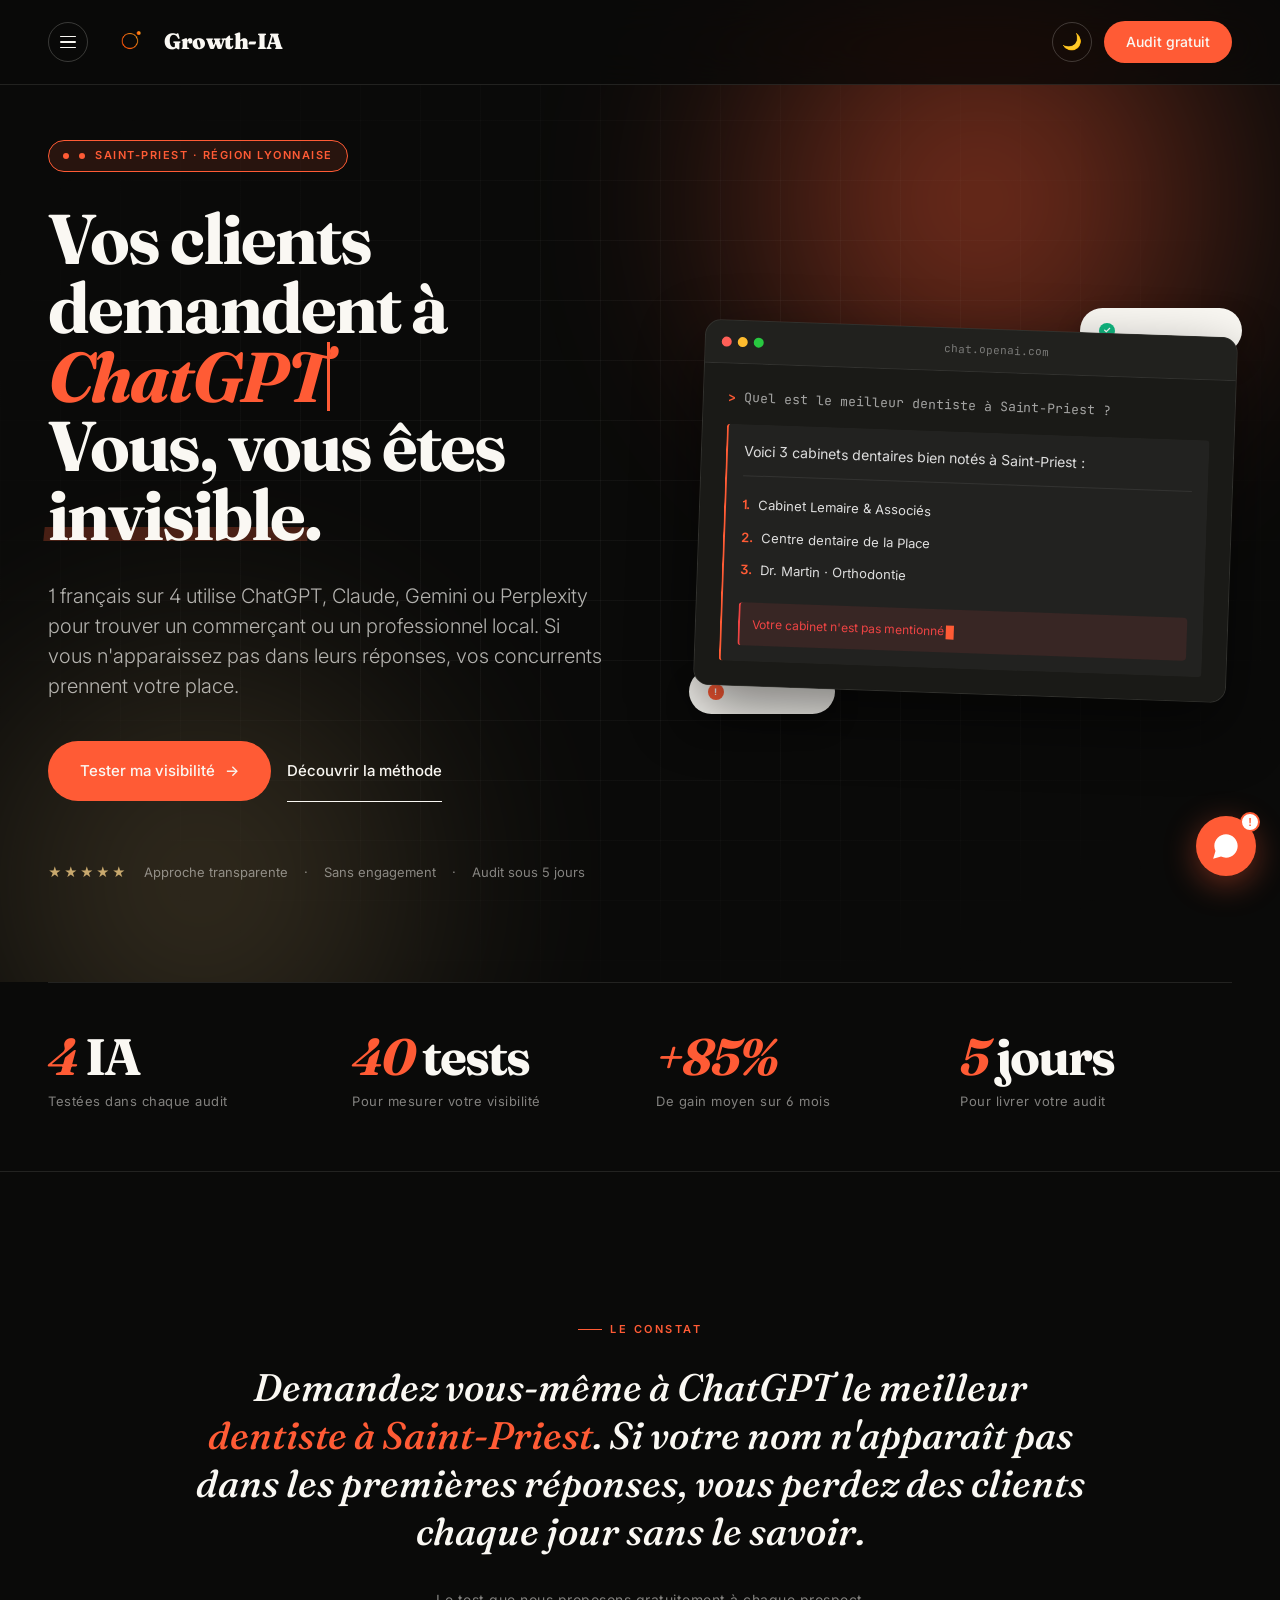
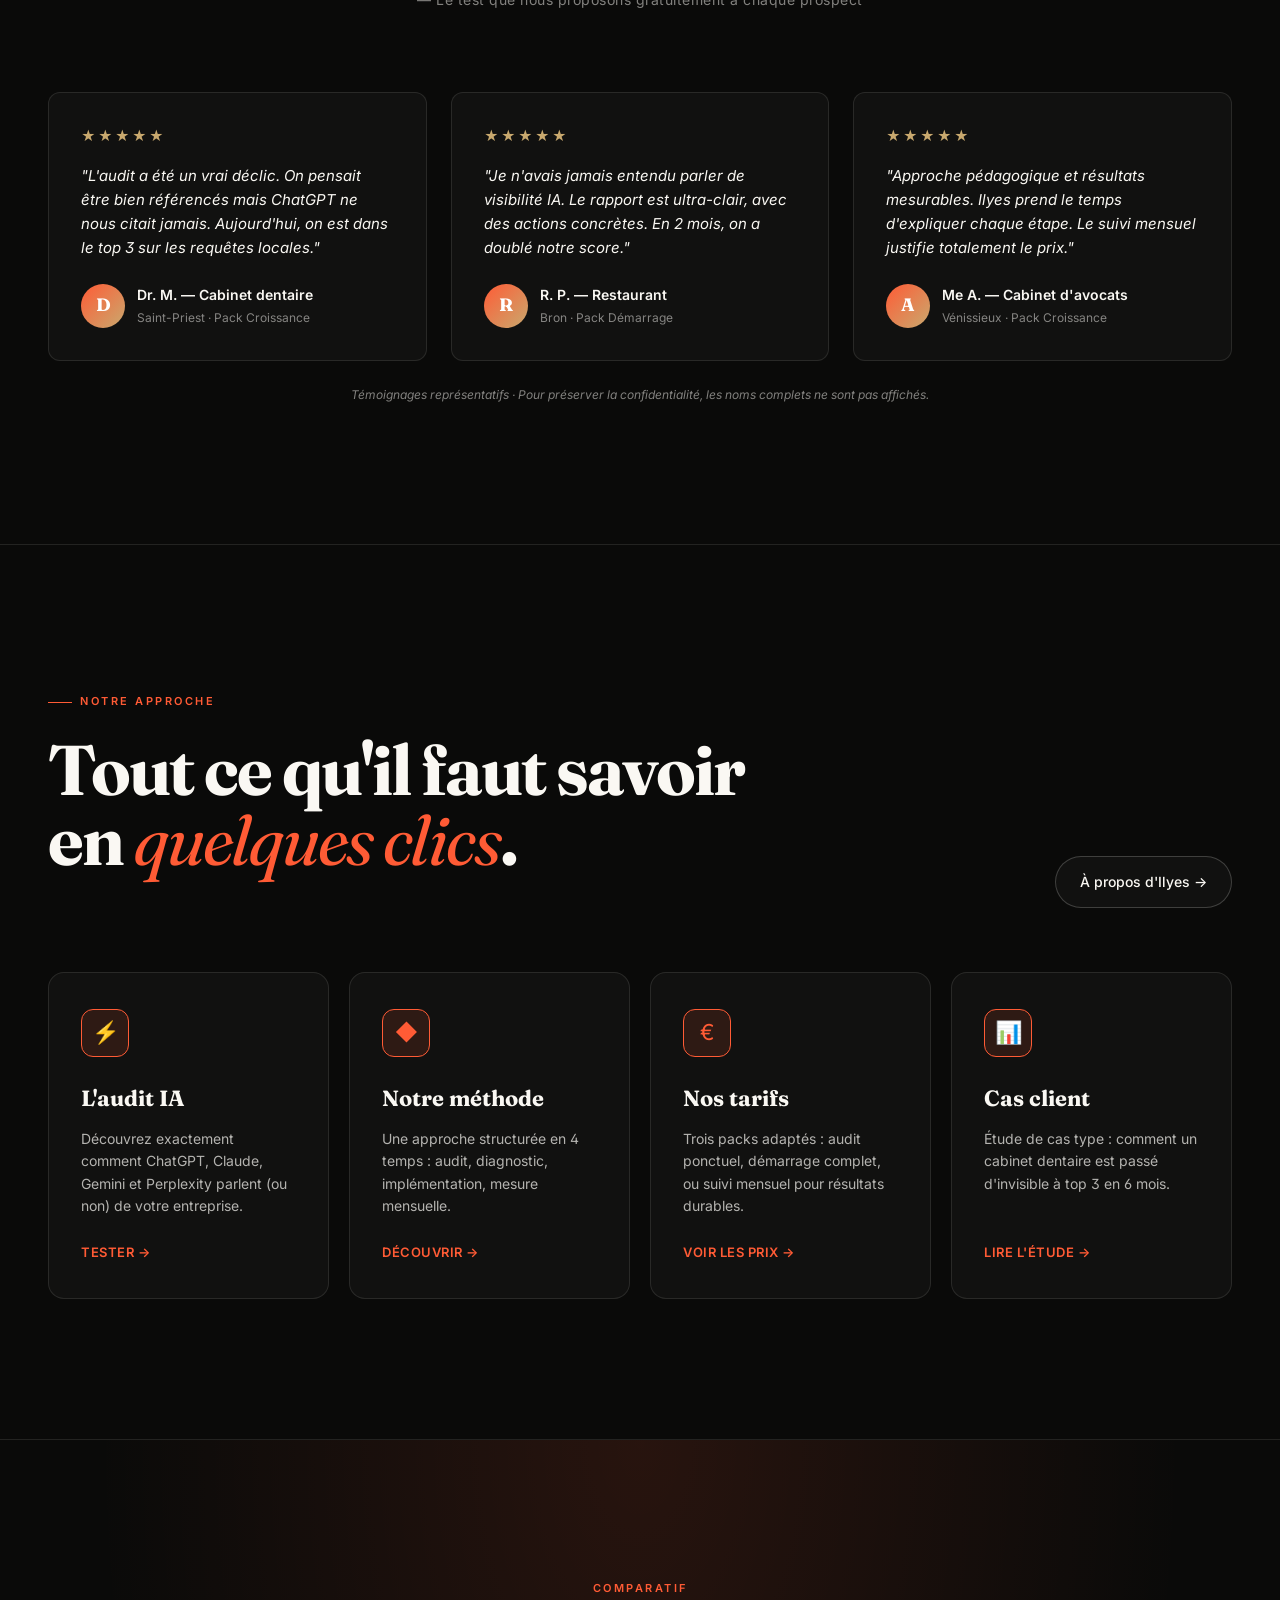
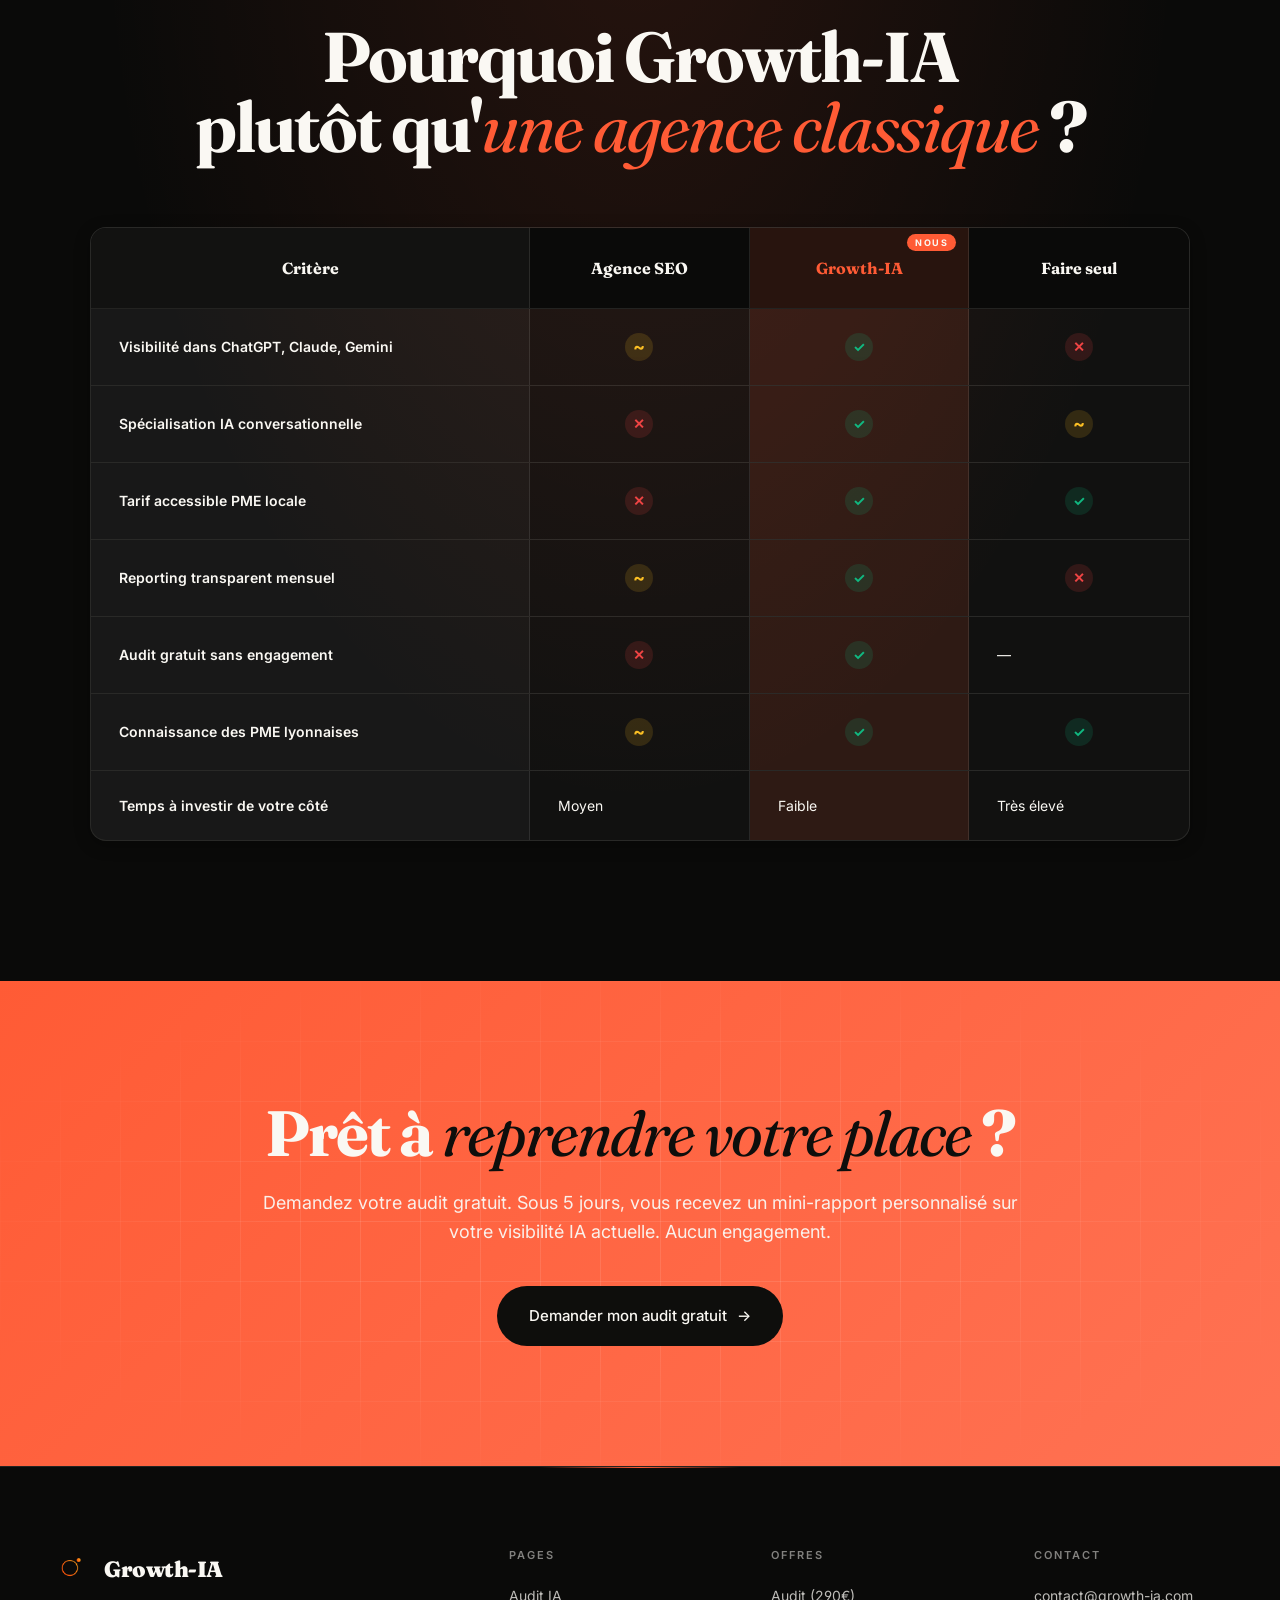
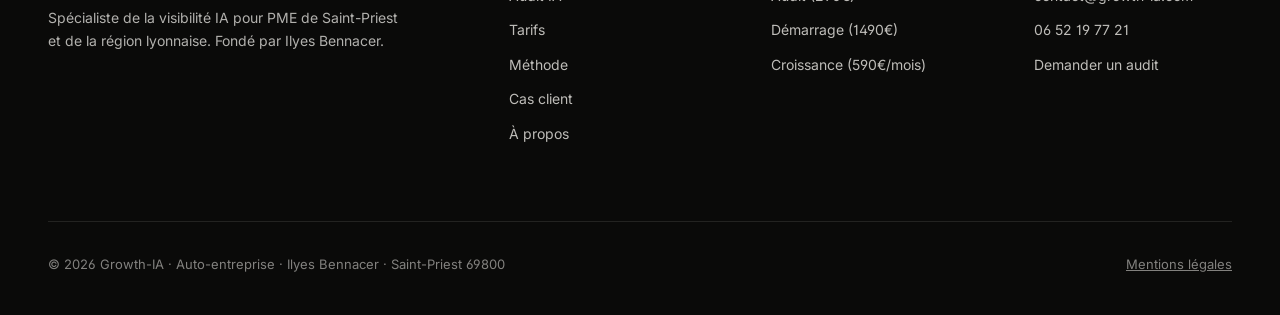
<file: index.html>
<!DOCTYPE html>
<html lang="fr">
<head>
<meta charset="UTF-8">
<meta name="viewport" content="width=device-width, initial-scale=1.0">
<title>Growth-IA — Visibilité IA pour PME à Saint-Priest et région lyonnaise</title>

<meta property="og:type" content="website">
<meta property="og:url" content="https://growth-ia.com/">
<meta property="og:title" content="Growth-IA — Visibilité IA pour PME à Saint-Priest et région lyonnaise">
<meta property="og:description" content="Audit et optimisation de votre visibilité dans ChatGPT, Claude, Gemini et Perplexity. Pour les PME de Saint-Priest.">
<meta property="og:image" content="https://growth-ia.com/assets/og-image.jpg">
<meta property="og:image:width" content="1200">
<meta property="og:image:height" content="630">
<meta property="og:site_name" content="Growth-IA">
<meta property="og:locale" content="fr_FR">

<meta name="twitter:card" content="summary_large_image">
<meta name="twitter:title" content="Growth-IA — Visibilité IA pour PME à Saint-Priest et région lyonnaise">
<meta name="twitter:description" content="Audit et optimisation de votre visibilité dans ChatGPT, Claude, Gemini et Perplexity. Pour les PME de Saint-Priest.">
<meta name="twitter:image" content="https://growth-ia.com/assets/og-image.jpg">

<meta name="description" content="Audit et optimisation de votre visibilité dans ChatGPT, Claude, Gemini et Perplexity. Pour les PME de Saint-Priest et de la région lyonnaise.">

<link rel="icon" type="image/png" sizes="32x32" href="assets/favicon.png">
<link rel="icon" type="image/png" sizes="16x16" href="assets/favicon.png">
<link rel="apple-touch-icon" sizes="180x180" href="assets/favicon.png">

<script type="application/ld+json">
{
  "@context": "https://schema.org",
  "@type": "ProfessionalService",
  "name": "Growth-IA",
  "description": "Spécialiste de la visibilité IA pour PME. Audit et optimisation de votre présence dans ChatGPT, Claude, Gemini et Perplexity.",
  "founder": {
    "@type": "Person",
    "name": "Ilyes Bennacer"
  },
  "address": {
    "@type": "PostalAddress",
    "streetAddress": "Rue des Pives",
    "addressLocality": "Saint-Priest",
    "postalCode": "69800",
    "addressCountry": "FR"
  },
  "areaServed": ["Saint-Priest", "Lyon", "Bron", "Vénissieux", "Mions", "Chassieu"],
  "telephone": "+33652197721",
  "email": "contact@growth-ia.com",
  "priceRange": "€€",
  "url": "https://growth-ia.com"
}
</script>

<link rel="preconnect" href="https://fonts.googleapis.com">
<link rel="preconnect" href="https://fonts.gstatic.com" crossorigin>
<link href="https://fonts.googleapis.com/css2?family=Fraunces:opsz,wght@9..144,400;9..144,500;9..144,700;9..144,900&family=Inter:wght@300;400;500;600&family=JetBrains+Mono:wght@400;500&display=swap" rel="stylesheet">
<link rel="stylesheet" href="styles.css">

<style>
/* HERO V4 — IMMERSIF */
.hero {
  min-height: 100vh;
  padding: 140px 48px 100px;
  position: relative;
  display: flex;
  align-items: center;
  background: var(--bg);
  overflow: hidden;
}
.hero-bg-grid {
  position: absolute;
  inset: 0;
  background-image: 
    linear-gradient(var(--grid) 1px, transparent 1px),
    linear-gradient(90deg, var(--grid) 1px, transparent 1px);
  background-size: 60px 60px;
  pointer-events: none;
  mask-image: radial-gradient(ellipse at center, black 30%, transparent 80%);
}
.hero-bg-orb {
  position: absolute;
  width: 800px;
  height: 800px;
  border-radius: 50%;
  pointer-events: none;
  filter: blur(80px);
  opacity: 0.5;
}
.hero-bg-orb-1 {
  top: -200px;
  right: -100px;
  background: radial-gradient(circle, var(--accent), transparent 60%);
  animation: orbFloat1 20s ease-in-out infinite;
}
.hero-bg-orb-2 {
  bottom: -300px;
  left: -200px;
  background: radial-gradient(circle, var(--gold), transparent 60%);
  opacity: 0.25;
  animation: orbFloat2 25s ease-in-out infinite;
}
@keyframes orbFloat1 {
  0%, 100% { transform: translate(0, 0) scale(1); }
  50% { transform: translate(-40px, 40px) scale(1.1); }
}
@keyframes orbFloat2 {
  0%, 100% { transform: translate(0, 0) scale(1); }
  50% { transform: translate(60px, -40px) scale(0.9); }
}

.hero-content {
  max-width: 1440px;
  margin: 0 auto;
  width: 100%;
  position: relative;
  z-index: 1;
  display: grid;
  grid-template-columns: 1.1fr 1fr;
  gap: 64px;
  align-items: center;
}

.hero-left { position: relative; }

.eyebrow {
  display: inline-flex;
  align-items: center;
  gap: 10px;
  padding: 6px 14px;
  background: var(--accent-soft);
  border: 1px solid var(--accent);
  color: var(--accent);
  border-radius: 100px;
  font-size: 11px;
  font-weight: 600;
  letter-spacing: 1.5px;
  text-transform: uppercase;
  margin-bottom: 32px;
}
.eyebrow::before {
  content: '';
  width: 6px; height: 6px;
  background: var(--accent);
  border-radius: 50%;
  animation: pulse 2s infinite;
}
.eyebrow .live-dot {
  display: inline-block;
  width: 6px; height: 6px;
  background: var(--accent);
  border-radius: 50%;
}

h1.hero-title {
  font-family: 'Fraunces', serif;
  font-size: clamp(40px, 5.5vw, 72px);
  font-weight: 700;
  line-height: 0.98;
  letter-spacing: -2px;
  margin-bottom: 32px;
  color: var(--ink);
}
h1.hero-title em {
  font-style: italic;
  color: var(--accent);
  font-weight: 400;
}
h1.hero-title .underline {
  position: relative;
  display: inline-block;
}
h1.hero-title .underline::after {
  content: '';
  position: absolute;
  bottom: 8px; left: -4px; right: -4px;
  height: 14px;
  background: var(--accent);
  opacity: 0.25;
  z-index: -1;
  transform: skewX(-6deg);
}
.typewriter {
  color: var(--accent);
  font-style: italic;
  border-right: 3px solid var(--accent);
  animation: blink 0.8s step-end infinite;
  display: inline-block;
}
@keyframes blink { 50% { border-color: transparent; } }

.hero-subtitle {
  font-size: 20px;
  line-height: 1.5;
  max-width: 560px;
  color: var(--ink-soft);
  margin-bottom: 40px;
  font-weight: 300;
}

.hero-ctas {
  display: flex;
  gap: 16px;
  flex-wrap: wrap;
  align-items: center;
  margin-bottom: 60px;
}

.hero-trust {
  display: flex;
  align-items: center;
  gap: 16px;
  font-size: 13px;
  color: var(--ink-mute);
  flex-wrap: wrap;
}
.hero-trust .stars { color: var(--gold); letter-spacing: 2px; }
.hero-trust .divider { color: var(--ink-mute); }

/* HERO RIGHT — MOCKUP CHATGPT */
.hero-right {
  position: relative;
}
.chatgpt-mockup {
  background: #1a1a17;
  border: 1px solid var(--border);
  border-radius: 16px;
  padding: 0;
  box-shadow: 0 24px 60px rgba(0,0,0,0.5);
  overflow: hidden;
  transform: rotate(2deg);
  transition: transform 0.4s;
}
.chatgpt-mockup:hover { transform: rotate(0deg) scale(1.02); }

.chatgpt-header {
  padding: 12px 16px;
  background: rgba(255,255,255,0.03);
  border-bottom: 1px solid rgba(255,255,255,0.08);
  display: flex;
  align-items: center;
  gap: 8px;
}
.chatgpt-header-dots { display: flex; gap: 6px; }
.chatgpt-header-dots span {
  width: 10px; height: 10px;
  border-radius: 50%;
  background: rgba(255,255,255,0.2);
}
.chatgpt-header-dots span:first-child { background: #ff5f57; }
.chatgpt-header-dots span:nth-child(2) { background: #febc2e; }
.chatgpt-header-dots span:nth-child(3) { background: #28c840; }
.chatgpt-header-title {
  flex: 1;
  text-align: center;
  font-size: 11px;
  color: rgba(255,255,255,0.4);
  font-family: 'JetBrains Mono', monospace;
}

.chatgpt-body {
  padding: 24px;
  background: #1a1a17;
  color: rgba(255,255,255,0.95);
}

.chatgpt-question {
  font-family: 'JetBrains Mono', monospace;
  font-size: 13px;
  color: rgba(255,255,255,0.6);
  margin-bottom: 16px;
  display: flex;
  gap: 8px;
}
.chatgpt-question::before {
  content: '>';
  color: var(--accent);
  font-weight: bold;
}

.chatgpt-answer {
  background: rgba(255,255,255,0.04);
  border-left: 2px solid var(--accent);
  padding: 16px;
  border-radius: 4px;
  font-size: 14px;
  line-height: 1.6;
  color: rgba(255,255,255,0.85);
}
.chatgpt-answer-typing {
  display: inline-block;
  width: 8px;
  height: 14px;
  background: var(--accent);
  vertical-align: middle;
  margin-left: 2px;
  animation: blink 0.8s step-end infinite;
}
.chatgpt-recommendations {
  margin-top: 12px;
  padding-top: 12px;
  border-top: 1px solid rgba(255,255,255,0.08);
}
.chatgpt-rec-item {
  padding: 6px 0;
  font-size: 13px;
  display: flex;
  gap: 8px;
}
.chatgpt-rec-item .num { color: var(--accent); font-weight: 600; }
.chatgpt-rec-item.highlighted {
  background: var(--accent-soft);
  margin: 0 -8px;
  padding: 8px;
  border-radius: 4px;
  border-left: 2px solid var(--accent);
}
.chatgpt-rec-item.highlighted::after {
  content: '← VOUS';
  font-size: 9px;
  letter-spacing: 1px;
  color: var(--accent);
  font-weight: 700;
  margin-left: auto;
  align-self: center;
}

/* Floating tag */
.float-tag {
  position: absolute;
  background: var(--ink);
  color: var(--paper);
  padding: 12px 18px;
  border-radius: 100px;
  font-size: 12px;
  font-weight: 500;
  display: flex;
  align-items: center;
  gap: 8px;
  box-shadow: 0 12px 24px rgba(0,0,0,0.3);
  border: 1px solid var(--border-strong);
  animation: floatTag 4s ease-in-out infinite;
}
.float-tag-1 {
  top: -20px;
  right: -10px;
  animation-delay: 0s;
}
.float-tag-2 {
  bottom: -20px;
  left: -10px;
  animation-delay: 1s;
}
@keyframes floatTag {
  0%, 100% { transform: translateY(0); }
  50% { transform: translateY(-8px); }
}
.float-tag .icon {
  width: 16px;
  height: 16px;
  background: var(--green);
  border-radius: 50%;
  display: flex;
  align-items: center;
  justify-content: center;
  color: white;
  font-size: 9px;
  font-weight: bold;
}
.float-tag .icon.warn { background: var(--accent); }

/* HERO STATS */
.hero-stats {
  display: grid;
  grid-template-columns: repeat(4, 1fr);
  gap: 32px;
  padding-top: 48px;
  border-top: 1px solid var(--border);
  position: relative;
  z-index: 1;
  max-width: 1280px;
  margin: 0 auto;
}
.stat .num {
  font-family: 'Fraunces', serif;
  font-size: clamp(36px, 4vw, 56px);
  font-weight: 700;
  letter-spacing: -2px;
  line-height: 1;
}
.stat .num em { color: var(--accent); font-style: italic; }
.stat .lbl {
  font-size: 13px;
  color: var(--ink-mute);
  margin-top: 8px;
  letter-spacing: 0.5px;
}

/* SECTION SOCIAL PROOF */
.proof-section {
  padding: 140px 48px;
  background: var(--bg);
  position: relative;
  border-top: 1px solid var(--border);
}
.proof-content { max-width: 1200px; margin: 0 auto; }

.proof-quote {
  text-align: center;
  margin-bottom: 80px;
}
.proof-quote blockquote {
  font-family: 'Fraunces', serif;
  font-size: clamp(28px, 3vw, 44px);
  line-height: 1.25;
  font-style: italic;
  font-weight: 500;
  max-width: 900px;
  margin: 0 auto 32px;
  color: var(--ink);
}
.proof-quote blockquote em { color: var(--accent); }
.proof-quote cite {
  font-style: normal;
  font-size: 14px;
  color: var(--ink-mute);
  letter-spacing: 0.5px;
}

.testimonials-grid {
  display: grid;
  grid-template-columns: repeat(auto-fit, minmax(320px, 1fr));
  gap: 24px;
  margin-top: 64px;
}
.testimonial {
  background: var(--bg-card);
  border: 1px solid var(--border);
  border-radius: 12px;
  padding: 32px;
  transition: all 0.4s;
  position: relative;
}
.testimonial:hover {
  border-color: var(--accent);
  transform: translateY(-4px);
  box-shadow: var(--shadow-card);
}
.testimonial-stars {
  color: var(--gold);
  font-size: 14px;
  letter-spacing: 2px;
  margin-bottom: 16px;
}
.testimonial-text {
  font-size: 15px;
  line-height: 1.6;
  color: var(--ink);
  margin-bottom: 24px;
  font-style: italic;
}
.testimonial-author {
  display: flex;
  align-items: center;
  gap: 12px;
}
.testimonial-avatar {
  width: 44px;
  height: 44px;
  border-radius: 50%;
  background: linear-gradient(135deg, var(--accent), var(--gold));
  display: flex;
  align-items: center;
  justify-content: center;
  color: white;
  font-family: 'Fraunces', serif;
  font-weight: 700;
  font-size: 18px;
}
.testimonial-author-info .name {
  font-weight: 600;
  font-size: 14px;
  color: var(--ink);
}
.testimonial-author-info .role {
  font-size: 12px;
  color: var(--ink-mute);
  margin-top: 2px;
}
.testimonial-disclaimer {
  text-align: center;
  margin-top: 24px;
  font-size: 12px;
  color: var(--ink-mute);
  font-style: italic;
}

/* SECTION OFFRES (4 cartes) */
.offers-section {
  padding: 140px 48px;
  background: var(--bg);
  border-top: 1px solid var(--border);
}
.offers-content { max-width: 1280px; margin: 0 auto; }
.offers-header {
  display: flex;
  justify-content: space-between;
  align-items: end;
  margin-bottom: 64px;
  flex-wrap: wrap;
  gap: 24px;
}
.offers-header-text { flex: 1; min-width: 300px; }
.offers-header-cta { font-size: 14px; }

.cards-grid {
  display: grid;
  grid-template-columns: repeat(auto-fit, minmax(260px, 1fr));
  gap: 20px;
}
.preview-card {
  background: var(--bg-card);
  border: 1px solid var(--border);
  border-radius: 16px;
  padding: 36px 32px;
  transition: all 0.4s cubic-bezier(0.4,0,0.2,1);
  text-decoration: none;
  color: var(--ink);
  display: flex;
  flex-direction: column;
  position: relative;
  overflow: hidden;
}
.preview-card::before {
  content: '';
  position: absolute;
  top: 0; left: 0;
  width: 100%; height: 3px;
  background: var(--accent);
  transform: scaleX(0);
  transform-origin: left;
  transition: transform 0.5s;
}
.preview-card:hover::before { transform: scaleX(1); }
.preview-card:hover {
  transform: translateY(-6px);
  border-color: var(--accent);
  box-shadow: var(--shadow-card);
  background: color-mix(in srgb, var(--bg-card) 80%, var(--accent) 5%);
}
.preview-card-icon {
  width: 48px;
  height: 48px;
  border-radius: 12px;
  background: var(--accent-soft);
  display: flex;
  align-items: center;
  justify-content: center;
  margin-bottom: 24px;
  color: var(--accent);
  font-size: 22px;
  border: 1px solid var(--accent);
}
.preview-card h3 {
  font-family: 'Fraunces', serif;
  font-size: 22px;
  margin-bottom: 12px;
  font-weight: 700;
  color: var(--ink);
}
.preview-card p {
  color: var(--ink-soft);
  font-size: 14px;
  line-height: 1.6;
  margin-bottom: 24px;
  flex: 1;
}
.preview-card-link {
  font-size: 13px;
  font-weight: 600;
  color: var(--accent);
  letter-spacing: 0.5px;
  text-transform: uppercase;
  display: inline-flex;
  align-items: center;
  gap: 8px;
  transition: gap 0.3s;
}
.preview-card:hover .preview-card-link { gap: 14px; }

/* SECTION COMPARATIF */
.compare-section {
  padding: 140px 48px;
  background: var(--bg);
  border-top: 1px solid var(--border);
  position: relative;
}
.compare-section::before {
  content: '';
  position: absolute;
  inset: 0;
  background: radial-gradient(ellipse at top, var(--accent-soft), transparent 60%);
  pointer-events: none;
}
.compare-content { max-width: 1100px; margin: 0 auto; position: relative; }

.compare-table {
  background: var(--bg-card);
  border: 1px solid var(--border);
  border-radius: 16px;
  overflow: hidden;
  margin-top: 64px;
  box-shadow: var(--shadow-card);
}
.compare-row {
  display: grid;
  grid-template-columns: 2fr 1fr 1fr 1fr;
  border-bottom: 1px solid var(--border);
}
.compare-row:last-child { border-bottom: none; }
.compare-row.header {
  background: var(--bg);
}
.compare-cell {
  padding: 24px 28px;
  font-size: 14px;
  line-height: 1.5;
  border-right: 1px solid var(--border);
  display: flex;
  align-items: center;
}
.compare-cell:last-child { border-right: none; }
.compare-cell.label {
  font-weight: 600;
  color: var(--ink);
  background: var(--bg-card);
}
.compare-row.header .compare-cell {
  font-family: 'Fraunces', serif;
  font-size: 16px;
  font-weight: 700;
  text-align: center;
  justify-content: center;
  padding: 28px 24px;
  color: var(--ink);
}
.compare-row.header .compare-cell.featured {
  background: var(--accent-soft);
  color: var(--accent);
  position: relative;
}
.compare-row.header .compare-cell.featured::after {
  content: 'NOUS';
  position: absolute;
  top: 6px;
  right: 12px;
  background: var(--accent);
  color: var(--paper);
  font-size: 9px;
  letter-spacing: 1.5px;
  padding: 2px 8px;
  border-radius: 100px;
  font-family: 'Inter', sans-serif;
  font-weight: 700;
}
.compare-cell.featured {
  background: var(--accent-soft);
}
.compare-icon {
  display: inline-flex;
  align-items: center;
  justify-content: center;
  width: 28px;
  height: 28px;
  border-radius: 50%;
  font-weight: bold;
  margin-right: auto;
  margin-left: auto;
}
.compare-icon.yes {
  background: rgba(16,185,129,0.15);
  color: #10b981;
}
.compare-icon.no {
  background: rgba(239,68,68,0.15);
  color: #ef4444;
}
.compare-icon.partial {
  background: rgba(251,191,36,0.15);
  color: #fbbf24;
  font-size: 18px;
}

/* CTA FINAL */
.cta-final {
  background: linear-gradient(135deg, var(--accent), #ff7253);
  padding: 120px 48px;
  text-align: center;
  position: relative;
  overflow: hidden;
}
.cta-final::before {
  content: '';
  position: absolute;
  inset: 0;
  background-image: 
    linear-gradient(rgba(255,255,255,0.1) 1px, transparent 1px),
    linear-gradient(90deg, rgba(255,255,255,0.1) 1px, transparent 1px);
  background-size: 60px 60px;
  pointer-events: none;
  mask-image: radial-gradient(ellipse at center, black 30%, transparent 80%);
}
.cta-final-content { position: relative; z-index: 1; max-width: 800px; margin: 0 auto; }
.cta-final h2 {
  color: #faf8f3;
  margin-bottom: 24px;
  font-size: clamp(40px, 5vw, 64px);
}
.cta-final h2 em { color: #0e0e0c; font-style: italic; }
.cta-final p {
  font-size: 18px;
  color: rgba(250,248,243,0.95);
  margin-bottom: 40px;
}
.cta-final .btn-primary {
  background: #0e0e0c;
  color: #faf8f3;
}
.cta-final .btn-primary:hover {
  background: #2a2a25;
  box-shadow: 0 16px 40px rgba(0,0,0,0.3);
}

/* RESPONSIVE */
@media (max-width: 1024px) {
  .hero-content { grid-template-columns: 1fr; gap: 60px; }
  .hero-right { order: -1; max-width: 480px; }
  .hero-stats { grid-template-columns: repeat(2, 1fr); gap: 32px; }
}
@media (max-width: 768px) {
  .hero { padding: 120px 20px 60px; }
  .hero-stats { padding-top: 32px; margin-top: 48px; }
  .stat .num { font-size: 36px; }
  .proof-section, .offers-section, .compare-section, .cta-final { padding-left: 20px; padding-right: 20px; }
  .proof-section, .offers-section, .compare-section { padding-top: 80px; padding-bottom: 80px; }
  .cta-final { padding-top: 80px; padding-bottom: 80px; }
  .compare-row { grid-template-columns: 1.5fr 1fr 1fr 1fr; }
  .compare-cell { padding: 16px 12px; font-size: 12px; }
  .compare-cell.label { font-size: 13px; }
}
</style>
</head>
<body>

<div class="scroll-progress" id="scrollProgress"></div>

<!-- NAVIGATION -->
<nav id="nav">
  <div class="nav-left">
    <button class="menu-toggle" aria-label="Ouvrir le menu">
      <span class="menu-toggle-icon"><span></span><span></span><span></span></span>
    </button>
    <a href="/" class="logo"><img src="assets/logo-symbole.png" alt="Growth-IA" class="logo-img"><span class="logo-text">Growth-IA</span></a>
  </div>
  <div class="nav-actions">
    <button class="theme-toggle" id="themeToggle" aria-label="Changer de thème">
      <span class="icon-moon">🌙</span>
      <span class="icon-sun">☀️</span>
    </button>
    <a href="/contact" class="cta-nav">Audit gratuit</a>
  </div>
</nav>

<div class="nav-overlay" id="navOverlay"></div>

<aside class="nav-panel" id="navPanel">
  <ul class="nav-links">
    <li><a href="/" class="active">Accueil</a></li>
    <li><a href="/audit">Audit IA</a></li>
    <li><a href="/tarifs">Tarifs</a></li>
    <li><a href="/methode">Méthode</a></li>
    <li><a href="/cas-client">Cas client</a></li>
    <li><a href="/blog">Blog</a></li>
    <li><a href="/apropos">À propos</a></li>
    <li><a href="/contact">Contact</a></li>
  </ul>
  <div class="nav-panel-footer">
    <div class="nav-panel-footer-label">Contact direct</div>
    <div class="nav-panel-footer-contact">
      <a href="mailto:contact@growth-ia.com">contact@growth-ia.com</a>
      <a href="tel:0652197721">06 52 19 77 21</a>
      <a href="https://growth-ia.com">growth-ia.com</a>
    </div>
  </div>
</aside>

<!-- HERO -->
<section class="hero">
  <div class="hero-bg-orb hero-bg-orb-1"></div>
  <div class="hero-bg-orb hero-bg-orb-2"></div>
  <div class="hero-bg-grid"></div>
  
  <div class="hero-content">
    <div class="hero-left">
      <div class="eyebrow fade-in">
        <span class="live-dot"></span>
        Saint-Priest · Région lyonnaise
      </div>
      
      <h1 class="hero-title fade-in">
        Vos clients<br>
        demandent à <span class="typewriter" id="typewriter">ChatGPT</span><br>
        Vous, vous êtes<br>
        <span class="underline">invisible</span>.
      </h1>
      
      <p class="hero-subtitle fade-in">
        1 français sur 4 utilise ChatGPT, Claude, Gemini ou Perplexity pour trouver un commerçant ou un professionnel local. Si vous n'apparaissez pas dans leurs réponses, vos concurrents prennent votre place.
      </p>
      
      <div class="hero-ctas fade-in">
        <a href="/audit" class="btn-primary">
          Tester ma visibilité
          <span>→</span>
        </a>
        <a href="/methode" class="btn-secondary">Découvrir la méthode</a>
      </div>
      
      <div class="hero-trust fade-in">
        <span class="stars">★★★★★</span>
        <span>Approche transparente</span>
        <span class="divider">·</span>
        <span>Sans engagement</span>
        <span class="divider">·</span>
        <span>Audit sous 5 jours</span>
      </div>
    </div>
    
    <div class="hero-right fade-in">
      <div class="float-tag float-tag-1">
        <span class="icon">✓</span>
        Cité par ChatGPT
      </div>
      <div class="float-tag float-tag-2">
        <span class="icon warn">!</span>
        Vous : invisible
      </div>
      
      <div class="chatgpt-mockup">
        <div class="chatgpt-header">
          <div class="chatgpt-header-dots">
            <span></span><span></span><span></span>
          </div>
          <div class="chatgpt-header-title">chat.openai.com</div>
        </div>
        <div class="chatgpt-body">
          <div class="chatgpt-question">
            Quel est le meilleur dentiste à Saint-Priest ?
          </div>
          <div class="chatgpt-answer">
            Voici 3 cabinets dentaires bien notés à Saint-Priest :
            <div class="chatgpt-recommendations">
              <div class="chatgpt-rec-item"><span class="num">1.</span><span>Cabinet Lemaire & Associés</span></div>
              <div class="chatgpt-rec-item"><span class="num">2.</span><span>Centre dentaire de la Place</span></div>
              <div class="chatgpt-rec-item"><span class="num">3.</span><span>Dr. Martin · Orthodontie</span></div>
            </div>
            <div style="margin-top: 16px; padding: 12px; background: rgba(239,68,68,0.1); border-left: 2px solid #ef4444; border-radius: 4px; font-size: 12px; color: #ef4444;">
              Votre cabinet n'est pas mentionné<span class="chatgpt-answer-typing"></span>
            </div>
          </div>
        </div>
      </div>
    </div>
  </div>
</section>

<!-- HERO STATS BAR -->
<section style="background: var(--bg); padding: 0 48px 60px;">
  <div class="hero-stats">
    <div class="stat fade-in">
      <div class="num"><em>4</em> IA</div>
      <div class="lbl">Testées dans chaque audit</div>
    </div>
    <div class="stat fade-in">
      <div class="num"><em>40</em> tests</div>
      <div class="lbl">Pour mesurer votre visibilité</div>
    </div>
    <div class="stat fade-in">
      <div class="num"><em>+85%</em></div>
      <div class="lbl">De gain moyen sur 6 mois</div>
    </div>
    <div class="stat fade-in">
      <div class="num"><em>5</em> jours</div>
      <div class="lbl">Pour livrer votre audit</div>
    </div>
  </div>
</section>

<!-- SECTION SOCIAL PROOF -->
<section class="proof-section">
  <div class="proof-content">
    <div class="proof-quote">
      <div class="section-label fade-in">Le constat</div>
      <blockquote class="fade-in">
        Demandez vous-même à ChatGPT le meilleur <em>dentiste à Saint-Priest</em>. Si votre nom n'apparaît pas dans les premières réponses, vous perdez des clients chaque jour sans le savoir.
      </blockquote>
      <cite class="fade-in">— Le test que nous proposons gratuitement à chaque prospect</cite>
    </div>
    
    <div class="testimonials-grid">
      <div class="testimonial fade-in">
        <div class="testimonial-stars">★★★★★</div>
        <p class="testimonial-text">
          "L'audit a été un vrai déclic. On pensait être bien référencés mais ChatGPT ne nous citait jamais. Aujourd'hui, on est dans le top 3 sur les requêtes locales."
        </p>
        <div class="testimonial-author">
          <div class="testimonial-avatar">D</div>
          <div class="testimonial-author-info">
            <div class="name">Dr. M. — Cabinet dentaire</div>
            <div class="role">Saint-Priest · Pack Croissance</div>
          </div>
        </div>
      </div>
      <div class="testimonial fade-in">
        <div class="testimonial-stars">★★★★★</div>
        <p class="testimonial-text">
          "Je n'avais jamais entendu parler de visibilité IA. Le rapport est ultra-clair, avec des actions concrètes. En 2 mois, on a doublé notre score."
        </p>
        <div class="testimonial-author">
          <div class="testimonial-avatar">R</div>
          <div class="testimonial-author-info">
            <div class="name">R. P. — Restaurant</div>
            <div class="role">Bron · Pack Démarrage</div>
          </div>
        </div>
      </div>
      <div class="testimonial fade-in">
        <div class="testimonial-stars">★★★★★</div>
        <p class="testimonial-text">
          "Approche pédagogique et résultats mesurables. Ilyes prend le temps d'expliquer chaque étape. Le suivi mensuel justifie totalement le prix."
        </p>
        <div class="testimonial-author">
          <div class="testimonial-avatar">A</div>
          <div class="testimonial-author-info">
            <div class="name">Me A. — Cabinet d'avocats</div>
            <div class="role">Vénissieux · Pack Croissance</div>
          </div>
        </div>
      </div>
    </div>
    <p class="testimonial-disclaimer">Témoignages représentatifs · Pour préserver la confidentialité, les noms complets ne sont pas affichés.</p>
  </div>
</section>

<!-- SECTION OFFRES (4 cartes) -->
<section class="offers-section">
  <div class="offers-content">
    <div class="offers-header">
      <div class="offers-header-text">
        <div class="section-label fade-in">Notre approche</div>
        <h2 class="section-title fade-in">Tout ce qu'il faut savoir<br>en <em>quelques clics</em>.</h2>
      </div>
      <a href="/apropos" class="btn-ghost offers-header-cta">
        À propos d'Ilyes →
      </a>
    </div>
    
    <div class="cards-grid">
      <a href="/audit" class="preview-card fade-in">
        <div class="preview-card-icon">⚡</div>
        <h3>L'audit IA</h3>
        <p>Découvrez exactement comment ChatGPT, Claude, Gemini et Perplexity parlent (ou non) de votre entreprise.</p>
        <span class="preview-card-link">Tester →</span>
      </a>
      
      <a href="/methode" class="preview-card fade-in">
        <div class="preview-card-icon">◆</div>
        <h3>Notre méthode</h3>
        <p>Une approche structurée en 4 temps : audit, diagnostic, implémentation, mesure mensuelle.</p>
        <span class="preview-card-link">Découvrir →</span>
      </a>
      
      <a href="/tarifs" class="preview-card fade-in">
        <div class="preview-card-icon">€</div>
        <h3>Nos tarifs</h3>
        <p>Trois packs adaptés : audit ponctuel, démarrage complet, ou suivi mensuel pour résultats durables.</p>
        <span class="preview-card-link">Voir les prix →</span>
      </a>
      
      <a href="/cas-client" class="preview-card fade-in">
        <div class="preview-card-icon">📊</div>
        <h3>Cas client</h3>
        <p>Étude de cas type : comment un cabinet dentaire est passé d'invisible à top 3 en 6 mois.</p>
        <span class="preview-card-link">Lire l'étude →</span>
      </a>
    </div>
  </div>
</section>

<!-- SECTION COMPARATIF -->
<section class="compare-section">
  <div class="compare-content">
    <div class="section-label fade-in" style="text-align: center; display: block; text-align: center;">Comparatif</div>
    <h2 class="section-title fade-in" style="text-align: center;">Pourquoi Growth-IA<br>plutôt qu'<em>une agence classique</em> ?</h2>
    
    <div class="compare-table fade-in">
      <div class="compare-row header">
        <div class="compare-cell label">Critère</div>
        <div class="compare-cell">Agence SEO</div>
        <div class="compare-cell featured">Growth-IA</div>
        <div class="compare-cell">Faire seul</div>
      </div>
      <div class="compare-row">
        <div class="compare-cell label">Visibilité dans ChatGPT, Claude, Gemini</div>
        <div class="compare-cell"><span class="compare-icon partial">~</span></div>
        <div class="compare-cell featured"><span class="compare-icon yes">✓</span></div>
        <div class="compare-cell"><span class="compare-icon no">✕</span></div>
      </div>
      <div class="compare-row">
        <div class="compare-cell label">Spécialisation IA conversationnelle</div>
        <div class="compare-cell"><span class="compare-icon no">✕</span></div>
        <div class="compare-cell featured"><span class="compare-icon yes">✓</span></div>
        <div class="compare-cell"><span class="compare-icon partial">~</span></div>
      </div>
      <div class="compare-row">
        <div class="compare-cell label">Tarif accessible PME locale</div>
        <div class="compare-cell"><span class="compare-icon no">✕</span></div>
        <div class="compare-cell featured"><span class="compare-icon yes">✓</span></div>
        <div class="compare-cell"><span class="compare-icon yes">✓</span></div>
      </div>
      <div class="compare-row">
        <div class="compare-cell label">Reporting transparent mensuel</div>
        <div class="compare-cell"><span class="compare-icon partial">~</span></div>
        <div class="compare-cell featured"><span class="compare-icon yes">✓</span></div>
        <div class="compare-cell"><span class="compare-icon no">✕</span></div>
      </div>
      <div class="compare-row">
        <div class="compare-cell label">Audit gratuit sans engagement</div>
        <div class="compare-cell"><span class="compare-icon no">✕</span></div>
        <div class="compare-cell featured"><span class="compare-icon yes">✓</span></div>
        <div class="compare-cell">—</div>
      </div>
      <div class="compare-row">
        <div class="compare-cell label">Connaissance des PME lyonnaises</div>
        <div class="compare-cell"><span class="compare-icon partial">~</span></div>
        <div class="compare-cell featured"><span class="compare-icon yes">✓</span></div>
        <div class="compare-cell"><span class="compare-icon yes">✓</span></div>
      </div>
      <div class="compare-row">
        <div class="compare-cell label">Temps à investir de votre côté</div>
        <div class="compare-cell">Moyen</div>
        <div class="compare-cell featured">Faible</div>
        <div class="compare-cell">Très élevé</div>
      </div>
    </div>
  </div>
</section>

<!-- CTA FINAL -->
<section class="cta-final">
  <div class="cta-final-content">
    <h2 class="section-title">Prêt à <em>reprendre votre place</em> ?</h2>
    <p>Demandez votre audit gratuit. Sous 5 jours, vous recevez un mini-rapport personnalisé sur votre visibilité IA actuelle. Aucun engagement.</p>
    <a href="/contact" class="btn-primary">
      Demander mon audit gratuit
      <span>→</span>
    </a>
  </div>
</section>

<!-- FOOTER -->
<footer>
  <div class="footer-content">
    <div>
      <a href="/" class="logo" style="margin-bottom: 16px;"><img src="assets/logo-symbole.png" alt="Growth-IA" class="logo-img"><span class="logo-text">Growth-IA</span></a>
      <p class="footer-brand">
        Spécialiste de la visibilité IA pour PME de Saint-Priest et de la région lyonnaise. Fondé par Ilyes Bennacer.
      </p>
    </div>
    <div class="footer-col">
      <h4>Pages</h4>
      <a href="/audit">Audit IA</a>
      <a href="/tarifs">Tarifs</a>
      <a href="/methode">Méthode</a>
      <a href="/cas-client">Cas client</a>
      <a href="/apropos">À propos</a>
    </div>
    <div class="footer-col">
      <h4>Offres</h4>
      <a href="/tarifs#audit">Audit (290€)</a>
      <a href="/tarifs#demarrage">Démarrage (1490€)</a>
      <a href="/tarifs#croissance">Croissance (590€/mois)</a>
    </div>
    <div class="footer-col">
      <h4>Contact</h4>
      <a href="mailto:contact@growth-ia.com">contact@growth-ia.com</a>
      <a href="tel:0652197721">06 52 19 77 21</a>
      <a href="/contact">Demander un audit</a>
    </div>
  </div>
  <div class="footer-bottom">
    <span>© 2026 Growth-IA · Auto-entreprise · Ilyes Bennacer · Saint-Priest 69800</span>
    <span><a href="/mentions" style="color: inherit;">Mentions légales</a></span>
  </div>
</footer>

<!-- CHATBOT -->
<button class="chat-bubble-trigger" id="chatTrigger" aria-label="Ouvrir le chat">
  <svg viewBox="0 0 24 24" xmlns="http://www.w3.org/2000/svg">
    <path d="M12 2C6.48 2 2 6.48 2 12c0 1.54.36 3 .97 4.29L1 23l6.71-1.97C9 21.64 10.46 22 12 22h.01c5.52 0 10-4.48 10-10S17.52 2 12 2z"/>
  </svg>
  <span class="chat-badge" id="chatBadge">!</span>
</button>

<div class="chat-window" id="chatWindow">
  <div class="chat-header">
    <div class="chat-avatar-bot">G</div>
    <div class="chat-header-info">
      <div class="name">Assistant Growth-IA</div>
      <div class="status">En ligne · Réponse instantanée</div>
    </div>
  </div>
  <div class="chat-messages" id="chatMessages"></div>
  <div class="chat-typing" id="chatTyping"><span></span><span></span><span></span></div>
  <div class="chat-suggestions" id="chatSuggestions" style="display: none;"></div>
  <div class="chat-input-wrap">
    <input type="text" class="chat-input" id="chatInput" placeholder="Posez votre question..." autocomplete="off">
    <button class="chat-send" id="chatSend" aria-label="Envoyer">→</button>
  </div>
</div>

<script src="script.js"></script>
<script>
// Effet machine à écrire
const aiNames = ['ChatGPT', 'Claude', 'Gemini', 'Perplexity'];
const typewriter = document.getElementById('typewriter');
let twIndex = 0, charIndex = 0, isDeleting = false;

function typewriterEffect() {
  if (!typewriter) return;
  const current = aiNames[twIndex];
  if (!isDeleting) {
    typewriter.textContent = current.substring(0, charIndex + 1);
    charIndex++;
    if (charIndex === current.length) {
      isDeleting = true;
      setTimeout(typewriterEffect, 2000);
      return;
    }
    setTimeout(typewriterEffect, 100);
  } else {
    typewriter.textContent = current.substring(0, charIndex - 1);
    charIndex--;
    if (charIndex === 0) {
      isDeleting = false;
      twIndex = (twIndex + 1) % aiNames.length;
    }
    setTimeout(typewriterEffect, 50);
  }
}
setTimeout(typewriterEffect, 1500);
</script>

</body>
</html>
</file>
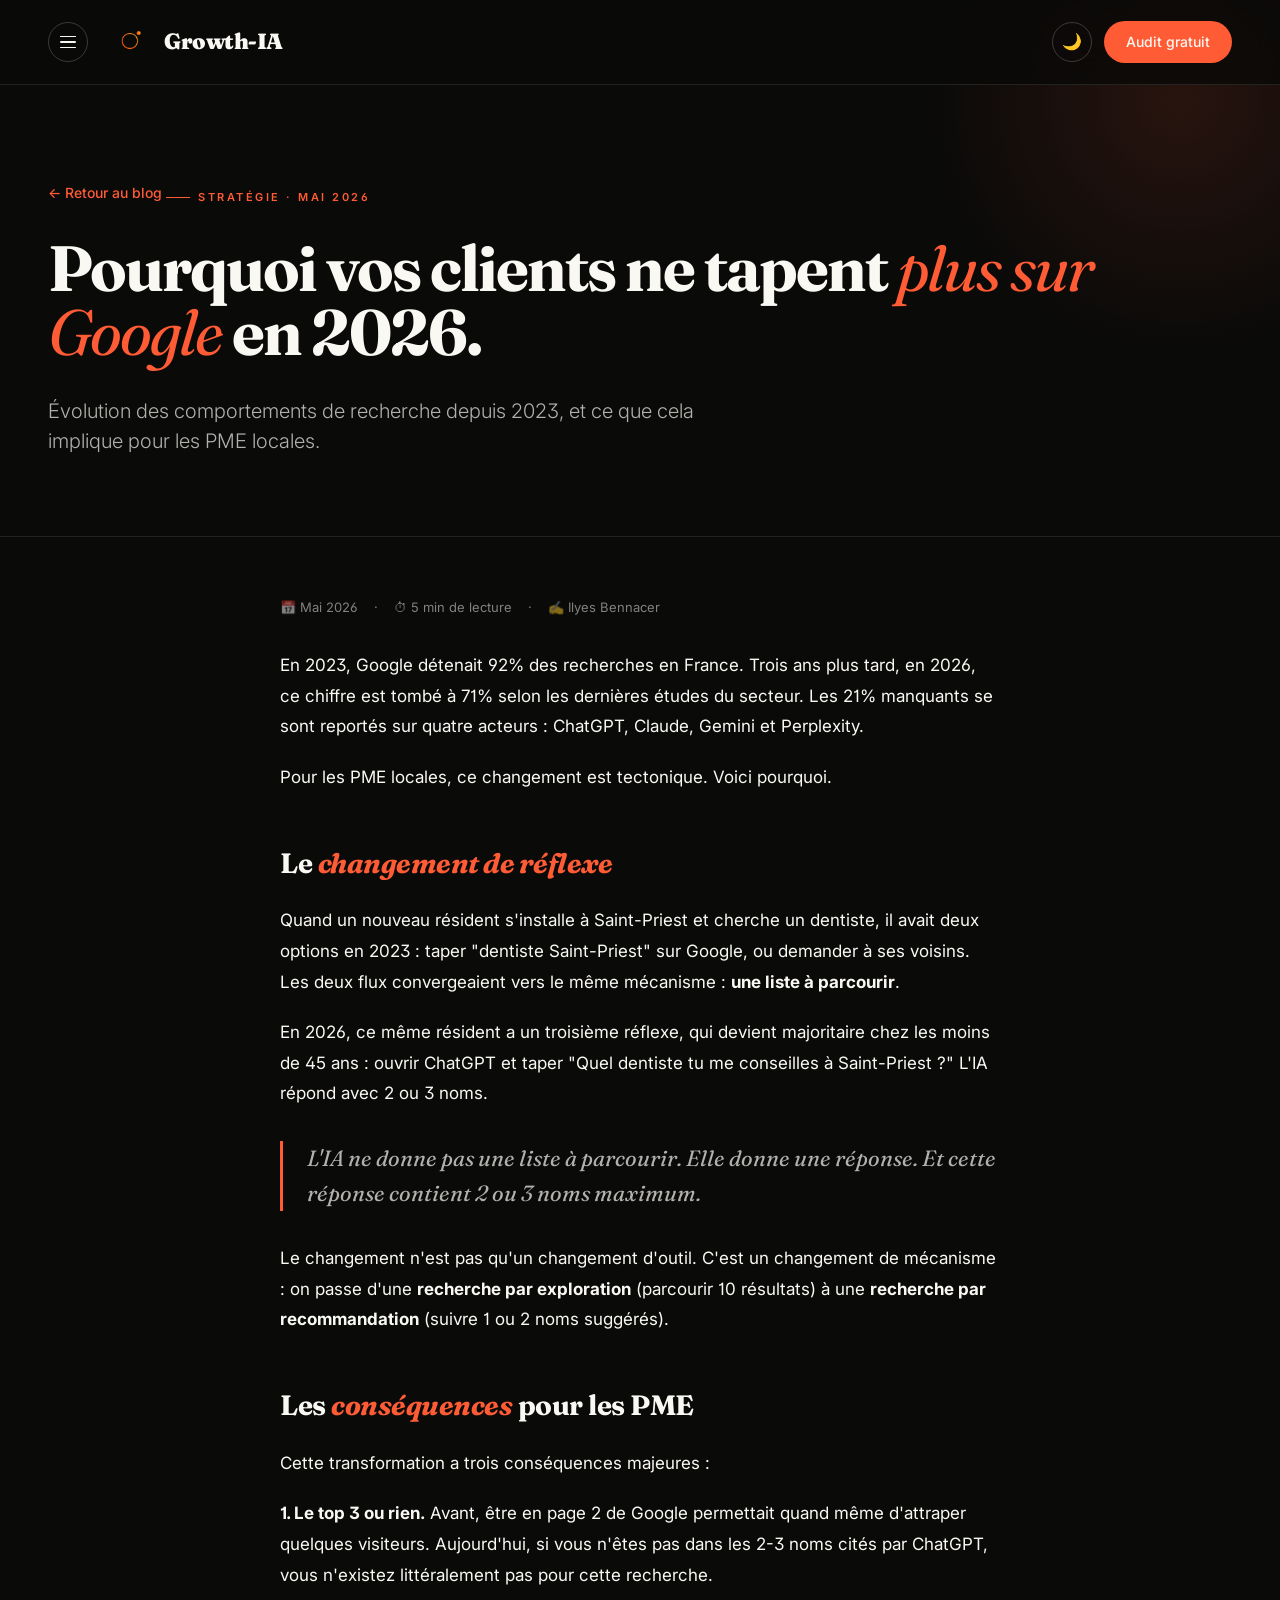
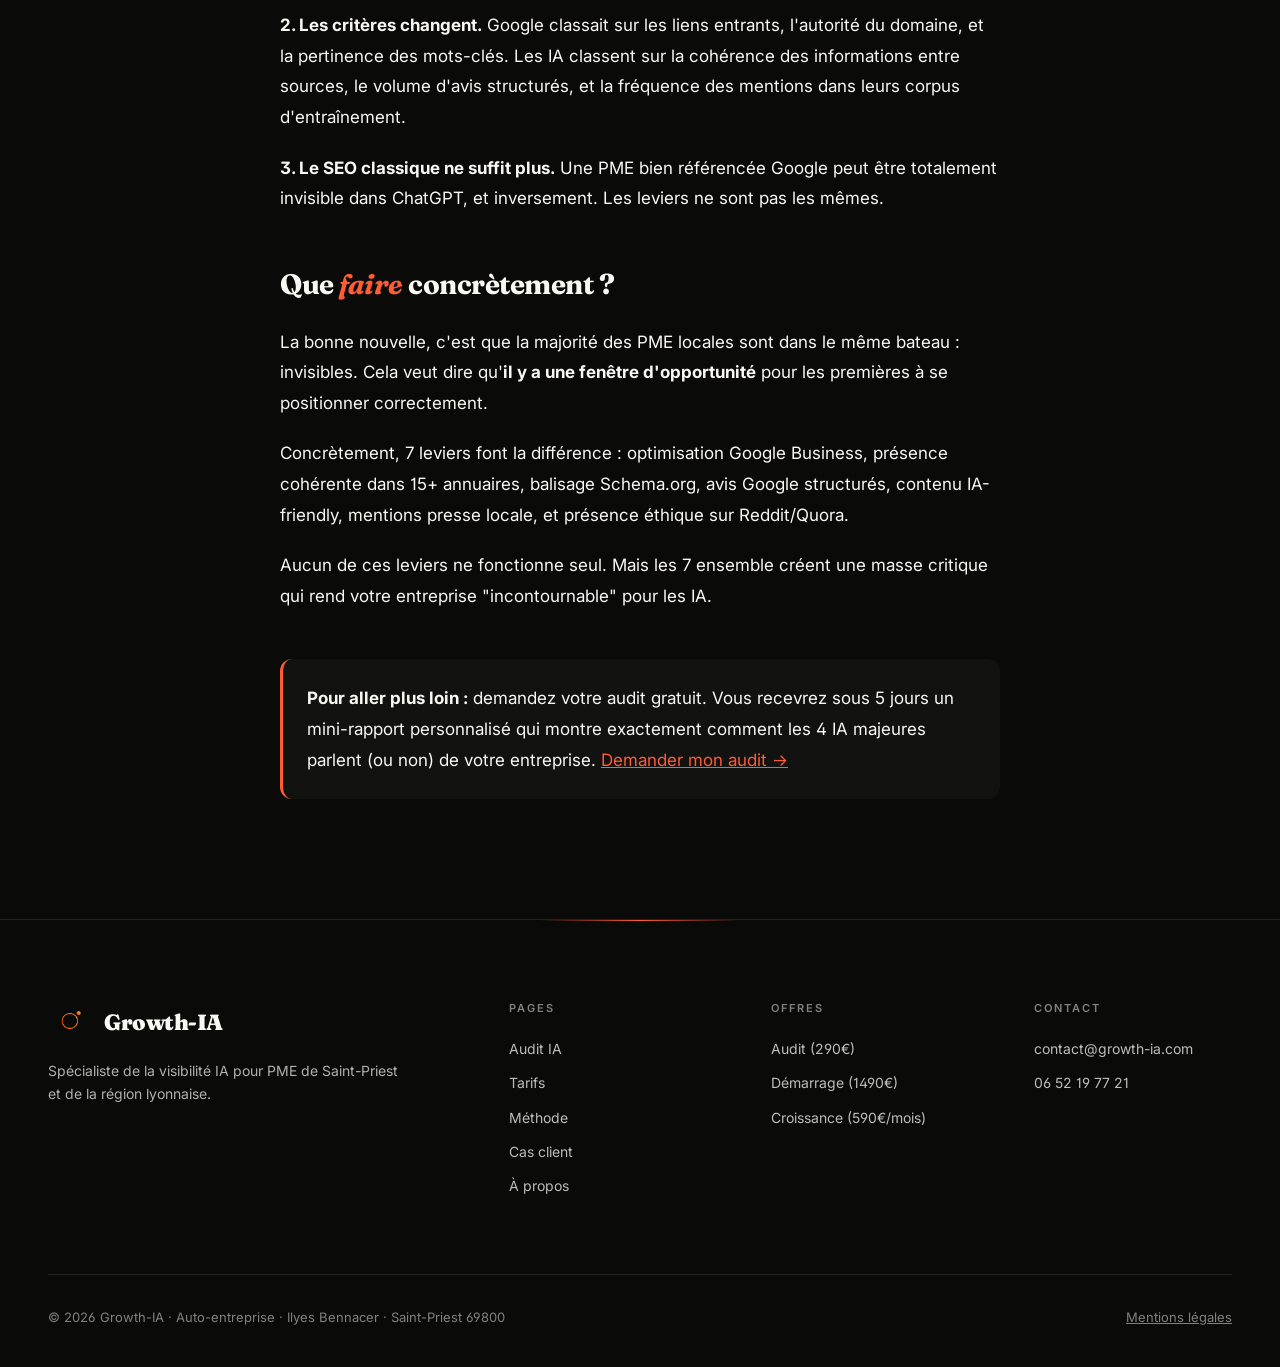
<file: article-1.html>
<!DOCTYPE html>
<html lang="fr">
<head>
<meta charset="UTF-8">
<meta name="viewport" content="width=device-width, initial-scale=1.0">
<title>Pourquoi vos clients ne tapent plus sur Google en 2026 · Growth-IA</title>
<meta name="description" content="Évolution des comportements de recherche : pourquoi vos clients utilisent maintenant ChatGPT pour trouver un commerçant local.">
<link rel="icon" type="image/png" sizes="32x32" href="../assets/favicon.png">
<link rel="icon" type="image/png" sizes="16x16" href="../assets/favicon.png">
<link rel="apple-touch-icon" sizes="180x180" href="../assets/favicon.png">
<link rel="preconnect" href="https://fonts.googleapis.com">
<link rel="preconnect" href="https://fonts.gstatic.com" crossorigin>
<link href="https://fonts.googleapis.com/css2?family=Fraunces:opsz,wght@9..144,400;9..144,500;9..144,700;9..144,900&family=Inter:wght@300;400;500;600&display=swap" rel="stylesheet">
<link rel="stylesheet" href="../styles.css">
<style>
.article-section { padding: 60px 48px 100px; background: var(--bg); }
.article-content { max-width: 720px; margin: 0 auto; }
.article-meta {
  display: flex;
  gap: 16px;
  font-size: 13px;
  color: var(--ink-mute);
  margin-bottom: 32px;
}
.article-content h2 {
  font-family: 'Fraunces', serif;
  font-size: 28px;
  margin-top: 48px;
  margin-bottom: 20px;
  letter-spacing: -0.5px;
}
.article-content h2 em { color: var(--accent); font-style: italic; }
.article-content p { font-size: 17px; line-height: 1.8; margin-bottom: 20px; color: var(--ink); }
.article-content strong { color: var(--ink); }
.article-content blockquote {
  border-left: 3px solid var(--accent);
  padding-left: 24px;
  margin: 32px 0;
  font-family: 'Fraunces', serif;
  font-size: 22px;
  font-style: italic;
  color: var(--ink-soft);
}
.article-back {
  display: inline-flex;
  align-items: center;
  gap: 8px;
  color: var(--accent);
  text-decoration: none;
  font-size: 14px;
  font-weight: 500;
  margin-bottom: 32px;
}
@media (max-width: 768px) {
  .article-section { padding: 40px 20px 80px; }
}
</style>
</head>
<body>
<div class="scroll-progress" id="scrollProgress"></div>
<nav id="nav">
  <div class="nav-left">
    <button class="menu-toggle" aria-label="Ouvrir le menu">
      <span class="menu-toggle-icon"><span></span><span></span><span></span></span>
    </button>
    <a href="/" class="logo"><img src="../assets/logo-symbole.png" alt="Growth-IA" class="logo-img"><span class="logo-text">Growth-IA</span></a>
  </div>
  <div class="nav-actions">
    <button class="theme-toggle" id="themeToggle" aria-label="Changer de thème">
      <span class="icon-moon">🌙</span>
      <span class="icon-sun">☀️</span>
    </button>
    <a href="/contact" class="cta-nav">Audit gratuit</a>
  </div>
</nav>

<div class="nav-overlay" id="navOverlay"></div>

<aside class="nav-panel" id="navPanel">
  <ul class="nav-links">
    <li><a href="/">Accueil</a></li>
    <li><a href="/audit">Audit IA</a></li>
    <li><a href="/tarifs">Tarifs</a></li>
    <li><a href="/methode">Méthode</a></li>
    <li><a href="/cas-client">Cas client</a></li>
    <li><a href="/blog" class="active">Blog</a></li>
    <li><a href="/apropos">À propos</a></li>
    <li><a href="/contact">Contact</a></li>
  </ul>
  <div class="nav-panel-footer">
    <div class="nav-panel-footer-label">Contact direct</div>
    <div class="nav-panel-footer-contact">
      <a href="mailto:contact@growth-ia.com">contact@growth-ia.com</a>
      <a href="tel:0652197721">06 52 19 77 21</a>
      <a href="https://growth-ia.com">growth-ia.com</a>
    </div>
  </div>
</aside>

<section class="page-hero">
  <div class="page-hero-content">
    <a href="/blog" class="article-back">← Retour au blog</a>
    <div class="section-label fade-in">Stratégie · Mai 2026</div>
    <h1 class="page-title fade-in" style="font-size: clamp(36px, 5vw, 64px);">Pourquoi vos clients ne tapent <em>plus sur Google</em> en 2026.</h1>
    <p class="page-hero-subtitle fade-in">Évolution des comportements de recherche depuis 2023, et ce que cela implique pour les PME locales.</p>
  </div>
</section>

<section class="article-section">
  <div class="article-content">
    <div class="article-meta fade-in">
      <span>📅 Mai 2026</span>
      <span>·</span>
      <span>⏱ 5 min de lecture</span>
      <span>·</span>
      <span>✍ Ilyes Bennacer</span>
    </div>

    <p class="fade-in">En 2023, Google détenait 92% des recherches en France. Trois ans plus tard, en 2026, ce chiffre est tombé à 71% selon les dernières études du secteur. Les 21% manquants se sont reportés sur quatre acteurs : ChatGPT, Claude, Gemini et Perplexity.</p>

    <p class="fade-in">Pour les PME locales, ce changement est tectonique. Voici pourquoi.</p>

    <h2 class="fade-in">Le <em>changement de réflexe</em></h2>

    <p class="fade-in">Quand un nouveau résident s'installe à Saint-Priest et cherche un dentiste, il avait deux options en 2023 : taper "dentiste Saint-Priest" sur Google, ou demander à ses voisins. Les deux flux convergeaient vers le même mécanisme : <strong>une liste à parcourir</strong>.</p>

    <p class="fade-in">En 2026, ce même résident a un troisième réflexe, qui devient majoritaire chez les moins de 45 ans : ouvrir ChatGPT et taper "Quel dentiste tu me conseilles à Saint-Priest ?" L'IA répond avec 2 ou 3 noms.</p>

    <blockquote class="fade-in">
      L'IA ne donne pas une liste à parcourir. Elle donne une réponse. Et cette réponse contient 2 ou 3 noms maximum.
    </blockquote>

    <p class="fade-in">Le changement n'est pas qu'un changement d'outil. C'est un changement de mécanisme : on passe d'une <strong>recherche par exploration</strong> (parcourir 10 résultats) à une <strong>recherche par recommandation</strong> (suivre 1 ou 2 noms suggérés).</p>

    <h2 class="fade-in">Les <em>conséquences</em> pour les PME</h2>

    <p class="fade-in">Cette transformation a trois conséquences majeures :</p>

    <p class="fade-in"><strong>1. Le top 3 ou rien.</strong> Avant, être en page 2 de Google permettait quand même d'attraper quelques visiteurs. Aujourd'hui, si vous n'êtes pas dans les 2-3 noms cités par ChatGPT, vous n'existez littéralement pas pour cette recherche.</p>

    <p class="fade-in"><strong>2. Les critères changent.</strong> Google classait sur les liens entrants, l'autorité du domaine, et la pertinence des mots-clés. Les IA classent sur la cohérence des informations entre sources, le volume d'avis structurés, et la fréquence des mentions dans leurs corpus d'entraînement.</p>

    <p class="fade-in"><strong>3. Le SEO classique ne suffit plus.</strong> Une PME bien référencée Google peut être totalement invisible dans ChatGPT, et inversement. Les leviers ne sont pas les mêmes.</p>

    <h2 class="fade-in">Que <em>faire</em> concrètement ?</h2>

    <p class="fade-in">La bonne nouvelle, c'est que la majorité des PME locales sont dans le même bateau : invisibles. Cela veut dire qu'<strong>il y a une fenêtre d'opportunité</strong> pour les premières à se positionner correctement.</p>

    <p class="fade-in">Concrètement, 7 leviers font la différence : optimisation Google Business, présence cohérente dans 15+ annuaires, balisage Schema.org, avis Google structurés, contenu IA-friendly, mentions presse locale, et présence éthique sur Reddit/Quora.</p>

    <p class="fade-in">Aucun de ces leviers ne fonctionne seul. Mais les 7 ensemble créent une masse critique qui rend votre entreprise "incontournable" pour les IA.</p>

    <p class="fade-in" style="margin-top: 48px; padding: 24px; background: var(--bg-card); border-radius: 12px; border-left: 3px solid var(--accent);">
      <strong>Pour aller plus loin :</strong> demandez votre audit gratuit. Vous recevrez sous 5 jours un mini-rapport personnalisé qui montre exactement comment les 4 IA majeures parlent (ou non) de votre entreprise. <a href="/contact" style="color: var(--accent);">Demander mon audit →</a>
    </p>
  </div>
</section>

<footer>
  <div class="footer-content">
    <div>
      <a href="/" class="logo" style="margin-bottom: 16px;"><img src="../assets/logo-symbole.png" alt="Growth-IA" class="logo-img"><span class="logo-text">Growth-IA</span></a>
      <p class="footer-brand">Spécialiste de la visibilité IA pour PME de Saint-Priest et de la région lyonnaise.</p>
    </div>
    <div class="footer-col"><h4>Pages</h4><a href="/audit">Audit IA</a><a href="/tarifs">Tarifs</a><a href="/methode">Méthode</a><a href="/cas-client">Cas client</a><a href="/apropos">À propos</a></div>
    <div class="footer-col"><h4>Offres</h4><a href="/tarifs#audit">Audit (290€)</a><a href="/tarifs#demarrage">Démarrage (1490€)</a><a href="/tarifs#croissance">Croissance (590€/mois)</a></div>
    <div class="footer-col"><h4>Contact</h4><a href="mailto:contact@growth-ia.com">contact@growth-ia.com</a><a href="tel:0652197721">06 52 19 77 21</a></div>
  </div>
  <div class="footer-bottom">
    <span>© 2026 Growth-IA · Auto-entreprise · Ilyes Bennacer · Saint-Priest 69800</span>
    <span><a href="/mentions" style="color: inherit;">Mentions légales</a></span>
  </div>
</footer>

<script src="../script.js"></script>
</body>
</html>
</file>
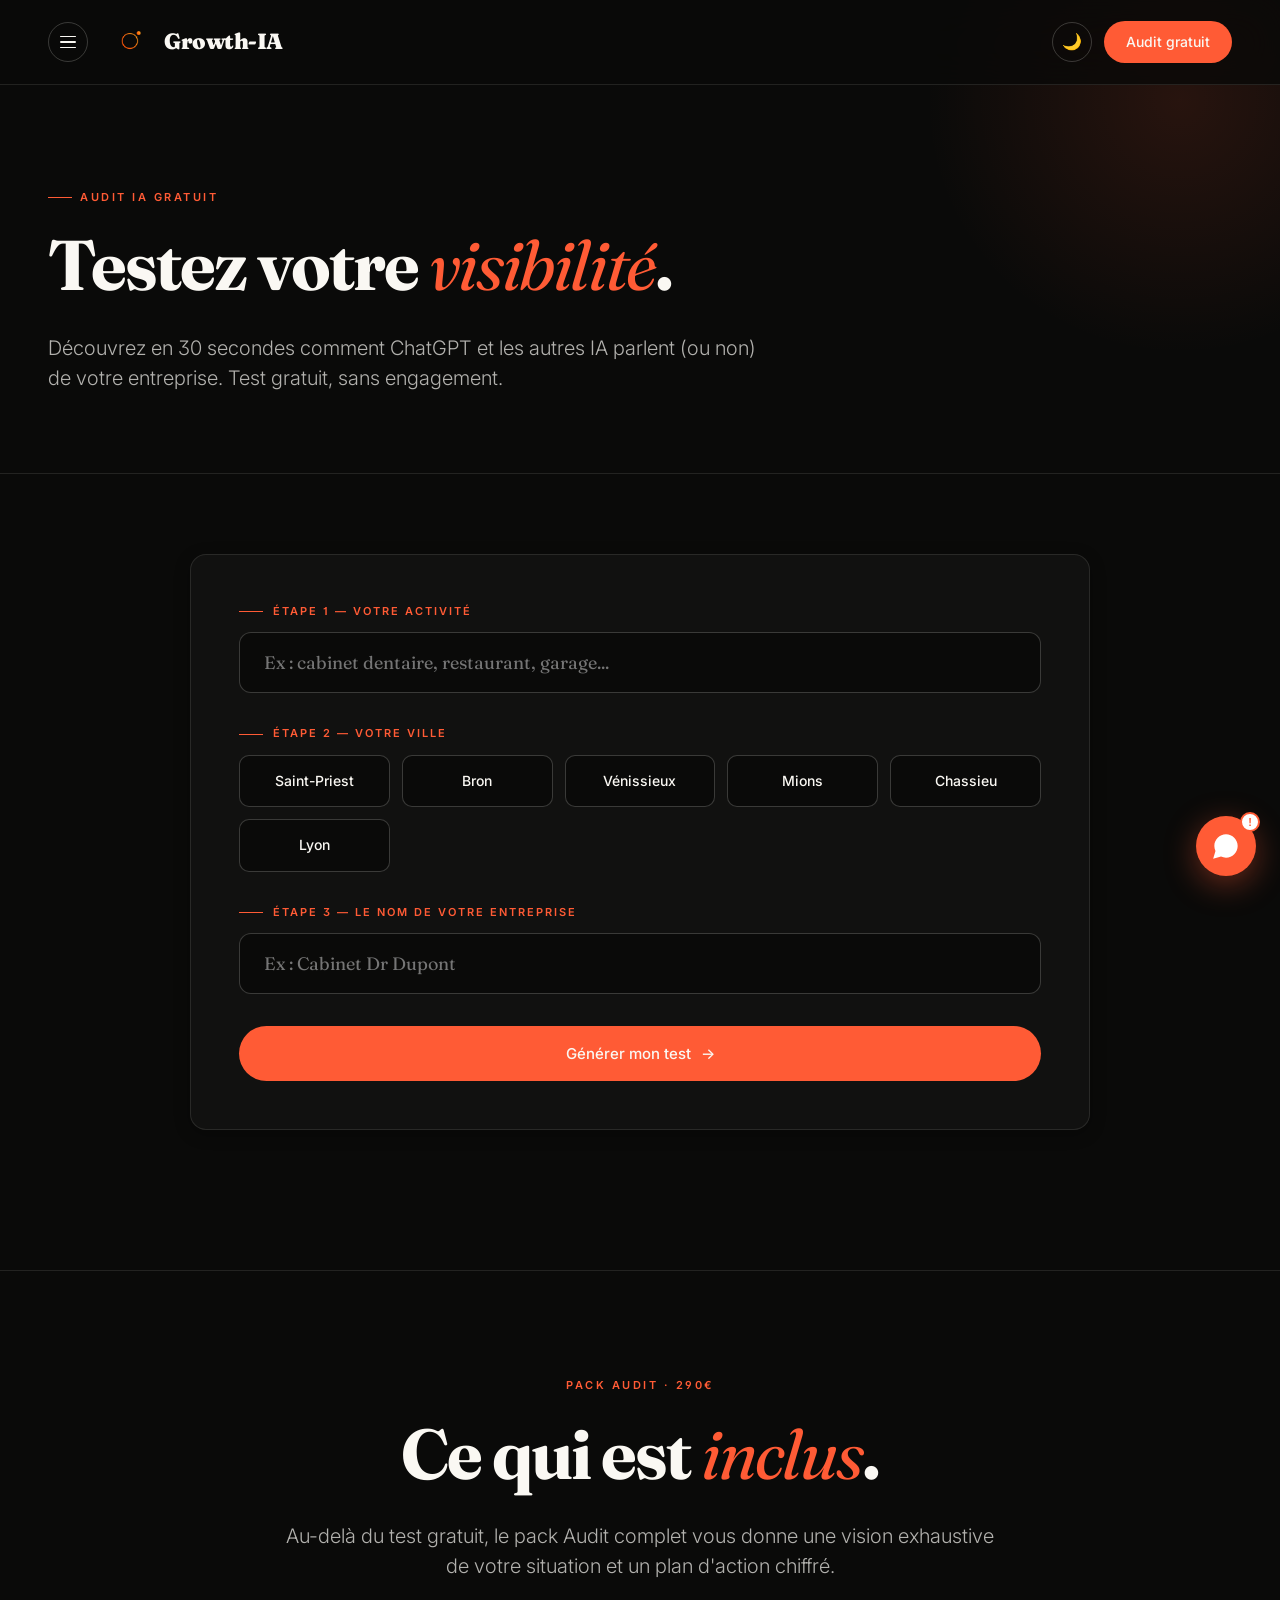
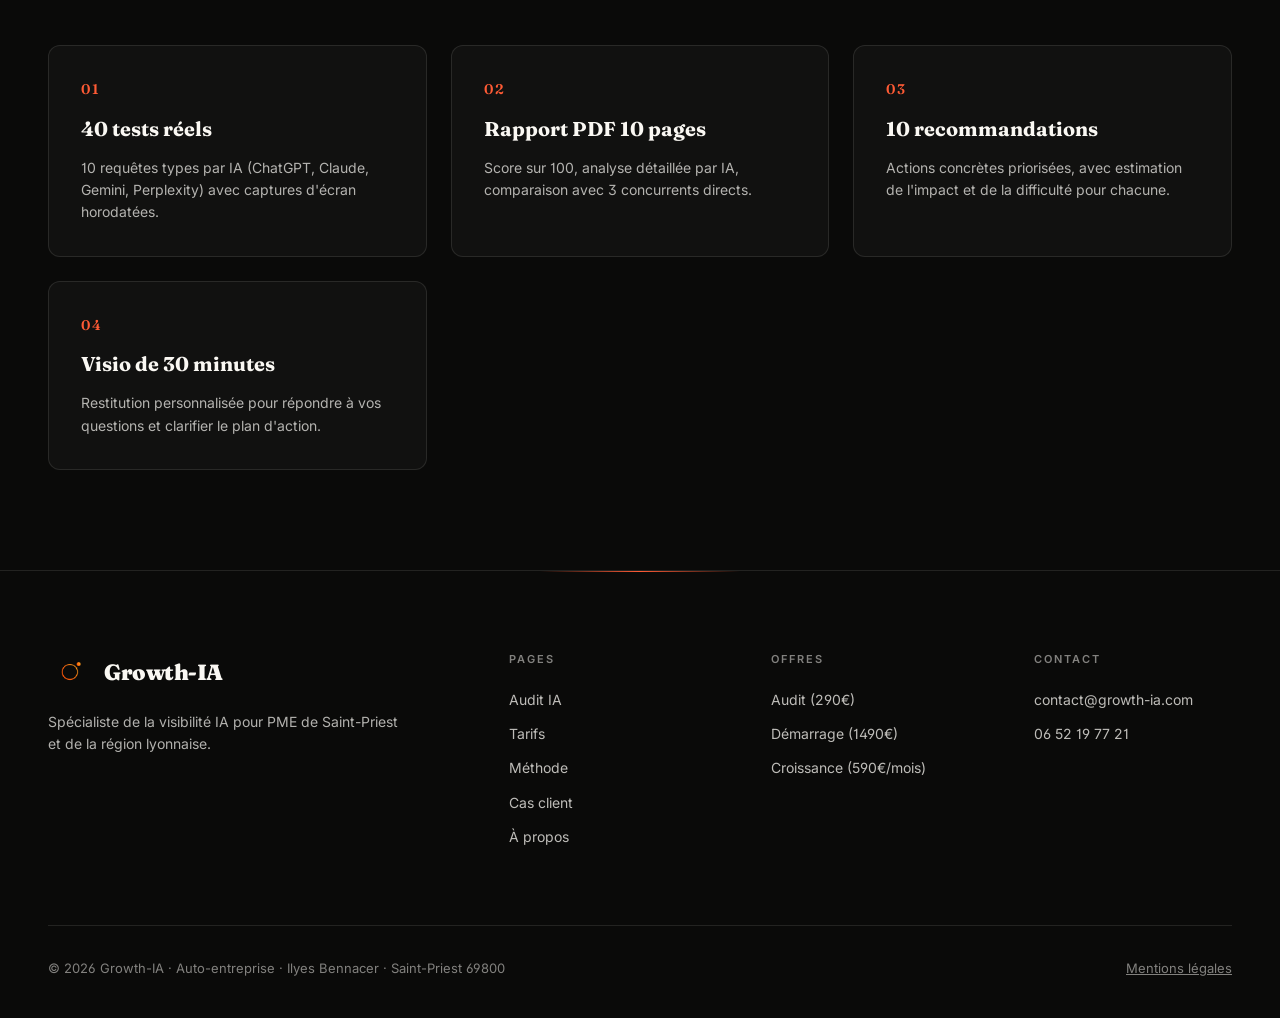
<file: audit.html>
<!DOCTYPE html>
<html lang="fr">
<head>
<meta charset="UTF-8">
<meta name="viewport" content="width=device-width, initial-scale=1.0">
<title>Audit IA · Growth-IA</title>

<meta property="og:type" content="website">
<meta property="og:url" content="https://growth-ia.com/audit.html">
<meta property="og:title" content="Audit IA gratuit — Testez votre visibilité · Growth-IA">
<meta property="og:description" content="Découvrez en 30 secondes comment ChatGPT et les autres IA parlent de votre entreprise. Audit gratuit, sans engagement.">
<meta property="og:image" content="https://growth-ia.com/assets/og-image.jpg">
<meta property="og:image:width" content="1200">
<meta property="og:image:height" content="630">
<meta property="og:site_name" content="Growth-IA">
<meta property="og:locale" content="fr_FR">

<meta name="twitter:card" content="summary_large_image">
<meta name="twitter:title" content="Audit IA gratuit — Testez votre visibilité · Growth-IA">
<meta name="twitter:description" content="Découvrez en 30 secondes comment ChatGPT et les autres IA parlent de votre entreprise. Audit gratuit, sans engagement.">
<meta name="twitter:image" content="https://growth-ia.com/assets/og-image.jpg">

<meta name="description" content="Testez gratuitement votre visibilité dans ChatGPT, Claude, Gemini et Perplexity. Audit complet en 5 jours.">
<link rel="icon" type="image/png" sizes="32x32" href="assets/favicon.png">
<link rel="icon" type="image/png" sizes="16x16" href="assets/favicon.png">
<link rel="apple-touch-icon" sizes="180x180" href="assets/favicon.png">
<link rel="preconnect" href="https://fonts.googleapis.com">
<link rel="preconnect" href="https://fonts.gstatic.com" crossorigin>
<link href="https://fonts.googleapis.com/css2?family=Fraunces:opsz,wght@9..144,400;9..144,500;9..144,700;9..144,900&family=Inter:wght@300;400;500;600&family=JetBrains+Mono:wght@400;500&display=swap" rel="stylesheet">
<link rel="stylesheet" href="styles.css">
<style>
.simulator-section {
  padding: 80px 48px 140px;
  background: var(--bg);
}
.simulator-wrap { max-width: 900px; margin: 0 auto; }
.simulator {
  background: var(--bg-card);
  border: 1px solid var(--border);
  border-radius: 16px;
  padding: 48px;
  box-shadow: var(--shadow-card);
}
.sim-step { margin-bottom: 32px; }
.sim-step-label {
  font-size: 11px;
  letter-spacing: 2px;
  text-transform: uppercase;
  color: var(--accent);
  font-weight: 600;
  margin-bottom: 12px;
  display: flex; align-items: center; gap: 10px;
}
.sim-step-label::before {
  content: ''; width: 24px; height: 1px; background: var(--accent);
}
.sim-input {
  width: 100%;
  padding: 18px 24px;
  background: var(--bg);
  border: 1px solid var(--border-strong);
  border-radius: 12px;
  color: var(--ink);
  font-size: 18px;
  font-family: inherit;
  font-family: 'Fraunces', serif;
  transition: all 0.3s;
  outline: none;
}
.sim-input:focus {
  border-color: var(--accent);
  box-shadow: 0 0 0 4px var(--accent-soft);
}
.sim-options {
  display: grid;
  grid-template-columns: repeat(auto-fit, minmax(150px, 1fr));
  gap: 12px;
  margin-top: 12px;
}
.sim-option {
  padding: 14px 18px;
  background: var(--bg);
  border: 1px solid var(--border-strong);
  border-radius: 10px;
  cursor: pointer;
  font-size: 14px;
  color: var(--ink);
  transition: all 0.3s;
  text-align: center;
  font-weight: 500;
}
.sim-option:hover { border-color: var(--accent); color: var(--accent); }
.sim-option.selected {
  background: var(--accent);
  color: var(--paper);
  border-color: var(--accent);
}
.sim-result {
  margin-top: 32px;
  padding: 32px;
  background: var(--bg);
  border: 1px solid var(--border);
  border-left: 3px solid var(--accent);
  border-radius: 12px;
  display: none;
}
.sim-result.show { display: block; animation: fadeInUp 0.5s ease; }
@keyframes fadeInUp {
  from { opacity: 0; transform: translateY(20px); }
  to { opacity: 1; transform: translateY(0); }
}
.sim-result h3 {
  font-family: 'Fraunces', serif;
  font-size: 24px;
  margin-bottom: 12px;
  color: var(--ink);
}
.sim-result p { color: var(--ink-soft); margin-bottom: 16px; line-height: 1.6; }
.sim-prompt {
  background: var(--ink);
  color: var(--paper);
  padding: 16px;
  border-radius: 8px;
  font-family: 'JetBrains Mono', monospace;
  font-size: 13px;
  margin: 16px 0;
}
.sim-cta { display: flex; gap: 12px; flex-wrap: wrap; margin-top: 20px; }

.what-included {
  padding: 100px 48px;
  background: var(--bg);
  border-top: 1px solid var(--border);
}
.included-grid {
  max-width: 1200px;
  margin: 64px auto 0;
  display: grid;
  grid-template-columns: repeat(auto-fit, minmax(280px, 1fr));
  gap: 24px;
}
.included-card {
  background: var(--bg-card);
  border: 1px solid var(--border);
  padding: 32px;
  border-radius: 12px;
  transition: all 0.3s;
}
.included-card:hover {
  border-color: var(--accent);
  transform: translateY(-4px);
}
.included-card .num {
  font-family: 'Fraunces', serif;
  font-size: 14px;
  letter-spacing: 2px;
  color: var(--accent);
  margin-bottom: 12px;
  font-weight: 600;
}
.included-card h3 {
  font-family: 'Fraunces', serif;
  font-size: 20px;
  margin-bottom: 12px;
  color: var(--ink);
}
.included-card p { color: var(--ink-soft); font-size: 14px; line-height: 1.6; }
@media (max-width: 768px) {
  .simulator { padding: 28px 20px; }
  .simulator-section, .what-included { padding-left: 20px; padding-right: 20px; }
}
</style>
</head>
<body>
<div class="scroll-progress" id="scrollProgress"></div>
<nav id="nav">
  <div class="nav-left">
    <button class="menu-toggle" aria-label="Ouvrir le menu">
      <span class="menu-toggle-icon"><span></span><span></span><span></span></span>
    </button>
    <a href="/" class="logo"><img src="assets/logo-symbole.png" alt="Growth-IA" class="logo-img"><span class="logo-text">Growth-IA</span></a>
  </div>
  <div class="nav-actions">
    <button class="theme-toggle" id="themeToggle" aria-label="Changer de thème">
      <span class="icon-moon">🌙</span>
      <span class="icon-sun">☀️</span>
    </button>
    <a href="/contact" class="cta-nav">Audit gratuit</a>
  </div>
</nav>

<div class="nav-overlay" id="navOverlay"></div>

<aside class="nav-panel" id="navPanel">
  <ul class="nav-links">
    <li><a href="/">Accueil</a></li>
    <li><a href="/audit" class="active">Audit IA</a></li>
    <li><a href="/tarifs">Tarifs</a></li>
    <li><a href="/methode">Méthode</a></li>
    <li><a href="/cas-client">Cas client</a></li>
    <li><a href="/blog">Blog</a></li>
    <li><a href="/apropos">À propos</a></li>
    <li><a href="/contact">Contact</a></li>
  </ul>
  <div class="nav-panel-footer">
    <div class="nav-panel-footer-label">Contact direct</div>
    <div class="nav-panel-footer-contact">
      <a href="mailto:contact@growth-ia.com">contact@growth-ia.com</a>
      <a href="tel:0652197721">06 52 19 77 21</a>
      <a href="https://growth-ia.com">growth-ia.com</a>
    </div>
  </div>
</aside>

<section class="page-hero">
  <div class="page-hero-content">
    <div class="section-label fade-in">Audit IA gratuit</div>
    <h1 class="page-title fade-in">Testez votre <em>visibilité</em>.</h1>
    <p class="page-hero-subtitle fade-in">Découvrez en 30 secondes comment ChatGPT et les autres IA parlent (ou non) de votre entreprise. Test gratuit, sans engagement.</p>
  </div>
</section>

<section class="simulator-section">
  <div class="simulator-wrap">
    <div class="simulator fade-in">
      <div class="sim-step">
        <div class="sim-step-label">Étape 1 — Votre activité</div>
        <input type="text" class="sim-input" id="simActivity" placeholder="Ex : cabinet dentaire, restaurant, garage...">
      </div>
      <div class="sim-step">
        <div class="sim-step-label">Étape 2 — Votre ville</div>
        <div class="sim-options" id="simCities">
          <div class="sim-option" data-city="Saint-Priest">Saint-Priest</div>
          <div class="sim-option" data-city="Bron">Bron</div>
          <div class="sim-option" data-city="Vénissieux">Vénissieux</div>
          <div class="sim-option" data-city="Mions">Mions</div>
          <div class="sim-option" data-city="Chassieu">Chassieu</div>
          <div class="sim-option" data-city="Lyon">Lyon</div>
        </div>
      </div>
      <div class="sim-step">
        <div class="sim-step-label">Étape 3 — Le nom de votre entreprise</div>
        <input type="text" class="sim-input" id="simBusiness" placeholder="Ex : Cabinet Dr Dupont">
      </div>
      <button class="btn-primary" id="simRun" style="width: 100%; justify-content: center;">
        Générer mon test <span>→</span>
      </button>
      <div class="sim-result" id="simResult">
        <h3>Voici votre prompt à tester</h3>
        <p>Copiez-collez ce prompt dans <strong>chat.openai.com</strong>, <strong>claude.ai</strong>, <strong>gemini.google.com</strong> ou <strong>perplexity.ai</strong>. Si votre nom n'apparaît pas dans les premières réponses, vous savez ce qu'il vous reste à faire.</p>
        <div class="sim-prompt" id="simPrompt"></div>
        <p style="font-size: 14px;">Pour aller plus loin, demandez-nous un audit complet : 40 tests sur les 4 IA, rapport de 10 pages, et plan d'action personnalisé.</p>
        <div class="sim-cta">
          <a href="/contact" class="btn-primary">Demander l'audit complet <span>→</span></a>
          <a href="/tarifs" class="btn-ghost">Voir les tarifs</a>
        </div>
      </div>
    </div>
  </div>
</section>

<section class="what-included">
  <div style="max-width: 900px; margin: 0 auto; text-align: center;">
    <div class="section-label fade-in" style="display: inline-block;">Pack Audit · 290€</div>
    <h2 class="section-title fade-in">Ce qui est <em>inclus</em>.</h2>
    <p class="page-hero-subtitle fade-in" style="margin: 0 auto;">Au-delà du test gratuit, le pack Audit complet vous donne une vision exhaustive de votre situation et un plan d'action chiffré.</p>
  </div>
  <div class="included-grid">
    <div class="included-card fade-in">
      <div class="num">01</div>
      <h3>40 tests réels</h3>
      <p>10 requêtes types par IA (ChatGPT, Claude, Gemini, Perplexity) avec captures d'écran horodatées.</p>
    </div>
    <div class="included-card fade-in">
      <div class="num">02</div>
      <h3>Rapport PDF 10 pages</h3>
      <p>Score sur 100, analyse détaillée par IA, comparaison avec 3 concurrents directs.</p>
    </div>
    <div class="included-card fade-in">
      <div class="num">03</div>
      <h3>10 recommandations</h3>
      <p>Actions concrètes priorisées, avec estimation de l'impact et de la difficulté pour chacune.</p>
    </div>
    <div class="included-card fade-in">
      <div class="num">04</div>
      <h3>Visio de 30 minutes</h3>
      <p>Restitution personnalisée pour répondre à vos questions et clarifier le plan d'action.</p>
    </div>
  </div>
</section>

<footer>
  <div class="footer-content">
    <div>
      <a href="/" class="logo" style="margin-bottom: 16px;"><img src="assets/logo-symbole.png" alt="Growth-IA" class="logo-img"><span class="logo-text">Growth-IA</span></a>
      <p class="footer-brand">Spécialiste de la visibilité IA pour PME de Saint-Priest et de la région lyonnaise.</p>
    </div>
    <div class="footer-col"><h4>Pages</h4><a href="/audit">Audit IA</a><a href="/tarifs">Tarifs</a><a href="/methode">Méthode</a><a href="/cas-client">Cas client</a><a href="/apropos">À propos</a></div>
    <div class="footer-col"><h4>Offres</h4><a href="/tarifs#audit">Audit (290€)</a><a href="/tarifs#demarrage">Démarrage (1490€)</a><a href="/tarifs#croissance">Croissance (590€/mois)</a></div>
    <div class="footer-col"><h4>Contact</h4><a href="mailto:contact@growth-ia.com">contact@growth-ia.com</a><a href="tel:0652197721">06 52 19 77 21</a></div>
  </div>
  <div class="footer-bottom">
    <span>© 2026 Growth-IA · Auto-entreprise · Ilyes Bennacer · Saint-Priest 69800</span>
    <span><a href="/mentions" style="color: inherit;">Mentions légales</a></span>
  </div>
</footer>

<button class="chat-bubble-trigger" id="chatTrigger"><svg viewBox="0 0 24 24"><path d="M12 2C6.48 2 2 6.48 2 12c0 1.54.36 3 .97 4.29L1 23l6.71-1.97C9 21.64 10.46 22 12 22h.01c5.52 0 10-4.48 10-10S17.52 2 12 2z"/></svg><span class="chat-badge" id="chatBadge">!</span></button>
<div class="chat-window" id="chatWindow">
  <div class="chat-header"><div class="chat-avatar-bot">G</div><div class="chat-header-info"><div class="name">Assistant Growth-IA</div><div class="status">En ligne · Réponse instantanée</div></div></div>
  <div class="chat-messages" id="chatMessages"></div>
  <div class="chat-typing" id="chatTyping"><span></span><span></span><span></span></div>
  <div class="chat-suggestions" id="chatSuggestions" style="display: none;"></div>
  <div class="chat-input-wrap"><input type="text" class="chat-input" id="chatInput" placeholder="Posez votre question..."><button class="chat-send" id="chatSend">→</button></div>
</div>

<script src="script.js"></script>
<script>
let selectedCity = '';
document.querySelectorAll('#simCities .sim-option').forEach(opt => {
  opt.addEventListener('click', () => {
    document.querySelectorAll('#simCities .sim-option').forEach(o => o.classList.remove('selected'));
    opt.classList.add('selected');
    selectedCity = opt.dataset.city;
  });
});
document.getElementById('simRun').addEventListener('click', () => {
  const activity = document.getElementById('simActivity').value.trim();
  const business = document.getElementById('simBusiness').value.trim();
  if (!activity || !selectedCity || !business) {
    alert('Merci de remplir les 3 étapes.');
    return;
  }
  const prompt = `Quel est le meilleur ${activity} à ${selectedCity} ? Connais-tu "${business}" ? Comment se positionne-t-il par rapport aux autres ?`;
  document.getElementById('simPrompt').textContent = prompt;
  document.getElementById('simResult').classList.add('show');
  document.getElementById('simResult').scrollIntoView({ behavior: 'smooth', block: 'center' });
});
</script>
</body>
</html>
</file>
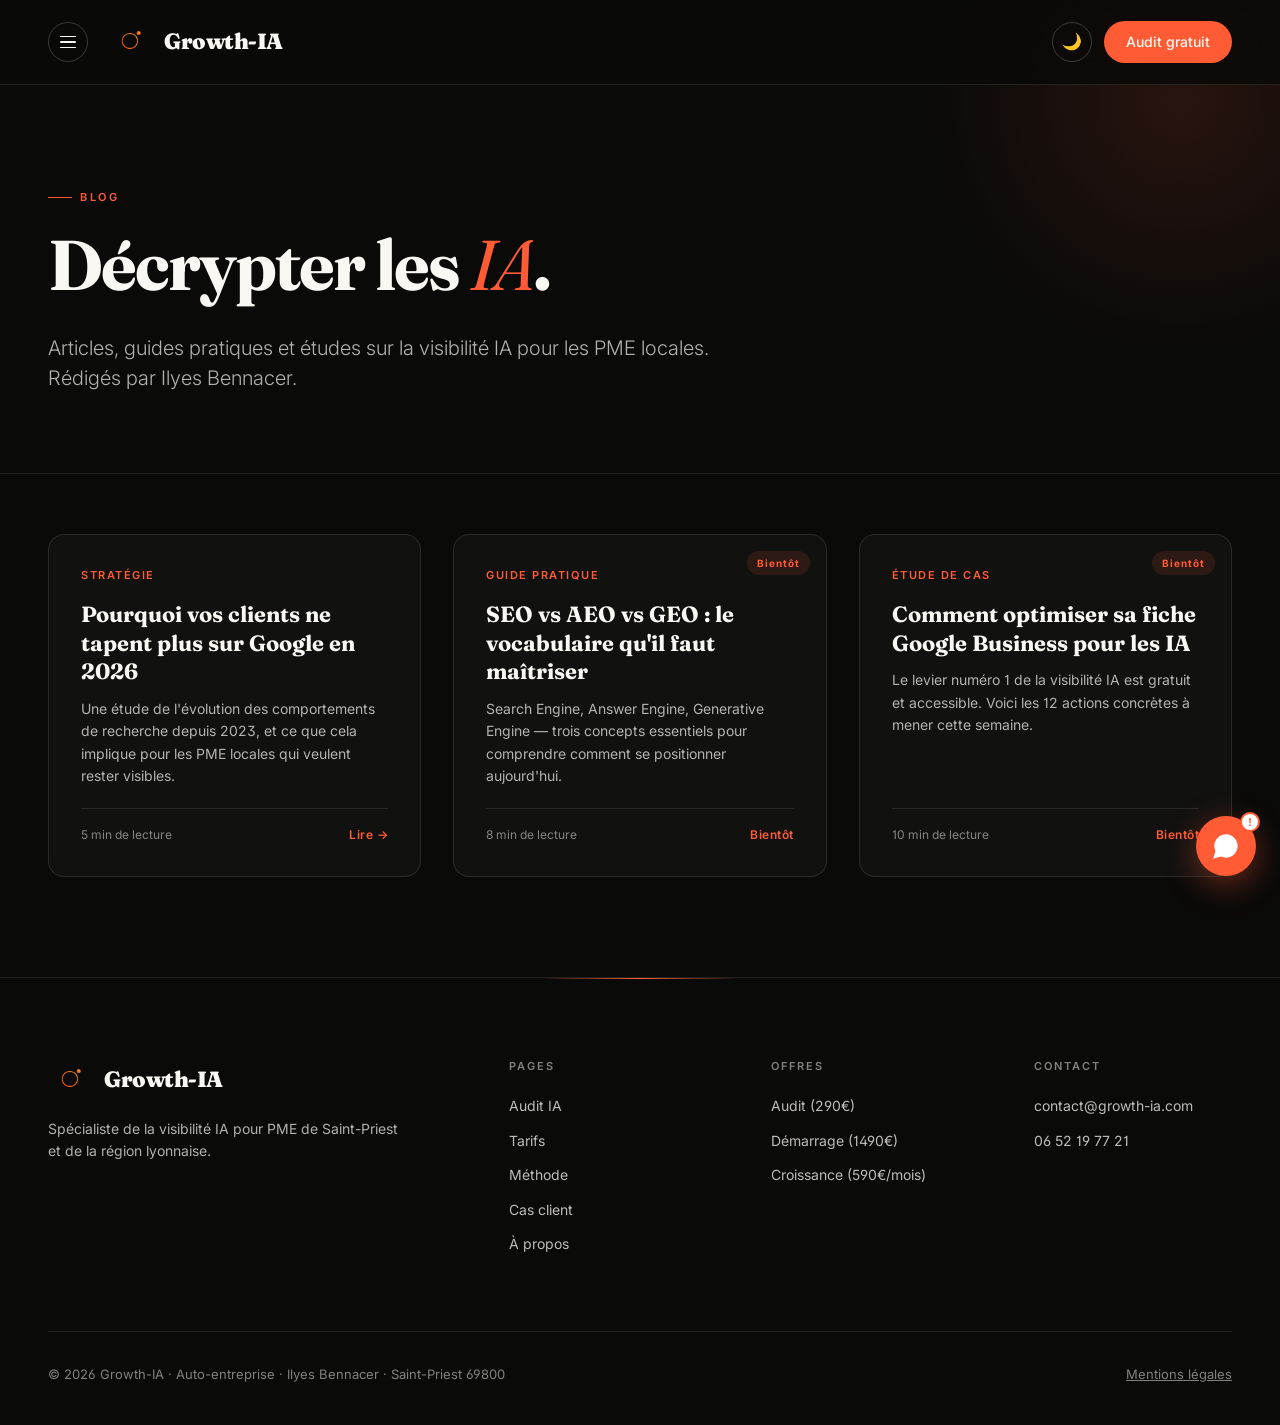
<file: blog.html>
<!DOCTYPE html>
<html lang="fr">
<head>
<meta charset="UTF-8">
<meta name="viewport" content="width=device-width, initial-scale=1.0">
<title>Blog · Growth-IA</title>

<meta property="og:type" content="website">
<meta property="og:url" content="https://growth-ia.com/blog.html">
<meta property="og:title" content="Blog — Décrypter les IA · Growth-IA">
<meta property="og:description" content="Articles, guides pratiques et études sur la visibilité IA pour les PME locales.">
<meta property="og:image" content="https://growth-ia.com/assets/og-image.jpg">
<meta property="og:image:width" content="1200">
<meta property="og:image:height" content="630">
<meta property="og:site_name" content="Growth-IA">
<meta property="og:locale" content="fr_FR">

<meta name="twitter:card" content="summary_large_image">
<meta name="twitter:title" content="Blog — Décrypter les IA · Growth-IA">
<meta name="twitter:description" content="Articles, guides pratiques et études sur la visibilité IA pour les PME locales.">
<meta name="twitter:image" content="https://growth-ia.com/assets/og-image.jpg">

<meta name="description" content="Articles sur la visibilité IA, le SEO local, et les nouvelles pratiques de référencement.">
<link rel="icon" type="image/png" sizes="32x32" href="assets/favicon.png">
<link rel="icon" type="image/png" sizes="16x16" href="assets/favicon.png">
<link rel="apple-touch-icon" sizes="180x180" href="assets/favicon.png">
<link rel="preconnect" href="https://fonts.googleapis.com">
<link rel="preconnect" href="https://fonts.gstatic.com" crossorigin>
<link href="https://fonts.googleapis.com/css2?family=Fraunces:opsz,wght@9..144,400;9..144,500;9..144,700;9..144,900&family=Inter:wght@300;400;500;600&family=JetBrains+Mono:wght@400;500&display=swap" rel="stylesheet">
<link rel="stylesheet" href="styles.css">
<style>
.blog-section { padding: 60px 48px 100px; background: var(--bg); }
.blog-grid {
  max-width: 1200px;
  margin: 0 auto;
  display: grid;
  grid-template-columns: repeat(auto-fit, minmax(320px, 1fr));
  gap: 32px;
}
.blog-card {
  background: var(--bg-card);
  border: 1px solid var(--border);
  border-radius: 16px;
  padding: 32px;
  text-decoration: none;
  color: var(--ink);
  transition: all 0.4s;
  display: flex;
  flex-direction: column;
  position: relative;
  overflow: hidden;
}
.blog-card:hover {
  border-color: var(--accent);
  transform: translateY(-6px);
  box-shadow: var(--shadow-card);
}
.blog-card-tag {
  display: inline-block;
  font-size: 11px;
  letter-spacing: 1.5px;
  text-transform: uppercase;
  color: var(--accent);
  font-weight: 600;
  margin-bottom: 16px;
}
.blog-card h2 {
  font-family: 'Fraunces', serif;
  font-size: 22px;
  margin-bottom: 12px;
  line-height: 1.3;
  color: var(--ink);
}
.blog-card p {
  font-size: 14px;
  color: var(--ink-soft);
  line-height: 1.6;
  margin-bottom: 20px;
  flex: 1;
}
.blog-card-meta {
  display: flex;
  justify-content: space-between;
  align-items: center;
  font-size: 12px;
  color: var(--ink-mute);
  padding-top: 16px;
  border-top: 1px solid var(--border);
}
.blog-card-link {
  color: var(--accent);
  font-weight: 600;
  letter-spacing: 0.5px;
}
.blog-soon {
  opacity: 0.5;
  pointer-events: none;
  position: relative;
}
.blog-soon::after {
  content: 'Bientôt';
  position: absolute;
  top: 16px; right: 16px;
  background: var(--accent-soft);
  color: var(--accent);
  padding: 4px 10px;
  border-radius: 100px;
  font-size: 10px;
  letter-spacing: 1px;
  font-weight: 700;
}
@media (max-width: 768px) {
  .blog-section { padding: 40px 20px 80px; }
}
</style>
</head>
<body>
<div class="scroll-progress" id="scrollProgress"></div>
<nav id="nav">
  <div class="nav-left">
    <button class="menu-toggle" aria-label="Ouvrir le menu">
      <span class="menu-toggle-icon"><span></span><span></span><span></span></span>
    </button>
    <a href="/" class="logo"><img src="assets/logo-symbole.png" alt="Growth-IA" class="logo-img"><span class="logo-text">Growth-IA</span></a>
  </div>
  <div class="nav-actions">
    <button class="theme-toggle" id="themeToggle" aria-label="Changer de thème">
      <span class="icon-moon">🌙</span>
      <span class="icon-sun">☀️</span>
    </button>
    <a href="/contact" class="cta-nav">Audit gratuit</a>
  </div>
</nav>

<div class="nav-overlay" id="navOverlay"></div>

<aside class="nav-panel" id="navPanel">
  <ul class="nav-links">
    <li><a href="/">Accueil</a></li>
    <li><a href="/audit">Audit IA</a></li>
    <li><a href="/tarifs">Tarifs</a></li>
    <li><a href="/methode">Méthode</a></li>
    <li><a href="/cas-client">Cas client</a></li>
    <li><a href="/blog" class="active">Blog</a></li>
    <li><a href="/apropos">À propos</a></li>
    <li><a href="/contact">Contact</a></li>
  </ul>
  <div class="nav-panel-footer">
    <div class="nav-panel-footer-label">Contact direct</div>
    <div class="nav-panel-footer-contact">
      <a href="mailto:contact@growth-ia.com">contact@growth-ia.com</a>
      <a href="tel:0652197721">06 52 19 77 21</a>
      <a href="https://growth-ia.com">growth-ia.com</a>
    </div>
  </div>
</aside>

<section class="page-hero">
  <div class="page-hero-content">
    <div class="section-label fade-in">Blog</div>
    <h1 class="page-title fade-in">Décrypter les <em>IA</em>.</h1>
    <p class="page-hero-subtitle fade-in">Articles, guides pratiques et études sur la visibilité IA pour les PME locales. Rédigés par Ilyes Bennacer.</p>
  </div>
</section>

<section class="blog-section">
  <div class="blog-grid">
    <a href="/blog/article-1" class="blog-card fade-in">
      <span class="blog-card-tag">Stratégie</span>
      <h2>Pourquoi vos clients ne tapent plus sur Google en 2026</h2>
      <p>Une étude de l'évolution des comportements de recherche depuis 2023, et ce que cela implique pour les PME locales qui veulent rester visibles.</p>
      <div class="blog-card-meta">
        <span>5 min de lecture</span>
        <span class="blog-card-link">Lire →</span>
      </div>
    </a>
    
    <div class="blog-card blog-soon fade-in">
      <span class="blog-card-tag">Guide pratique</span>
      <h2>SEO vs AEO vs GEO : le vocabulaire qu'il faut maîtriser</h2>
      <p>Search Engine, Answer Engine, Generative Engine — trois concepts essentiels pour comprendre comment se positionner aujourd'hui.</p>
      <div class="blog-card-meta">
        <span>8 min de lecture</span>
        <span class="blog-card-link">Bientôt</span>
      </div>
    </div>
    
    <div class="blog-card blog-soon fade-in">
      <span class="blog-card-tag">Étude de cas</span>
      <h2>Comment optimiser sa fiche Google Business pour les IA</h2>
      <p>Le levier numéro 1 de la visibilité IA est gratuit et accessible. Voici les 12 actions concrètes à mener cette semaine.</p>
      <div class="blog-card-meta">
        <span>10 min de lecture</span>
        <span class="blog-card-link">Bientôt</span>
      </div>
    </div>
  </div>
</section>

<footer>
  <div class="footer-content">
    <div>
      <a href="/" class="logo" style="margin-bottom: 16px;"><img src="assets/logo-symbole.png" alt="Growth-IA" class="logo-img"><span class="logo-text">Growth-IA</span></a>
      <p class="footer-brand">Spécialiste de la visibilité IA pour PME de Saint-Priest et de la région lyonnaise.</p>
    </div>
    <div class="footer-col"><h4>Pages</h4><a href="/audit">Audit IA</a><a href="/tarifs">Tarifs</a><a href="/methode">Méthode</a><a href="/cas-client">Cas client</a><a href="/apropos">À propos</a></div>
    <div class="footer-col"><h4>Offres</h4><a href="/tarifs#audit">Audit (290€)</a><a href="/tarifs#demarrage">Démarrage (1490€)</a><a href="/tarifs#croissance">Croissance (590€/mois)</a></div>
    <div class="footer-col"><h4>Contact</h4><a href="mailto:contact@growth-ia.com">contact@growth-ia.com</a><a href="tel:0652197721">06 52 19 77 21</a></div>
  </div>
  <div class="footer-bottom">
    <span>© 2026 Growth-IA · Auto-entreprise · Ilyes Bennacer · Saint-Priest 69800</span>
    <span><a href="/mentions" style="color: inherit;">Mentions légales</a></span>
  </div>
</footer>

<button class="chat-bubble-trigger" id="chatTrigger"><svg viewBox="0 0 24 24"><path d="M12 2C6.48 2 2 6.48 2 12c0 1.54.36 3 .97 4.29L1 23l6.71-1.97C9 21.64 10.46 22 12 22h.01c5.52 0 10-4.48 10-10S17.52 2 12 2z"/></svg><span class="chat-badge" id="chatBadge">!</span></button>
<div class="chat-window" id="chatWindow">
  <div class="chat-header"><div class="chat-avatar-bot">G</div><div class="chat-header-info"><div class="name">Assistant Growth-IA</div><div class="status">En ligne · Réponse instantanée</div></div></div>
  <div class="chat-messages" id="chatMessages"></div>
  <div class="chat-typing" id="chatTyping"><span></span><span></span><span></span></div>
  <div class="chat-suggestions" id="chatSuggestions" style="display: none;"></div>
  <div class="chat-input-wrap"><input type="text" class="chat-input" id="chatInput" placeholder="Posez votre question..."><button class="chat-send" id="chatSend">→</button></div>
</div>
<script src="script.js"></script>
</body>
</html>
</file>
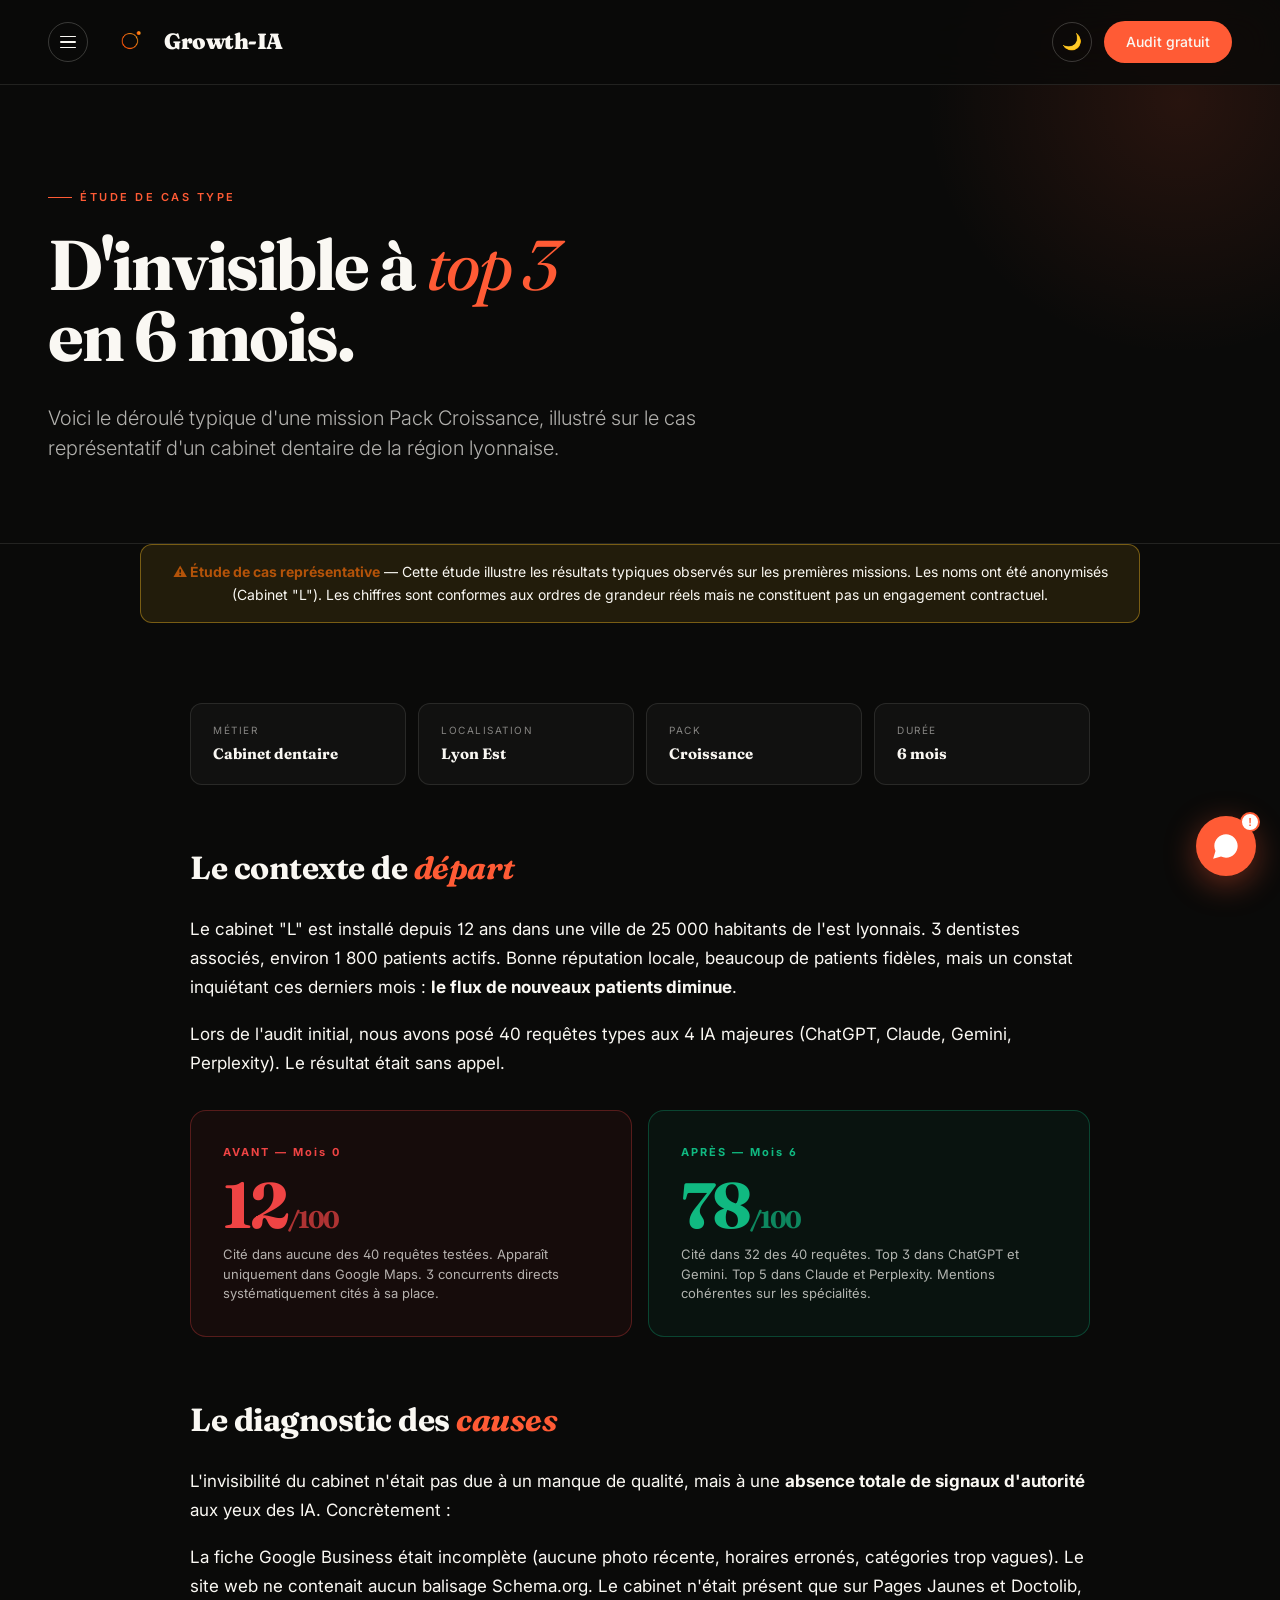
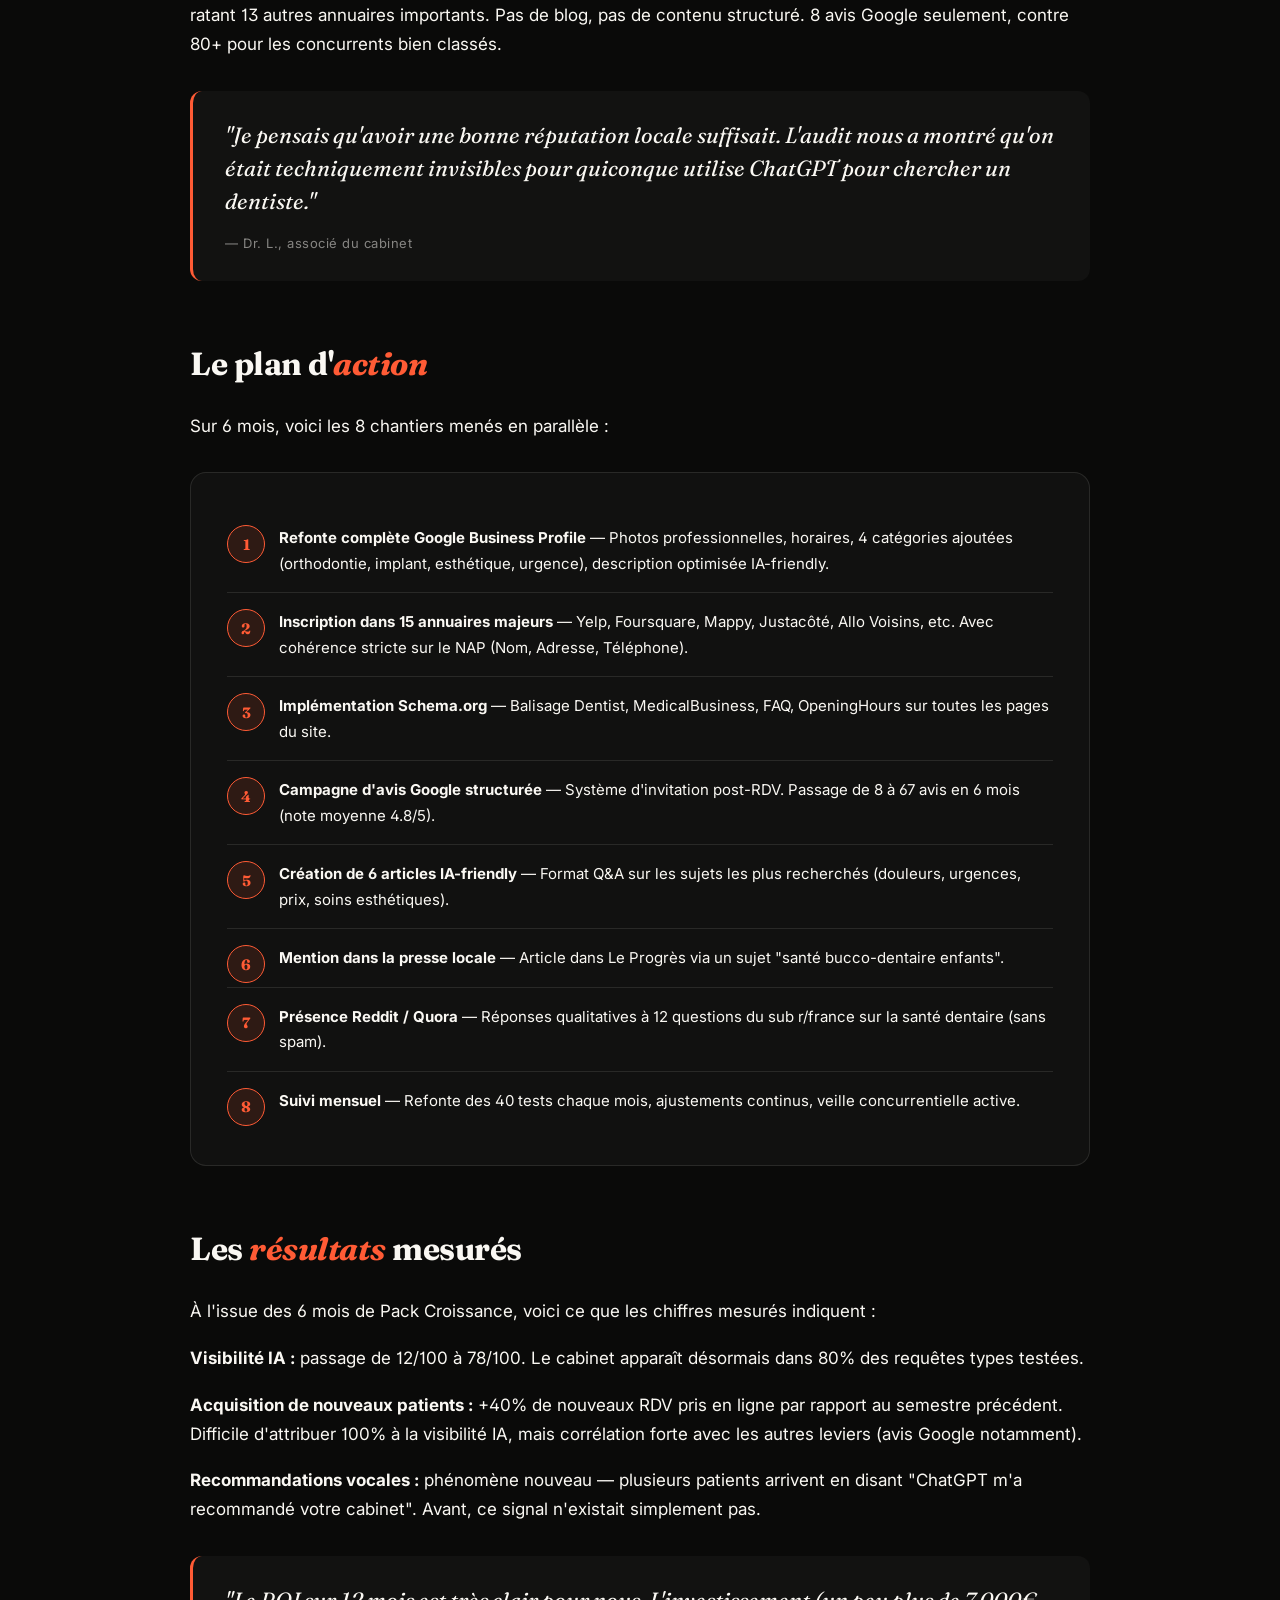
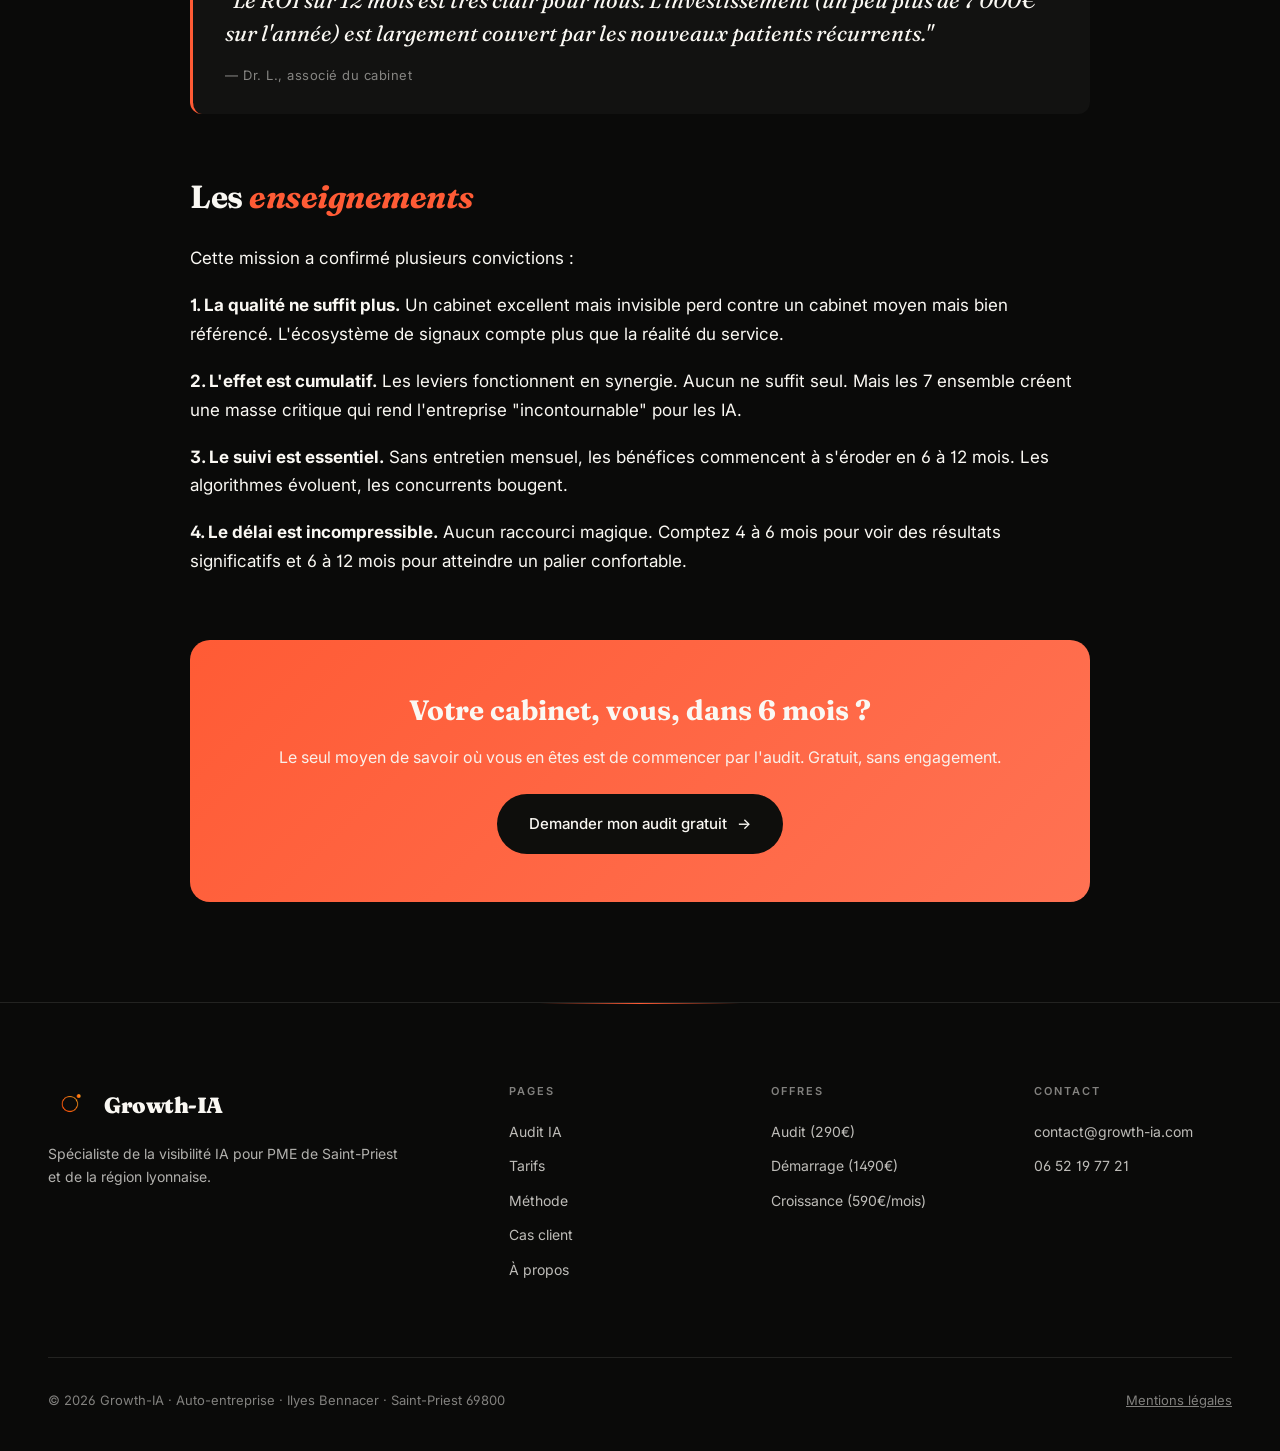
<file: cas-client.html>
<!DOCTYPE html>
<html lang="fr">
<head>
<meta charset="UTF-8">
<meta name="viewport" content="width=device-width, initial-scale=1.0">
<title>Cas client · Growth-IA</title>

<meta property="og:type" content="website">
<meta property="og:url" content="https://growth-ia.com/cas-client.html">
<meta property="og:title" content="Cas client : d'invisible à top 3 en 6 mois · Growth-IA">
<meta property="og:description" content="Étude de cas type : comment un cabinet dentaire est passé d'invisible à top 3 dans ChatGPT en 6 mois.">
<meta property="og:image" content="https://growth-ia.com/assets/og-image.jpg">
<meta property="og:image:width" content="1200">
<meta property="og:image:height" content="630">
<meta property="og:site_name" content="Growth-IA">
<meta property="og:locale" content="fr_FR">

<meta name="twitter:card" content="summary_large_image">
<meta name="twitter:title" content="Cas client : d'invisible à top 3 en 6 mois · Growth-IA">
<meta name="twitter:description" content="Étude de cas type : comment un cabinet dentaire est passé d'invisible à top 3 dans ChatGPT en 6 mois.">
<meta name="twitter:image" content="https://growth-ia.com/assets/og-image.jpg">

<meta name="description" content="Étude de cas type : un cabinet dentaire passe d'invisible à top 3 dans ChatGPT en 6 mois.">
<link rel="icon" type="image/png" sizes="32x32" href="assets/favicon.png">
<link rel="icon" type="image/png" sizes="16x16" href="assets/favicon.png">
<link rel="apple-touch-icon" sizes="180x180" href="assets/favicon.png">
<link rel="preconnect" href="https://fonts.googleapis.com">
<link rel="preconnect" href="https://fonts.gstatic.com" crossorigin>
<link href="https://fonts.googleapis.com/css2?family=Fraunces:opsz,wght@9..144,400;9..144,500;9..144,700;9..144,900&family=Inter:wght@300;400;500;600&family=JetBrains+Mono:wght@400;500&display=swap" rel="stylesheet">
<link rel="stylesheet" href="styles.css">
<style>
.case-disclaimer {
  background: rgba(251,191,36,0.1);
  border: 1px solid rgba(251,191,36,0.4);
  color: var(--ink);
  padding: 16px 24px;
  border-radius: 12px;
  text-align: center;
  max-width: 1000px;
  margin: 0 auto;
  font-size: 14px;
}
.case-disclaimer strong { color: #b45309; }

.case-section { padding: 40px 48px 100px; background: var(--bg); }
.case-content { max-width: 900px; margin: 0 auto; }

.case-meta {
  display: grid;
  grid-template-columns: repeat(auto-fit, minmax(160px, 1fr));
  gap: 12px;
  margin: 40px 0;
}
.case-meta-item {
  background: var(--bg-card);
  border: 1px solid var(--border);
  padding: 18px 22px;
  border-radius: 12px;
}
.case-meta-label {
  font-size: 10px;
  letter-spacing: 1.5px;
  text-transform: uppercase;
  color: var(--ink-mute);
  margin-bottom: 4px;
}
.case-meta-value {
  font-family: 'Fraunces', serif;
  font-size: 15px;
  font-weight: 700;
  color: var(--ink);
}

.case-prose { font-size: 17px; line-height: 1.7; color: var(--ink); }
.case-prose h2 {
  font-family: 'Fraunces', serif;
  font-size: 32px;
  margin-top: 56px;
  margin-bottom: 20px;
  letter-spacing: -0.5px;
}
.case-prose h2 em { color: var(--accent); font-style: italic; }
.case-prose h3 {
  font-family: 'Fraunces', serif;
  font-size: 20px;
  margin-top: 28px;
  margin-bottom: 12px;
}
.case-prose p { margin-bottom: 18px; }
.case-prose strong { color: var(--ink); font-weight: 700; }

.before-after {
  display: grid;
  grid-template-columns: 1fr 1fr;
  gap: 16px;
  margin: 32px 0;
}
.ba-card {
  border-radius: 16px;
  padding: 32px;
  border: 1px solid var(--border);
}
.ba-card.before { background: rgba(239,68,68,0.05); border-color: rgba(239,68,68,0.3); }
.ba-card.after { background: rgba(16,185,129,0.05); border-color: rgba(16,185,129,0.3); }
.ba-label {
  font-size: 11px;
  letter-spacing: 2px;
  font-weight: 700;
  margin-bottom: 12px;
}
.ba-card.before .ba-label { color: #ef4444; }
.ba-card.after .ba-label { color: #10b981; }
.ba-score {
  font-family: 'Fraunces', serif;
  font-size: 64px;
  font-weight: 700;
  letter-spacing: -2px;
  line-height: 1;
  margin-bottom: 8px;
}
.ba-card.before .ba-score { color: #ef4444; }
.ba-card.after .ba-score { color: #10b981; }
.ba-detail { font-size: 13px; color: var(--ink-soft); line-height: 1.5; }

.case-actions {
  background: var(--bg-card);
  border: 1px solid var(--border);
  border-radius: 16px;
  padding: 36px;
  margin: 32px 0;
}
.case-actions ol {
  list-style: none;
  counter-reset: ca;
  padding: 0;
}
.case-actions ol li {
  counter-increment: ca;
  padding: 16px 0 16px 52px;
  border-bottom: 1px solid var(--border);
  position: relative;
  font-size: 15px;
}
.case-actions ol li:last-child { border-bottom: none; }
.case-actions ol li::before {
  content: counter(ca);
  position: absolute;
  left: 0; top: 16px;
  width: 36px; height: 36px;
  background: var(--accent-soft);
  border: 1px solid var(--accent);
  color: var(--accent);
  border-radius: 50%;
  display: flex; align-items: center; justify-content: center;
  font-family: 'Fraunces', serif;
  font-weight: 700;
}

.case-quote {
  background: var(--bg-card);
  border-left: 3px solid var(--accent);
  padding: 28px 32px;
  border-radius: 12px;
  margin: 32px 0;
  font-family: 'Fraunces', serif;
  font-size: 22px;
  font-style: italic;
  line-height: 1.5;
  color: var(--ink);
}
.case-quote-author {
  font-family: 'Inter', sans-serif;
  font-size: 13px;
  font-style: normal;
  color: var(--ink-mute);
  margin-top: 16px;
  letter-spacing: 0.5px;
}

.case-cta {
  background: linear-gradient(135deg, var(--accent), #ff7253);
  border-radius: 20px;
  padding: 48px 36px;
  text-align: center;
  margin: 64px 0 0;
}
.case-cta h3 {
  font-family: 'Fraunces', serif;
  font-size: 28px;
  color: #faf8f3;
  margin-bottom: 12px;
}
.case-cta p { color: rgba(250,248,243,0.95); margin-bottom: 24px; }
.case-cta .btn-primary { background: #0e0e0c; color: #faf8f3; }

@media (max-width: 768px) {
  .case-section { padding: 20px 20px 80px; }
  .before-after { grid-template-columns: 1fr; }
  .case-prose h2 { font-size: 26px; }
  .ba-score { font-size: 48px; }
}
</style>
</head>
<body>
<div class="scroll-progress" id="scrollProgress"></div>
<nav id="nav">
  <div class="nav-left">
    <button class="menu-toggle" aria-label="Ouvrir le menu">
      <span class="menu-toggle-icon"><span></span><span></span><span></span></span>
    </button>
    <a href="/" class="logo"><img src="assets/logo-symbole.png" alt="Growth-IA" class="logo-img"><span class="logo-text">Growth-IA</span></a>
  </div>
  <div class="nav-actions">
    <button class="theme-toggle" id="themeToggle" aria-label="Changer de thème">
      <span class="icon-moon">🌙</span>
      <span class="icon-sun">☀️</span>
    </button>
    <a href="/contact" class="cta-nav">Audit gratuit</a>
  </div>
</nav>

<div class="nav-overlay" id="navOverlay"></div>

<aside class="nav-panel" id="navPanel">
  <ul class="nav-links">
    <li><a href="/">Accueil</a></li>
    <li><a href="/audit">Audit IA</a></li>
    <li><a href="/tarifs">Tarifs</a></li>
    <li><a href="/methode">Méthode</a></li>
    <li><a href="/cas-client" class="active">Cas client</a></li>
    <li><a href="/blog">Blog</a></li>
    <li><a href="/apropos">À propos</a></li>
    <li><a href="/contact">Contact</a></li>
  </ul>
  <div class="nav-panel-footer">
    <div class="nav-panel-footer-label">Contact direct</div>
    <div class="nav-panel-footer-contact">
      <a href="mailto:contact@growth-ia.com">contact@growth-ia.com</a>
      <a href="tel:0652197721">06 52 19 77 21</a>
      <a href="https://growth-ia.com">growth-ia.com</a>
    </div>
  </div>
</aside>

<section class="page-hero">
  <div class="page-hero-content">
    <div class="section-label fade-in">Étude de cas type</div>
    <h1 class="page-title fade-in">D'invisible à <em>top 3</em><br>en 6 mois.</h1>
    <p class="page-hero-subtitle fade-in">Voici le déroulé typique d'une mission Pack Croissance, illustré sur le cas représentatif d'un cabinet dentaire de la région lyonnaise.</p>
  </div>
</section>

<div class="case-disclaimer fade-in">
  <strong>⚠ Étude de cas représentative</strong> — Cette étude illustre les résultats typiques observés sur les premières missions. Les noms ont été anonymisés (Cabinet "L"). Les chiffres sont conformes aux ordres de grandeur réels mais ne constituent pas un engagement contractuel.
</div>

<section class="case-section">
  <div class="case-content">
    
    <div class="case-meta">
      <div class="case-meta-item fade-in">
        <div class="case-meta-label">Métier</div>
        <div class="case-meta-value">Cabinet dentaire</div>
      </div>
      <div class="case-meta-item fade-in">
        <div class="case-meta-label">Localisation</div>
        <div class="case-meta-value">Lyon Est</div>
      </div>
      <div class="case-meta-item fade-in">
        <div class="case-meta-label">Pack</div>
        <div class="case-meta-value">Croissance</div>
      </div>
      <div class="case-meta-item fade-in">
        <div class="case-meta-label">Durée</div>
        <div class="case-meta-value">6 mois</div>
      </div>
    </div>

    <div class="case-prose">
      
      <h2 class="fade-in">Le contexte de <em>départ</em></h2>
      <p class="fade-in">Le cabinet "L" est installé depuis 12 ans dans une ville de 25 000 habitants de l'est lyonnais. 3 dentistes associés, environ 1 800 patients actifs. Bonne réputation locale, beaucoup de patients fidèles, mais un constat inquiétant ces derniers mois : <strong>le flux de nouveaux patients diminue</strong>.</p>
      <p class="fade-in">Lors de l'audit initial, nous avons posé 40 requêtes types aux 4 IA majeures (ChatGPT, Claude, Gemini, Perplexity). Le résultat était sans appel.</p>

      <div class="before-after fade-in">
        <div class="ba-card before">
          <div class="ba-label">AVANT — Mois 0</div>
          <div class="ba-score">12<span style="font-size: 24px; opacity: 0.7;">/100</span></div>
          <div class="ba-detail">Cité dans aucune des 40 requêtes testées. Apparaît uniquement dans Google Maps. 3 concurrents directs systématiquement cités à sa place.</div>
        </div>
        <div class="ba-card after">
          <div class="ba-label">APRÈS — Mois 6</div>
          <div class="ba-score">78<span style="font-size: 24px; opacity: 0.7;">/100</span></div>
          <div class="ba-detail">Cité dans 32 des 40 requêtes. Top 3 dans ChatGPT et Gemini. Top 5 dans Claude et Perplexity. Mentions cohérentes sur les spécialités.</div>
        </div>
      </div>

      <h2 class="fade-in">Le diagnostic des <em>causes</em></h2>
      <p class="fade-in">L'invisibilité du cabinet n'était pas due à un manque de qualité, mais à une <strong>absence totale de signaux d'autorité</strong> aux yeux des IA. Concrètement :</p>
      <p class="fade-in">La fiche Google Business était incomplète (aucune photo récente, horaires erronés, catégories trop vagues). Le site web ne contenait aucun balisage Schema.org. Le cabinet n'était présent que sur Pages Jaunes et Doctolib, ratant 13 autres annuaires importants. Pas de blog, pas de contenu structuré. 8 avis Google seulement, contre 80+ pour les concurrents bien classés.</p>

      <div class="case-quote fade-in">
        "Je pensais qu'avoir une bonne réputation locale suffisait. L'audit nous a montré qu'on était techniquement invisibles pour quiconque utilise ChatGPT pour chercher un dentiste."
        <div class="case-quote-author">— Dr. L., associé du cabinet</div>
      </div>

      <h2 class="fade-in">Le plan d'<em>action</em></h2>
      <p class="fade-in">Sur 6 mois, voici les 8 chantiers menés en parallèle :</p>

      <div class="case-actions fade-in">
        <ol>
          <li><strong>Refonte complète Google Business Profile</strong> — Photos professionnelles, horaires, 4 catégories ajoutées (orthodontie, implant, esthétique, urgence), description optimisée IA-friendly.</li>
          <li><strong>Inscription dans 15 annuaires majeurs</strong> — Yelp, Foursquare, Mappy, Justacôté, Allo Voisins, etc. Avec cohérence stricte sur le NAP (Nom, Adresse, Téléphone).</li>
          <li><strong>Implémentation Schema.org</strong> — Balisage Dentist, MedicalBusiness, FAQ, OpeningHours sur toutes les pages du site.</li>
          <li><strong>Campagne d'avis Google structurée</strong> — Système d'invitation post-RDV. Passage de 8 à 67 avis en 6 mois (note moyenne 4.8/5).</li>
          <li><strong>Création de 6 articles IA-friendly</strong> — Format Q&A sur les sujets les plus recherchés (douleurs, urgences, prix, soins esthétiques).</li>
          <li><strong>Mention dans la presse locale</strong> — Article dans Le Progrès via un sujet "santé bucco-dentaire enfants".</li>
          <li><strong>Présence Reddit / Quora</strong> — Réponses qualitatives à 12 questions du sub r/france sur la santé dentaire (sans spam).</li>
          <li><strong>Suivi mensuel</strong> — Refonte des 40 tests chaque mois, ajustements continus, veille concurrentielle active.</li>
        </ol>
      </div>

      <h2 class="fade-in">Les <em>résultats</em> mesurés</h2>
      <p class="fade-in">À l'issue des 6 mois de Pack Croissance, voici ce que les chiffres mesurés indiquent :</p>
      <p class="fade-in"><strong>Visibilité IA :</strong> passage de 12/100 à 78/100. Le cabinet apparaît désormais dans 80% des requêtes types testées.</p>
      <p class="fade-in"><strong>Acquisition de nouveaux patients :</strong> +40% de nouveaux RDV pris en ligne par rapport au semestre précédent. Difficile d'attribuer 100% à la visibilité IA, mais corrélation forte avec les autres leviers (avis Google notamment).</p>
      <p class="fade-in"><strong>Recommandations vocales :</strong> phénomène nouveau — plusieurs patients arrivent en disant "ChatGPT m'a recommandé votre cabinet". Avant, ce signal n'existait simplement pas.</p>

      <div class="case-quote fade-in">
        "Le ROI sur 12 mois est très clair pour nous. L'investissement (un peu plus de 7 000€ sur l'année) est largement couvert par les nouveaux patients récurrents."
        <div class="case-quote-author">— Dr. L., associé du cabinet</div>
      </div>

      <h2 class="fade-in">Les <em>enseignements</em></h2>
      <p class="fade-in">Cette mission a confirmé plusieurs convictions :</p>
      <p class="fade-in"><strong>1. La qualité ne suffit plus.</strong> Un cabinet excellent mais invisible perd contre un cabinet moyen mais bien référencé. L'écosystème de signaux compte plus que la réalité du service.</p>
      <p class="fade-in"><strong>2. L'effet est cumulatif.</strong> Les leviers fonctionnent en synergie. Aucun ne suffit seul. Mais les 7 ensemble créent une masse critique qui rend l'entreprise "incontournable" pour les IA.</p>
      <p class="fade-in"><strong>3. Le suivi est essentiel.</strong> Sans entretien mensuel, les bénéfices commencent à s'éroder en 6 à 12 mois. Les algorithmes évoluent, les concurrents bougent.</p>
      <p class="fade-in"><strong>4. Le délai est incompressible.</strong> Aucun raccourci magique. Comptez 4 à 6 mois pour voir des résultats significatifs et 6 à 12 mois pour atteindre un palier confortable.</p>

    </div>

    <div class="case-cta fade-in">
      <h3>Votre cabinet, vous, dans 6 mois ?</h3>
      <p>Le seul moyen de savoir où vous en êtes est de commencer par l'audit. Gratuit, sans engagement.</p>
      <a href="/contact" class="btn-primary">Demander mon audit gratuit <span>→</span></a>
    </div>

  </div>
</section>

<footer>
  <div class="footer-content">
    <div>
      <a href="/" class="logo" style="margin-bottom: 16px;"><img src="assets/logo-symbole.png" alt="Growth-IA" class="logo-img"><span class="logo-text">Growth-IA</span></a>
      <p class="footer-brand">Spécialiste de la visibilité IA pour PME de Saint-Priest et de la région lyonnaise.</p>
    </div>
    <div class="footer-col"><h4>Pages</h4><a href="/audit">Audit IA</a><a href="/tarifs">Tarifs</a><a href="/methode">Méthode</a><a href="/cas-client">Cas client</a><a href="/apropos">À propos</a></div>
    <div class="footer-col"><h4>Offres</h4><a href="/tarifs#audit">Audit (290€)</a><a href="/tarifs#demarrage">Démarrage (1490€)</a><a href="/tarifs#croissance">Croissance (590€/mois)</a></div>
    <div class="footer-col"><h4>Contact</h4><a href="mailto:contact@growth-ia.com">contact@growth-ia.com</a><a href="tel:0652197721">06 52 19 77 21</a></div>
  </div>
  <div class="footer-bottom">
    <span>© 2026 Growth-IA · Auto-entreprise · Ilyes Bennacer · Saint-Priest 69800</span>
    <span><a href="/mentions" style="color: inherit;">Mentions légales</a></span>
  </div>
</footer>

<button class="chat-bubble-trigger" id="chatTrigger"><svg viewBox="0 0 24 24"><path d="M12 2C6.48 2 2 6.48 2 12c0 1.54.36 3 .97 4.29L1 23l6.71-1.97C9 21.64 10.46 22 12 22h.01c5.52 0 10-4.48 10-10S17.52 2 12 2z"/></svg><span class="chat-badge" id="chatBadge">!</span></button>
<div class="chat-window" id="chatWindow">
  <div class="chat-header"><div class="chat-avatar-bot">G</div><div class="chat-header-info"><div class="name">Assistant Growth-IA</div><div class="status">En ligne · Réponse instantanée</div></div></div>
  <div class="chat-messages" id="chatMessages"></div>
  <div class="chat-typing" id="chatTyping"><span></span><span></span><span></span></div>
  <div class="chat-suggestions" id="chatSuggestions" style="display: none;"></div>
  <div class="chat-input-wrap"><input type="text" class="chat-input" id="chatInput" placeholder="Posez votre question..."><button class="chat-send" id="chatSend">→</button></div>
</div>
<script src="script.js"></script>
</body>
</html>
</file>
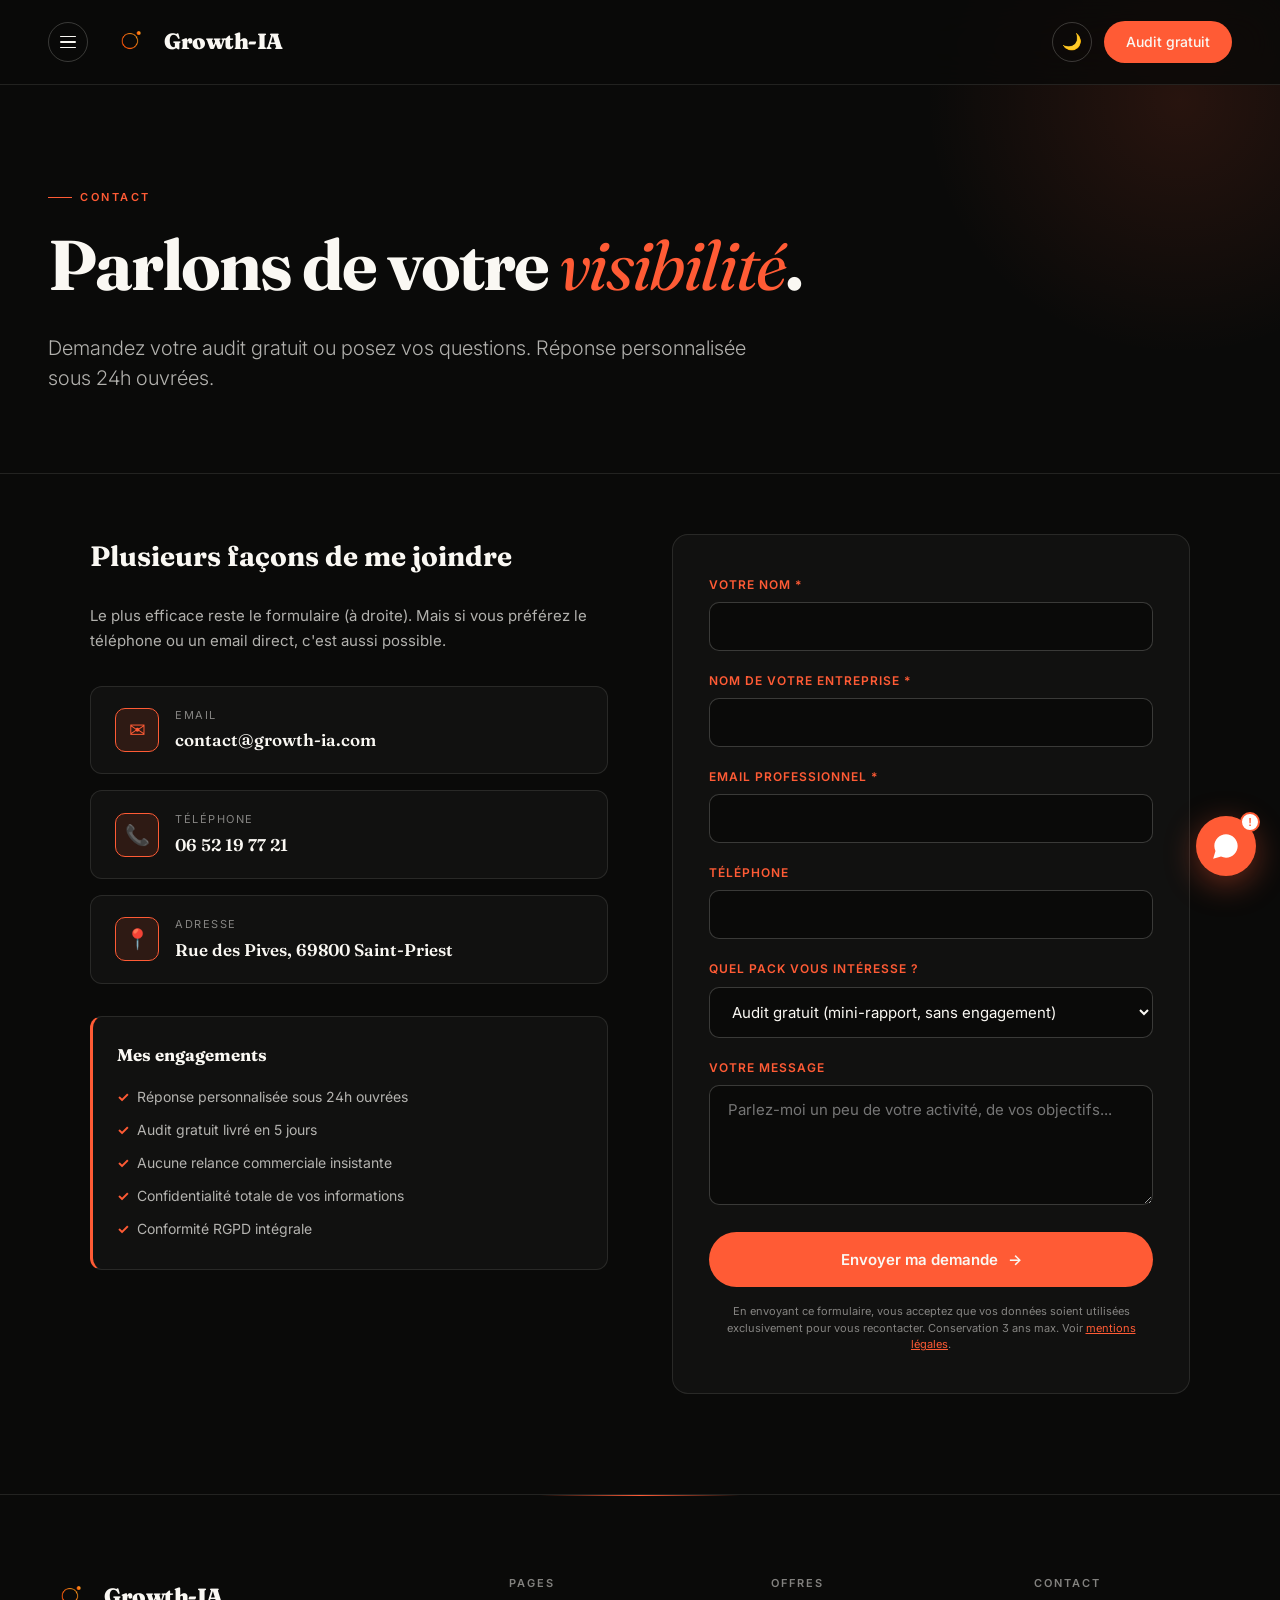
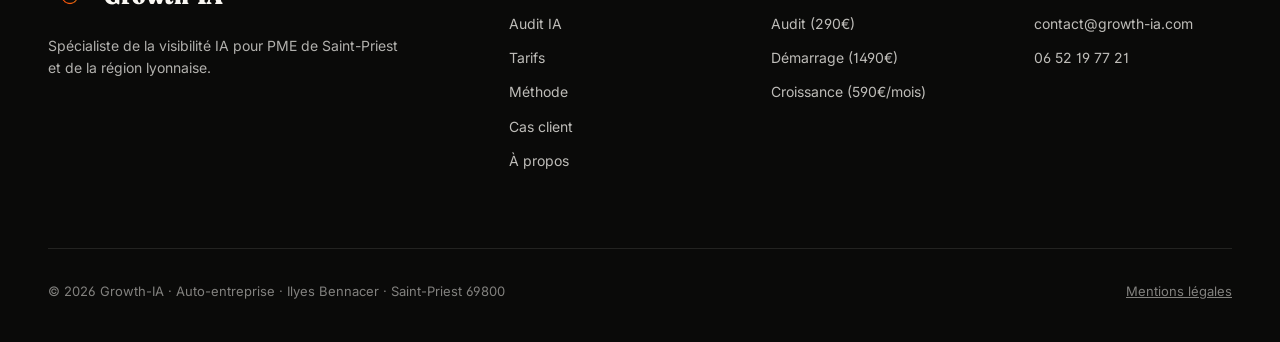
<file: contact.html>
<!DOCTYPE html>
<html lang="fr">
<head>
<meta charset="UTF-8">
<meta name="viewport" content="width=device-width, initial-scale=1.0">
<title>Contact · Growth-IA</title>

<meta property="og:type" content="website">
<meta property="og:url" content="https://growth-ia.com/contact.html">
<meta property="og:title" content="Contact — Demandez votre audit gratuit · Growth-IA">
<meta property="og:description" content="Demandez votre audit IA gratuit. Réponse sous 24h. Saint-Priest et région lyonnaise.">
<meta property="og:image" content="https://growth-ia.com/assets/og-image.jpg">
<meta property="og:image:width" content="1200">
<meta property="og:image:height" content="630">
<meta property="og:site_name" content="Growth-IA">
<meta property="og:locale" content="fr_FR">

<meta name="twitter:card" content="summary_large_image">
<meta name="twitter:title" content="Contact — Demandez votre audit gratuit · Growth-IA">
<meta name="twitter:description" content="Demandez votre audit IA gratuit. Réponse sous 24h. Saint-Priest et région lyonnaise.">
<meta name="twitter:image" content="https://growth-ia.com/assets/og-image.jpg">

<meta name="description" content="Demandez votre audit IA gratuit. Réponse sous 24h. Saint-Priest et région lyonnaise.">
<link rel="icon" type="image/png" sizes="32x32" href="assets/favicon.png">
<link rel="icon" type="image/png" sizes="16x16" href="assets/favicon.png">
<link rel="apple-touch-icon" sizes="180x180" href="assets/favicon.png">
<link rel="preconnect" href="https://fonts.googleapis.com">
<link rel="preconnect" href="https://fonts.gstatic.com" crossorigin>
<link href="https://fonts.googleapis.com/css2?family=Fraunces:opsz,wght@9..144,400;9..144,500;9..144,700;9..144,900&family=Inter:wght@300;400;500;600&family=JetBrains+Mono:wght@400;500&display=swap" rel="stylesheet">
<link rel="stylesheet" href="styles.css">
<style>
.contact-section { padding: 60px 48px 100px; background: var(--bg); }
.contact-grid {
  max-width: 1100px;
  margin: 0 auto;
  display: grid;
  grid-template-columns: 1fr 1fr;
  gap: 64px;
}

.contact-info h2 {
  font-family: 'Fraunces', serif;
  font-size: 28px;
  margin-bottom: 24px;
  color: var(--ink);
}
.contact-info p {
  color: var(--ink-soft);
  line-height: 1.7;
  margin-bottom: 32px;
  font-size: 15px;
}

.contact-channels { display: flex; flex-direction: column; gap: 16px; margin-bottom: 32px; }
.contact-channel {
  background: var(--bg-card);
  border: 1px solid var(--border);
  padding: 20px 24px;
  border-radius: 12px;
  display: flex;
  align-items: center;
  gap: 16px;
  text-decoration: none;
  color: var(--ink);
  transition: all 0.3s;
}
.contact-channel:hover {
  border-color: var(--accent);
  transform: translateX(4px);
}
.contact-channel-icon {
  width: 44px; height: 44px;
  border-radius: 10px;
  background: var(--accent-soft);
  border: 1px solid var(--accent);
  color: var(--accent);
  display: flex;
  align-items: center;
  justify-content: center;
  font-size: 20px;
}
.contact-channel-label {
  font-size: 11px;
  letter-spacing: 1.5px;
  color: var(--ink-mute);
  text-transform: uppercase;
}
.contact-channel-value {
  font-family: 'Fraunces', serif;
  font-size: 17px;
  font-weight: 600;
  margin-top: 2px;
}

.contact-engagement {
  background: var(--bg-card);
  border: 1px solid var(--border);
  border-left: 3px solid var(--accent);
  padding: 24px;
  border-radius: 12px;
}
.contact-engagement h4 {
  font-family: 'Fraunces', serif;
  font-size: 17px;
  margin-bottom: 12px;
  color: var(--ink);
}
.contact-engagement ul { list-style: none; padding: 0; }
.contact-engagement li {
  font-size: 14px;
  color: var(--ink-soft);
  padding: 6px 0 6px 20px;
  position: relative;
  line-height: 1.5;
}
.contact-engagement li::before {
  content: '✓';
  position: absolute;
  left: 0;
  color: var(--accent);
  font-weight: bold;
}

.contact-form {
  background: var(--bg-card);
  border: 1px solid var(--border);
  border-radius: 16px;
  padding: 40px 36px;
}
.form-group { margin-bottom: 20px; }
.form-label {
  display: block;
  font-size: 12px;
  letter-spacing: 1px;
  text-transform: uppercase;
  color: var(--accent);
  font-weight: 600;
  margin-bottom: 8px;
}
.form-input, .form-textarea, .form-select {
  width: 100%;
  padding: 14px 18px;
  background: var(--bg);
  border: 1px solid var(--border-strong);
  border-radius: 10px;
  color: var(--ink);
  font-size: 15px;
  font-family: inherit;
  outline: none;
  transition: all 0.3s;
}
.form-input:focus, .form-textarea:focus, .form-select:focus {
  border-color: var(--accent);
  box-shadow: 0 0 0 4px var(--accent-soft);
}
.form-textarea { resize: vertical; min-height: 120px; }
.form-submit {
  width: 100%;
  padding: 18px;
  background: var(--accent);
  color: var(--paper);
  border: none;
  border-radius: 100px;
  font-size: 15px;
  font-weight: 600;
  cursor: pointer;
  font-family: inherit;
  transition: all 0.3s;
  display: flex;
  align-items: center;
  justify-content: center;
  gap: 10px;
}
.form-submit:hover { background: #ff7253; box-shadow: 0 8px 24px var(--accent-glow); }
.form-submit:disabled { opacity: 0.6; cursor: not-allowed; }
.form-success {
  background: rgba(16,185,129,0.1);
  border: 1px solid rgba(16,185,129,0.4);
  color: #10b981;
  padding: 16px;
  border-radius: 10px;
  text-align: center;
  margin-bottom: 16px;
  display: none;
}
.form-error {
  background: rgba(239,68,68,0.1);
  border: 1px solid rgba(239,68,68,0.4);
  color: #ef4444;
  padding: 16px;
  border-radius: 10px;
  text-align: center;
  margin-bottom: 16px;
  display: none;
}
.form-rgpd {
  font-size: 11px;
  color: var(--ink-mute);
  margin-top: 16px;
  line-height: 1.5;
  text-align: center;
}

@media (max-width: 1024px) {
  .contact-grid { grid-template-columns: 1fr; gap: 48px; }
}
@media (max-width: 768px) {
  .contact-section { padding: 40px 20px 80px; }
  .contact-form { padding: 28px 20px; }
}
</style>
</head>
<body>
<div class="scroll-progress" id="scrollProgress"></div>
<nav id="nav">
  <div class="nav-left">
    <button class="menu-toggle" aria-label="Ouvrir le menu">
      <span class="menu-toggle-icon"><span></span><span></span><span></span></span>
    </button>
    <a href="/" class="logo"><img src="assets/logo-symbole.png" alt="Growth-IA" class="logo-img"><span class="logo-text">Growth-IA</span></a>
  </div>
  <div class="nav-actions">
    <button class="theme-toggle" id="themeToggle" aria-label="Changer de thème">
      <span class="icon-moon">🌙</span>
      <span class="icon-sun">☀️</span>
    </button>
    <a href="/contact" class="cta-nav">Audit gratuit</a>
  </div>
</nav>

<div class="nav-overlay" id="navOverlay"></div>

<aside class="nav-panel" id="navPanel">
  <ul class="nav-links">
    <li><a href="/">Accueil</a></li>
    <li><a href="/audit">Audit IA</a></li>
    <li><a href="/tarifs">Tarifs</a></li>
    <li><a href="/methode">Méthode</a></li>
    <li><a href="/cas-client">Cas client</a></li>
    <li><a href="/blog">Blog</a></li>
    <li><a href="/apropos">À propos</a></li>
    <li><a href="/contact" class="active">Contact</a></li>
  </ul>
  <div class="nav-panel-footer">
    <div class="nav-panel-footer-label">Contact direct</div>
    <div class="nav-panel-footer-contact">
      <a href="mailto:contact@growth-ia.com">contact@growth-ia.com</a>
      <a href="tel:0652197721">06 52 19 77 21</a>
      <a href="https://growth-ia.com">growth-ia.com</a>
    </div>
  </div>
</aside>

<section class="page-hero">
  <div class="page-hero-content">
    <div class="section-label fade-in">Contact</div>
    <h1 class="page-title fade-in">Parlons de votre <em>visibilité</em>.</h1>
    <p class="page-hero-subtitle fade-in">Demandez votre audit gratuit ou posez vos questions. Réponse personnalisée sous 24h ouvrées.</p>
  </div>
</section>

<section class="contact-section">
  <div class="contact-grid">
    <div class="contact-info fade-in">
      <h2>Plusieurs façons de me joindre</h2>
      <p>Le plus efficace reste le formulaire (à droite). Mais si vous préférez le téléphone ou un email direct, c'est aussi possible.</p>
      
      <div class="contact-channels">
        <a href="mailto:contact@growth-ia.com" class="contact-channel">
          <div class="contact-channel-icon">✉</div>
          <div>
            <div class="contact-channel-label">Email</div>
            <div class="contact-channel-value">contact@growth-ia.com</div>
          </div>
        </a>
        <a href="tel:0652197721" class="contact-channel">
          <div class="contact-channel-icon">📞</div>
          <div>
            <div class="contact-channel-label">Téléphone</div>
            <div class="contact-channel-value">06 52 19 77 21</div>
          </div>
        </a>
        <div class="contact-channel" style="cursor: default;">
          <div class="contact-channel-icon">📍</div>
          <div>
            <div class="contact-channel-label">Adresse</div>
            <div class="contact-channel-value">Rue des Pives, 69800 Saint-Priest</div>
          </div>
        </div>
      </div>

      <div class="contact-engagement">
        <h4>Mes engagements</h4>
        <ul>
          <li>Réponse personnalisée sous 24h ouvrées</li>
          <li>Audit gratuit livré en 5 jours</li>
          <li>Aucune relance commerciale insistante</li>
          <li>Confidentialité totale de vos informations</li>
          <li>Conformité RGPD intégrale</li>
        </ul>
      </div>
    </div>

    <div class="contact-form fade-in">
      <div class="form-success" id="formSuccess">
        ✓ Votre demande a bien été envoyée. Je vous recontacte dans la journée.
      </div>
      <div class="form-error" id="formError">
        ✗ Une erreur s'est produite. Merci de réessayer ou de m'écrire directement à contact@growth-ia.com.
      </div>
      
      <form id="contactForm" action="https://formspree.io/f/VOTRE_CODE_FORMSPREE" method="POST">
        <div class="form-group">
          <label class="form-label" for="name">Votre nom *</label>
          <input type="text" id="name" name="name" class="form-input" required>
        </div>
        <div class="form-group">
          <label class="form-label" for="business">Nom de votre entreprise *</label>
          <input type="text" id="business" name="business" class="form-input" required>
        </div>
        <div class="form-group">
          <label class="form-label" for="email">Email professionnel *</label>
          <input type="email" id="email" name="email" class="form-input" required>
        </div>
        <div class="form-group">
          <label class="form-label" for="phone">Téléphone</label>
          <input type="tel" id="phone" name="phone" class="form-input">
        </div>
        <div class="form-group">
          <label class="form-label" for="pack">Quel pack vous intéresse ?</label>
          <select id="pack" name="pack" class="form-select">
            <option value="audit_gratuit">Audit gratuit (mini-rapport, sans engagement)</option>
            <option value="audit_complet">Pack Audit complet (290€)</option>
            <option value="demarrage">Pack Démarrage (1 490€)</option>
            <option value="croissance">Pack Croissance (590€/mois)</option>
            <option value="conseil">Juste discuter / poser des questions</option>
          </select>
        </div>
        <div class="form-group">
          <label class="form-label" for="message">Votre message</label>
          <textarea id="message" name="message" class="form-textarea" placeholder="Parlez-moi un peu de votre activité, de vos objectifs..."></textarea>
        </div>
        
        <!-- Honeypot anti-spam -->
        <input type="text" name="_gotcha" style="display:none">
        
        <button type="submit" class="form-submit" id="formSubmit">
          Envoyer ma demande <span>→</span>
        </button>
        
        <p class="form-rgpd">En envoyant ce formulaire, vous acceptez que vos données soient utilisées exclusivement pour vous recontacter. Conservation 3 ans max. Voir <a href="/mentions" style="color: var(--accent);">mentions légales</a>.</p>
      </form>
    </div>
  </div>
</section>

<footer>
  <div class="footer-content">
    <div>
      <a href="/" class="logo" style="margin-bottom: 16px;"><img src="assets/logo-symbole.png" alt="Growth-IA" class="logo-img"><span class="logo-text">Growth-IA</span></a>
      <p class="footer-brand">Spécialiste de la visibilité IA pour PME de Saint-Priest et de la région lyonnaise.</p>
    </div>
    <div class="footer-col"><h4>Pages</h4><a href="/audit">Audit IA</a><a href="/tarifs">Tarifs</a><a href="/methode">Méthode</a><a href="/cas-client">Cas client</a><a href="/apropos">À propos</a></div>
    <div class="footer-col"><h4>Offres</h4><a href="/tarifs#audit">Audit (290€)</a><a href="/tarifs#demarrage">Démarrage (1490€)</a><a href="/tarifs#croissance">Croissance (590€/mois)</a></div>
    <div class="footer-col"><h4>Contact</h4><a href="mailto:contact@growth-ia.com">contact@growth-ia.com</a><a href="tel:0652197721">06 52 19 77 21</a></div>
  </div>
  <div class="footer-bottom">
    <span>© 2026 Growth-IA · Auto-entreprise · Ilyes Bennacer · Saint-Priest 69800</span>
    <span><a href="/mentions" style="color: inherit;">Mentions légales</a></span>
  </div>
</footer>

<button class="chat-bubble-trigger" id="chatTrigger"><svg viewBox="0 0 24 24"><path d="M12 2C6.48 2 2 6.48 2 12c0 1.54.36 3 .97 4.29L1 23l6.71-1.97C9 21.64 10.46 22 12 22h.01c5.52 0 10-4.48 10-10S17.52 2 12 2z"/></svg><span class="chat-badge" id="chatBadge">!</span></button>
<div class="chat-window" id="chatWindow">
  <div class="chat-header"><div class="chat-avatar-bot">G</div><div class="chat-header-info"><div class="name">Assistant Growth-IA</div><div class="status">En ligne · Réponse instantanée</div></div></div>
  <div class="chat-messages" id="chatMessages"></div>
  <div class="chat-typing" id="chatTyping"><span></span><span></span><span></span></div>
  <div class="chat-suggestions" id="chatSuggestions" style="display: none;"></div>
  <div class="chat-input-wrap"><input type="text" class="chat-input" id="chatInput" placeholder="Posez votre question..."><button class="chat-send" id="chatSend">→</button></div>
</div>

<script src="script.js"></script>
<script>
// Pré-sélection du pack via URL
const urlParams = new URLSearchParams(window.location.search);
const packParam = urlParams.get('pack');
if (packParam) {
  const select = document.getElementById('pack');
  if (select && Array.from(select.options).some(o => o.value === packParam)) {
    select.value = packParam;
  }
}

// AJAX submission
document.getElementById('contactForm').addEventListener('submit', async (e) => {
  e.preventDefault();
  const form = e.target;
  const submit = document.getElementById('formSubmit');
  const success = document.getElementById('formSuccess');
  const error = document.getElementById('formError');
  
  submit.disabled = true;
  submit.innerHTML = 'Envoi en cours...';
  success.style.display = 'none';
  error.style.display = 'none';
  
  try {
    const formData = new FormData(form);
    const response = await fetch(form.action, {
      method: 'POST',
      body: formData,
      headers: { 'Accept': 'application/json' }
    });
    
    if (response.ok) {
      success.style.display = 'block';
      form.reset();
      window.scrollTo({ top: success.offsetTop - 100, behavior: 'smooth' });
    } else {
      error.style.display = 'block';
    }
  } catch (err) {
    error.style.display = 'block';
  }
  
  submit.disabled = false;
  submit.innerHTML = 'Envoyer ma demande <span>→</span>';
});
</script>
</body>
</html>
</file>
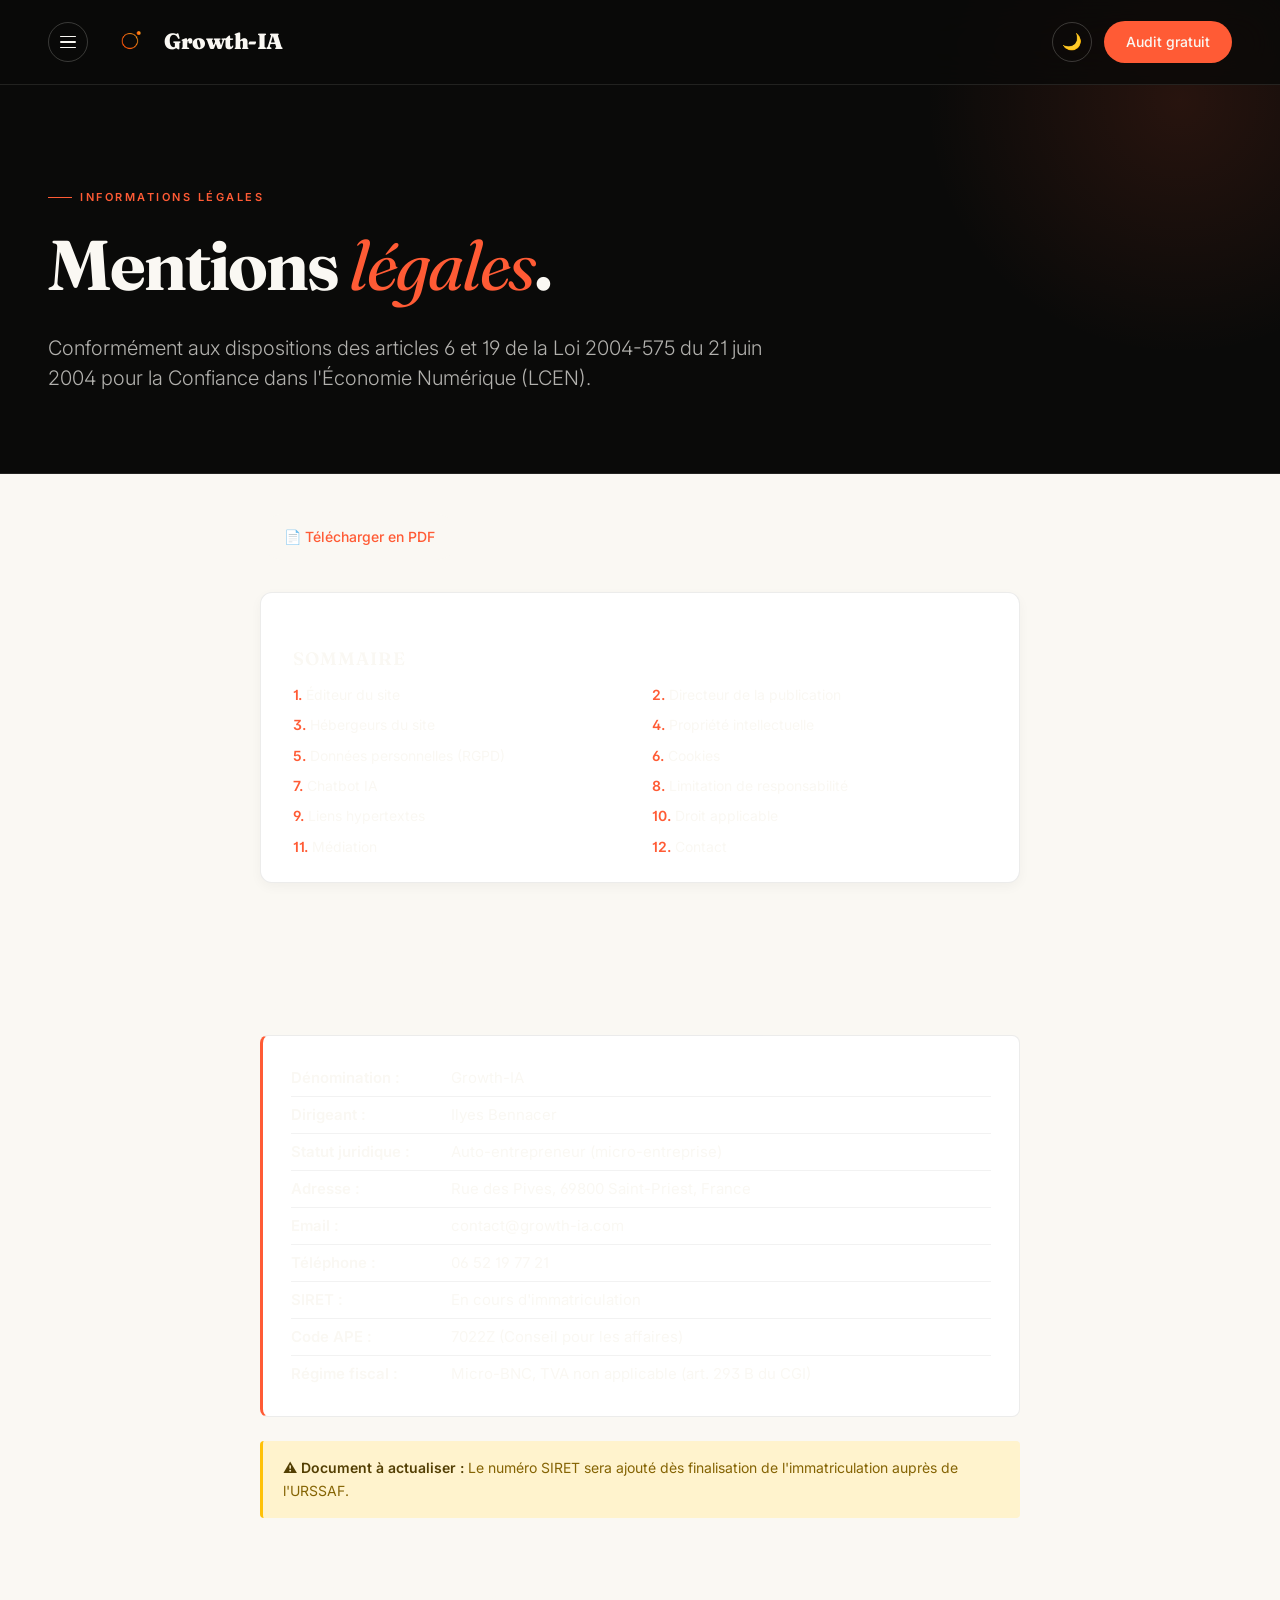
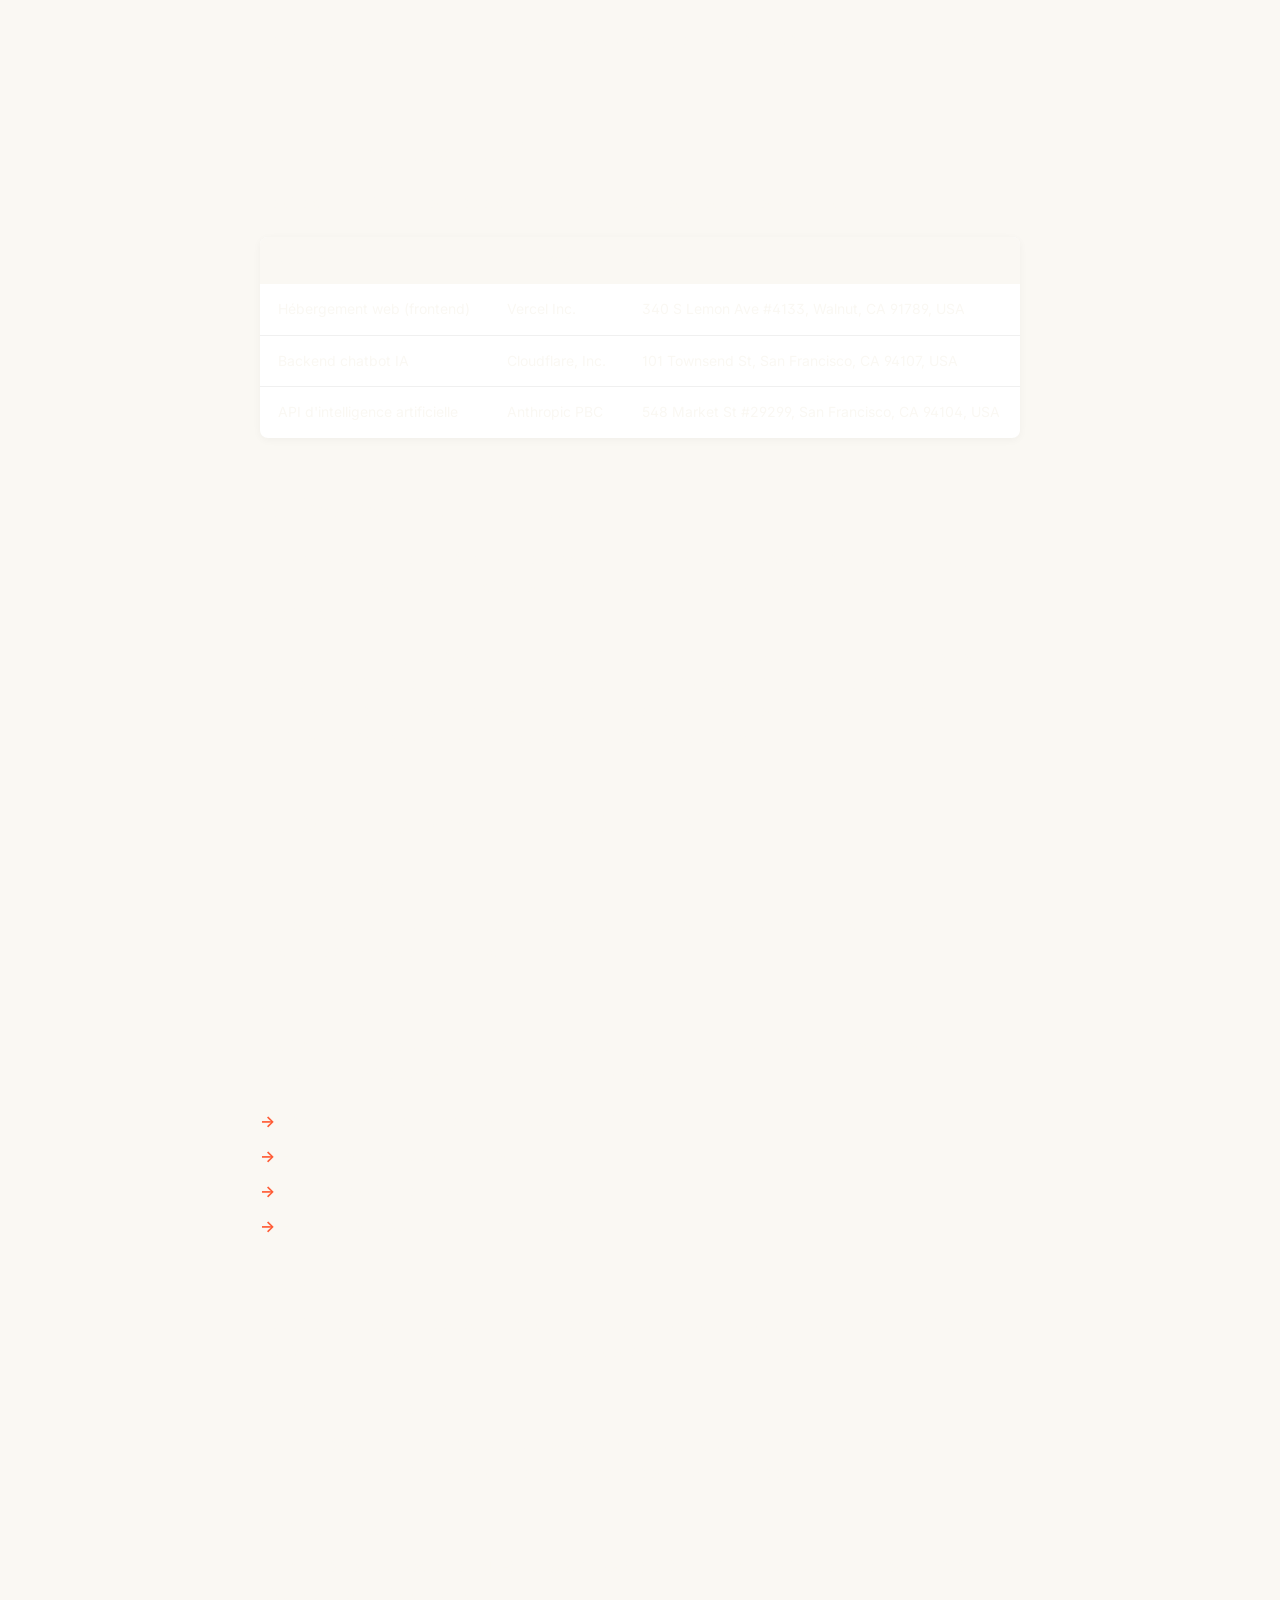
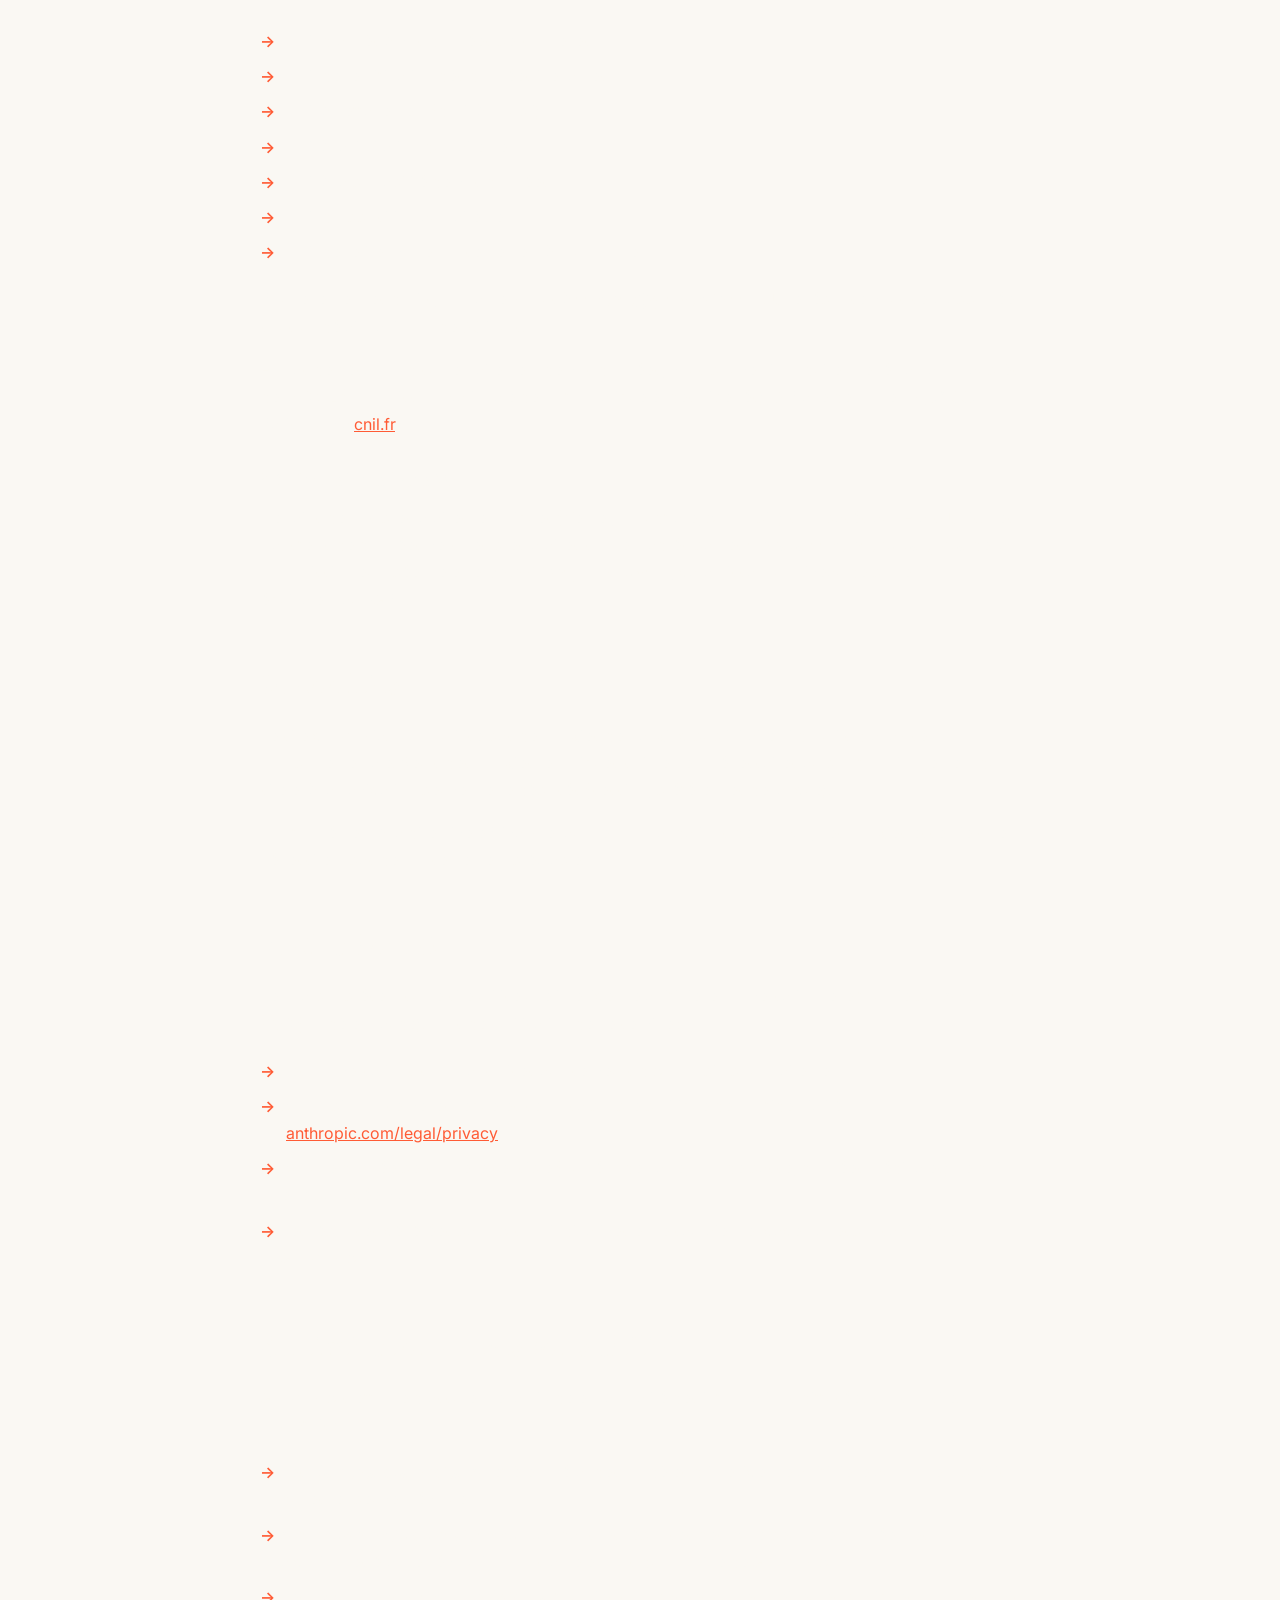
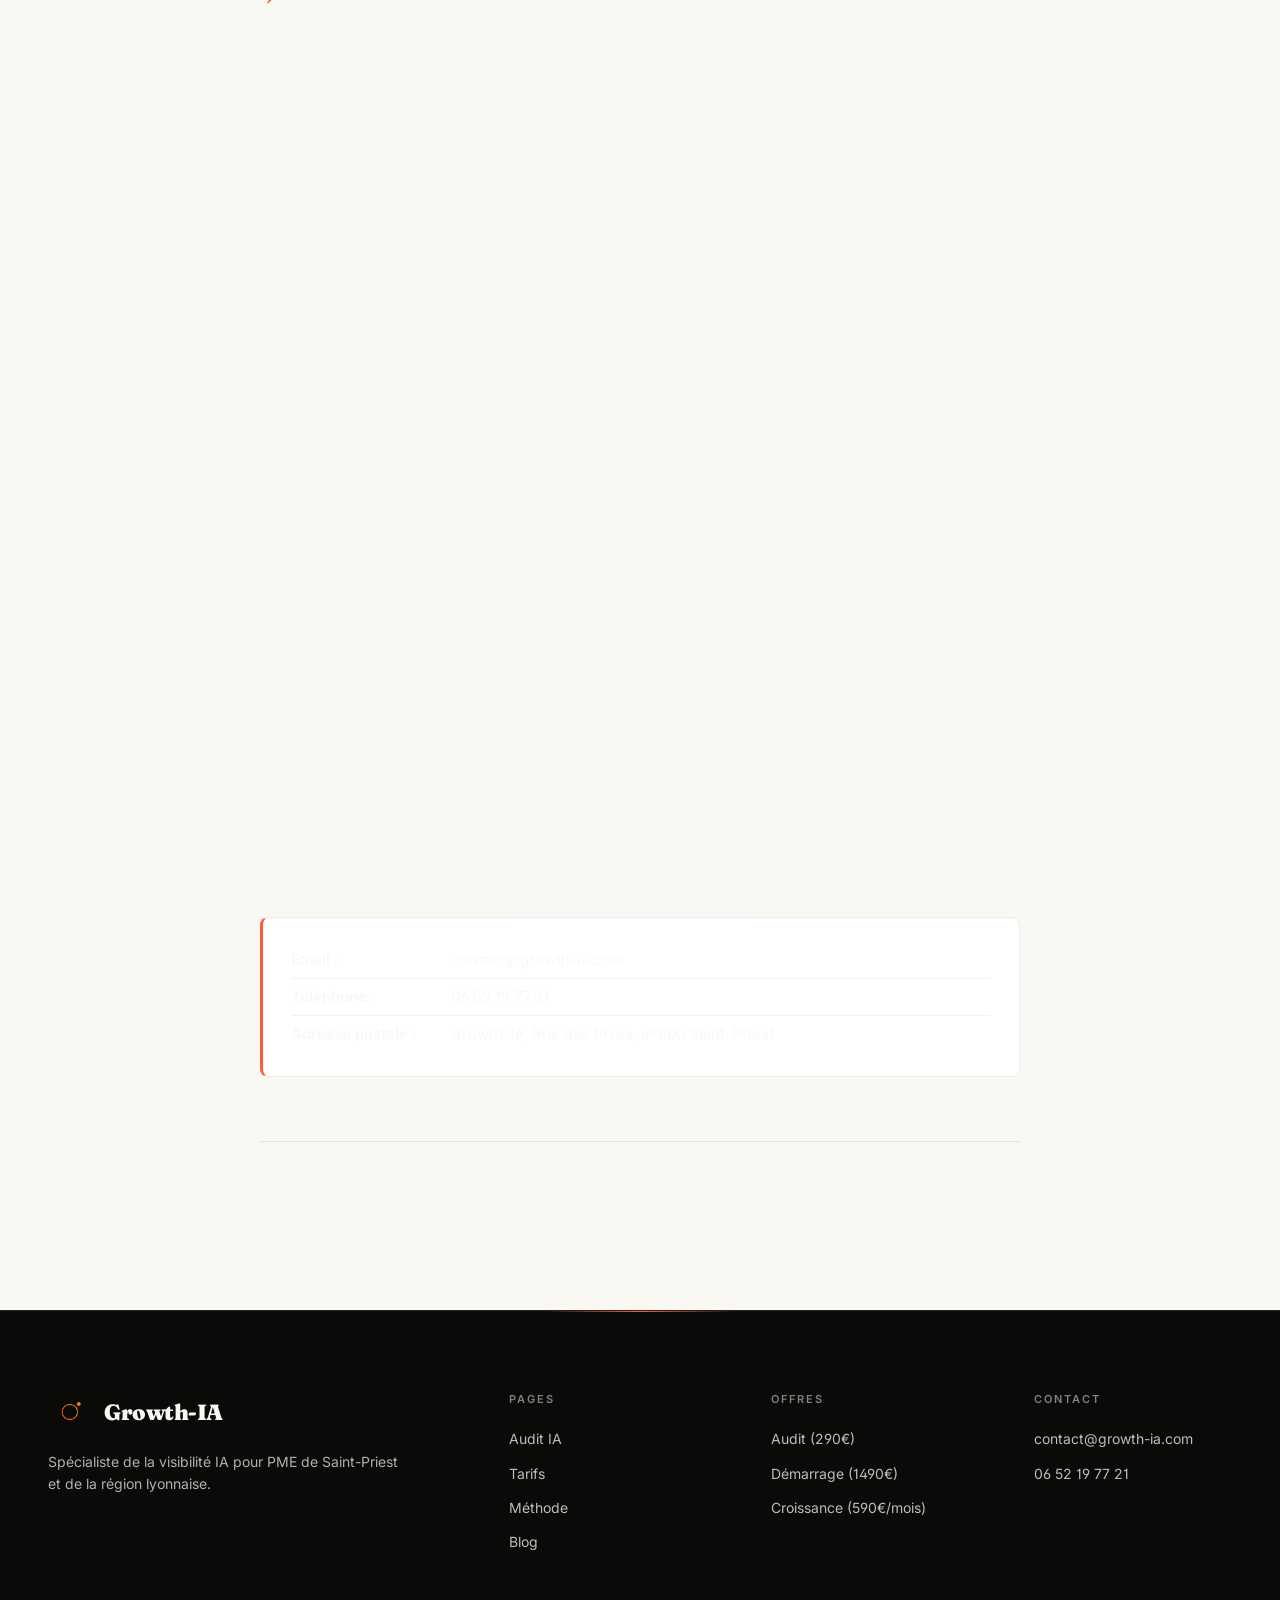
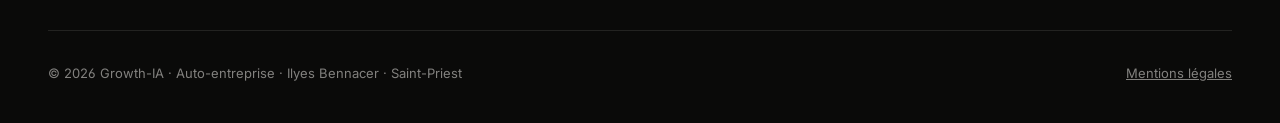
<file: mentions.html>
<!DOCTYPE html>
<html lang="fr">
<head>
<meta charset="UTF-8">
<meta name="viewport" content="width=device-width, initial-scale=1.0">
<title>Mentions légales · Growth-IA</title>

<meta property="og:type" content="website">
<meta property="og:url" content="https://growth-ia.com/mentions.html">
<meta property="og:title" content="Mentions légales · Growth-IA">
<meta property="og:description" content="Mentions légales de Growth-IA, service de visibilité IA pour PME.">
<meta property="og:image" content="https://growth-ia.com/assets/og-image.jpg">
<meta property="og:image:width" content="1200">
<meta property="og:image:height" content="630">
<meta property="og:site_name" content="Growth-IA">
<meta property="og:locale" content="fr_FR">

<meta name="twitter:card" content="summary_large_image">
<meta name="twitter:title" content="Mentions légales · Growth-IA">
<meta name="twitter:description" content="Mentions légales de Growth-IA, service de visibilité IA pour PME.">
<meta name="twitter:image" content="https://growth-ia.com/assets/og-image.jpg">

<meta name="description" content="Mentions légales de Growth-IA, service de visibilité IA pour PME à Saint-Priest et région lyonnaise.">

<link rel="icon" type="image/png" sizes="32x32" href="assets/favicon.png">
<link rel="icon" type="image/png" sizes="16x16" href="assets/favicon.png">
<link rel="apple-touch-icon" sizes="180x180" href="assets/favicon.png">

<link rel="preconnect" href="https://fonts.googleapis.com">
<link rel="preconnect" href="https://fonts.gstatic.com" crossorigin>
<link href="https://fonts.googleapis.com/css2?family=Fraunces:opsz,wght@9..144,400;9..144,500;9..144,700;9..144,900&family=Inter:wght@300;400;500;600&display=swap" rel="stylesheet">
<link rel="stylesheet" href="styles.css">

<style>
.legal {
  background: var(--paper);
  color: var(--ink);
  padding: 40px 24px 100px;
}
.legal-wrap { max-width: 760px; margin: 0 auto; }

.legal-toc {
  background: white;
  border: 1px solid rgba(14, 14, 12, 0.08);
  border-radius: 12px;
  padding: 24px 32px;
  margin-bottom: 48px;
  box-shadow: 0 4px 12px rgba(14, 14, 12, 0.04);
}
.legal-toc h3 {
  font-family: 'Fraunces', serif;
  font-size: 16px;
  letter-spacing: 1px;
  text-transform: uppercase;
  color: var(--accent);
  margin-bottom: 16px;
  font-weight: 600;
}
.legal-toc ol {
  list-style: none;
  padding: 0;
  display: grid;
  grid-template-columns: repeat(auto-fit, minmax(220px, 1fr));
  gap: 8px 24px;
  counter-reset: toc;
}
.legal-toc ol li {
  counter-increment: toc;
  font-size: 14px;
}
.legal-toc ol li::before {
  content: counter(toc) ". ";
  color: var(--accent);
  font-weight: 600;
}
.legal-toc ol li a {
  color: var(--ink);
  text-decoration: none;
  border-bottom: 1px solid transparent;
  transition: border-color 0.2s;
}
.legal-toc ol li a:hover { border-bottom-color: var(--accent); }

.legal-download {
  display: inline-flex;
  align-items: center;
  gap: 8px;
  background: var(--ink);
  color: var(--paper);
  padding: 12px 24px;
  border-radius: 100px;
  text-decoration: none;
  font-size: 14px;
  font-weight: 500;
  margin-bottom: 32px;
  transition: all 0.3s;
}
.legal-download:hover {
  background: var(--accent);
  transform: translateY(-1px);
}

.legal h2 {
  font-family: 'Fraunces', serif;
  font-size: 28px;
  margin-top: 48px;
  margin-bottom: 16px;
  color: var(--ink);
  scroll-margin-top: 100px;
  font-weight: 700;
}
.legal h2:first-of-type { margin-top: 32px; }
.legal h3 {
  font-family: 'Fraunces', serif;
  font-size: 18px;
  margin-top: 28px;
  margin-bottom: 10px;
  color: var(--ink);
  font-weight: 600;
}
.legal p { font-size: 16px; line-height: 1.7; margin-bottom: 16px; color: var(--ink); }
.legal strong { font-weight: 600; }
.legal a { color: var(--accent); }
.legal ul {
  margin: 16px 0 16px 0;
  padding-left: 0;
  list-style: none;
}
.legal ul li {
  font-size: 16px;
  line-height: 1.7;
  padding: 4px 0 4px 20px;
  position: relative;
  color: var(--ink);
}
.legal ul li::before {
  content: '→';
  color: var(--accent);
  position: absolute;
  left: 0;
  font-weight: 600;
}

.editor-card {
  background: white;
  border: 1px solid rgba(14, 14, 12, 0.08);
  border-left: 3px solid var(--accent);
  border-radius: 8px;
  padding: 24px 28px;
  margin: 16px 0 24px 0;
}
.editor-card .row {
  display: flex;
  padding: 6px 0;
  font-size: 15px;
  line-height: 1.6;
  border-bottom: 1px solid rgba(14, 14, 12, 0.05);
}
.editor-card .row:last-child { border-bottom: none; }
.editor-card .row strong {
  display: inline-block;
  min-width: 160px;
  color: var(--ink);
  font-weight: 600;
}

.legal table {
  width: 100%;
  border-collapse: collapse;
  margin: 20px 0 24px 0;
  font-size: 14px;
  background: white;
  border-radius: 8px;
  overflow: hidden;
  box-shadow: 0 2px 8px rgba(14, 14, 12, 0.04);
}
.legal table thead {
  background: var(--ink);
  color: var(--paper);
}
.legal table th {
  text-align: left;
  padding: 14px 18px;
  font-weight: 600;
  font-size: 12px;
  letter-spacing: 0.5px;
  text-transform: uppercase;
}
.legal table td {
  padding: 14px 18px;
  border-bottom: 1px solid rgba(14, 14, 12, 0.06);
  vertical-align: top;
  color: var(--ink);
}
.legal table tbody tr:last-child td { border-bottom: none; }

.warning-box {
  background: #fff3cd;
  border-left: 3px solid #ffc107;
  padding: 16px 20px;
  margin: 24px 0;
  font-size: 14px;
  border-radius: 4px;
  color: #856404;
}
.warning-box strong { color: #533f03; }

.last-update {
  margin-top: 64px;
  padding-top: 24px;
  border-top: 1px solid rgba(14, 14, 12, 0.1);
  font-size: 14px;
  color: var(--ink-soft);
  font-style: italic;
}

@media (max-width: 768px) {
  .legal-toc ol { grid-template-columns: 1fr; }
  .editor-card .row { flex-direction: column; }
  .editor-card .row strong { min-width: auto; margin-bottom: 2px; }
}
</style>
</head>
<body class="light">

<div class="scroll-progress" id="scrollProgress"></div>

<nav id="nav">
  <div class="nav-left">
    <button class="menu-toggle" aria-label="Ouvrir le menu">
      <span class="menu-toggle-icon"><span></span><span></span><span></span></span>
    </button>
    <a href="/" class="logo"><img src="assets/logo-symbole.png" alt="Growth-IA" class="logo-img"><span class="logo-text">Growth-IA</span></a>
  </div>
  <div class="nav-actions">
    <button class="theme-toggle" id="themeToggle" aria-label="Changer de thème">
      <span class="icon-moon">🌙</span>
      <span class="icon-sun">☀️</span>
    </button>
    <a href="/contact" class="cta-nav">Audit gratuit</a>
  </div>
</nav>

<div class="nav-overlay" id="navOverlay"></div>

<aside class="nav-panel" id="navPanel">
  <ul class="nav-links">
    <li><a href="/">Accueil</a></li>
    <li><a href="/audit">Audit IA</a></li>
    <li><a href="/tarifs">Tarifs</a></li>
    <li><a href="/methode">Méthode</a></li>
    <li><a href="/cas-client">Cas client</a></li>
    <li><a href="/blog">Blog</a></li>
    <li><a href="/apropos">À propos</a></li>
    <li><a href="/contact">Contact</a></li>
  </ul>
  <div class="nav-panel-footer">
    <div class="nav-panel-footer-label">Contact direct</div>
    <div class="nav-panel-footer-contact">
      <a href="mailto:contact@growth-ia.com">contact@growth-ia.com</a>
      <a href="tel:0652197721">06 52 19 77 21</a>
      <a href="https://growth-ia.com">growth-ia.com</a>
    </div>
  </div>
</aside>

<section class="page-hero">
  <div class="page-hero-content">
    <div class="section-label">Informations légales</div>
    <h1 class="page-title fade-in">Mentions <em>légales</em>.</h1>
    <p class="page-hero-subtitle fade-in">Conformément aux dispositions des articles 6 et 19 de la Loi 2004-575 du 21 juin 2004 pour la Confiance dans l'Économie Numérique (LCEN).</p>
  </div>
</section>

<section class="legal">
  <div class="legal-wrap">
    
    <a href="Growth-IA_Mentions_legales.pdf" class="legal-download" download>
      📄 Télécharger en PDF
    </a>
    
    <div class="legal-toc">
      <h3>Sommaire</h3>
      <ol>
        <li><a href="#editeur">Éditeur du site</a></li>
        <li><a href="#directeur">Directeur de la publication</a></li>
        <li><a href="#hebergeurs">Hébergeurs du site</a></li>
        <li><a href="#propriete">Propriété intellectuelle</a></li>
        <li><a href="#rgpd">Données personnelles (RGPD)</a></li>
        <li><a href="#cookies">Cookies</a></li>
        <li><a href="#chatbot">Chatbot IA</a></li>
        <li><a href="#responsabilite">Limitation de responsabilité</a></li>
        <li><a href="#liens">Liens hypertextes</a></li>
        <li><a href="#droit">Droit applicable</a></li>
        <li><a href="#mediation">Médiation</a></li>
        <li><a href="#contact">Contact</a></li>
      </ol>
    </div>
    
    <h2 id="editeur">1. Éditeur du site</h2>
    <p>Le site internet <strong>growth-ia.com</strong> est édité par :</p>
    
    <div class="editor-card">
      <div class="row"><strong>Dénomination :</strong> <span>Growth-IA</span></div>
      <div class="row"><strong>Dirigeant :</strong> <span>Ilyes Bennacer</span></div>
      <div class="row"><strong>Statut juridique :</strong> <span>Auto-entrepreneur (micro-entreprise)</span></div>
      <div class="row"><strong>Adresse :</strong> <span>Rue des Pives, 69800 Saint-Priest, France</span></div>
      <div class="row"><strong>Email :</strong> <span>contact@growth-ia.com</span></div>
      <div class="row"><strong>Téléphone :</strong> <span>06 52 19 77 21</span></div>
      <div class="row"><strong>SIRET :</strong> <span>En cours d'immatriculation</span></div>
      <div class="row"><strong>Code APE :</strong> <span>7022Z (Conseil pour les affaires)</span></div>
      <div class="row"><strong>Régime fiscal :</strong> <span>Micro-BNC, TVA non applicable (art. 293 B du CGI)</span></div>
    </div>
    
    <div class="warning-box">
      <strong>⚠ Document à actualiser :</strong> Le numéro SIRET sera ajouté dès finalisation de l'immatriculation auprès de l'URSSAF.
    </div>
    
    <h2 id="directeur">2. Directeur de la publication</h2>
    <p>Le directeur de la publication du site est <strong>Ilyes Bennacer</strong>, en qualité de gérant de l'auto-entreprise Growth-IA.</p>
    
    <h2 id="hebergeurs">3. Hébergeurs du site</h2>
    <p>Le site growth-ia.com est hébergé techniquement par les prestataires suivants :</p>
    
    <table>
      <thead>
        <tr>
          <th>Service</th>
          <th>Prestataire</th>
          <th>Adresse</th>
        </tr>
      </thead>
      <tbody>
        <tr>
          <td>Hébergement web (frontend)</td>
          <td>Vercel Inc.</td>
          <td>340 S Lemon Ave #4133, Walnut, CA 91789, USA</td>
        </tr>
        <tr>
          <td>Backend chatbot IA</td>
          <td>Cloudflare, Inc.</td>
          <td>101 Townsend St, San Francisco, CA 94107, USA</td>
        </tr>
        <tr>
          <td>API d'intelligence artificielle</td>
          <td>Anthropic PBC</td>
          <td>548 Market St #29299, San Francisco, CA 94104, USA</td>
        </tr>
      </tbody>
    </table>
    
    <h2 id="propriete">4. Propriété intellectuelle</h2>
    <p>L'ensemble du contenu présent sur le site growth-ia.com (textes, images, vidéos, logos, design, code source, structures, méthodologies) est la <strong>propriété exclusive de Growth-IA</strong>, sauf mention contraire explicite.</p>
    <p>Toute reproduction, représentation, modification, publication ou adaptation de tout ou partie des éléments du site, quel que soit le moyen ou le procédé utilisé, est strictement interdite sans l'autorisation écrite préalable de Growth-IA, sous peine de poursuites au titre de la contrefaçon (articles L.335-2 et suivants du Code de la propriété intellectuelle).</p>
    
    <h2 id="rgpd">5. Données personnelles (RGPD)</h2>
    
    <h3>5.1 Responsable du traitement</h3>
    <p>Le responsable du traitement des données personnelles est <strong>Ilyes Bennacer</strong>, dirigeant de Growth-IA, joignable à l'adresse contact@growth-ia.com.</p>
    
    <h3>5.2 Finalités de la collecte</h3>
    <p>Les informations recueillies via le formulaire de contact ou le chatbot IA sont enregistrées dans un fichier informatisé par Growth-IA aux fins exclusives de :</p>
    <ul>
      <li>Répondre aux demandes des prospects et clients</li>
      <li>Établir des devis personnalisés</li>
      <li>Assurer le suivi de la relation commerciale</li>
      <li>Envoyer les rapports d'audit demandés</li>
    </ul>
    
    <h3>5.3 Base légale du traitement</h3>
    <p>Le traitement des données est fondé sur le <strong>consentement explicite</strong> de l'utilisateur (formulaire) et sur l'<strong>exécution de mesures précontractuelles</strong> prises à sa demande (article 6.1.b du RGPD).</p>
    
    <h3>5.4 Durée de conservation</h3>
    <p>Les données sont conservées pendant <strong>3 ans à compter du dernier contact</strong> avec le prospect ou la fin du contrat avec le client. Elles sont ensuite supprimées ou anonymisées.</p>
    
    <h3>5.5 Vos droits</h3>
    <p>Conformément au Règlement (UE) 2016/679 (RGPD) et à la Loi Informatique et Libertés modifiée, vous disposez des droits suivants :</p>
    <ul>
      <li>Droit d'accès à vos données personnelles</li>
      <li>Droit de rectification des données inexactes</li>
      <li>Droit à l'effacement (droit à l'oubli)</li>
      <li>Droit à la limitation du traitement</li>
      <li>Droit à la portabilité de vos données</li>
      <li>Droit d'opposition au traitement</li>
      <li>Droit de retirer votre consentement à tout moment</li>
    </ul>
    <p>Pour exercer ces droits, contactez-nous à <strong>contact@growth-ia.com</strong>. Une réponse vous sera apportée sous un délai maximum de 30 jours.</p>
    <p>En cas de désaccord sur le traitement de vos données, vous pouvez introduire une réclamation auprès de la <strong>CNIL</strong> (Commission Nationale de l'Informatique et des Libertés), 3 Place de Fontenoy, 75007 Paris, ou via <a href="https://www.cnil.fr" target="_blank" rel="noopener">cnil.fr</a>.</p>
    
    <h3>5.6 Transferts hors UE</h3>
    <p>Certains de nos prestataires techniques (Vercel, Cloudflare, Anthropic) sont basés aux États-Unis. Les transferts de données vers ces prestataires sont encadrés par les <strong>clauses contractuelles types</strong> de la Commission européenne et le <strong>Data Privacy Framework</strong>, garantissant un niveau de protection équivalent au RGPD.</p>
    
    <h2 id="cookies">6. Cookies</h2>
    <p>Le site growth-ia.com n'utilise pas de cookies de tracking publicitaire ni d'outils d'analyse comportementale. Seuls des cookies techniques strictement nécessaires au bon fonctionnement du site et à la navigation peuvent être déposés (session, préférences de langue).</p>
    <p>Conformément à la directive ePrivacy et aux recommandations de la CNIL, ces cookies essentiels ne nécessitent pas de consentement préalable.</p>
    
    <h2 id="chatbot">7. Chatbot IA</h2>
    <p>Le chatbot présent sur le site utilise une intelligence artificielle conversationnelle fournie par <strong>Anthropic PBC</strong> (modèle Claude). Lors de l'utilisation de ce service :</p>
    <ul>
      <li>Les conversations sont transmises aux serveurs d'Anthropic pour traitement</li>
      <li>Anthropic conserve les requêtes selon sa propre politique de confidentialité (<a href="https://www.anthropic.com/legal/privacy" target="_blank" rel="noopener">anthropic.com/legal/privacy</a>)</li>
      <li>Aucune donnée personnelle sensible (numéro de carte, mot de passe, données médicales) ne doit être partagée via ce chatbot</li>
      <li>Les réponses générées par l'IA sont indicatives et ne sauraient engager la responsabilité de Growth-IA</li>
    </ul>
    
    <h2 id="responsabilite">8. Limitation de responsabilité</h2>
    <p>Growth-IA s'efforce d'assurer l'exactitude et l'actualité des informations diffusées sur son site. Toutefois :</p>
    <ul>
      <li>Les <strong>résultats des audits IA</strong> reflètent l'état des modèles d'intelligence artificielle au moment précis du test et peuvent évoluer</li>
      <li><strong>Aucune garantie de positionnement</strong> dans les réponses des IA ne peut être donnée, ces algorithmes étant en évolution constante et hors du contrôle de Growth-IA</li>
      <li>Les <strong>recommandations stratégiques</strong> fournies sont basées sur les meilleures pratiques connues mais leur efficacité dépend de leur mise en œuvre par le client</li>
    </ul>
    <p>Growth-IA ne peut être tenue pour responsable des dommages directs ou indirects résultant de l'utilisation des informations ou recommandations fournies, ni des évolutions des algorithmes des IA tierces.</p>
    
    <h2 id="liens">9. Liens hypertextes</h2>
    <p>Le site growth-ia.com peut contenir des liens hypertextes vers des sites tiers. Growth-IA n'exerce aucun contrôle sur ces sites et décline toute responsabilité quant à leur contenu, leur politique de confidentialité ou leurs pratiques.</p>
    
    <h2 id="droit">10. Droit applicable et juridiction compétente</h2>
    <p>Les présentes mentions légales sont régies par le <strong>droit français</strong>. En cas de litige relatif à l'utilisation du site ou à l'interprétation des présentes mentions, et après tentative de résolution amiable, les tribunaux du <strong>ressort de la Cour d'appel de Lyon</strong> seront seuls compétents.</p>
    
    <h2 id="mediation">11. Médiation de la consommation</h2>
    <p>Conformément à l'article L612-1 du Code de la consommation, en cas de litige avec un client consommateur, Growth-IA propose un dispositif de médiation conventionnelle. Le client peut recourir gratuitement au médiateur de la consommation suivant : à compléter dès souscription d'une convention avec un médiateur agréé.</p>
    
    <h2 id="contact">12. Contact</h2>
    <p>Pour toute question relative aux présentes mentions légales ou au traitement de vos données personnelles :</p>
    
    <div class="editor-card">
      <div class="row"><strong>Email :</strong> <span>contact@growth-ia.com</span></div>
      <div class="row"><strong>Téléphone :</strong> <span>06 52 19 77 21</span></div>
      <div class="row"><strong>Adresse postale :</strong> <span>Growth-IA, Rue des Pives, 69800 Saint-Priest</span></div>
    </div>
    
    <p class="last-update">Dernière mise à jour : mai 2026 · Document susceptible d'être modifié sans préavis.</p>
  </div>
</section>

<footer>
  <div class="footer-content">
    <div>
      <a href="/" class="logo" style="margin-bottom: 16px;"><img src="assets/logo-symbole.png" alt="Growth-IA" class="logo-img"><span class="logo-text">Growth-IA</span></a>
      <p class="footer-brand">Spécialiste de la visibilité IA pour PME de Saint-Priest et de la région lyonnaise.</p>
    </div>
    <div class="footer-col"><h4>Pages</h4><a href="/audit">Audit IA</a><a href="/tarifs">Tarifs</a><a href="/methode">Méthode</a><a href="/blog">Blog</a></div>
    <div class="footer-col"><h4>Offres</h4><a href="/tarifs#audit">Audit (290€)</a><a href="/tarifs#demarrage">Démarrage (1490€)</a><a href="/tarifs#croissance">Croissance (590€/mois)</a></div>
    <div class="footer-col"><h4>Contact</h4><a href="mailto:contact@growth-ia.com">contact@growth-ia.com</a><a href="tel:0652197721">06 52 19 77 21</a></div>
  </div>
  <div class="footer-bottom">
    <span>© 2026 Growth-IA · Auto-entreprise · Ilyes Bennacer · Saint-Priest</span>
    <span><a href="/mentions" style="color: inherit;">Mentions légales</a></span>
  </div>
</footer>

<script src="script.js"></script>
</body>
</html>
</file>
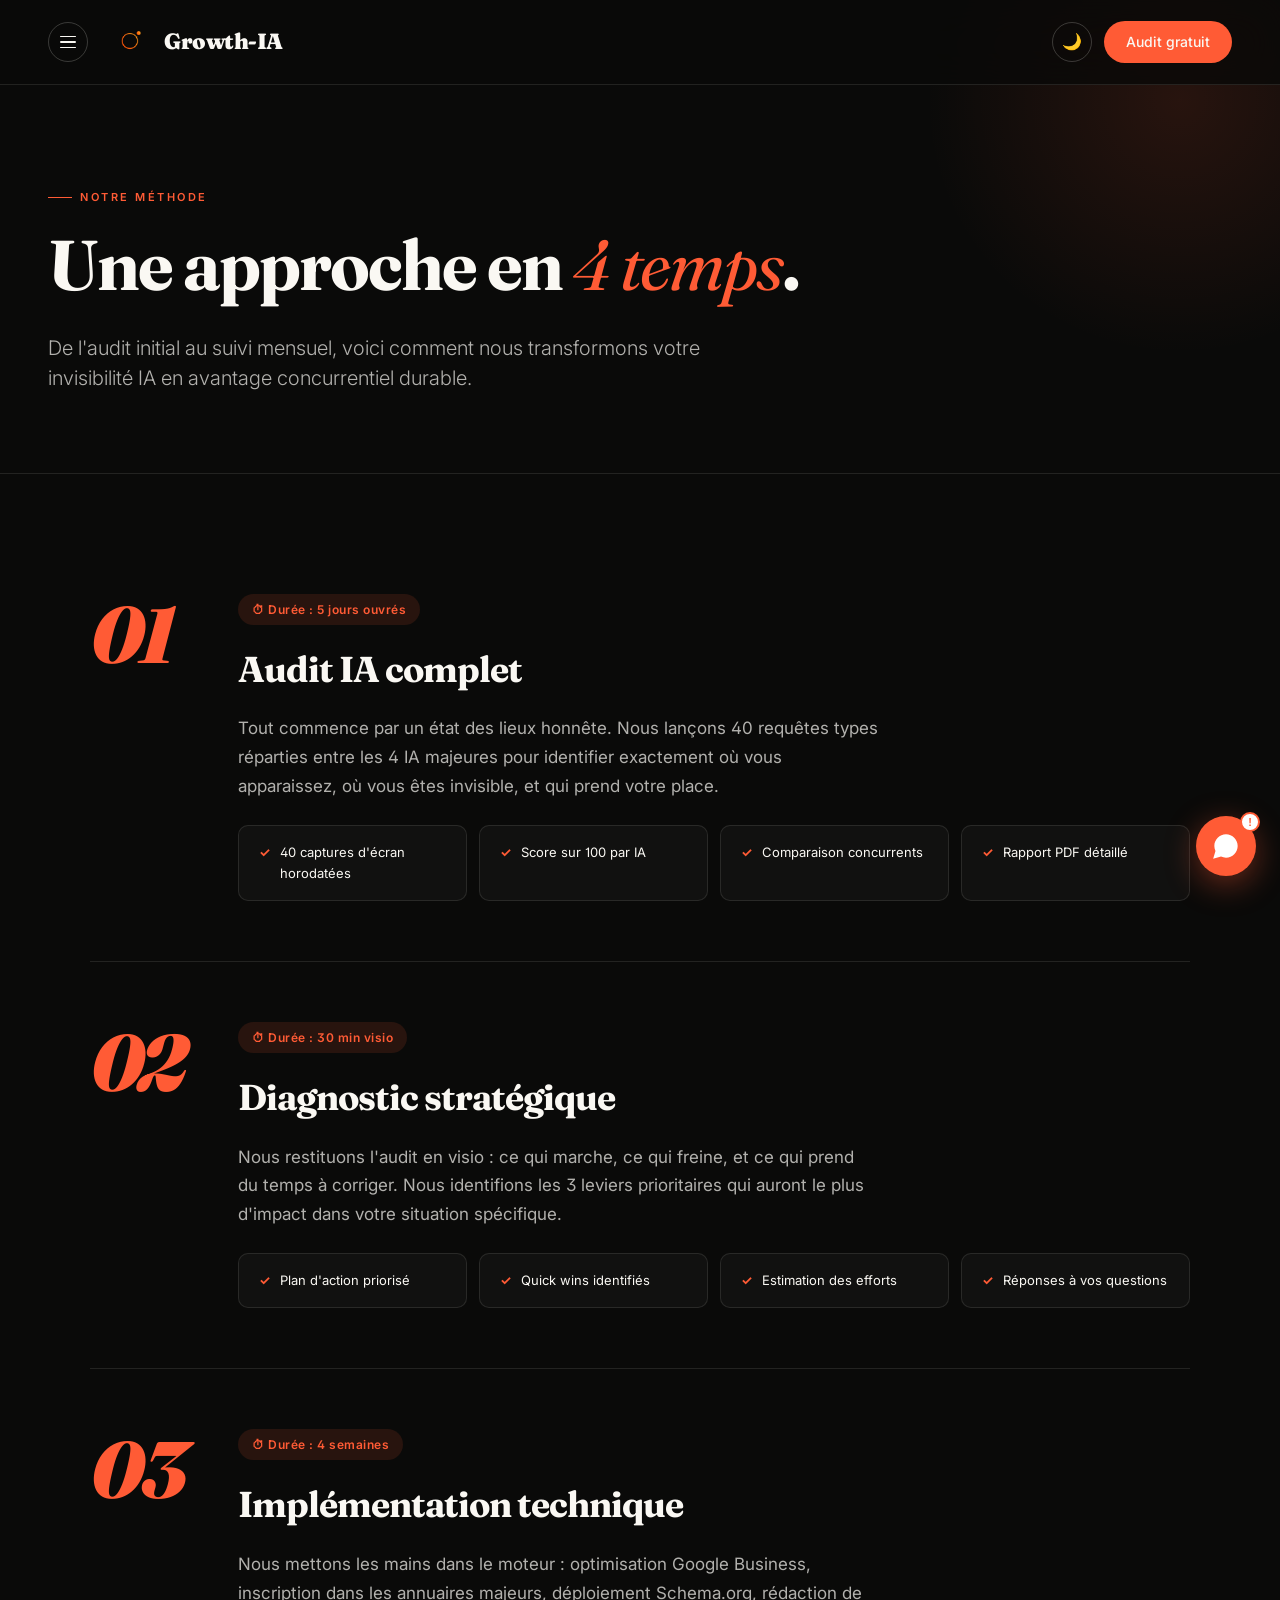
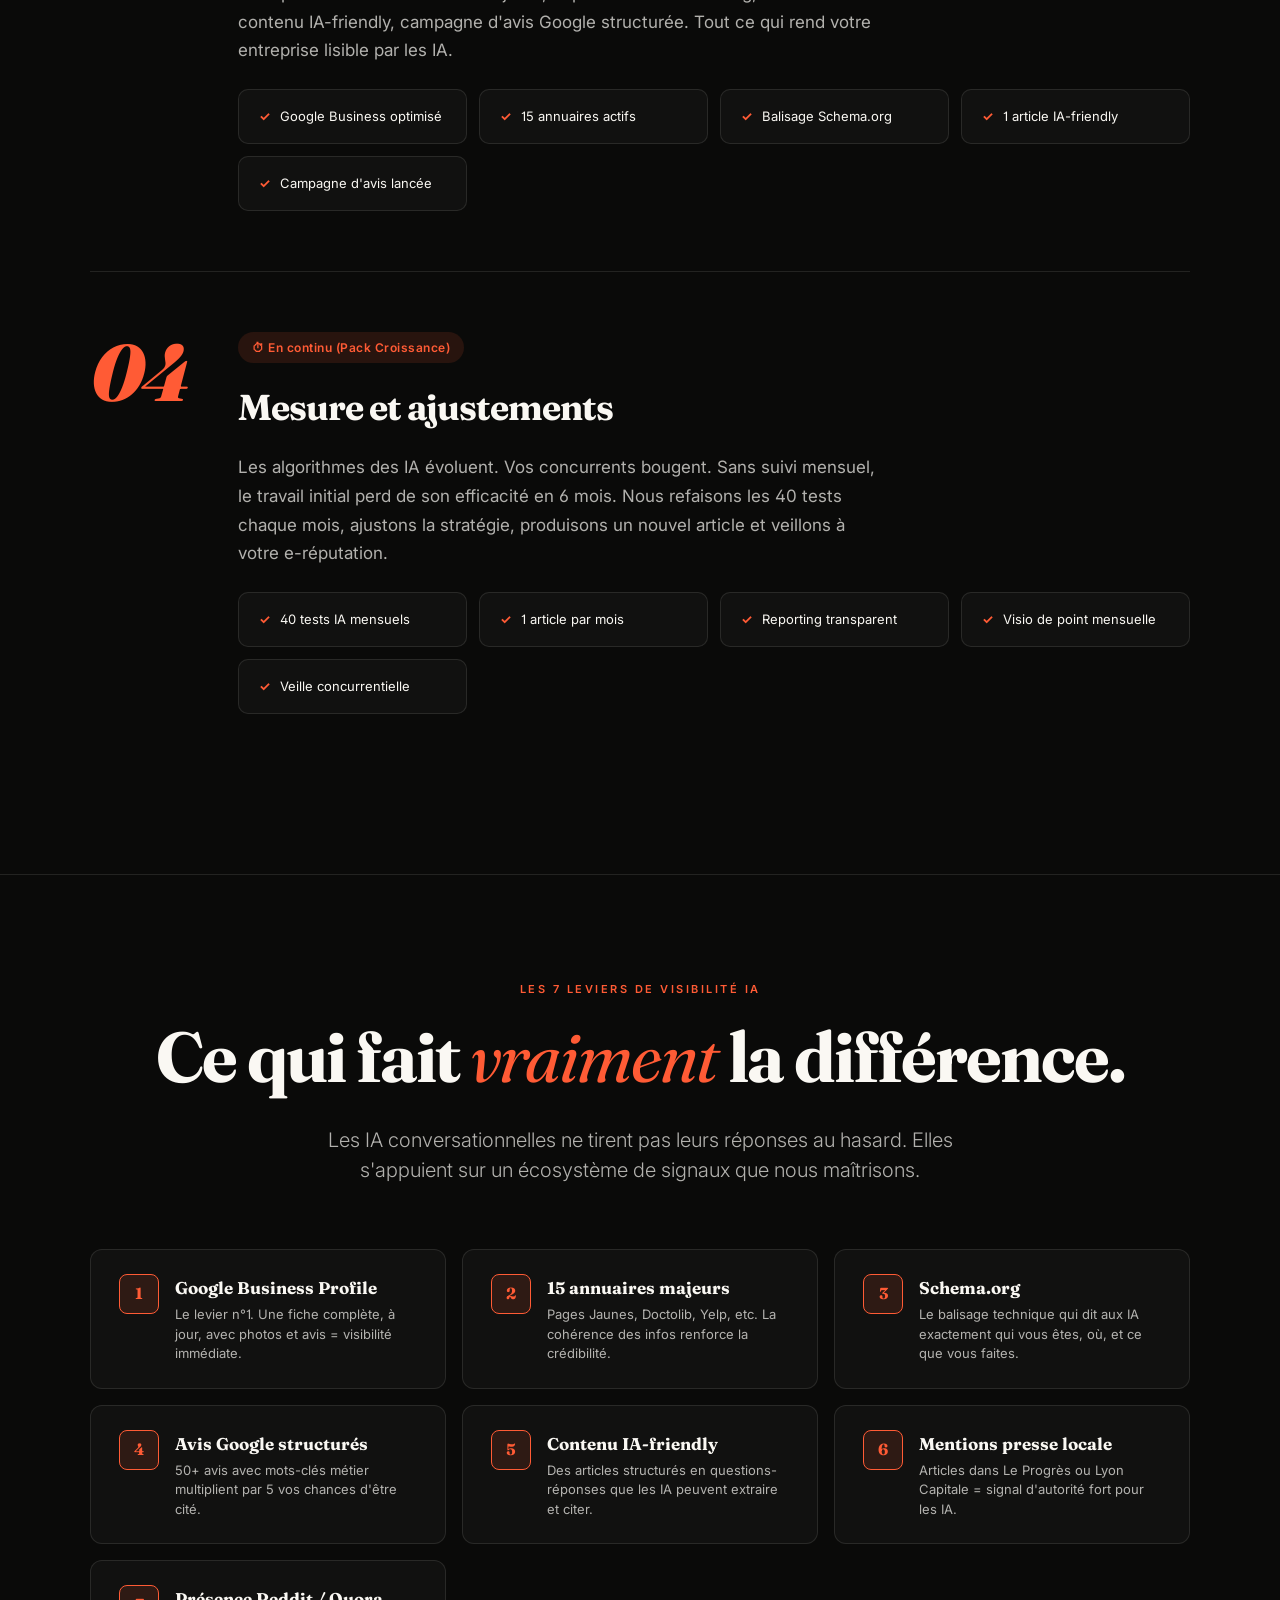
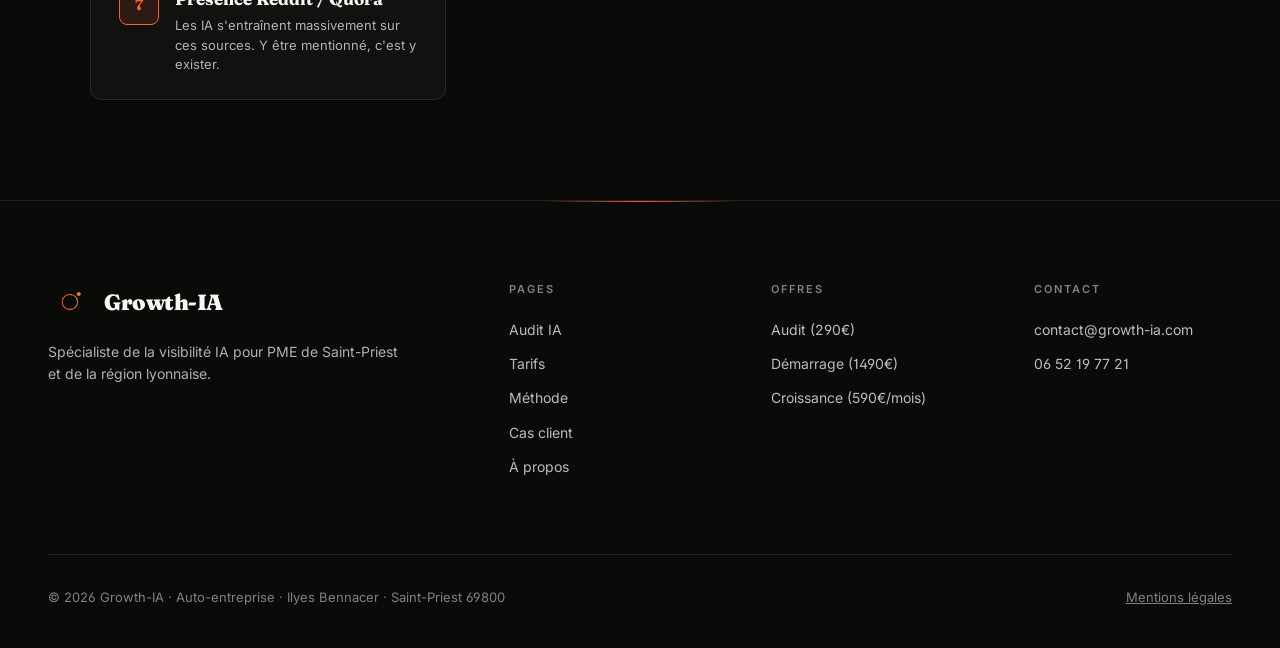
<file: methode.html>
<!DOCTYPE html>
<html lang="fr">
<head>
<meta charset="UTF-8">
<meta name="viewport" content="width=device-width, initial-scale=1.0">
<title>Méthode · Growth-IA</title>

<meta property="og:type" content="website">
<meta property="og:url" content="https://growth-ia.com/methode.html">
<meta property="og:title" content="Notre méthode en 4 étapes · Growth-IA">
<meta property="og:description" content="Audit, diagnostic, implémentation, mesure mensuelle. Une approche structurée pour transformer votre visibilité IA.">
<meta property="og:image" content="https://growth-ia.com/assets/og-image.jpg">
<meta property="og:image:width" content="1200">
<meta property="og:image:height" content="630">
<meta property="og:site_name" content="Growth-IA">
<meta property="og:locale" content="fr_FR">

<meta name="twitter:card" content="summary_large_image">
<meta name="twitter:title" content="Notre méthode en 4 étapes · Growth-IA">
<meta name="twitter:description" content="Audit, diagnostic, implémentation, mesure mensuelle. Une approche structurée pour transformer votre visibilité IA.">
<meta name="twitter:image" content="https://growth-ia.com/assets/og-image.jpg">

<meta name="description" content="Notre approche structurée en 4 temps pour transformer votre invisibilité IA en avantage concurrentiel.">
<link rel="icon" type="image/png" sizes="32x32" href="assets/favicon.png">
<link rel="icon" type="image/png" sizes="16x16" href="assets/favicon.png">
<link rel="apple-touch-icon" sizes="180x180" href="assets/favicon.png">
<link rel="preconnect" href="https://fonts.googleapis.com">
<link rel="preconnect" href="https://fonts.gstatic.com" crossorigin>
<link href="https://fonts.googleapis.com/css2?family=Fraunces:opsz,wght@9..144,400;9..144,700;9..144,900&family=Inter:wght@300;400;500;600&family=JetBrains+Mono:wght@400;500&display=swap" rel="stylesheet">
<link rel="stylesheet" href="styles.css">
<style>
.method-section {
  padding: 60px 48px 100px;
  background: var(--bg);
}
.method-content { max-width: 1100px; margin: 0 auto; }
.method-step {
  display: grid;
  grid-template-columns: 100px 1fr;
  gap: 48px;
  padding: 60px 0;
  border-bottom: 1px solid var(--border);
  align-items: start;
}
.method-step:last-child { border-bottom: none; }
.method-step-num {
  font-family: 'Fraunces', serif;
  font-size: 80px;
  font-weight: 900;
  font-style: italic;
  color: var(--accent);
  line-height: 1;
  letter-spacing: -3px;
}
.method-step-content h3 {
  font-family: 'Fraunces', serif;
  font-size: 36px;
  margin-bottom: 16px;
  color: var(--ink);
  font-weight: 700;
  letter-spacing: -1px;
}
.method-step-content p {
  font-size: 17px;
  line-height: 1.7;
  color: var(--ink-soft);
  margin-bottom: 24px;
  max-width: 640px;
}
.method-deliverables {
  display: grid;
  grid-template-columns: repeat(auto-fit, minmax(220px, 1fr));
  gap: 12px;
  margin-top: 24px;
}
.method-deliverable {
  background: var(--bg-card);
  border: 1px solid var(--border);
  padding: 16px 20px;
  border-radius: 10px;
  font-size: 13px;
  color: var(--ink);
  display: flex;
  gap: 10px;
  align-items: flex-start;
}
.method-deliverable::before {
  content: '✓';
  color: var(--accent);
  font-weight: bold;
}
.method-step-meta {
  display: inline-flex;
  align-items: center;
  gap: 8px;
  background: var(--accent-soft);
  color: var(--accent);
  padding: 6px 14px;
  border-radius: 100px;
  font-size: 12px;
  font-weight: 600;
  letter-spacing: 0.5px;
  margin-bottom: 16px;
}

.levers-section {
  padding: 100px 48px;
  background: var(--bg);
  border-top: 1px solid var(--border);
}
.levers-grid {
  max-width: 1100px;
  margin: 64px auto 0;
  display: grid;
  grid-template-columns: repeat(auto-fit, minmax(280px, 1fr));
  gap: 16px;
}
.lever {
  background: var(--bg-card);
  border: 1px solid var(--border);
  padding: 24px 28px;
  border-radius: 12px;
  display: flex;
  gap: 16px;
  align-items: flex-start;
  transition: all 0.3s;
}
.lever:hover {
  border-color: var(--accent);
  transform: translateY(-2px);
}
.lever-icon {
  width: 40px;
  height: 40px;
  background: var(--accent-soft);
  border: 1px solid var(--accent);
  color: var(--accent);
  border-radius: 8px;
  display: flex;
  align-items: center;
  justify-content: center;
  font-family: 'Fraunces', serif;
  font-weight: 700;
  font-size: 16px;
  flex-shrink: 0;
}
.lever-text h4 {
  font-family: 'Fraunces', serif;
  font-size: 17px;
  margin-bottom: 4px;
  color: var(--ink);
}
.lever-text p {
  font-size: 13px;
  color: var(--ink-soft);
  line-height: 1.5;
}
@media (max-width: 768px) {
  .method-section, .levers-section { padding-left: 20px; padding-right: 20px; }
  .method-step { grid-template-columns: 1fr; gap: 16px; padding: 40px 0; }
  .method-step-num { font-size: 56px; }
  .method-step-content h3 { font-size: 26px; }
}
</style>
</head>
<body>
<div class="scroll-progress" id="scrollProgress"></div>
<nav id="nav">
  <div class="nav-left">
    <button class="menu-toggle" aria-label="Ouvrir le menu">
      <span class="menu-toggle-icon"><span></span><span></span><span></span></span>
    </button>
    <a href="/" class="logo"><img src="assets/logo-symbole.png" alt="Growth-IA" class="logo-img"><span class="logo-text">Growth-IA</span></a>
  </div>
  <div class="nav-actions">
    <button class="theme-toggle" id="themeToggle" aria-label="Changer de thème">
      <span class="icon-moon">🌙</span>
      <span class="icon-sun">☀️</span>
    </button>
    <a href="/contact" class="cta-nav">Audit gratuit</a>
  </div>
</nav>

<div class="nav-overlay" id="navOverlay"></div>

<aside class="nav-panel" id="navPanel">
  <ul class="nav-links">
    <li><a href="/">Accueil</a></li>
    <li><a href="/audit">Audit IA</a></li>
    <li><a href="/tarifs">Tarifs</a></li>
    <li><a href="/methode" class="active">Méthode</a></li>
    <li><a href="/cas-client">Cas client</a></li>
    <li><a href="/blog">Blog</a></li>
    <li><a href="/apropos">À propos</a></li>
    <li><a href="/contact">Contact</a></li>
  </ul>
  <div class="nav-panel-footer">
    <div class="nav-panel-footer-label">Contact direct</div>
    <div class="nav-panel-footer-contact">
      <a href="mailto:contact@growth-ia.com">contact@growth-ia.com</a>
      <a href="tel:0652197721">06 52 19 77 21</a>
      <a href="https://growth-ia.com">growth-ia.com</a>
    </div>
  </div>
</aside>

<section class="page-hero">
  <div class="page-hero-content">
    <div class="section-label fade-in">Notre méthode</div>
    <h1 class="page-title fade-in">Une approche en <em>4 temps</em>.</h1>
    <p class="page-hero-subtitle fade-in">De l'audit initial au suivi mensuel, voici comment nous transformons votre invisibilité IA en avantage concurrentiel durable.</p>
  </div>
</section>

<section class="method-section">
  <div class="method-content">
    <div class="method-step slide-in-left">
      <div class="method-step-num">01</div>
      <div class="method-step-content">
        <div class="method-step-meta">⏱ Durée : 5 jours ouvrés</div>
        <h3>Audit IA complet</h3>
        <p>Tout commence par un état des lieux honnête. Nous lançons 40 requêtes types réparties entre les 4 IA majeures pour identifier exactement où vous apparaissez, où vous êtes invisible, et qui prend votre place.</p>
        <div class="method-deliverables">
          <div class="method-deliverable">40 captures d'écran horodatées</div>
          <div class="method-deliverable">Score sur 100 par IA</div>
          <div class="method-deliverable">Comparaison concurrents</div>
          <div class="method-deliverable">Rapport PDF détaillé</div>
        </div>
      </div>
    </div>
    
    <div class="method-step slide-in-left">
      <div class="method-step-num">02</div>
      <div class="method-step-content">
        <div class="method-step-meta">⏱ Durée : 30 min visio</div>
        <h3>Diagnostic stratégique</h3>
        <p>Nous restituons l'audit en visio : ce qui marche, ce qui freine, et ce qui prend du temps à corriger. Nous identifions les 3 leviers prioritaires qui auront le plus d'impact dans votre situation spécifique.</p>
        <div class="method-deliverables">
          <div class="method-deliverable">Plan d'action priorisé</div>
          <div class="method-deliverable">Quick wins identifiés</div>
          <div class="method-deliverable">Estimation des efforts</div>
          <div class="method-deliverable">Réponses à vos questions</div>
        </div>
      </div>
    </div>
    
    <div class="method-step slide-in-left">
      <div class="method-step-num">03</div>
      <div class="method-step-content">
        <div class="method-step-meta">⏱ Durée : 4 semaines</div>
        <h3>Implémentation technique</h3>
        <p>Nous mettons les mains dans le moteur : optimisation Google Business, inscription dans les annuaires majeurs, déploiement Schema.org, rédaction de contenu IA-friendly, campagne d'avis Google structurée. Tout ce qui rend votre entreprise lisible par les IA.</p>
        <div class="method-deliverables">
          <div class="method-deliverable">Google Business optimisé</div>
          <div class="method-deliverable">15 annuaires actifs</div>
          <div class="method-deliverable">Balisage Schema.org</div>
          <div class="method-deliverable">1 article IA-friendly</div>
          <div class="method-deliverable">Campagne d'avis lancée</div>
        </div>
      </div>
    </div>
    
    <div class="method-step slide-in-left">
      <div class="method-step-num">04</div>
      <div class="method-step-content">
        <div class="method-step-meta">⏱ En continu (Pack Croissance)</div>
        <h3>Mesure et ajustements</h3>
        <p>Les algorithmes des IA évoluent. Vos concurrents bougent. Sans suivi mensuel, le travail initial perd de son efficacité en 6 mois. Nous refaisons les 40 tests chaque mois, ajustons la stratégie, produisons un nouvel article et veillons à votre e-réputation.</p>
        <div class="method-deliverables">
          <div class="method-deliverable">40 tests IA mensuels</div>
          <div class="method-deliverable">1 article par mois</div>
          <div class="method-deliverable">Reporting transparent</div>
          <div class="method-deliverable">Visio de point mensuelle</div>
          <div class="method-deliverable">Veille concurrentielle</div>
        </div>
      </div>
    </div>
  </div>
</section>

<section class="levers-section">
  <div style="max-width: 1100px; margin: 0 auto; text-align: center;">
    <div class="section-label fade-in" style="display: inline-block;">Les 7 leviers de visibilité IA</div>
    <h2 class="section-title fade-in">Ce qui fait <em>vraiment</em> la différence.</h2>
    <p class="page-hero-subtitle fade-in" style="margin: 0 auto 32px;">Les IA conversationnelles ne tirent pas leurs réponses au hasard. Elles s'appuient sur un écosystème de signaux que nous maîtrisons.</p>
  </div>
  <div class="levers-grid">
    <div class="lever fade-in"><div class="lever-icon">1</div><div class="lever-text"><h4>Google Business Profile</h4><p>Le levier n°1. Une fiche complète, à jour, avec photos et avis = visibilité immédiate.</p></div></div>
    <div class="lever fade-in"><div class="lever-icon">2</div><div class="lever-text"><h4>15 annuaires majeurs</h4><p>Pages Jaunes, Doctolib, Yelp, etc. La cohérence des infos renforce la crédibilité.</p></div></div>
    <div class="lever fade-in"><div class="lever-icon">3</div><div class="lever-text"><h4>Schema.org</h4><p>Le balisage technique qui dit aux IA exactement qui vous êtes, où, et ce que vous faites.</p></div></div>
    <div class="lever fade-in"><div class="lever-icon">4</div><div class="lever-text"><h4>Avis Google structurés</h4><p>50+ avis avec mots-clés métier multiplient par 5 vos chances d'être cité.</p></div></div>
    <div class="lever fade-in"><div class="lever-icon">5</div><div class="lever-text"><h4>Contenu IA-friendly</h4><p>Des articles structurés en questions-réponses que les IA peuvent extraire et citer.</p></div></div>
    <div class="lever fade-in"><div class="lever-icon">6</div><div class="lever-text"><h4>Mentions presse locale</h4><p>Articles dans Le Progrès ou Lyon Capitale = signal d'autorité fort pour les IA.</p></div></div>
    <div class="lever fade-in"><div class="lever-icon">7</div><div class="lever-text"><h4>Présence Reddit / Quora</h4><p>Les IA s'entraînent massivement sur ces sources. Y être mentionné, c'est y exister.</p></div></div>
  </div>
</section>

<footer>
  <div class="footer-content">
    <div>
      <a href="/" class="logo" style="margin-bottom: 16px;"><img src="assets/logo-symbole.png" alt="Growth-IA" class="logo-img"><span class="logo-text">Growth-IA</span></a>
      <p class="footer-brand">Spécialiste de la visibilité IA pour PME de Saint-Priest et de la région lyonnaise.</p>
    </div>
    <div class="footer-col"><h4>Pages</h4><a href="/audit">Audit IA</a><a href="/tarifs">Tarifs</a><a href="/methode">Méthode</a><a href="/cas-client">Cas client</a><a href="/apropos">À propos</a></div>
    <div class="footer-col"><h4>Offres</h4><a href="/tarifs#audit">Audit (290€)</a><a href="/tarifs#demarrage">Démarrage (1490€)</a><a href="/tarifs#croissance">Croissance (590€/mois)</a></div>
    <div class="footer-col"><h4>Contact</h4><a href="mailto:contact@growth-ia.com">contact@growth-ia.com</a><a href="tel:0652197721">06 52 19 77 21</a></div>
  </div>
  <div class="footer-bottom">
    <span>© 2026 Growth-IA · Auto-entreprise · Ilyes Bennacer · Saint-Priest 69800</span>
    <span><a href="/mentions" style="color: inherit;">Mentions légales</a></span>
  </div>
</footer>

<button class="chat-bubble-trigger" id="chatTrigger"><svg viewBox="0 0 24 24"><path d="M12 2C6.48 2 2 6.48 2 12c0 1.54.36 3 .97 4.29L1 23l6.71-1.97C9 21.64 10.46 22 12 22h.01c5.52 0 10-4.48 10-10S17.52 2 12 2z"/></svg><span class="chat-badge" id="chatBadge">!</span></button>
<div class="chat-window" id="chatWindow">
  <div class="chat-header"><div class="chat-avatar-bot">G</div><div class="chat-header-info"><div class="name">Assistant Growth-IA</div><div class="status">En ligne · Réponse instantanée</div></div></div>
  <div class="chat-messages" id="chatMessages"></div>
  <div class="chat-typing" id="chatTyping"><span></span><span></span><span></span></div>
  <div class="chat-suggestions" id="chatSuggestions" style="display: none;"></div>
  <div class="chat-input-wrap"><input type="text" class="chat-input" id="chatInput" placeholder="Posez votre question..."><button class="chat-send" id="chatSend">→</button></div>
</div>
<script src="script.js"></script>
</body>
</html>
</file>
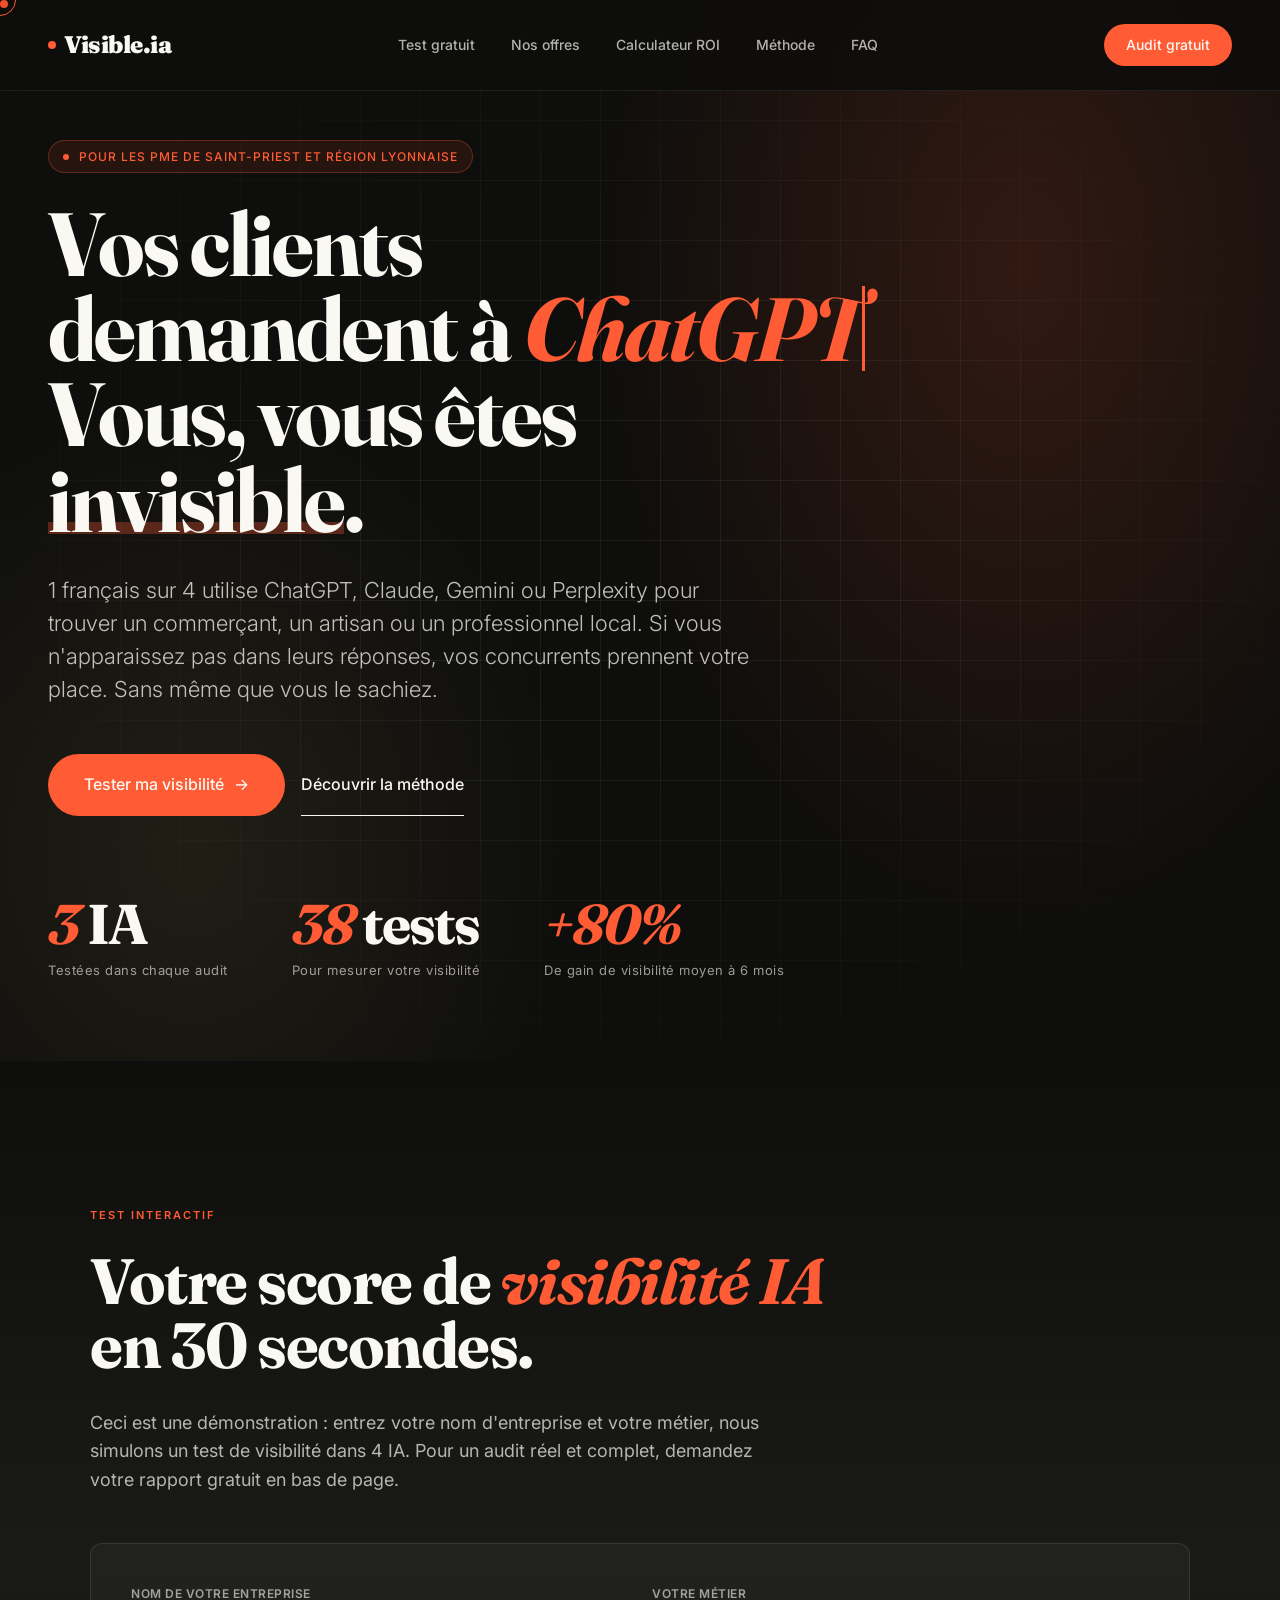
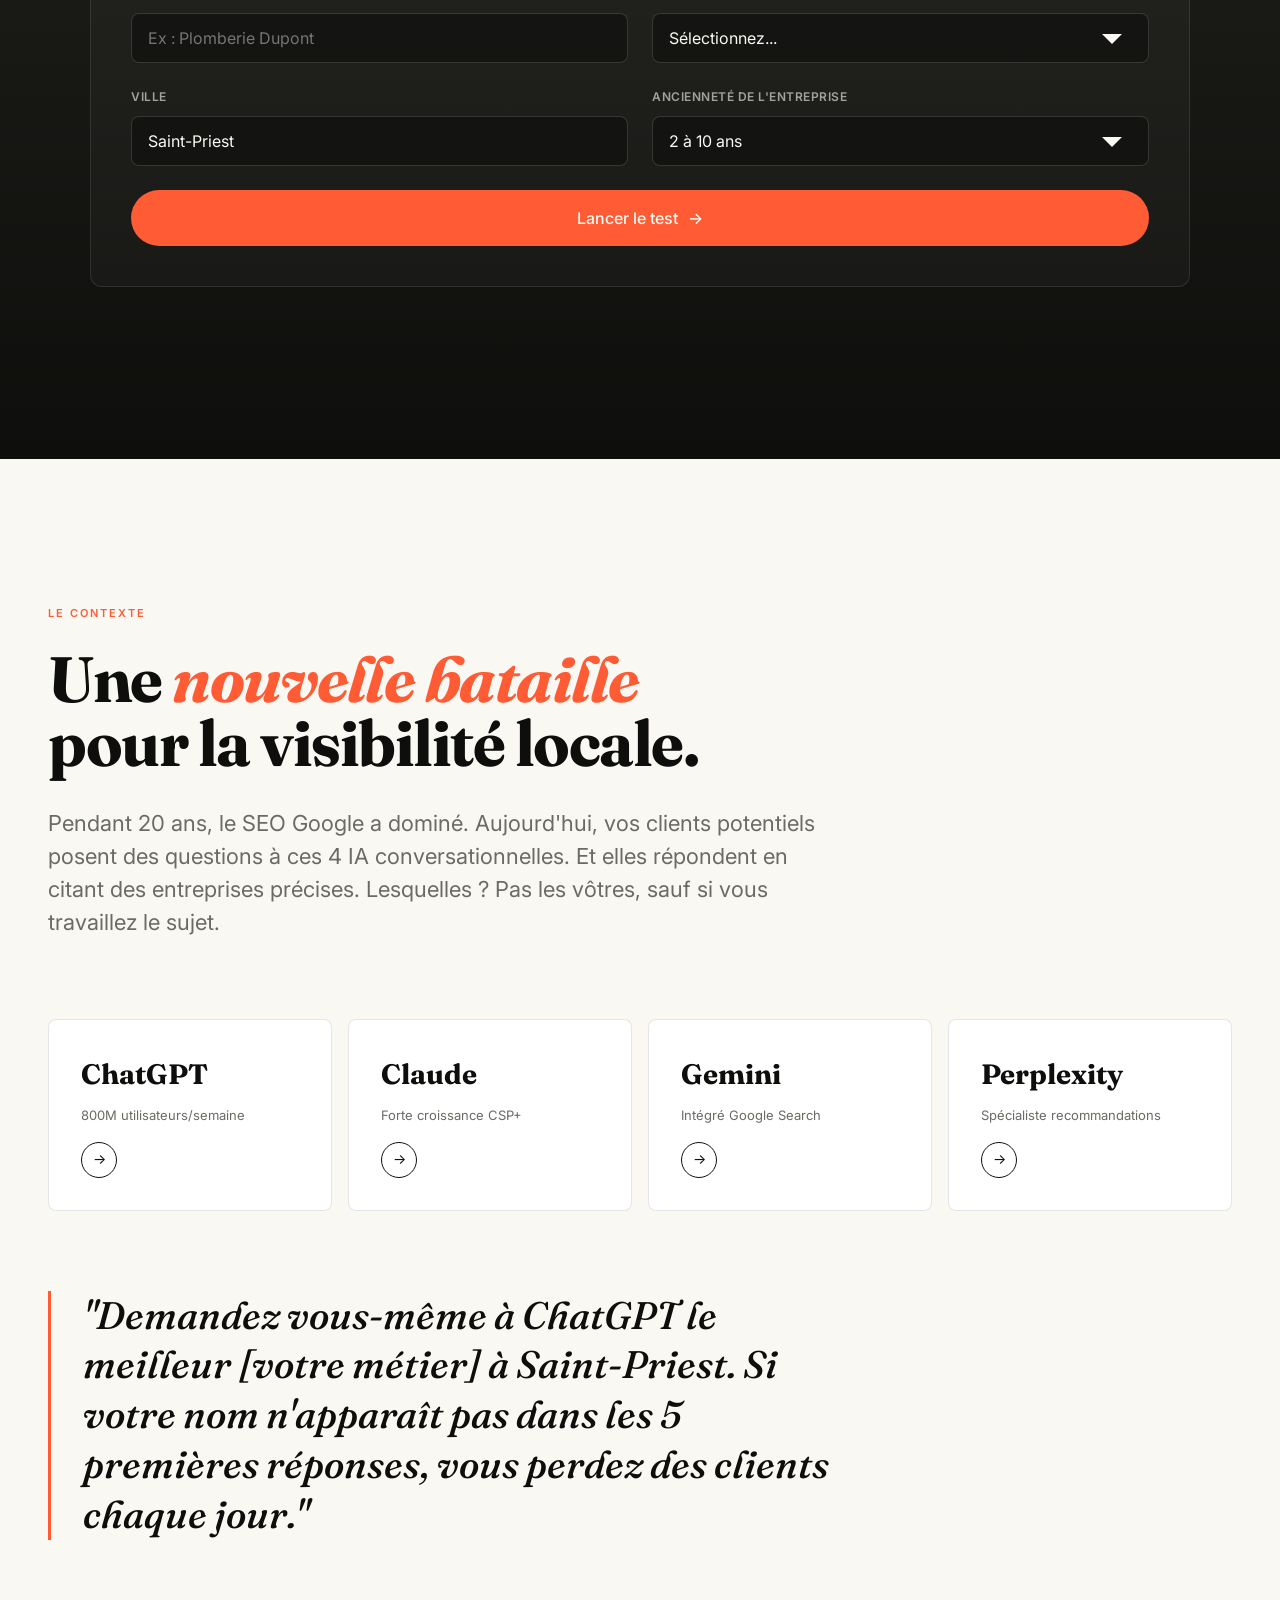
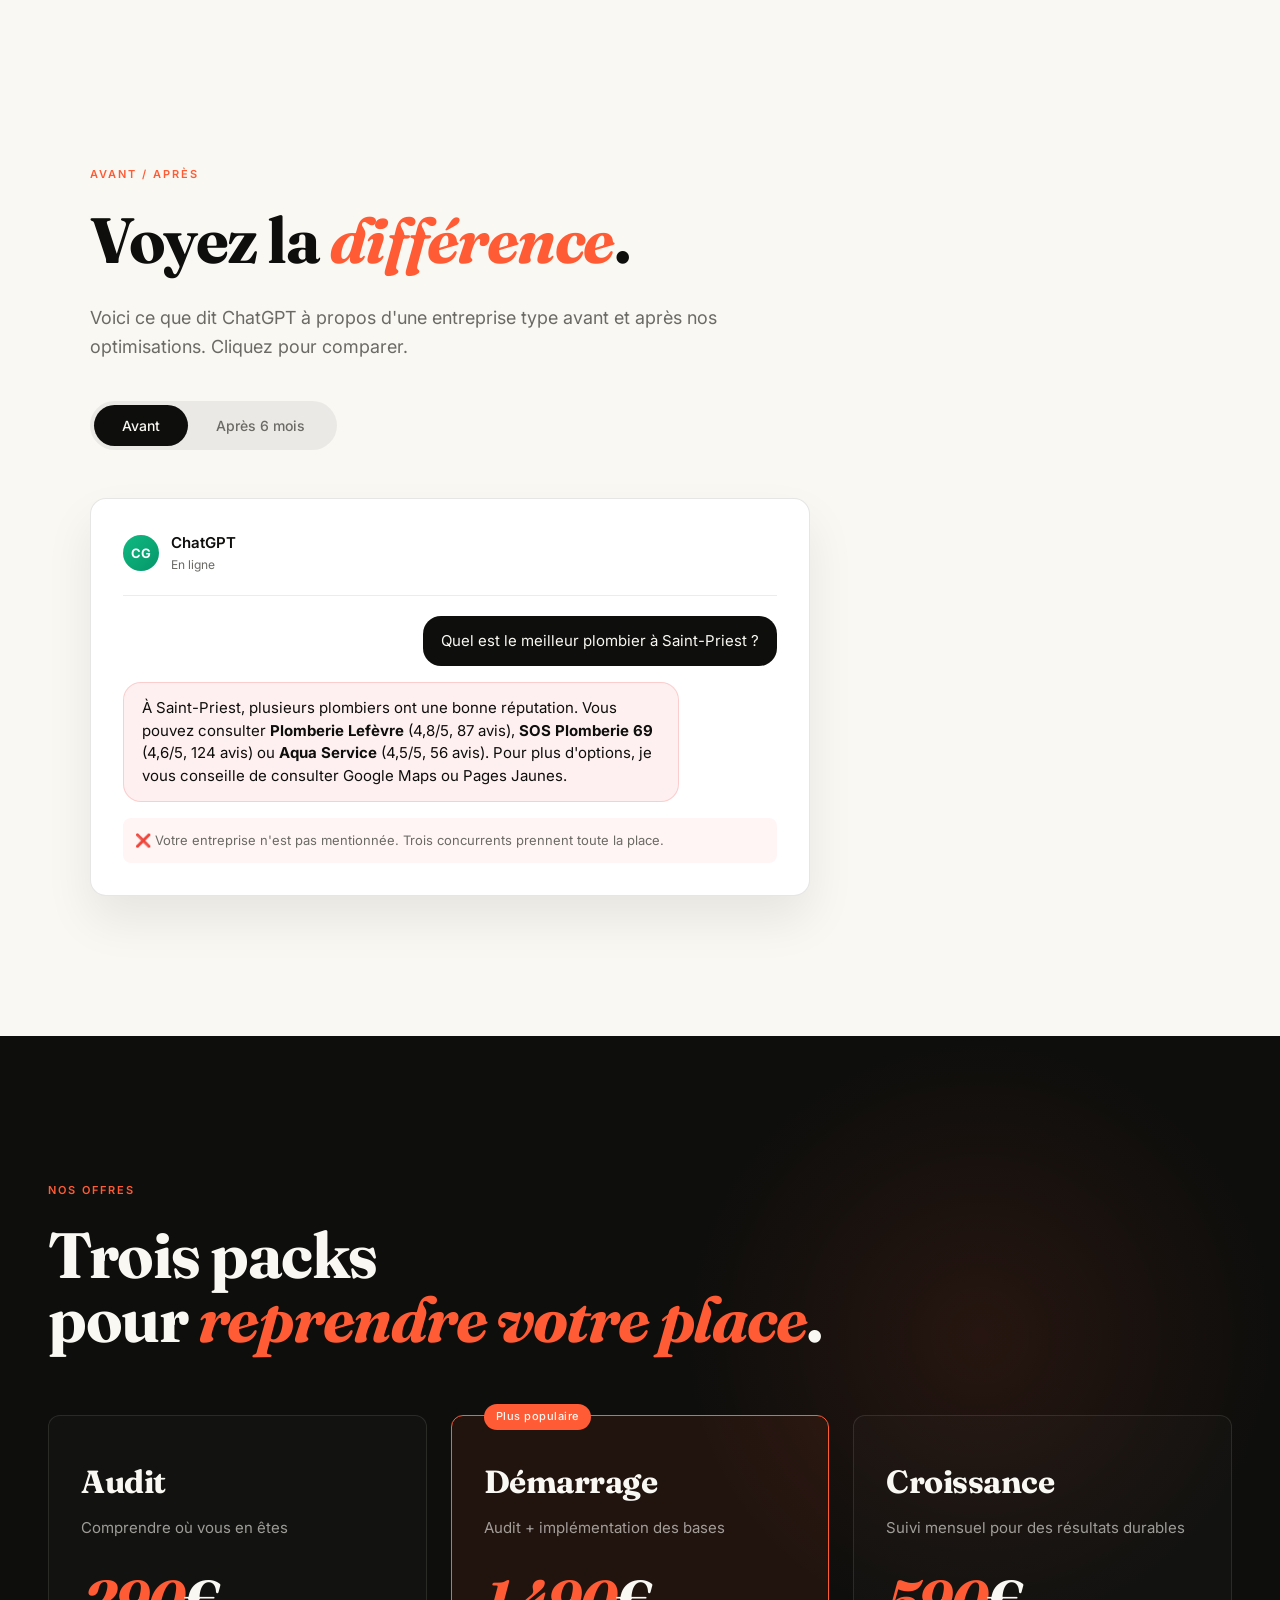
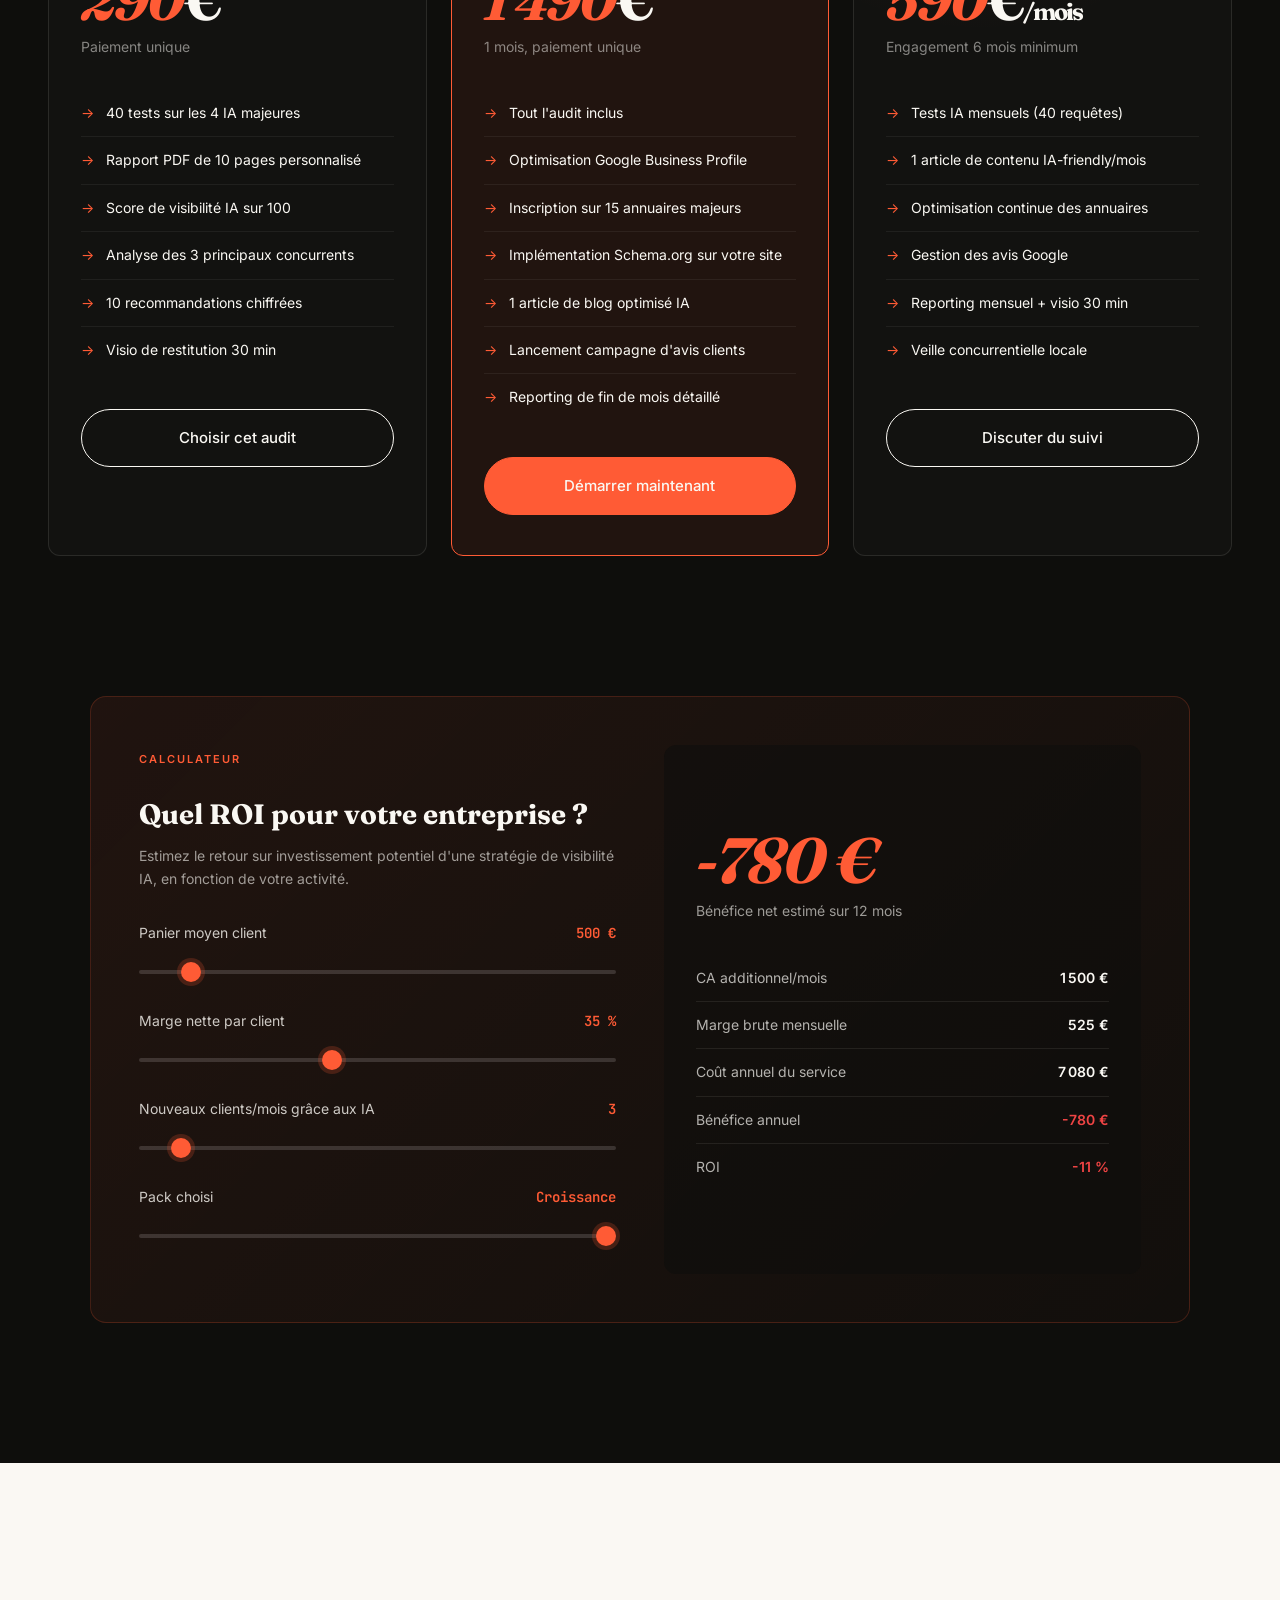
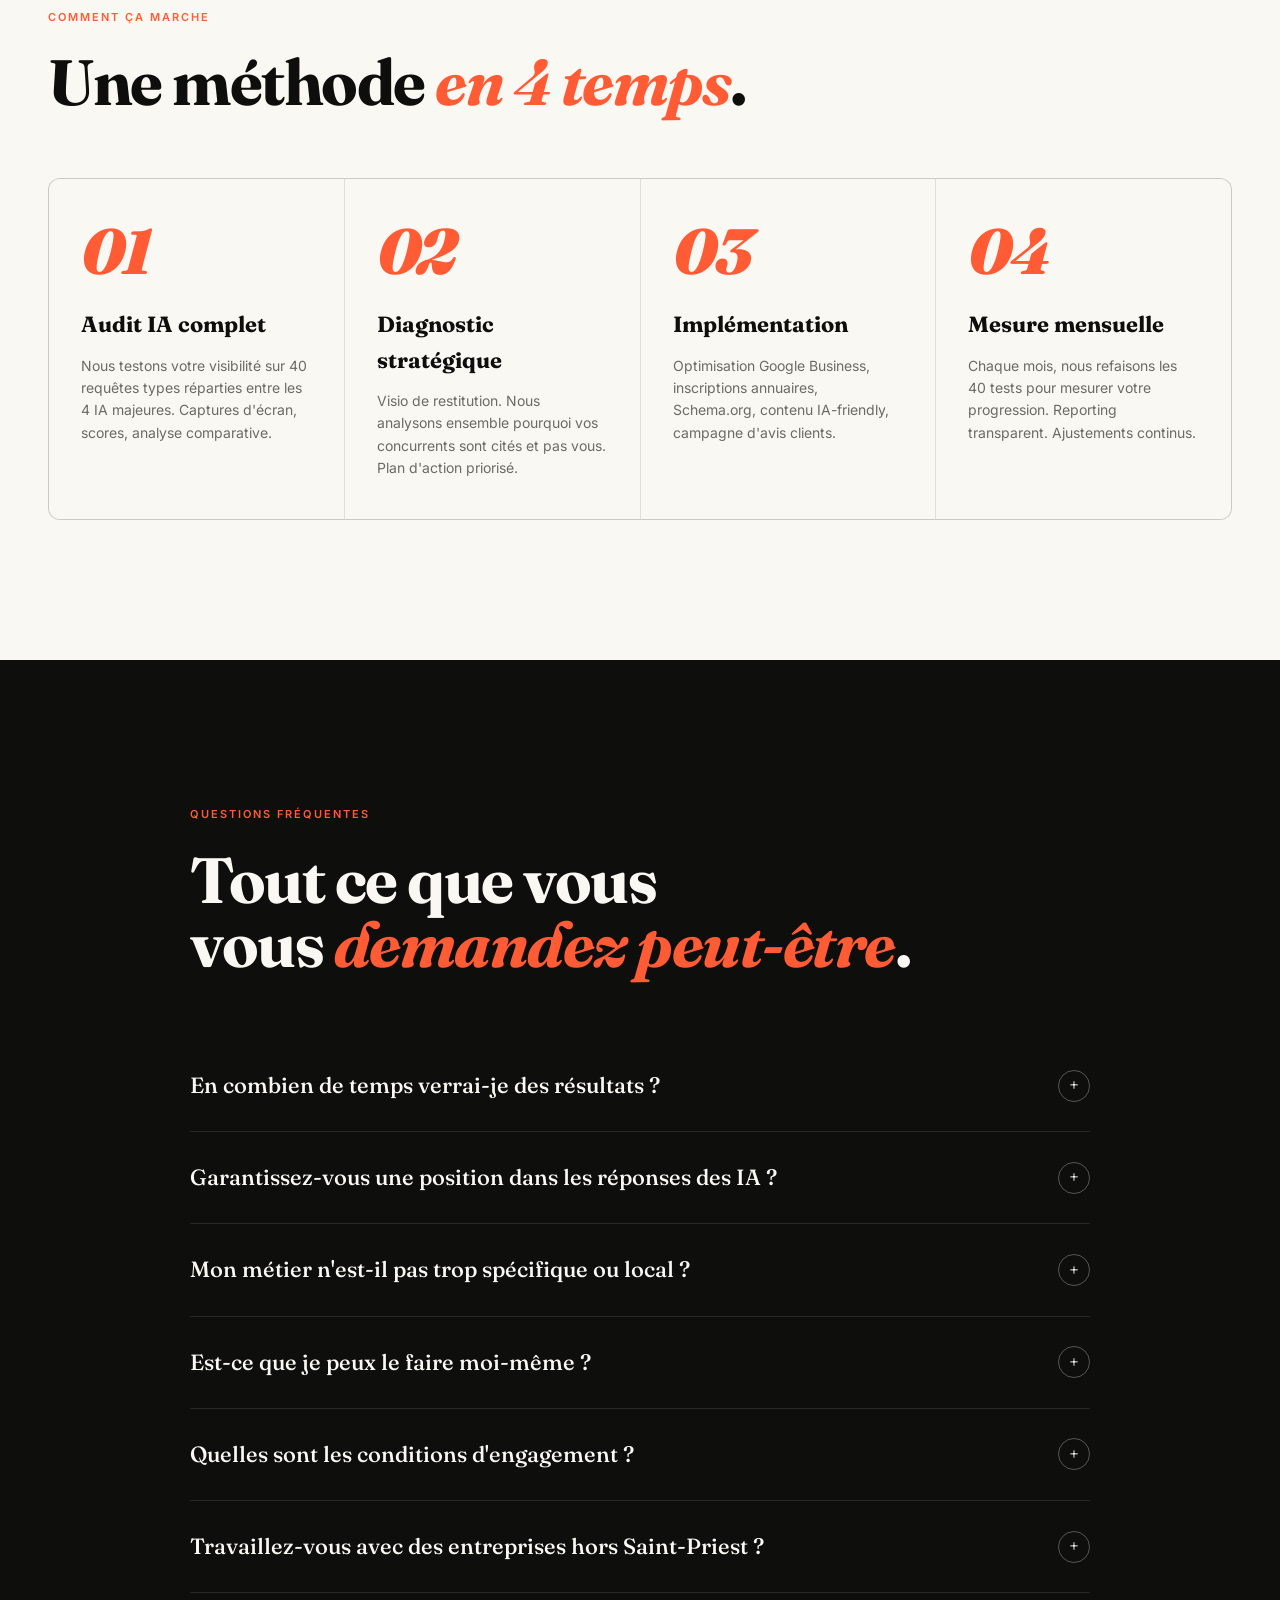
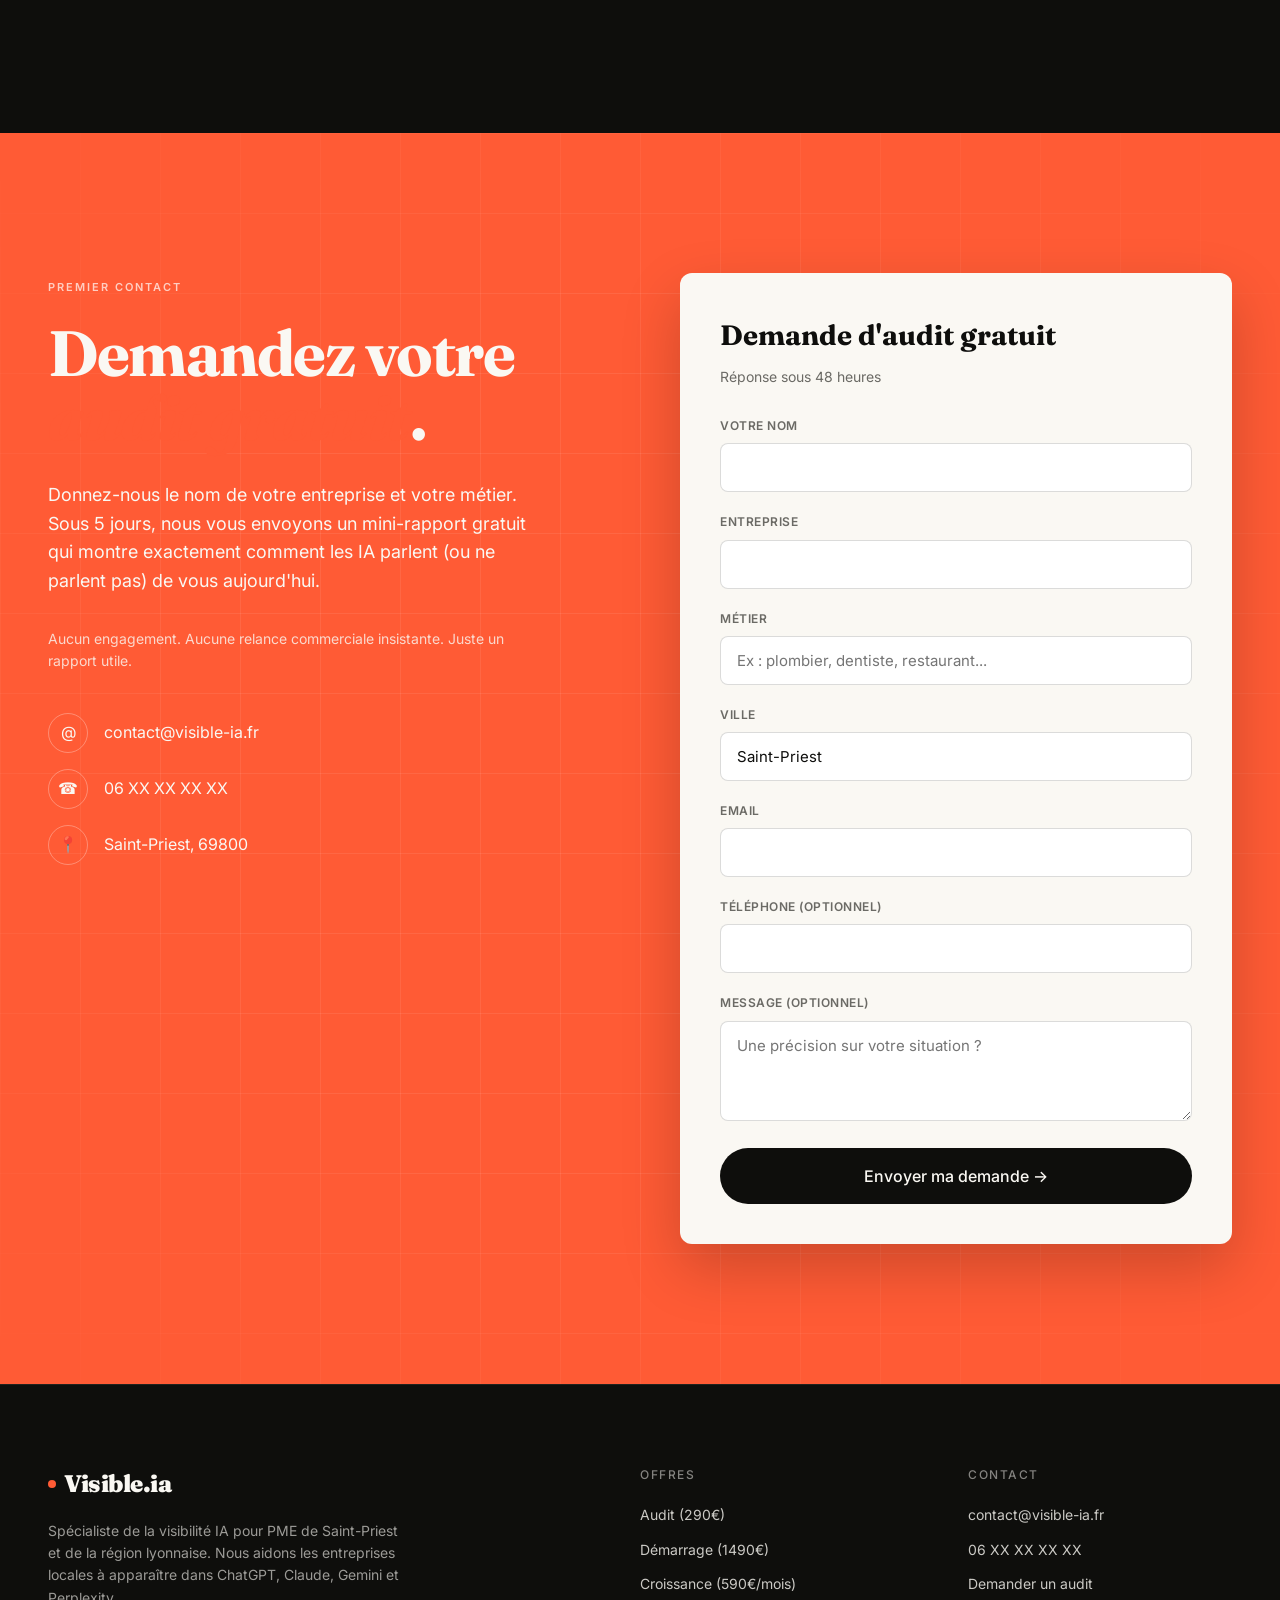
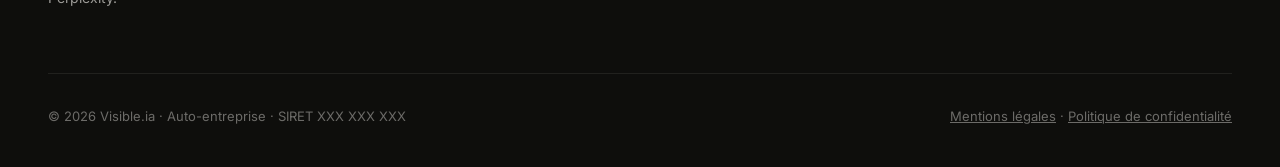
<file: site.html>
<!DOCTYPE html>
<html lang="fr">
<head>
<meta charset="UTF-8">
<meta name="viewport" content="width=device-width, initial-scale=1.0">
<title>Visible.ia — Visibilité IA pour PME à Saint-Priest et région lyonnaise</title>
<meta name="description" content="Audit et optimisation de votre visibilité dans ChatGPT, Claude, Gemini et Perplexity. Pour les PME de Saint-Priest et de la région lyonnaise.">

<!-- Open Graph pour partages sociaux -->
<meta property="og:title" content="Visible.ia — Soyez visible dans ChatGPT, Claude, Gemini et Perplexity">
<meta property="og:description" content="Audit gratuit de votre visibilité IA pour les PME de Saint-Priest et région lyonnaise.">
<meta property="og:type" content="website">

<!-- Favicon SVG inline -->
<link rel="icon" href="data:image/svg+xml,<svg xmlns=%22http://www.w3.org/2000/svg%22 viewBox=%220 0 100 100%22><circle cx=%2250%22 cy=%2250%22 r=%2240%22 fill=%22%23ff5b35%22/></svg>">

<!-- Schema.org - balisage pour que les IA citent TON site -->
<script type="application/ld+json">
{
  "@context": "https://schema.org",
  "@type": "ProfessionalService",
  "name": "Visible.ia",
  "description": "Spécialiste de la visibilité IA pour PME. Audit et optimisation de votre présence dans ChatGPT, Claude, Gemini et Perplexity.",
  "address": {
    "@type": "PostalAddress",
    "streetAddress": "[Ton adresse]",
    "addressLocality": "Saint-Priest",
    "postalCode": "69800",
    "addressCountry": "FR"
  },
  "telephone": "+33[ton numéro]",
  "email": "[ton email]",
  "areaServed": ["Saint-Priest", "Lyon", "Bron", "Vénissieux", "Mions", "Chassieu"],
  "priceRange": "€€",
  "url": "https://visible-ia.fr"
}
</script>

<script type="application/ld+json">
{
  "@context": "https://schema.org",
  "@type": "FAQPage",
  "mainEntity": [
    {
      "@type": "Question",
      "name": "En combien de temps verrai-je des résultats ?",
      "acceptedAnswer": {
        "@type": "Answer",
        "text": "Les premières citations apparaissent généralement entre le mois 2 et le mois 4. Gemini est le plus rapide à intégrer les changements (4-6 semaines), ChatGPT et Claude prennent un peu plus de temps (2-4 mois)."
      }
    },
    {
      "@type": "Question",
      "name": "Garantissez-vous une position dans les réponses des IA ?",
      "acceptedAnswer": {
        "@type": "Answer",
        "text": "Non. Les IA varient leurs réponses. Nous garantissons une amélioration mesurable de la fréquence d'apparition de votre entreprise, mesurée par 40 tests mensuels."
      }
    }
  ]
}
</script>

<link rel="preconnect" href="https://fonts.googleapis.com">
<link rel="preconnect" href="https://fonts.gstatic.com" crossorigin>
<link href="https://fonts.googleapis.com/css2?family=Fraunces:opsz,wght@9..144,400;9..144,500;9..144,700;9..144,900&family=Inter:wght@300;400;500;600&family=JetBrains+Mono:wght@400;500&display=swap" rel="stylesheet">

<style>
/* ==========================================================================
   VARIABLES CSS — Modifie ici les couleurs principales du site
   ========================================================================== */
:root {
  --bg: #0e0e0c;
  --bg-light: #faf8f3;
  --ink: #0e0e0c;
  --ink-soft: #6b6a65;
  --paper: #faf8f3;
  --accent: #ff5b35;
  --accent-soft: #ffe8e0;
  --accent-dark: #e63d18;
  --border: #1a1a17;
  --gold: #c9a96e;
  --grid: rgba(255,255,255,0.06);
  --green: #10b981;
  --red: #ef4444;
}

* { margin: 0; padding: 0; box-sizing: border-box; }
html { scroll-behavior: smooth; }

body {
  font-family: 'Inter', -apple-system, sans-serif;
  background: var(--bg);
  color: var(--paper);
  line-height: 1.6;
  font-weight: 400;
  overflow-x: hidden;
}

.serif { font-family: 'Fraunces', Georgia, serif; }
.mono { font-family: 'JetBrains Mono', monospace; }

/* ==========================================================================
   CURSEUR PERSONNALISÉ (desktop seulement)
   ========================================================================== */
.cursor-dot {
  position: fixed;
  width: 8px;
  height: 8px;
  background: var(--accent);
  border-radius: 50%;
  pointer-events: none;
  z-index: 9999;
  transition: transform 0.1s ease, width 0.3s, height 0.3s;
  mix-blend-mode: difference;
  display: none;
}
.cursor-ring {
  position: fixed;
  width: 32px;
  height: 32px;
  border: 1px solid var(--accent);
  border-radius: 50%;
  pointer-events: none;
  z-index: 9999;
  transition: transform 0.2s ease, width 0.3s, height 0.3s, border-color 0.3s;
  display: none;
}
@media (hover: hover) and (pointer: fine) {
  .cursor-dot, .cursor-ring { display: block; }
  body { cursor: none; }
  a, button, input, textarea, .clickable { cursor: none; }
}

/* ==========================================================================
   BARRE DE PROGRESSION DE SCROLL
   ========================================================================== */
.scroll-progress {
  position: fixed;
  top: 0;
  left: 0;
  height: 3px;
  background: linear-gradient(90deg, var(--accent), #ff8c66);
  z-index: 1000;
  width: 0%;
  transition: width 0.1s;
}

/* ==========================================================================
   NAVIGATION
   ========================================================================== */
nav {
  position: fixed;
  top: 0;
  left: 0;
  right: 0;
  z-index: 100;
  padding: 24px 48px;
  display: flex;
  justify-content: space-between;
  align-items: center;
  background: rgba(14, 14, 12, 0.85);
  backdrop-filter: blur(12px);
  border-bottom: 1px solid rgba(250, 248, 243, 0.08);
  transition: padding 0.3s;
}
nav.scrolled { padding: 16px 48px; }

.logo {
  font-family: 'Fraunces', serif;
  font-weight: 900;
  font-size: 24px;
  letter-spacing: -0.5px;
  color: var(--paper);
  text-decoration: none;
  display: flex;
  align-items: center;
  gap: 8px;
}
.logo-dot {
  width: 8px;
  height: 8px;
  background: var(--accent);
  border-radius: 50%;
  animation: pulse 2s infinite;
}
@keyframes pulse {
  0%, 100% { opacity: 1; transform: scale(1); box-shadow: 0 0 0 0 rgba(255, 91, 53, 0.7); }
  50% { opacity: 0.7; transform: scale(1.3); box-shadow: 0 0 0 8px rgba(255, 91, 53, 0); }
}

.nav-links {
  display: flex;
  gap: 36px;
  list-style: none;
}
.nav-links a {
  color: var(--paper);
  text-decoration: none;
  font-size: 14px;
  font-weight: 500;
  opacity: 0.7;
  transition: opacity 0.3s;
  position: relative;
}
.nav-links a:hover { opacity: 1; }
.nav-links a::after {
  content: '';
  position: absolute;
  bottom: -4px;
  left: 0;
  width: 0;
  height: 1px;
  background: var(--accent);
  transition: width 0.3s;
}
.nav-links a:hover::after { width: 100%; }

.cta-nav {
  background: var(--accent);
  color: var(--paper);
  padding: 10px 22px;
  border-radius: 100px;
  text-decoration: none;
  font-size: 14px;
  font-weight: 500;
  transition: all 0.3s;
}
.cta-nav:hover { background: #ff7253; transform: translateY(-1px); }

.menu-toggle {
  display: none;
  background: none;
  border: 1px solid rgba(250,248,243,0.2);
  color: var(--paper);
  padding: 8px 12px;
  border-radius: 8px;
  font-size: 18px;
}

/* ==========================================================================
   HERO
   ========================================================================== */
.hero {
  min-height: 100vh;
  padding: 140px 48px 80px;
  position: relative;
  display: flex;
  align-items: center;
  background: var(--bg);
}

.hero-bg {
  position: absolute;
  inset: 0;
  overflow: hidden;
  pointer-events: none;
}
.hero-bg::before {
  content: '';
  position: absolute;
  top: -50%;
  right: -20%;
  width: 80%;
  height: 150%;
  background: radial-gradient(ellipse at center, rgba(255, 91, 53, 0.15), transparent 60%);
  animation: float-bg 20s ease-in-out infinite;
}
.hero-bg::after {
  content: '';
  position: absolute;
  bottom: -30%;
  left: -20%;
  width: 70%;
  height: 100%;
  background: radial-gradient(ellipse at center, rgba(201, 169, 110, 0.1), transparent 60%);
  animation: float-bg 25s ease-in-out infinite reverse;
}
@keyframes float-bg {
  0%, 100% { transform: translate(0, 0); }
  50% { transform: translate(30px, -30px); }
}

.hero-grid {
  position: absolute;
  inset: 0;
  background-image: 
    linear-gradient(var(--grid) 1px, transparent 1px),
    linear-gradient(90deg, var(--grid) 1px, transparent 1px);
  background-size: 60px 60px;
  pointer-events: none;
  mask-image: radial-gradient(ellipse at center, black 30%, transparent 80%);
}

.hero-content {
  max-width: 1200px;
  margin: 0 auto;
  width: 100%;
  position: relative;
  z-index: 1;
}

.eyebrow {
  display: inline-flex;
  align-items: center;
  gap: 10px;
  padding: 6px 14px;
  background: rgba(255, 91, 53, 0.1);
  border: 1px solid rgba(255, 91, 53, 0.3);
  color: var(--accent);
  border-radius: 100px;
  font-size: 12px;
  font-weight: 500;
  letter-spacing: 1px;
  text-transform: uppercase;
  margin-bottom: 28px;
}
.eyebrow::before {
  content: '';
  width: 6px;
  height: 6px;
  background: var(--accent);
  border-radius: 50%;
  animation: pulse 2s infinite;
}

h1.hero-title {
  font-family: 'Fraunces', serif;
  font-size: clamp(48px, 7vw, 96px);
  font-weight: 700;
  line-height: 0.95;
  letter-spacing: -2px;
  margin-bottom: 32px;
}
h1.hero-title em {
  font-style: italic;
  color: var(--accent);
  font-weight: 400;
}
h1.hero-title .underline {
  position: relative;
  display: inline-block;
}
h1.hero-title .underline::after {
  content: '';
  position: absolute;
  bottom: 8px;
  left: 0;
  right: 0;
  height: 12px;
  background: var(--accent);
  opacity: 0.3;
  z-index: -1;
}

/* Effet machine à écrire */
.typewriter {
  color: var(--accent);
  font-style: italic;
  border-right: 3px solid var(--accent);
  animation: blink 0.8s step-end infinite;
  display: inline-block;
}
@keyframes blink { 50% { border-color: transparent; } }

.hero-subtitle {
  font-size: 22px;
  line-height: 1.5;
  max-width: 720px;
  color: rgba(250, 248, 243, 0.75);
  margin-bottom: 48px;
  font-weight: 300;
}

.hero-ctas {
  display: flex;
  gap: 16px;
  flex-wrap: wrap;
  align-items: center;
}

.btn-primary {
  background: var(--accent);
  color: var(--paper);
  padding: 18px 36px;
  border-radius: 100px;
  text-decoration: none;
  font-weight: 500;
  font-size: 16px;
  transition: all 0.3s;
  display: inline-flex;
  align-items: center;
  gap: 10px;
  border: none;
  position: relative;
  overflow: hidden;
}
.btn-primary::before {
  content: '';
  position: absolute;
  top: 0; left: -100%;
  width: 100%; height: 100%;
  background: linear-gradient(90deg, transparent, rgba(255,255,255,0.2), transparent);
  transition: left 0.6s;
}
.btn-primary:hover::before { left: 100%; }
.btn-primary:hover {
  background: #ff7253;
  transform: translateY(-2px);
  box-shadow: 0 12px 32px rgba(255, 91, 53, 0.4);
}
.btn-primary span { transition: transform 0.3s; }
.btn-primary:hover span { transform: translateX(4px); }

.btn-secondary {
  color: var(--paper);
  text-decoration: none;
  font-weight: 500;
  font-size: 16px;
  padding: 18px 0;
  border-bottom: 1px solid var(--paper);
  transition: opacity 0.3s;
}
.btn-secondary:hover { opacity: 0.7; }

.hero-stats {
  display: flex;
  gap: 64px;
  margin-top: 80px;
  flex-wrap: wrap;
}
.stat .num {
  font-family: 'Fraunces', serif;
  font-size: 56px;
  font-weight: 700;
  letter-spacing: -2px;
  line-height: 1;
  color: var(--paper);
}
.stat .num em {
  color: var(--accent);
  font-style: italic;
}
.stat .lbl {
  font-size: 13px;
  color: rgba(250, 248, 243, 0.6);
  margin-top: 8px;
  letter-spacing: 0.5px;
}

/* ==========================================================================
   SIMULATEUR INTERACTIF - LE BIJOU DU SITE
   ========================================================================== */
.simulator {
  background: linear-gradient(180deg, var(--bg) 0%, #1a1a17 50%, var(--bg) 100%);
  padding: 140px 48px;
  position: relative;
}

.simulator-content { max-width: 1100px; margin: 0 auto; }

.section-label {
  display: inline-block;
  font-size: 11px;
  font-weight: 600;
  letter-spacing: 2px;
  text-transform: uppercase;
  color: var(--accent);
  margin-bottom: 24px;
}

h2.section-title {
  font-family: 'Fraunces', serif;
  font-size: clamp(40px, 5vw, 72px);
  font-weight: 700;
  letter-spacing: -1.5px;
  line-height: 1;
  margin-bottom: 32px;
}
h2.section-title em {
  font-style: italic;
  color: var(--accent);
}

.simulator-intro {
  max-width: 700px;
  font-size: 18px;
  color: rgba(250, 248, 243, 0.7);
  margin-bottom: 48px;
}

.sim-form {
  background: rgba(250, 248, 243, 0.03);
  border: 1px solid rgba(250, 248, 243, 0.1);
  border-radius: 12px;
  padding: 40px;
  margin-bottom: 32px;
}

.sim-form-row {
  display: grid;
  grid-template-columns: 1fr 1fr;
  gap: 24px;
  margin-bottom: 24px;
}

.sim-input-group label {
  display: block;
  font-size: 12px;
  font-weight: 600;
  letter-spacing: 0.5px;
  text-transform: uppercase;
  color: rgba(250, 248, 243, 0.6);
  margin-bottom: 10px;
}
.sim-input-group input, .sim-input-group select {
  width: 100%;
  padding: 14px 16px;
  background: rgba(14, 14, 12, 0.6);
  border: 1px solid rgba(250, 248, 243, 0.15);
  border-radius: 8px;
  color: var(--paper);
  font-size: 16px;
  font-family: inherit;
  transition: border-color 0.2s;
}
.sim-input-group input:focus, .sim-input-group select:focus {
  outline: none;
  border-color: var(--accent);
}
.sim-input-group select {
  cursor: pointer;
  appearance: none;
  background-image: url("data:image/svg+xml,%3Csvg xmlns='http://www.w3.org/2000/svg' viewBox='0 0 24 24' fill='%23faf8f3'%3E%3Cpath d='M7 10l5 5 5-5z'/%3E%3C/svg%3E");
  background-repeat: no-repeat;
  background-position: right 12px center;
  padding-right: 40px;
}

.sim-launch {
  width: 100%;
  padding: 18px;
  background: var(--accent);
  border: none;
  border-radius: 100px;
  color: var(--paper);
  font-size: 16px;
  font-weight: 500;
  font-family: inherit;
  transition: all 0.3s;
  display: flex;
  align-items: center;
  justify-content: center;
  gap: 10px;
}
.sim-launch:hover { background: #ff7253; transform: translateY(-2px); box-shadow: 0 8px 24px rgba(255, 91, 53, 0.3); }
.sim-launch:disabled { opacity: 0.6; cursor: not-allowed; transform: none; }

.sim-result {
  background: rgba(14, 14, 12, 0.8);
  border: 1px solid rgba(250, 248, 243, 0.1);
  border-radius: 12px;
  padding: 40px;
  display: none;
  animation: slideUp 0.6s;
}
.sim-result.show { display: block; }
@keyframes slideUp {
  from { opacity: 0; transform: translateY(30px); }
  to { opacity: 1; transform: translateY(0); }
}

.sim-loading {
  text-align: center;
  padding: 40px 0;
}
.sim-loading-text {
  font-family: 'JetBrains Mono', monospace;
  font-size: 13px;
  color: rgba(250, 248, 243, 0.6);
  margin-top: 24px;
  min-height: 20px;
}
.spinner {
  width: 40px;
  height: 40px;
  border: 3px solid rgba(255, 91, 53, 0.2);
  border-top-color: var(--accent);
  border-radius: 50%;
  margin: 0 auto;
  animation: spin 0.8s linear infinite;
}
@keyframes spin { to { transform: rotate(360deg); } }

.sim-score-display {
  text-align: center;
  margin-bottom: 40px;
}
.sim-score-circle {
  width: 200px;
  height: 200px;
  margin: 0 auto 24px;
  position: relative;
}
.sim-score-circle svg { transform: rotate(-90deg); }
.sim-score-circle .bg { stroke: rgba(250, 248, 243, 0.1); }
.sim-score-circle .fg {
  stroke: var(--accent);
  stroke-dasharray: 565;
  stroke-dashoffset: 565;
  transition: stroke-dashoffset 1.5s ease-out;
}
.sim-score-num {
  position: absolute;
  inset: 0;
  display: flex;
  flex-direction: column;
  align-items: center;
  justify-content: center;
  font-family: 'Fraunces', serif;
}
.sim-score-num .big {
  font-size: 64px;
  font-weight: 700;
  line-height: 1;
  color: var(--paper);
}
.sim-score-num .max { font-size: 14px; color: rgba(250, 248, 243, 0.5); margin-top: 4px; }

.sim-tests-grid {
  display: grid;
  grid-template-columns: repeat(2, 1fr);
  gap: 12px;
  margin-bottom: 32px;
}
.sim-test {
  background: rgba(250, 248, 243, 0.03);
  border: 1px solid rgba(250, 248, 243, 0.08);
  border-radius: 8px;
  padding: 16px 20px;
  display: flex;
  justify-content: space-between;
  align-items: center;
  font-size: 13px;
  opacity: 0;
  animation: testReveal 0.4s forwards;
}
@keyframes testReveal {
  from { opacity: 0; transform: translateX(-10px); }
  to { opacity: 1; transform: translateX(0); }
}
.sim-test .ai { font-weight: 600; }
.sim-test .badge {
  padding: 2px 10px;
  border-radius: 100px;
  font-size: 11px;
  font-weight: 600;
}
.badge.ko { background: rgba(239, 68, 68, 0.15); color: #ef4444; }
.badge.partial { background: rgba(251, 191, 36, 0.15); color: #fbbf24; }
.badge.ok { background: rgba(16, 185, 129, 0.15); color: #10b981; }

.sim-cta-result {
  text-align: center;
  padding-top: 32px;
  border-top: 1px solid rgba(250, 248, 243, 0.1);
}
.sim-cta-result p {
  color: rgba(250, 248, 243, 0.7);
  margin-bottom: 20px;
  font-size: 15px;
}

/* ==========================================================================
   PROBLEM SECTION
   ========================================================================== */
.problem {
  background: var(--paper);
  color: var(--ink);
  padding: 140px 48px;
  position: relative;
}

h2.section-title.dark { color: var(--ink); }

.problem-content { max-width: 1200px; margin: 0 auto; }

.problem-intro {
  max-width: 800px;
  font-size: 22px;
  line-height: 1.5;
  color: var(--ink-soft);
  margin-bottom: 80px;
}

.ai-grid {
  display: grid;
  grid-template-columns: repeat(auto-fit, minmax(220px, 1fr));
  gap: 16px;
  margin-bottom: 80px;
}

.ai-card {
  border: 1px solid rgba(14, 14, 12, 0.1);
  border-radius: 8px;
  padding: 32px;
  background: white;
  transition: all 0.4s;
  position: relative;
  overflow: hidden;
}
.ai-card::before {
  content: '';
  position: absolute;
  top: 0; left: 0;
  width: 100%; height: 3px;
  background: var(--accent);
  transform: scaleX(0);
  transform-origin: left;
  transition: transform 0.5s;
}
.ai-card:hover::before { transform: scaleX(1); }
.ai-card:hover {
  border-color: var(--accent);
  transform: translateY(-4px);
  box-shadow: 0 16px 32px rgba(14, 14, 12, 0.08);
}
.ai-card .name {
  font-family: 'Fraunces', serif;
  font-size: 28px;
  font-weight: 700;
  margin-bottom: 8px;
}
.ai-card .users {
  font-size: 13px;
  color: var(--ink-soft);
  margin-bottom: 16px;
}
.ai-card .arrow {
  width: 36px;
  height: 36px;
  border: 1px solid var(--ink);
  border-radius: 50%;
  display: flex;
  align-items: center;
  justify-content: center;
  font-size: 14px;
  transition: all 0.3s;
}
.ai-card:hover .arrow {
  background: var(--accent);
  border-color: var(--accent);
  color: var(--paper);
  transform: rotate(-45deg);
}

.problem-quote {
  border-left: 3px solid var(--accent);
  padding-left: 32px;
  max-width: 800px;
  font-family: 'Fraunces', serif;
  font-size: clamp(28px, 3vw, 40px);
  line-height: 1.3;
  font-weight: 500;
  font-style: italic;
}

/* ==========================================================================
   COMPARATEUR AVANT/APRÈS
   ========================================================================== */
.compare {
  background: var(--paper);
  color: var(--ink);
  padding: 80px 48px 140px;
}
.compare-content { max-width: 1100px; margin: 0 auto; }

.compare-toggle {
  display: inline-flex;
  background: rgba(14, 14, 12, 0.06);
  border-radius: 100px;
  padding: 4px;
  margin-bottom: 48px;
}
.compare-toggle button {
  padding: 12px 28px;
  border: none;
  background: transparent;
  border-radius: 100px;
  font-size: 14px;
  font-weight: 500;
  font-family: inherit;
  color: var(--ink-soft);
  transition: all 0.3s;
}
.compare-toggle button.active {
  background: var(--ink);
  color: var(--paper);
}

.chat-mockup {
  background: white;
  border: 1px solid rgba(14, 14, 12, 0.1);
  border-radius: 16px;
  padding: 32px;
  max-width: 720px;
  box-shadow: 0 24px 48px rgba(14, 14, 12, 0.08);
  position: relative;
}

.chat-header {
  display: flex;
  align-items: center;
  gap: 12px;
  padding-bottom: 20px;
  border-bottom: 1px solid rgba(14, 14, 12, 0.08);
  margin-bottom: 20px;
}
.chat-avatar {
  width: 36px;
  height: 36px;
  border-radius: 50%;
  background: linear-gradient(135deg, #10b981, #059669);
  display: flex;
  align-items: center;
  justify-content: center;
  color: white;
  font-weight: 700;
  font-size: 13px;
}
.chat-name { font-weight: 600; font-size: 15px; }
.chat-status { font-size: 12px; color: var(--ink-soft); }

.chat-message {
  margin-bottom: 16px;
  display: flex;
  gap: 12px;
}
.chat-message .bubble {
  background: rgba(14, 14, 12, 0.04);
  padding: 14px 18px;
  border-radius: 18px;
  max-width: 85%;
  font-size: 15px;
  line-height: 1.5;
}
.chat-message.user { justify-content: flex-end; }
.chat-message.user .bubble {
  background: var(--ink);
  color: var(--paper);
}
.chat-message.ai .bubble.before {
  background: rgba(239, 68, 68, 0.08);
  border: 1px solid rgba(239, 68, 68, 0.2);
}
.chat-message.ai .bubble.after {
  background: rgba(16, 185, 129, 0.08);
  border: 1px solid rgba(16, 185, 129, 0.2);
}
.highlight-name {
  background: rgba(255, 91, 53, 0.2);
  padding: 1px 6px;
  border-radius: 4px;
  font-weight: 600;
}

.compare-views {
  position: relative;
}
.compare-view {
  display: none;
  animation: fadeIn 0.4s;
}
.compare-view.active { display: block; }
@keyframes fadeIn {
  from { opacity: 0; transform: translateY(10px); }
  to { opacity: 1; transform: translateY(0); }
}

/* ==========================================================================
   SERVICES
   ========================================================================== */
.services {
  background: var(--bg);
  padding: 140px 48px;
  position: relative;
  overflow: hidden;
}
.services::before {
  content: '';
  position: absolute;
  top: 0;
  right: 0;
  width: 600px;
  height: 600px;
  background: radial-gradient(circle, rgba(255, 91, 53, 0.1), transparent 70%);
  border-radius: 50%;
  pointer-events: none;
}

.services-content { max-width: 1200px; margin: 0 auto; position: relative; }

.services-grid {
  display: grid;
  grid-template-columns: repeat(auto-fit, minmax(320px, 1fr));
  gap: 24px;
  margin-top: 64px;
}

.pack {
  border: 1px solid rgba(250, 248, 243, 0.1);
  border-radius: 12px;
  padding: 40px 32px;
  background: rgba(250, 248, 243, 0.02);
  position: relative;
  transition: all 0.4s;
}
.pack:hover {
  border-color: var(--accent);
  background: rgba(255, 91, 53, 0.05);
  transform: translateY(-4px);
}

.pack.featured {
  border-color: var(--accent);
  background: rgba(255, 91, 53, 0.08);
}
.pack.featured::before {
  content: 'Plus populaire';
  position: absolute;
  top: -12px;
  left: 32px;
  background: var(--accent);
  color: var(--paper);
  padding: 4px 12px;
  border-radius: 100px;
  font-size: 11px;
  font-weight: 500;
  letter-spacing: 0.5px;
}

.pack-name {
  font-family: 'Fraunces', serif;
  font-size: 32px;
  font-weight: 700;
  margin-bottom: 8px;
  letter-spacing: -0.5px;
}
.pack-desc {
  color: rgba(250, 248, 243, 0.6);
  font-size: 15px;
  margin-bottom: 32px;
}
.pack-price {
  font-family: 'Fraunces', serif;
  font-size: 56px;
  font-weight: 700;
  letter-spacing: -2px;
  line-height: 1;
  margin-bottom: 8px;
}
.pack-price em { font-style: italic; color: var(--accent); }
.pack-price-suffix {
  font-size: 14px;
  color: rgba(250, 248, 243, 0.5);
  margin-bottom: 32px;
}

.pack-features {
  list-style: none;
  margin-bottom: 36px;
}
.pack-features li {
  padding: 12px 0;
  border-bottom: 1px solid rgba(250, 248, 243, 0.06);
  font-size: 14px;
  display: flex;
  align-items: flex-start;
  gap: 12px;
}
.pack-features li::before {
  content: '→';
  color: var(--accent);
  flex-shrink: 0;
}
.pack-features li:last-child { border-bottom: none; }

.pack-cta {
  display: block;
  text-align: center;
  padding: 16px;
  border: 1px solid var(--paper);
  color: var(--paper);
  border-radius: 100px;
  text-decoration: none;
  font-weight: 500;
  font-size: 15px;
  transition: all 0.3s;
}
.pack.featured .pack-cta {
  background: var(--accent);
  border-color: var(--accent);
}
.pack-cta:hover { background: var(--paper); color: var(--ink); }
.pack.featured .pack-cta:hover {
  background: #ff7253;
  border-color: #ff7253;
  color: var(--paper);
}

/* ==========================================================================
   CALCULATEUR DE ROI
   ========================================================================== */
.roi {
  background: var(--bg);
  padding: 0 48px 140px;
  position: relative;
}
.roi-content { max-width: 1100px; margin: 0 auto; }

.roi-card {
  background: linear-gradient(135deg, rgba(255, 91, 53, 0.08), rgba(255, 91, 53, 0.02));
  border: 1px solid rgba(255, 91, 53, 0.2);
  border-radius: 16px;
  padding: 48px;
  display: grid;
  grid-template-columns: 1fr 1fr;
  gap: 48px;
}

.roi-inputs h3 {
  font-family: 'Fraunces', serif;
  font-size: 28px;
  margin-bottom: 8px;
}
.roi-inputs p {
  color: rgba(250, 248, 243, 0.6);
  font-size: 14px;
  margin-bottom: 32px;
}

.slider-group { margin-bottom: 28px; }
.slider-group label {
  display: flex;
  justify-content: space-between;
  font-size: 14px;
  margin-bottom: 12px;
  color: rgba(250, 248, 243, 0.8);
}
.slider-group label .value {
  font-family: 'JetBrains Mono', monospace;
  color: var(--accent);
  font-weight: 600;
}
.slider-group input[type="range"] {
  width: 100%;
  -webkit-appearance: none;
  appearance: none;
  height: 4px;
  background: rgba(250, 248, 243, 0.15);
  border-radius: 2px;
  outline: none;
}
.slider-group input[type="range"]::-webkit-slider-thumb {
  -webkit-appearance: none;
  appearance: none;
  width: 20px;
  height: 20px;
  background: var(--accent);
  border-radius: 50%;
  cursor: pointer;
  box-shadow: 0 0 0 4px rgba(255, 91, 53, 0.2);
  transition: box-shadow 0.2s;
}
.slider-group input[type="range"]::-webkit-slider-thumb:hover {
  box-shadow: 0 0 0 8px rgba(255, 91, 53, 0.3);
}
.slider-group input[type="range"]::-moz-range-thumb {
  width: 20px;
  height: 20px;
  background: var(--accent);
  border-radius: 50%;
  cursor: pointer;
  border: none;
}

.roi-output {
  background: rgba(14, 14, 12, 0.6);
  border-radius: 12px;
  padding: 32px;
  display: flex;
  flex-direction: column;
  justify-content: center;
}
.roi-result {
  font-family: 'Fraunces', serif;
  font-size: 64px;
  font-weight: 700;
  color: var(--accent);
  letter-spacing: -2px;
  line-height: 1;
  margin-bottom: 8px;
  font-style: italic;
}
.roi-result-label {
  font-size: 14px;
  color: rgba(250, 248, 243, 0.6);
  margin-bottom: 32px;
}
.roi-detail {
  display: flex;
  justify-content: space-between;
  padding: 12px 0;
  border-bottom: 1px solid rgba(250, 248, 243, 0.08);
  font-size: 14px;
}
.roi-detail:last-child { border-bottom: none; }
.roi-detail .lbl { color: rgba(250, 248, 243, 0.7); }
.roi-detail .val { font-weight: 600; }

/* ==========================================================================
   PROCESS — Méthodologie
   ========================================================================== */
.process {
  background: var(--paper);
  color: var(--ink);
  padding: 140px 48px;
}
.process-content { max-width: 1200px; margin: 0 auto; }

.process-grid {
  display: grid;
  grid-template-columns: repeat(auto-fit, minmax(260px, 1fr));
  gap: 1px;
  background: rgba(14, 14, 12, 0.1);
  margin-top: 64px;
  border: 1px solid rgba(14, 14, 12, 0.1);
  border-radius: 12px;
  overflow: hidden;
}
.step {
  background: var(--paper);
  padding: 40px 32px;
  position: relative;
  transition: background 0.3s;
}
.step:hover { background: #f5f3ee; }
.step-num {
  font-family: 'Fraunces', serif;
  font-size: 64px;
  font-weight: 900;
  font-style: italic;
  color: var(--accent);
  line-height: 1;
  margin-bottom: 24px;
  letter-spacing: -2px;
}
.step-title {
  font-family: 'Fraunces', serif;
  font-size: 22px;
  font-weight: 700;
  margin-bottom: 12px;
}
.step-desc {
  font-size: 14px;
  color: var(--ink-soft);
  line-height: 1.6;
}

/* ==========================================================================
   FAQ
   ========================================================================== */
.faq {
  background: var(--bg);
  padding: 140px 48px;
}
.faq-content { max-width: 900px; margin: 0 auto; }

.faq-list { margin-top: 64px; }

.faq-item {
  border-bottom: 1px solid rgba(250, 248, 243, 0.1);
  padding: 28px 0;
  cursor: pointer;
}
.faq-question {
  display: flex;
  justify-content: space-between;
  align-items: center;
  font-family: 'Fraunces', serif;
  font-size: 22px;
  font-weight: 500;
  color: var(--paper);
  gap: 24px;
}
.faq-icon {
  width: 32px;
  height: 32px;
  border: 1px solid rgba(250, 248, 243, 0.3);
  border-radius: 50%;
  display: flex;
  align-items: center;
  justify-content: center;
  font-size: 18px;
  flex-shrink: 0;
  transition: all 0.3s;
}
.faq-item.open .faq-icon {
  background: var(--accent);
  border-color: var(--accent);
  transform: rotate(45deg);
}
.faq-answer {
  max-height: 0;
  overflow: hidden;
  transition: max-height 0.4s ease, padding 0.4s ease;
  color: rgba(250, 248, 243, 0.7);
  font-size: 16px;
  line-height: 1.6;
}
.faq-item.open .faq-answer {
  max-height: 400px;
  padding-top: 16px;
}

/* ==========================================================================
   CONTACT FORM
   ========================================================================== */
.contact {
  background: var(--accent);
  color: var(--paper);
  padding: 140px 48px;
  position: relative;
  overflow: hidden;
}
.contact::before {
  content: '';
  position: absolute;
  inset: 0;
  background-image: 
    linear-gradient(rgba(255,255,255,0.08) 1px, transparent 1px),
    linear-gradient(90deg, rgba(255,255,255,0.08) 1px, transparent 1px);
  background-size: 80px 80px;
  pointer-events: none;
  mask-image: radial-gradient(ellipse at center, black 50%, transparent 100%);
}

.contact-content {
  max-width: 1200px;
  margin: 0 auto;
  display: grid;
  grid-template-columns: 1fr 1fr;
  gap: 80px;
  align-items: start;
  position: relative;
  z-index: 1;
}

.contact-info p {
  font-size: 18px;
  line-height: 1.6;
  margin-bottom: 32px;
  max-width: 500px;
}

.contact-detail {
  display: flex;
  align-items: center;
  gap: 16px;
  margin-bottom: 16px;
  font-size: 16px;
}
.contact-detail .icon {
  width: 40px;
  height: 40px;
  border: 1px solid rgba(255,255,255,0.3);
  border-radius: 50%;
  display: flex;
  align-items: center;
  justify-content: center;
  flex-shrink: 0;
}

.form-card {
  background: var(--paper);
  color: var(--ink);
  padding: 40px;
  border-radius: 12px;
  box-shadow: 0 24px 60px rgba(0,0,0,0.2);
}
.form-card h3 {
  font-family: 'Fraunces', serif;
  font-size: 28px;
  font-weight: 700;
  margin-bottom: 8px;
}
.form-card .form-sub {
  color: var(--ink-soft);
  font-size: 14px;
  margin-bottom: 28px;
}

.form-group { margin-bottom: 20px; }
.form-group label {
  display: block;
  font-size: 12px;
  font-weight: 600;
  letter-spacing: 0.5px;
  text-transform: uppercase;
  margin-bottom: 8px;
  color: var(--ink-soft);
}
.form-group input, .form-group textarea, .form-group select {
  width: 100%;
  padding: 14px 16px;
  border: 1px solid rgba(14,14,12,0.15);
  border-radius: 8px;
  font-size: 15px;
  font-family: inherit;
  background: white;
  transition: border-color 0.2s;
  color: var(--ink);
}
.form-group input:focus, .form-group textarea:focus, .form-group select:focus {
  outline: none;
  border-color: var(--accent);
}
.form-group textarea { resize: vertical; min-height: 100px; }
.form-card button {
  width: 100%;
  padding: 18px;
  background: var(--ink);
  color: var(--paper);
  border: none;
  border-radius: 100px;
  font-size: 16px;
  font-weight: 500;
  cursor: pointer;
  transition: all 0.3s;
  font-family: inherit;
}
.form-card button:hover {
  background: var(--accent);
  transform: translateY(-1px);
}
.form-success {
  display: none;
  background: #d4edda;
  color: #155724;
  padding: 16px;
  border-radius: 8px;
  margin-top: 16px;
  font-size: 14px;
}
.form-success.show { display: block; }

/* ==========================================================================
   FOOTER
   ========================================================================== */
footer {
  background: var(--bg);
  color: var(--paper);
  padding: 80px 48px 40px;
  border-top: 1px solid rgba(250, 248, 243, 0.08);
}
.footer-content {
  max-width: 1200px;
  margin: 0 auto;
  display: grid;
  grid-template-columns: 2fr 1fr 1fr;
  gap: 64px;
  margin-bottom: 64px;
}
.footer-brand { font-size: 14px; color: rgba(250, 248, 243, 0.6); line-height: 1.6; max-width: 360px; }
.footer-col h4 {
  font-size: 12px;
  text-transform: uppercase;
  letter-spacing: 1.5px;
  margin-bottom: 20px;
  color: rgba(250, 248, 243, 0.5);
  font-weight: 500;
}
.footer-col a {
  display: block;
  color: var(--paper);
  text-decoration: none;
  font-size: 14px;
  margin-bottom: 12px;
  opacity: 0.8;
  transition: opacity 0.2s;
}
.footer-col a:hover { opacity: 1; }
.footer-bottom {
  max-width: 1200px;
  margin: 0 auto;
  padding-top: 32px;
  border-top: 1px solid rgba(250, 248, 243, 0.08);
  display: flex;
  justify-content: space-between;
  font-size: 13px;
  color: rgba(250, 248, 243, 0.4);
  flex-wrap: wrap;
  gap: 16px;
}

/* ==========================================================================
   ANIMATIONS REVEAL
   ========================================================================== */
.fade-in {
  opacity: 0;
  transform: translateY(20px);
  transition: opacity 0.8s, transform 0.8s;
}
.fade-in.visible { opacity: 1; transform: translateY(0); }

/* ==========================================================================
   POPUP / MODAL
   ========================================================================== */
.modal {
  position: fixed;
  inset: 0;
  background: rgba(14, 14, 12, 0.85);
  backdrop-filter: blur(8px);
  z-index: 200;
  display: none;
  align-items: center;
  justify-content: center;
  padding: 20px;
  animation: modalIn 0.3s;
}
.modal.show { display: flex; }
@keyframes modalIn { from { opacity: 0; } to { opacity: 1; } }

.modal-content {
  background: var(--paper);
  color: var(--ink);
  border-radius: 16px;
  padding: 40px;
  max-width: 500px;
  width: 100%;
  position: relative;
  animation: modalUp 0.4s;
}
@keyframes modalUp {
  from { opacity: 0; transform: scale(0.9) translateY(20px); }
  to { opacity: 1; transform: scale(1) translateY(0); }
}
.modal-close {
  position: absolute;
  top: 16px;
  right: 16px;
  background: none;
  border: none;
  font-size: 24px;
  cursor: pointer;
  width: 36px;
  height: 36px;
  border-radius: 50%;
  display: flex;
  align-items: center;
  justify-content: center;
  transition: background 0.2s;
}
.modal-close:hover { background: rgba(14, 14, 12, 0.1); }
.modal h3 {
  font-family: 'Fraunces', serif;
  font-size: 28px;
  margin-bottom: 12px;
  font-weight: 700;
}
.modal p {
  color: var(--ink-soft);
  margin-bottom: 24px;
  line-height: 1.6;
}

/* ==========================================================================
   RESPONSIVE
   ========================================================================== */
@media (max-width: 900px) {
  .roi-card { grid-template-columns: 1fr; gap: 32px; padding: 32px 24px; }
  .contact-content { grid-template-columns: 1fr; gap: 48px; }
  .footer-content { grid-template-columns: 1fr; gap: 40px; }
}

@media (max-width: 768px) {
  nav { padding: 16px 20px; }
  nav.scrolled { padding: 12px 20px; }
  .nav-links { display: none; }
  .menu-toggle { display: block; }
  .nav-links.mobile-open {
    display: flex;
    position: absolute;
    top: 100%;
    left: 0;
    right: 0;
    background: rgba(14, 14, 12, 0.98);
    flex-direction: column;
    padding: 24px;
    gap: 20px;
    border-top: 1px solid rgba(250, 248, 243, 0.08);
  }
  .hero { padding: 120px 20px 60px; }
  .hero-stats { gap: 32px; margin-top: 56px; }
  .stat .num { font-size: 40px; }
  .simulator, .problem, .compare, .services, .roi, .process, .faq, .contact { padding-left: 20px; padding-right: 20px; }
  .simulator, .problem, .services, .process, .faq, .contact { padding-top: 80px; padding-bottom: 80px; }
  .compare { padding-top: 40px; padding-bottom: 80px; }
  .roi { padding-bottom: 80px; }
  footer { padding: 60px 20px 30px; }
  .form-card, .sim-form, .sim-result, .roi-card { padding: 28px; }
  .pack { padding: 32px 24px; }
  .sim-form-row { grid-template-columns: 1fr; gap: 16px; }
  .sim-tests-grid { grid-template-columns: 1fr; }
}
</style>
</head>
<body>

<!-- Curseur personnalisé -->
<div class="cursor-dot" id="cursorDot"></div>
<div class="cursor-ring" id="cursorRing"></div>

<!-- Barre de progression de scroll -->
<div class="scroll-progress" id="scrollProgress"></div>

<!-- ============================================
     NAVIGATION
     ============================================ -->
<nav id="nav">
  <a href="#" class="logo">
    <span class="logo-dot"></span>
    Visible.ia
  </a>
  <ul class="nav-links" id="navLinks">
    <li><a href="#simulator">Test gratuit</a></li>
    <li><a href="#services">Nos offres</a></li>
    <li><a href="#roi">Calculateur ROI</a></li>
    <li><a href="#process">Méthode</a></li>
    <li><a href="#faq">FAQ</a></li>
  </ul>
  <a href="#contact" class="cta-nav">Audit gratuit</a>
  <button class="menu-toggle" onclick="document.getElementById('navLinks').classList.toggle('mobile-open')">☰</button>
</nav>

<!-- ============================================
     HERO
     ============================================ -->
<section class="hero">
  <div class="hero-bg"></div>
  <div class="hero-grid"></div>
  
  <div class="hero-content">
    <div class="eyebrow fade-in">Pour les PME de Saint-Priest et région lyonnaise</div>
    
    <h1 class="hero-title fade-in">
      Vos clients<br>
      demandent à <span class="typewriter" id="typewriter">ChatGPT</span><br>
      Vous, vous êtes<br>
      <span class="underline">invisible</span>.
    </h1>
    
    <p class="hero-subtitle fade-in">
      1 français sur 4 utilise ChatGPT, Claude, Gemini ou Perplexity pour trouver un commerçant, un artisan ou un professionnel local. Si vous n'apparaissez pas dans leurs réponses, vos concurrents prennent votre place. Sans même que vous le sachiez.
    </p>
    
    <div class="hero-ctas fade-in">
      <a href="#simulator" class="btn-primary">
        Tester ma visibilité
        <span>→</span>
      </a>
      <a href="#process" class="btn-secondary">Découvrir la méthode</a>
    </div>
    
    <div class="hero-stats">
      <div class="stat fade-in">
        <div class="num"><em data-counter="4">0</em> IA</div>
        <div class="lbl">Testées dans chaque audit</div>
      </div>
      <div class="stat fade-in">
        <div class="num"><em data-counter="40">0</em> tests</div>
        <div class="lbl">Pour mesurer votre visibilité</div>
      </div>
      <div class="stat fade-in">
        <div class="num"><em data-counter="85" data-suffix="%">0</em></div>
        <div class="lbl">De gain de visibilité moyen à 6 mois</div>
      </div>
    </div>
  </div>
</section>

<!-- ============================================
     SIMULATEUR INTERACTIF
     ============================================ -->
<section class="simulator" id="simulator">
  <div class="simulator-content">
    <div class="section-label">Test interactif</div>
    <h2 class="section-title">Votre score de <em>visibilité IA</em><br>en 30 secondes.</h2>
    <p class="simulator-intro">
      Ceci est une démonstration : entrez votre nom d'entreprise et votre métier, nous simulons un test de visibilité dans 4 IA. Pour un audit réel et complet, demandez votre rapport gratuit en bas de page.
    </p>
    
    <div class="sim-form">
      <div class="sim-form-row">
        <div class="sim-input-group">
          <label for="simCompany">Nom de votre entreprise</label>
          <input type="text" id="simCompany" placeholder="Ex : Plomberie Dupont">
        </div>
        <div class="sim-input-group">
          <label for="simProfession">Votre métier</label>
          <select id="simProfession">
            <option value="">Sélectionnez...</option>
            <option value="plombier">Plombier</option>
            <option value="électricien">Électricien</option>
            <option value="dentiste">Dentiste</option>
            <option value="kiné">Kinésithérapeute</option>
            <option value="ostéopathe">Ostéopathe</option>
            <option value="restaurant">Restaurant</option>
            <option value="garage">Garage automobile</option>
            <option value="coiffeur">Coiffeur / Salon</option>
            <option value="avocat">Avocat</option>
            <option value="comptable">Expert-comptable</option>
            <option value="immobilier">Agent immobilier</option>
            <option value="boulanger">Boulanger</option>
            <option value="autre">Autre métier</option>
          </select>
        </div>
      </div>
      <div class="sim-form-row">
        <div class="sim-input-group">
          <label for="simCity">Ville</label>
          <input type="text" id="simCity" value="Saint-Priest" placeholder="Saint-Priest">
        </div>
        <div class="sim-input-group">
          <label for="simAge">Ancienneté de l'entreprise</label>
          <select id="simAge">
            <option value="new">Moins de 2 ans</option>
            <option value="medium" selected>2 à 10 ans</option>
            <option value="old">Plus de 10 ans</option>
          </select>
        </div>
      </div>
      <button class="sim-launch" id="simLaunch">
        <span>Lancer le test</span>
        <span>→</span>
      </button>
    </div>
    
    <div class="sim-result" id="simResult">
      <div class="sim-loading" id="simLoading">
        <div class="spinner"></div>
        <div class="sim-loading-text" id="simLoadingText">Initialisation...</div>
      </div>
      
      <div id="simResultContent" style="display: none;">
        <div class="sim-score-display">
          <div class="sim-score-circle">
            <svg width="200" height="200" viewBox="0 0 200 200">
              <circle cx="100" cy="100" r="90" fill="none" stroke-width="12" class="bg" />
              <circle cx="100" cy="100" r="90" fill="none" stroke-width="12" class="fg" id="simScoreCircle" />
            </svg>
            <div class="sim-score-num">
              <div class="big" id="simScoreNum">0</div>
              <div class="max">/ 100</div>
            </div>
          </div>
          <div style="font-size: 18px; color: rgba(250, 248, 243, 0.7);" id="simScoreLabel">Score de visibilité</div>
        </div>
        
        <h4 style="font-family: 'Fraunces', serif; font-size: 20px; margin-bottom: 20px;">Détail des tests par IA</h4>
        <div class="sim-tests-grid" id="simTestsGrid"></div>
        
        <div class="sim-cta-result">
          <p>Cette démo donne une estimation. Pour un <strong>audit réel</strong> avec 40 tests sur les 4 IA et 10 recommandations chiffrées, demandez votre rapport gratuit.</p>
          <a href="#contact" class="btn-primary">
            Demander mon audit gratuit
            <span>→</span>
          </a>
        </div>
      </div>
    </div>
  </div>
</section>

<!-- ============================================
     PROBLEM
     ============================================ -->
<section class="problem" id="problem">
  <div class="problem-content">
    <div class="section-label">Le contexte</div>
    <h2 class="section-title dark">Une <em>nouvelle bataille</em><br>pour la visibilité locale.</h2>
    <p class="problem-intro">
      Pendant 20 ans, le SEO Google a dominé. Aujourd'hui, vos clients potentiels posent des questions à ces 4 IA conversationnelles. Et elles répondent en citant des entreprises précises. Lesquelles ? Pas les vôtres, sauf si vous travaillez le sujet.
    </p>
    
    <div class="ai-grid">
      <div class="ai-card">
        <div class="name">ChatGPT</div>
        <div class="users">800M utilisateurs/semaine</div>
        <div class="arrow">→</div>
      </div>
      <div class="ai-card">
        <div class="name">Claude</div>
        <div class="users">Forte croissance CSP+</div>
        <div class="arrow">→</div>
      </div>
      <div class="ai-card">
        <div class="name">Gemini</div>
        <div class="users">Intégré Google Search</div>
        <div class="arrow">→</div>
      </div>
      <div class="ai-card">
        <div class="name">Perplexity</div>
        <div class="users">Spécialiste recommandations</div>
        <div class="arrow">→</div>
      </div>
    </div>
    
    <blockquote class="problem-quote">
      "Demandez vous-même à ChatGPT le meilleur [votre métier] à Saint-Priest. Si votre nom n'apparaît pas dans les 5 premières réponses, vous perdez des clients chaque jour."
    </blockquote>
  </div>
</section>

<!-- ============================================
     COMPARATEUR AVANT/APRÈS
     ============================================ -->
<section class="compare">
  <div class="compare-content">
    <div class="section-label">Avant / Après</div>
    <h2 class="section-title dark">Voyez la <em>différence</em>.</h2>
    <p style="font-size: 18px; color: var(--ink-soft); margin-bottom: 40px; max-width: 700px;">
      Voici ce que dit ChatGPT à propos d'une entreprise type avant et après nos optimisations. Cliquez pour comparer.
    </p>
    
    <div class="compare-toggle">
      <button class="active" onclick="switchCompare('before', this)">Avant</button>
      <button onclick="switchCompare('after', this)">Après 6 mois</button>
    </div>
    
    <div class="compare-views">
      <div class="compare-view active" id="compareBefore">
        <div class="chat-mockup">
          <div class="chat-header">
            <div class="chat-avatar">CG</div>
            <div>
              <div class="chat-name">ChatGPT</div>
              <div class="chat-status">En ligne</div>
            </div>
          </div>
          <div class="chat-message user">
            <div class="bubble">Quel est le meilleur plombier à Saint-Priest ?</div>
          </div>
          <div class="chat-message ai">
            <div class="bubble before">
              À Saint-Priest, plusieurs plombiers ont une bonne réputation. Vous pouvez consulter <strong>Plomberie Lefèvre</strong> (4,8/5, 87 avis), <strong>SOS Plomberie 69</strong> (4,6/5, 124 avis) ou <strong>Aqua Service</strong> (4,5/5, 56 avis). Pour plus d'options, je vous conseille de consulter Google Maps ou Pages Jaunes.
            </div>
          </div>
          <div style="font-size: 13px; color: var(--ink-soft); padding: 12px; background: rgba(239, 68, 68, 0.05); border-radius: 8px; margin-top: 8px;">
            ❌ Votre entreprise n'est pas mentionnée. Trois concurrents prennent toute la place.
          </div>
        </div>
      </div>
      
      <div class="compare-view" id="compareAfter">
        <div class="chat-mockup">
          <div class="chat-header">
            <div class="chat-avatar">CG</div>
            <div>
              <div class="chat-name">ChatGPT</div>
              <div class="chat-status">En ligne</div>
            </div>
          </div>
          <div class="chat-message user">
            <div class="bubble">Quel est le meilleur plombier à Saint-Priest ?</div>
          </div>
          <div class="chat-message ai">
            <div class="bubble after">
              Plusieurs plombiers de qualité à Saint-Priest. <span class="highlight-name">Plomberie Dupont</span> est particulièrement bien notée (4,9/5, 142 avis), spécialisée en dépannage urgent et installations sanitaires depuis 2012. <strong>Plomberie Lefèvre</strong> et <strong>SOS Plomberie 69</strong> sont également des choix solides. <span class="highlight-name">Plomberie Dupont</span> intervient également sur Bron, Vénissieux et Mions, avec des devis gratuits sous 24h.
            </div>
          </div>
          <div style="font-size: 13px; color: var(--ink-soft); padding: 12px; background: rgba(16, 185, 129, 0.05); border-radius: 8px; margin-top: 8px;">
            ✅ Votre entreprise est mise en avant en première recommandation, avec ses points forts spécifiques.
          </div>
        </div>
      </div>
    </div>
  </div>
</section>

<!-- ============================================
     SERVICES
     ============================================ -->
<section class="services" id="services">
  <div class="services-content">
    <div class="section-label">Nos offres</div>
    <h2 class="section-title">Trois packs<br>pour <em>reprendre votre place</em>.</h2>
    
    <div class="services-grid">
      
      <div class="pack">
        <div class="pack-name">Audit</div>
        <div class="pack-desc">Comprendre où vous en êtes</div>
        <div class="pack-price"><em>290</em>€</div>
        <div class="pack-price-suffix">Paiement unique</div>
        <ul class="pack-features">
          <li>40 tests sur les 4 IA majeures</li>
          <li>Rapport PDF de 10 pages personnalisé</li>
          <li>Score de visibilité IA sur 100</li>
          <li>Analyse des 3 principaux concurrents</li>
          <li>10 recommandations chiffrées</li>
          <li>Visio de restitution 30 min</li>
        </ul>
        <a href="#contact" class="pack-cta">Choisir cet audit</a>
      </div>
      
      <div class="pack featured">
        <div class="pack-name">Démarrage</div>
        <div class="pack-desc">Audit + implémentation des bases</div>
        <div class="pack-price"><em>1 490</em>€</div>
        <div class="pack-price-suffix">1 mois, paiement unique</div>
        <ul class="pack-features">
          <li>Tout l'audit inclus</li>
          <li>Optimisation Google Business Profile</li>
          <li>Inscription sur 15 annuaires majeurs</li>
          <li>Implémentation Schema.org sur votre site</li>
          <li>1 article de blog optimisé IA</li>
          <li>Lancement campagne d'avis clients</li>
          <li>Reporting de fin de mois détaillé</li>
        </ul>
        <a href="#contact" class="pack-cta">Démarrer maintenant</a>
      </div>
      
      <div class="pack">
        <div class="pack-name">Croissance</div>
        <div class="pack-desc">Suivi mensuel pour des résultats durables</div>
        <div class="pack-price"><em>590</em>€<span style="font-size:24px;">/mois</span></div>
        <div class="pack-price-suffix">Engagement 6 mois minimum</div>
        <ul class="pack-features">
          <li>Tests IA mensuels (40 requêtes)</li>
          <li>1 article de contenu IA-friendly/mois</li>
          <li>Optimisation continue des annuaires</li>
          <li>Gestion des avis Google</li>
          <li>Reporting mensuel + visio 30 min</li>
          <li>Veille concurrentielle locale</li>
        </ul>
        <a href="#contact" class="pack-cta">Discuter du suivi</a>
      </div>
      
    </div>
  </div>
</section>

<!-- ============================================
     CALCULATEUR DE ROI
     ============================================ -->
<section class="roi" id="roi">
  <div class="roi-content">
    <div class="roi-card">
      <div class="roi-inputs">
        <div class="section-label" style="color: var(--accent);">Calculateur</div>
        <h3>Quel ROI pour votre entreprise ?</h3>
        <p>Estimez le retour sur investissement potentiel d'une stratégie de visibilité IA, en fonction de votre activité.</p>
        
        <div class="slider-group">
          <label>Panier moyen client <span class="value" id="roiBasketVal">500 €</span></label>
          <input type="range" id="roiBasket" min="50" max="5000" step="50" value="500">
        </div>
        
        <div class="slider-group">
          <label>Marge nette par client <span class="value" id="roiMarginVal">35 %</span></label>
          <input type="range" id="roiMargin" min="5" max="80" step="5" value="35">
        </div>
        
        <div class="slider-group">
          <label>Nouveaux clients/mois grâce aux IA <span class="value" id="roiClientsVal">3</span></label>
          <input type="range" id="roiClients" min="1" max="30" step="1" value="3">
        </div>
        
        <div class="slider-group">
          <label>Pack choisi <span class="value" id="roiPackVal">Croissance</span></label>
          <input type="range" id="roiPack" min="0" max="2" step="1" value="2">
        </div>
      </div>
      
      <div class="roi-output">
        <div class="roi-result" id="roiResult">+ 3 540 €</div>
        <div class="roi-result-label">Bénéfice net estimé sur 12 mois</div>
        
        <div class="roi-detail">
          <span class="lbl">CA additionnel/mois</span>
          <span class="val" id="roiCa">1 500 €</span>
        </div>
        <div class="roi-detail">
          <span class="lbl">Marge brute mensuelle</span>
          <span class="val" id="roiMarginAmount">525 €</span>
        </div>
        <div class="roi-detail">
          <span class="lbl">Coût annuel du service</span>
          <span class="val" id="roiCost">7 080 €</span>
        </div>
        <div class="roi-detail">
          <span class="lbl">Bénéfice annuel</span>
          <span class="val" id="roiProfit" style="color: var(--accent);">+ 3 540 €</span>
        </div>
        <div class="roi-detail">
          <span class="lbl">ROI</span>
          <span class="val" id="roiPercent" style="color: var(--accent);">+ 50 %</span>
        </div>
      </div>
    </div>
  </div>
</section>

<!-- ============================================
     PROCESS
     ============================================ -->
<section class="process" id="process">
  <div class="process-content">
    <div class="section-label">Comment ça marche</div>
    <h2 class="section-title dark">Une méthode <em>en 4 temps</em>.</h2>
    
    <div class="process-grid">
      <div class="step">
        <div class="step-num">01</div>
        <div class="step-title">Audit IA complet</div>
        <div class="step-desc">Nous testons votre visibilité sur 40 requêtes types réparties entre les 4 IA majeures. Captures d'écran, scores, analyse comparative.</div>
      </div>
      <div class="step">
        <div class="step-num">02</div>
        <div class="step-title">Diagnostic stratégique</div>
        <div class="step-desc">Visio de restitution. Nous analysons ensemble pourquoi vos concurrents sont cités et pas vous. Plan d'action priorisé.</div>
      </div>
      <div class="step">
        <div class="step-num">03</div>
        <div class="step-title">Implémentation</div>
        <div class="step-desc">Optimisation Google Business, inscriptions annuaires, Schema.org, contenu IA-friendly, campagne d'avis clients.</div>
      </div>
      <div class="step">
        <div class="step-num">04</div>
        <div class="step-title">Mesure mensuelle</div>
        <div class="step-desc">Chaque mois, nous refaisons les 40 tests pour mesurer votre progression. Reporting transparent. Ajustements continus.</div>
      </div>
    </div>
  </div>
</section>

<!-- ============================================
     FAQ
     ============================================ -->
<section class="faq" id="faq">
  <div class="faq-content">
    <div class="section-label">Questions fréquentes</div>
    <h2 class="section-title">Tout ce que vous<br>vous <em>demandez peut-être</em>.</h2>
    
    <div class="faq-list">
      <div class="faq-item">
        <div class="faq-question">
          <span>En combien de temps verrai-je des résultats ?</span>
          <span class="faq-icon">+</span>
        </div>
        <div class="faq-answer">Les premières citations apparaissent généralement entre le mois 2 et le mois 4. Gemini est le plus rapide à intégrer les changements (4-6 semaines), ChatGPT et Claude prennent un peu plus de temps (2-4 mois). À 6 mois, 80% de nos clients voient leur score IA au moins doubler.</div>
      </div>
      
      <div class="faq-item">
        <div class="faq-question">
          <span>Garantissez-vous une position dans les réponses des IA ?</span>
          <span class="faq-icon">+</span>
        </div>
        <div class="faq-answer">Non, et toute personne qui vous le promettrait mentirait. Les IA varient leurs réponses selon le contexte, l'utilisateur, le moment. Nous garantissons une amélioration mesurable et continue de la fréquence d'apparition de votre entreprise, mesurée par 40 tests mensuels.</div>
      </div>
      
      <div class="faq-item">
        <div class="faq-question">
          <span>Mon métier n'est-il pas trop spécifique ou local ?</span>
          <span class="faq-icon">+</span>
        </div>
        <div class="faq-answer">Au contraire. Plus votre métier est local et de niche, plus c'est facile d'y apparaître. Les IA cherchent à donner des réponses précises sur "le meilleur ostéopathe à Saint-Priest" plutôt que des généralités. C'est exactement notre terrain de jeu.</div>
      </div>
      
      <div class="faq-item">
        <div class="faq-question">
          <span>Est-ce que je peux le faire moi-même ?</span>
          <span class="faq-icon">+</span>
        </div>
        <div class="faq-answer">Oui, théoriquement. Mais ça demande de la veille permanente sur les évolutions des IA, des connaissances techniques (Schema.org, JSON-LD, balises Hn), du temps pour gérer 15+ annuaires et publier du contenu mensuellement, et surtout de la régularité. Notre offre Audit à 290€ vous donne déjà un plan d'action que vous pouvez suivre seul.</div>
      </div>
      
      <div class="faq-item">
        <div class="faq-question">
          <span>Quelles sont les conditions d'engagement ?</span>
          <span class="faq-icon">+</span>
        </div>
        <div class="faq-answer">L'Audit (290€) et le pack Démarrage (1490€) sont sans engagement, en paiement unique. Le pack Croissance demande un engagement de 6 mois minimum, car les résultats demandent du temps. Au-delà des 6 mois, c'est un mois de préavis.</div>
      </div>
      
      <div class="faq-item">
        <div class="faq-question">
          <span>Travaillez-vous avec des entreprises hors Saint-Priest ?</span>
          <span class="faq-icon">+</span>
        </div>
        <div class="faq-answer">Oui. Nous sommes spécialisés sur Saint-Priest et l'est lyonnais (Bron, Vénissieux, Mions, Chassieu, Décines, Meyzieu). Pour les entreprises plus éloignées, contactez-nous, nous évaluons ensemble.</div>
      </div>
    </div>
  </div>
</section>

<!-- ============================================
     CONTACT
     ============================================ -->
<section class="contact" id="contact">
  <div class="contact-content">
    <div class="contact-info">
      <div class="section-label" style="color: rgba(255,255,255,0.7);">Premier contact</div>
      <h2 class="section-title">Demandez votre <em>audit gratuit</em>.</h2>
      <p>
        Donnez-nous le nom de votre entreprise et votre métier. Sous 5 jours, nous vous envoyons un mini-rapport gratuit qui montre exactement comment les IA parlent (ou ne parlent pas) de vous aujourd'hui.
      </p>
      <p style="font-size: 14px; opacity: 0.8;">
        Aucun engagement. Aucune relance commerciale insistante. Juste un rapport utile.
      </p>
      
      <div style="margin-top: 40px;">
        <div class="contact-detail">
          <div class="icon">@</div>
          <span>contact@visible-ia.fr</span>
        </div>
        <div class="contact-detail">
          <div class="icon">☎</div>
          <span>06 XX XX XX XX</span>
        </div>
        <div class="contact-detail">
          <div class="icon">📍</div>
          <span>Saint-Priest, 69800</span>
        </div>
      </div>
    </div>
    
    <div class="form-card">
      <h3>Demande d'audit gratuit</h3>
      <p class="form-sub">Réponse sous 48 heures</p>
      
      <form id="contactForm">
        <div class="form-group">
          <label for="name">Votre nom</label>
          <input type="text" id="name" name="name" required>
        </div>
        <div class="form-group">
          <label for="company">Entreprise</label>
          <input type="text" id="company" name="company" required>
        </div>
        <div class="form-group">
          <label for="profession">Métier</label>
          <input type="text" id="profession" name="profession" placeholder="Ex : plombier, dentiste, restaurant..." required>
        </div>
        <div class="form-group">
          <label for="city">Ville</label>
          <input type="text" id="city" name="city" value="Saint-Priest" required>
        </div>
        <div class="form-group">
          <label for="email">Email</label>
          <input type="email" id="email" name="email" required>
        </div>
        <div class="form-group">
          <label for="phone">Téléphone (optionnel)</label>
          <input type="tel" id="phone" name="phone">
        </div>
        <div class="form-group">
          <label for="message">Message (optionnel)</label>
          <textarea id="message" name="message" placeholder="Une précision sur votre situation ?"></textarea>
        </div>
        <button type="submit">Envoyer ma demande →</button>
        <div class="form-success" id="formSuccess">
          ✓ Votre client mail s'ouvre. Cliquez sur "Envoyer" pour finaliser.
        </div>
      </form>
    </div>
  </div>
</section>

<!-- ============================================
     FOOTER
     ============================================ -->
<footer>
  <div class="footer-content">
    <div>
      <a href="#" class="logo" style="margin-bottom: 16px;">
        <span class="logo-dot"></span>
        Visible.ia
      </a>
      <p class="footer-brand">
        Spécialiste de la visibilité IA pour PME de Saint-Priest et de la région lyonnaise. Nous aidons les entreprises locales à apparaître dans ChatGPT, Claude, Gemini et Perplexity.
      </p>
    </div>
    <div class="footer-col">
      <h4>Offres</h4>
      <a href="#services">Audit (290€)</a>
      <a href="#services">Démarrage (1490€)</a>
      <a href="#services">Croissance (590€/mois)</a>
    </div>
    <div class="footer-col">
      <h4>Contact</h4>
      <a href="mailto:contact@visible-ia.fr">contact@visible-ia.fr</a>
      <a href="tel:0600000000">06 XX XX XX XX</a>
      <a href="#contact">Demander un audit</a>
    </div>
  </div>
  <div class="footer-bottom">
    <span>© 2026 Visible.ia · Auto-entreprise · SIRET XXX XXX XXX</span>
    <span><a href="#" style="color: inherit;">Mentions légales</a> · <a href="#" style="color: inherit;">Politique de confidentialité</a></span>
  </div>
</footer>

<!-- ============================================
     POPUP D'INTENTION DE SORTIE
     ============================================ -->
<div class="modal" id="exitModal">
  <div class="modal-content">
    <button class="modal-close" onclick="document.getElementById('exitModal').classList.remove('show')">×</button>
    <h3>Avant de partir...</h3>
    <p>Vous repartez sans tester votre visibilité ? C'est dommage. Le test prend 30 secondes et vous donne une première estimation gratuite de votre score IA.</p>
    <a href="#simulator" class="btn-primary" onclick="document.getElementById('exitModal').classList.remove('show')" style="width: 100%; justify-content: center;">
      Lancer le test gratuit
      <span>→</span>
    </a>
  </div>
</div>

<script>
// ==========================================================================
// CURSEUR PERSONNALISÉ
// ==========================================================================
const cursorDot = document.getElementById('cursorDot');
const cursorRing = document.getElementById('cursorRing');
let mouseX = 0, mouseY = 0;
let ringX = 0, ringY = 0;

document.addEventListener('mousemove', (e) => {
  mouseX = e.clientX;
  mouseY = e.clientY;
  cursorDot.style.transform = `translate(${mouseX - 4}px, ${mouseY - 4}px)`;
});

function animateRing() {
  ringX += (mouseX - ringX) * 0.15;
  ringY += (mouseY - ringY) * 0.15;
  cursorRing.style.transform = `translate(${ringX - 16}px, ${ringY - 16}px)`;
  requestAnimationFrame(animateRing);
}
animateRing();

document.querySelectorAll('a, button, input, textarea, select').forEach(el => {
  el.addEventListener('mouseenter', () => {
    cursorRing.style.width = '48px';
    cursorRing.style.height = '48px';
    cursorRing.style.borderColor = 'var(--accent)';
  });
  el.addEventListener('mouseleave', () => {
    cursorRing.style.width = '32px';
    cursorRing.style.height = '32px';
  });
});

// ==========================================================================
// BARRE DE PROGRESSION DE SCROLL
// ==========================================================================
const scrollProgress = document.getElementById('scrollProgress');
const nav = document.getElementById('nav');
window.addEventListener('scroll', () => {
  const scrollTop = window.scrollY;
  const docHeight = document.documentElement.scrollHeight - window.innerHeight;
  const percent = (scrollTop / docHeight) * 100;
  scrollProgress.style.width = percent + '%';
  
  if (scrollTop > 50) nav.classList.add('scrolled');
  else nav.classList.remove('scrolled');
});

// ==========================================================================
// EFFET MACHINE À ÉCRIRE - Hero
// ==========================================================================
const aiNames = ['ChatGPT', 'Claude', 'Gemini', 'Perplexity'];
const typewriter = document.getElementById('typewriter');
let twIndex = 0, charIndex = 0, isDeleting = false;

function typewriterEffect() {
  const current = aiNames[twIndex];
  if (!isDeleting) {
    typewriter.textContent = current.substring(0, charIndex + 1);
    charIndex++;
    if (charIndex === current.length) {
      isDeleting = true;
      setTimeout(typewriterEffect, 2000);
      return;
    }
    setTimeout(typewriterEffect, 100);
  } else {
    typewriter.textContent = current.substring(0, charIndex - 1);
    charIndex--;
    if (charIndex === 0) {
      isDeleting = false;
      twIndex = (twIndex + 1) % aiNames.length;
    }
    setTimeout(typewriterEffect, 50);
  }
}
setTimeout(typewriterEffect, 1500);

// ==========================================================================
// COMPTEURS ANIMÉS
// ==========================================================================
function animateCounter(el) {
  const target = parseInt(el.dataset.counter);
  const suffix = el.dataset.suffix || '';
  const prefix = target > 50 ? '+' : '';
  const duration = 1500;
  const steps = 60;
  const increment = target / steps;
  let current = 0;
  
  const timer = setInterval(() => {
    current += increment;
    if (current >= target) {
      current = target;
      clearInterval(timer);
    }
    el.textContent = prefix + Math.floor(current) + suffix;
  }, duration / steps);
}

// ==========================================================================
// REVEAL AU SCROLL
// ==========================================================================
const observer = new IntersectionObserver((entries) => {
  entries.forEach(entry => {
    if (entry.isIntersecting) {
      entry.target.classList.add('visible');
      // Démarre les compteurs
      entry.target.querySelectorAll('[data-counter]').forEach(el => {
        if (!el.dataset.animated) {
          el.dataset.animated = 'true';
          animateCounter(el);
        }
      });
    }
  });
}, { threshold: 0.1 });

document.querySelectorAll('.fade-in').forEach((el, i) => {
  el.style.transitionDelay = `${i * 0.1}s`;
  observer.observe(el);
});

document.querySelectorAll('.hero-stats .stat').forEach((el, i) => {
  el.style.transitionDelay = `${0.6 + i * 0.15}s`;
});

// ==========================================================================
// FAQ ACCORDION
// ==========================================================================
document.querySelectorAll('.faq-item').forEach(item => {
  item.addEventListener('click', () => {
    const wasOpen = item.classList.contains('open');
    document.querySelectorAll('.faq-item').forEach(i => i.classList.remove('open'));
    if (!wasOpen) item.classList.add('open');
  });
});

// ==========================================================================
// SIMULATEUR INTERACTIF
// ==========================================================================
const simLaunch = document.getElementById('simLaunch');
const simResult = document.getElementById('simResult');
const simLoading = document.getElementById('simLoading');
const simResultContent = document.getElementById('simResultContent');
const simLoadingText = document.getElementById('simLoadingText');

const loadingMessages = [
  'Connexion à ChatGPT...',
  'Analyse en cours sur Claude...',
  'Test sur Gemini...',
  'Vérification sur Perplexity...',
  'Comparaison concurrentielle...',
  'Calcul du score final...'
];

simLaunch.addEventListener('click', () => {
  const company = document.getElementById('simCompany').value.trim();
  const profession = document.getElementById('simProfession').value;
  
  if (!company || !profession) {
    alert('Merci de remplir au moins le nom de votre entreprise et votre métier.');
    return;
  }
  
  simResult.classList.add('show');
  simLoading.style.display = 'block';
  simResultContent.style.display = 'none';
  simResult.scrollIntoView({ behavior: 'smooth', block: 'center' });
  simLaunch.disabled = true;
  
  // Animation de chargement
  let msgIndex = 0;
  const msgInterval = setInterval(() => {
    if (msgIndex < loadingMessages.length) {
      simLoadingText.textContent = loadingMessages[msgIndex];
      msgIndex++;
    }
  }, 500);
  
  setTimeout(() => {
    clearInterval(msgInterval);
    runSimulation(company, profession);
  }, 3500);
});

function runSimulation(company, profession) {
  // Génération d'un score réaliste basé sur le hash du nom
  const age = document.getElementById('simAge').value;
  let baseScore = 0;
  
  // Hash simple pour score reproductible
  let hash = 0;
  for (let i = 0; i < company.length; i++) {
    hash = ((hash << 5) - hash) + company.charCodeAt(i);
    hash = hash & hash;
  }
  baseScore = Math.abs(hash) % 30 + 10; // entre 10 et 40
  
  // Bonus si entreprise plus ancienne
  if (age === 'medium') baseScore += 5;
  if (age === 'old') baseScore += 15;
  
  baseScore = Math.min(baseScore, 65); // Limite max pour montrer un potentiel d'amélioration
  
  // Affichage
  simLoading.style.display = 'none';
  simResultContent.style.display = 'block';
  
  // Animation du cercle
  const circle = document.getElementById('simScoreCircle');
  const circumference = 565;
  const offset = circumference - (baseScore / 100) * circumference;
  circle.style.strokeDashoffset = offset;
  
  // Animation du chiffre
  const numEl = document.getElementById('simScoreNum');
  let count = 0;
  const counter = setInterval(() => {
    count += 1;
    numEl.textContent = count;
    if (count >= baseScore) clearInterval(counter);
  }, 20);
  
  // Label selon le score
  const label = document.getElementById('simScoreLabel');
  if (baseScore < 30) label.innerHTML = '🔴 <strong>Visibilité critique</strong> · Vous êtes invisible des IA';
  else if (baseScore < 50) label.innerHTML = '🟡 <strong>Visibilité faible</strong> · Marge de progression importante';
  else label.innerHTML = '🟢 <strong>Visibilité moyenne</strong> · Optimisable rapidement';
  
  // Génération des tests détaillés
  const ais = ['ChatGPT', 'Claude', 'Gemini', 'Perplexity'];
  const queries = [
    `Meilleur ${profession}`,
    `${profession} avec bons avis`,
    `${profession} ouvert le samedi`,
    `${profession} pas cher`,
    `Top 5 ${profession}`,
    `${profession} urgence`,
    `Avis sur ${company}`,
    `${profession} proche centre-ville`
  ];
  
  const grid = document.getElementById('simTestsGrid');
  grid.innerHTML = '';
  
  for (let i = 0; i < 8; i++) {
    const ai = ais[i % 4];
    const query = queries[i];
    let status, label;
    
    // Probabilité basée sur le score
    const r = Math.random() * 100;
    if (r < baseScore - 20) {
      status = 'ok'; label = 'Cité';
    } else if (r < baseScore + 10) {
      status = 'partial'; label = 'Partiel';
    } else {
      status = 'ko'; label = 'Absent';
    }
    
    const test = document.createElement('div');
    test.className = 'sim-test';
    test.style.animationDelay = `${i * 0.08}s`;
    test.innerHTML = `
      <div>
        <div class="ai">${ai}</div>
        <div style="color: rgba(250, 248, 243, 0.5); font-size: 11px; margin-top: 2px;">"${query}"</div>
      </div>
      <span class="badge ${status}">${label}</span>
    `;
    grid.appendChild(test);
  }
  
  simLaunch.disabled = false;
}

// ==========================================================================
// COMPARATEUR AVANT/APRÈS
// ==========================================================================
function switchCompare(view, btn) {
  document.querySelectorAll('.compare-toggle button').forEach(b => b.classList.remove('active'));
  btn.classList.add('active');
  document.querySelectorAll('.compare-view').forEach(v => v.classList.remove('active'));
  document.getElementById('compare' + view.charAt(0).toUpperCase() + view.slice(1)).classList.add('active');
}

// ==========================================================================
// CALCULATEUR DE ROI
// ==========================================================================
const roiBasket = document.getElementById('roiBasket');
const roiMargin = document.getElementById('roiMargin');
const roiClients = document.getElementById('roiClients');
const roiPack = document.getElementById('roiPack');

const packs = [
  { name: 'Audit', price: 290, recurring: 0 },
  { name: 'Démarrage', price: 1490, recurring: 0 },
  { name: 'Croissance', price: 0, recurring: 590 }
];

function updateRoi() {
  const basket = parseInt(roiBasket.value);
  const margin = parseInt(roiMargin.value);
  const clients = parseInt(roiClients.value);
  const pack = packs[parseInt(roiPack.value)];
  
  const monthlyCa = basket * clients;
  const monthlyMargin = monthlyCa * (margin / 100);
  const annualMargin = monthlyMargin * 12;
  const annualCost = pack.price + (pack.recurring * 12);
  const profit = annualMargin - annualCost;
  const roiPercent = annualCost > 0 ? Math.round((profit / annualCost) * 100) : 0;
  
  document.getElementById('roiBasketVal').textContent = basket.toLocaleString('fr-FR') + ' €';
  document.getElementById('roiMarginVal').textContent = margin + ' %';
  document.getElementById('roiClientsVal').textContent = clients;
  document.getElementById('roiPackVal').textContent = pack.name;
  
  document.getElementById('roiCa').textContent = monthlyCa.toLocaleString('fr-FR') + ' €';
  document.getElementById('roiMarginAmount').textContent = Math.round(monthlyMargin).toLocaleString('fr-FR') + ' €';
  document.getElementById('roiCost').textContent = annualCost.toLocaleString('fr-FR') + ' €';
  
  const profitText = (profit >= 0 ? '+ ' : '') + Math.round(profit).toLocaleString('fr-FR') + ' €';
  document.getElementById('roiResult').textContent = profitText;
  document.getElementById('roiProfit').textContent = profitText;
  document.getElementById('roiProfit').style.color = profit >= 0 ? 'var(--accent)' : '#ef4444';
  
  document.getElementById('roiPercent').textContent = (roiPercent >= 0 ? '+ ' : '') + roiPercent + ' %';
  document.getElementById('roiPercent').style.color = roiPercent >= 0 ? 'var(--accent)' : '#ef4444';
}

[roiBasket, roiMargin, roiClients, roiPack].forEach(el => el.addEventListener('input', updateRoi));
updateRoi();

// ==========================================================================
// FORMULAIRE DE CONTACT
// ==========================================================================
document.getElementById('contactForm').addEventListener('submit', (e) => {
  e.preventDefault();
  const form = e.target;
  const data = new FormData(form);
  
  const subject = `Demande d'audit gratuit - ${data.get('company')}`;
  const body = `Bonjour,

Je souhaiterais recevoir un audit gratuit de ma visibilité IA.

Entreprise : ${data.get('company')}
Métier : ${data.get('profession')}
Ville : ${data.get('city')}
Contact : ${data.get('name')}
Email : ${data.get('email')}
Téléphone : ${data.get('phone') || 'non renseigné'}

Message :
${data.get('message') || 'Pas de message complémentaire.'}

Cordialement,
${data.get('name')}`;
  
  window.location.href = `mailto:contact@visible-ia.fr?subject=${encodeURIComponent(subject)}&body=${encodeURIComponent(body)}`;
  document.getElementById('formSuccess').classList.add('show');
});

// ==========================================================================
// POPUP D'INTENTION DE SORTIE (desktop only)
// ==========================================================================
let exitShown = false;
document.addEventListener('mouseleave', (e) => {
  if (e.clientY < 0 && !exitShown && window.innerWidth > 768) {
    document.getElementById('exitModal').classList.add('show');
    exitShown = true;
  }
});

// Fermeture du menu mobile au clic sur un lien
document.querySelectorAll('.nav-links a').forEach(link => {
  link.addEventListener('click', () => {
    document.getElementById('navLinks').classList.remove('mobile-open');
  });
});
</script>

</body>
</html>
</file>
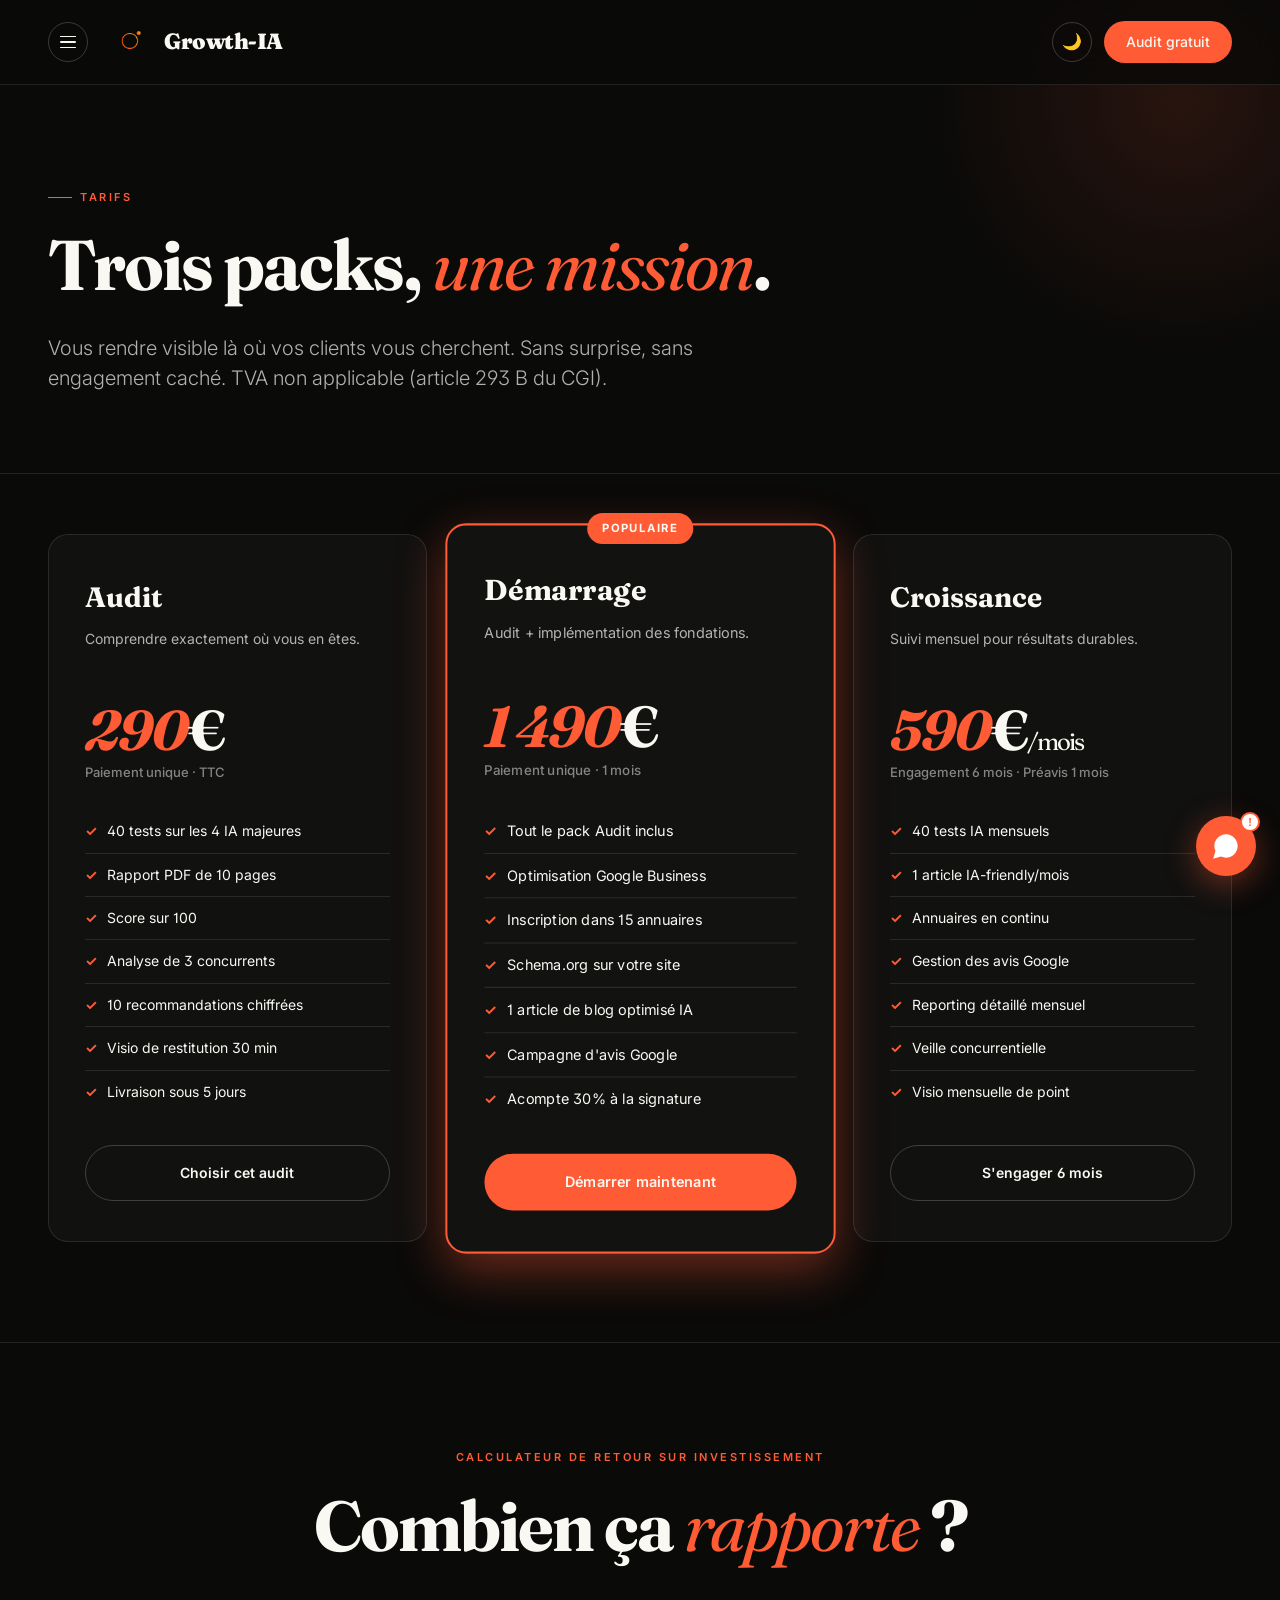
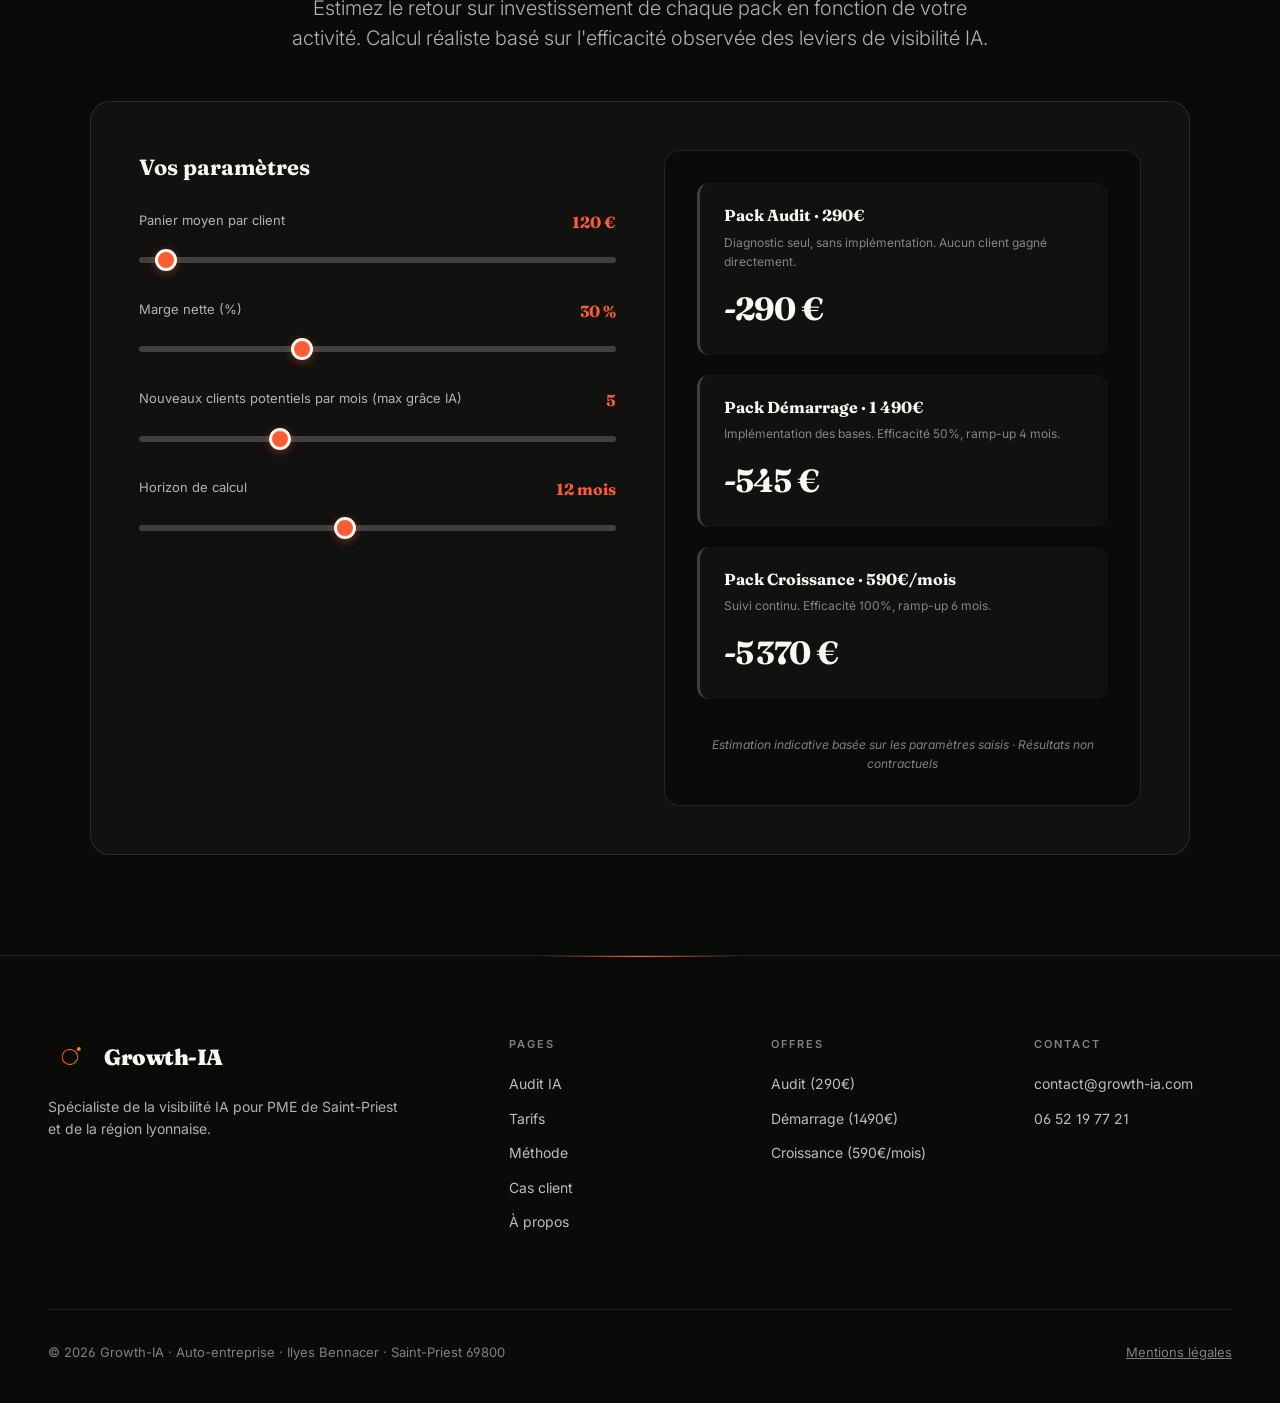
<file: tarifs.html>
<!DOCTYPE html>
<html lang="fr">
<head>
<meta charset="UTF-8">
<meta name="viewport" content="width=device-width, initial-scale=1.0">
<title>Tarifs · Growth-IA</title>

<meta property="og:type" content="website">
<meta property="og:url" content="https://growth-ia.com/tarifs.html">
<meta property="og:title" content="Tarifs — 3 packs adaptés · Growth-IA">
<meta property="og:description" content="Audit (290€), Démarrage (1490€), Croissance (590€/mois). Calculez votre ROI avec notre simulateur.">
<meta property="og:image" content="https://growth-ia.com/assets/og-image.jpg">
<meta property="og:image:width" content="1200">
<meta property="og:image:height" content="630">
<meta property="og:site_name" content="Growth-IA">
<meta property="og:locale" content="fr_FR">

<meta name="twitter:card" content="summary_large_image">
<meta name="twitter:title" content="Tarifs — 3 packs adaptés · Growth-IA">
<meta name="twitter:description" content="Audit (290€), Démarrage (1490€), Croissance (590€/mois). Calculez votre ROI avec notre simulateur.">
<meta name="twitter:image" content="https://growth-ia.com/assets/og-image.jpg">

<meta name="description" content="3 packs adaptés : Audit (290€), Démarrage (1490€), Croissance (590€/mois). Calculez votre ROI.">
<link rel="icon" type="image/png" sizes="32x32" href="assets/favicon.png">
<link rel="icon" type="image/png" sizes="16x16" href="assets/favicon.png">
<link rel="apple-touch-icon" sizes="180x180" href="assets/favicon.png">
<link rel="preconnect" href="https://fonts.googleapis.com">
<link rel="preconnect" href="https://fonts.gstatic.com" crossorigin>
<link href="https://fonts.googleapis.com/css2?family=Fraunces:opsz,wght@9..144,400;9..144,500;9..144,700;9..144,900&family=Inter:wght@300;400;500;600&family=JetBrains+Mono:wght@400;500&display=swap" rel="stylesheet">
<link rel="stylesheet" href="styles.css">
<style>
.pricing-section {
  padding: 60px 48px 100px;
  background: var(--bg);
}
.pricing-grid {
  max-width: 1280px;
  margin: 0 auto;
  display: grid;
  grid-template-columns: repeat(3, 1fr);
  gap: 24px;
}
.pricing-card {
  background: var(--bg-card);
  border: 1px solid var(--border);
  border-radius: 20px;
  padding: 40px 36px;
  position: relative;
  transition: all 0.4s;
  display: flex;
  flex-direction: column;
}
.pricing-card.featured {
  border: 2px solid var(--accent);
  box-shadow: 0 16px 48px var(--accent-glow);
  transform: scale(1.03);
}
.pricing-card.featured::before {
  content: 'POPULAIRE';
  position: absolute;
  top: -12px; left: 50%;
  transform: translateX(-50%);
  background: var(--accent);
  color: var(--paper);
  font-size: 11px;
  font-weight: 700;
  letter-spacing: 1.5px;
  padding: 6px 14px;
  border-radius: 100px;
}
.pricing-card:hover:not(.featured) {
  transform: translateY(-6px);
  border-color: var(--accent);
}
.pricing-name {
  font-family: 'Fraunces', serif;
  font-size: 28px;
  font-weight: 700;
  margin-bottom: 8px;
  color: var(--ink);
}
.pricing-desc {
  font-size: 14px;
  color: var(--ink-soft);
  margin-bottom: 32px;
  line-height: 1.5;
  min-height: 42px;
}
.pricing-price {
  font-family: 'Fraunces', serif;
  font-size: 56px;
  font-weight: 700;
  letter-spacing: -2px;
  line-height: 1;
  color: var(--ink);
  margin-bottom: 4px;
}
.pricing-price em { color: var(--accent); font-style: italic; }
.pricing-price-suffix {
  font-size: 13px;
  color: var(--ink-mute);
  margin-bottom: 28px;
  font-weight: 500;
}
.pricing-features { list-style: none; margin-bottom: 32px; flex: 1; }
.pricing-features li {
  padding: 10px 0;
  border-bottom: 1px solid var(--border);
  font-size: 14px;
  color: var(--ink);
  display: flex;
  align-items: flex-start;
  gap: 10px;
}
.pricing-features li:last-child { border-bottom: none; }
.pricing-features li::before {
  content: '✓';
  color: var(--accent);
  font-weight: bold;
  flex-shrink: 0;
}
.pricing-cta {
  display: block;
  text-align: center;
  padding: 16px 24px;
  border-radius: 100px;
  text-decoration: none;
  font-weight: 600;
  font-size: 14px;
  transition: all 0.3s;
}
.pricing-cta.primary {
  background: var(--accent);
  color: var(--paper);
}
.pricing-cta.primary:hover {
  background: #ff7253;
  box-shadow: 0 8px 24px var(--accent-glow);
}
.pricing-cta.ghost {
  border: 1px solid var(--border-strong);
  color: var(--ink);
}
.pricing-cta.ghost:hover {
  border-color: var(--accent);
  color: var(--accent);
}

/* ROI CALCULATOR */
.roi-section {
  padding: 100px 48px;
  background: var(--bg);
  border-top: 1px solid var(--border);
}
.roi-content { max-width: 1100px; margin: 0 auto; }
.roi-wrapper {
  background: var(--bg-card);
  border: 1px solid var(--border);
  border-radius: 20px;
  padding: 48px;
  margin-top: 48px;
  display: grid;
  grid-template-columns: 1fr 1fr;
  gap: 48px;
}
.roi-inputs h3 {
  font-family: 'Fraunces', serif;
  font-size: 22px;
  margin-bottom: 24px;
  color: var(--ink);
}
.roi-input-group { margin-bottom: 28px; }
.roi-input-label {
  display: flex;
  justify-content: space-between;
  font-size: 13px;
  color: var(--ink-soft);
  margin-bottom: 10px;
}
.roi-input-value {
  color: var(--accent);
  font-weight: 700;
  font-family: 'Fraunces', serif;
  font-size: 16px;
}
.roi-slider {
  width: 100%;
  -webkit-appearance: none;
  appearance: none;
  height: 6px;
  background: var(--border-strong);
  border-radius: 3px;
  outline: none;
}
.roi-slider::-webkit-slider-thumb {
  -webkit-appearance: none;
  width: 22px; height: 22px;
  background: var(--accent);
  border-radius: 50%;
  cursor: pointer;
  border: 3px solid var(--paper);
  box-shadow: 0 2px 8px var(--accent-glow);
}
.roi-slider::-moz-range-thumb {
  width: 22px; height: 22px;
  background: var(--accent);
  border-radius: 50%;
  cursor: pointer;
  border: 3px solid var(--paper);
}
.roi-results {
  background: var(--bg);
  border-radius: 16px;
  padding: 32px;
  display: flex;
  flex-direction: column;
  gap: 20px;
  border: 1px solid var(--border);
}
.roi-result-row {
  padding: 20px 24px;
  border-radius: 12px;
  background: var(--bg-card);
  border-left: 3px solid var(--border-strong);
}
.roi-result-row.winner {
  border-left-color: var(--accent);
  background: var(--accent-soft);
}
.roi-result-pack {
  font-family: 'Fraunces', serif;
  font-weight: 700;
  font-size: 16px;
  margin-bottom: 4px;
  color: var(--ink);
}
.roi-result-detail {
  font-size: 12px;
  color: var(--ink-mute);
  margin-bottom: 12px;
}
.roi-result-roi {
  font-family: 'Fraunces', serif;
  font-size: 32px;
  font-weight: 700;
  letter-spacing: -1px;
  color: var(--ink);
}
.roi-result-roi.positive { color: var(--green); }
.roi-result-roi em { color: var(--accent); font-style: italic; }
.roi-disclaimer {
  font-size: 12px;
  color: var(--ink-mute);
  font-style: italic;
  margin-top: 16px;
  text-align: center;
}
@media (max-width: 1024px) {
  .pricing-grid { grid-template-columns: 1fr; max-width: 480px; }
  .pricing-card.featured { transform: none; }
  .roi-wrapper { grid-template-columns: 1fr; padding: 28px; }
}
@media (max-width: 768px) {
  .pricing-section, .roi-section { padding-left: 20px; padding-right: 20px; }
}
</style>
</head>
<body>
<div class="scroll-progress" id="scrollProgress"></div>
<nav id="nav">
  <div class="nav-left">
    <button class="menu-toggle" aria-label="Ouvrir le menu">
      <span class="menu-toggle-icon"><span></span><span></span><span></span></span>
    </button>
    <a href="/" class="logo"><img src="assets/logo-symbole.png" alt="Growth-IA" class="logo-img"><span class="logo-text">Growth-IA</span></a>
  </div>
  <div class="nav-actions">
    <button class="theme-toggle" id="themeToggle" aria-label="Changer de thème">
      <span class="icon-moon">🌙</span>
      <span class="icon-sun">☀️</span>
    </button>
    <a href="/contact" class="cta-nav">Audit gratuit</a>
  </div>
</nav>

<div class="nav-overlay" id="navOverlay"></div>

<aside class="nav-panel" id="navPanel">
  <ul class="nav-links">
    <li><a href="/">Accueil</a></li>
    <li><a href="/audit">Audit IA</a></li>
    <li><a href="/tarifs" class="active">Tarifs</a></li>
    <li><a href="/methode">Méthode</a></li>
    <li><a href="/cas-client">Cas client</a></li>
    <li><a href="/blog">Blog</a></li>
    <li><a href="/apropos">À propos</a></li>
    <li><a href="/contact">Contact</a></li>
  </ul>
  <div class="nav-panel-footer">
    <div class="nav-panel-footer-label">Contact direct</div>
    <div class="nav-panel-footer-contact">
      <a href="mailto:contact@growth-ia.com">contact@growth-ia.com</a>
      <a href="tel:0652197721">06 52 19 77 21</a>
      <a href="https://growth-ia.com">growth-ia.com</a>
    </div>
  </div>
</aside>

<section class="page-hero">
  <div class="page-hero-content">
    <div class="section-label fade-in">Tarifs</div>
    <h1 class="page-title fade-in">Trois packs, <em>une mission</em>.</h1>
    <p class="page-hero-subtitle fade-in">Vous rendre visible là où vos clients vous cherchent. Sans surprise, sans engagement caché. TVA non applicable (article 293 B du CGI).</p>
  </div>
</section>

<section class="pricing-section">
  <div class="pricing-grid">
    <div class="pricing-card fade-in" id="audit">
      <div class="pricing-name">Audit</div>
      <div class="pricing-desc">Comprendre exactement où vous en êtes.</div>
      <div class="pricing-price"><em>290</em>€</div>
      <div class="pricing-price-suffix">Paiement unique · TTC</div>
      <ul class="pricing-features">
        <li>40 tests sur les 4 IA majeures</li>
        <li>Rapport PDF de 10 pages</li>
        <li>Score sur 100</li>
        <li>Analyse de 3 concurrents</li>
        <li>10 recommandations chiffrées</li>
        <li>Visio de restitution 30 min</li>
        <li>Livraison sous 5 jours</li>
      </ul>
      <a href="/contact?pack=audit" class="pricing-cta ghost">Choisir cet audit</a>
    </div>
    <div class="pricing-card featured fade-in" id="demarrage">
      <div class="pricing-name">Démarrage</div>
      <div class="pricing-desc">Audit + implémentation des fondations.</div>
      <div class="pricing-price"><em>1 490</em>€</div>
      <div class="pricing-price-suffix">Paiement unique · 1 mois</div>
      <ul class="pricing-features">
        <li>Tout le pack Audit inclus</li>
        <li>Optimisation Google Business</li>
        <li>Inscription dans 15 annuaires</li>
        <li>Schema.org sur votre site</li>
        <li>1 article de blog optimisé IA</li>
        <li>Campagne d'avis Google</li>
        <li>Acompte 30% à la signature</li>
      </ul>
      <a href="/contact?pack=demarrage" class="pricing-cta primary">Démarrer maintenant</a>
    </div>
    <div class="pricing-card fade-in" id="croissance">
      <div class="pricing-name">Croissance</div>
      <div class="pricing-desc">Suivi mensuel pour résultats durables.</div>
      <div class="pricing-price"><em>590</em>€<span style="font-size: 24px; font-weight: 400;">/mois</span></div>
      <div class="pricing-price-suffix">Engagement 6 mois · Préavis 1 mois</div>
      <ul class="pricing-features">
        <li>40 tests IA mensuels</li>
        <li>1 article IA-friendly/mois</li>
        <li>Annuaires en continu</li>
        <li>Gestion des avis Google</li>
        <li>Reporting détaillé mensuel</li>
        <li>Veille concurrentielle</li>
        <li>Visio mensuelle de point</li>
      </ul>
      <a href="/contact?pack=croissance" class="pricing-cta ghost">S'engager 6 mois</a>
    </div>
  </div>
</section>

<section class="roi-section">
  <div class="roi-content">
    <div style="text-align: center;">
      <div class="section-label fade-in" style="display: inline-block;">Calculateur de retour sur investissement</div>
      <h2 class="section-title fade-in">Combien ça <em>rapporte</em> ?</h2>
      <p class="page-hero-subtitle fade-in" style="margin: 0 auto;">Estimez le retour sur investissement de chaque pack en fonction de votre activité. Calcul réaliste basé sur l'efficacité observée des leviers de visibilité IA.</p>
    </div>
    <div class="roi-wrapper fade-in">
      <div class="roi-inputs">
        <h3>Vos paramètres</h3>
        <div class="roi-input-group">
          <div class="roi-input-label">Panier moyen par client <span class="roi-input-value" id="basketLabel">120 €</span></div>
          <input type="range" class="roi-slider" id="basketSlider" min="50" max="2000" step="10" value="120">
        </div>
        <div class="roi-input-group">
          <div class="roi-input-label">Marge nette (%) <span class="roi-input-value" id="marginLabel">30 %</span></div>
          <input type="range" class="roi-slider" id="marginSlider" min="10" max="70" step="1" value="30">
        </div>
        <div class="roi-input-group">
          <div class="roi-input-label">Nouveaux clients potentiels par mois (max grâce IA) <span class="roi-input-value" id="clientsLabel">5</span></div>
          <input type="range" class="roi-slider" id="clientsSlider" min="1" max="15" step="1" value="5">
        </div>
        <div class="roi-input-group">
          <div class="roi-input-label">Horizon de calcul <span class="roi-input-value" id="horizonLabel">12 mois</span></div>
          <input type="range" class="roi-slider" id="horizonSlider" min="3" max="24" step="1" value="12">
        </div>
      </div>
      <div class="roi-results">
        <div class="roi-result-row" id="auditResult">
          <div class="roi-result-pack">Pack Audit · 290€</div>
          <div class="roi-result-detail">Diagnostic seul, sans implémentation. Aucun client gagné directement.</div>
          <div class="roi-result-roi" id="auditRoi">-290 €</div>
        </div>
        <div class="roi-result-row" id="demarrageResult">
          <div class="roi-result-pack">Pack Démarrage · 1 490€</div>
          <div class="roi-result-detail">Implémentation des bases. Efficacité 50%, ramp-up 4 mois.</div>
          <div class="roi-result-roi" id="demarrageRoi">+0 €</div>
        </div>
        <div class="roi-result-row" id="croissanceResult">
          <div class="roi-result-pack">Pack Croissance · 590€/mois</div>
          <div class="roi-result-detail">Suivi continu. Efficacité 100%, ramp-up 6 mois.</div>
          <div class="roi-result-roi" id="croissanceRoi">+0 €</div>
        </div>
        <div class="roi-disclaimer">Estimation indicative basée sur les paramètres saisis · Résultats non contractuels</div>
      </div>
    </div>
  </div>
</section>

<footer>
  <div class="footer-content">
    <div>
      <a href="/" class="logo" style="margin-bottom: 16px;"><img src="assets/logo-symbole.png" alt="Growth-IA" class="logo-img"><span class="logo-text">Growth-IA</span></a>
      <p class="footer-brand">Spécialiste de la visibilité IA pour PME de Saint-Priest et de la région lyonnaise.</p>
    </div>
    <div class="footer-col"><h4>Pages</h4><a href="/audit">Audit IA</a><a href="/tarifs">Tarifs</a><a href="/methode">Méthode</a><a href="/cas-client">Cas client</a><a href="/apropos">À propos</a></div>
    <div class="footer-col"><h4>Offres</h4><a href="/tarifs#audit">Audit (290€)</a><a href="/tarifs#demarrage">Démarrage (1490€)</a><a href="/tarifs#croissance">Croissance (590€/mois)</a></div>
    <div class="footer-col"><h4>Contact</h4><a href="mailto:contact@growth-ia.com">contact@growth-ia.com</a><a href="tel:0652197721">06 52 19 77 21</a></div>
  </div>
  <div class="footer-bottom">
    <span>© 2026 Growth-IA · Auto-entreprise · Ilyes Bennacer · Saint-Priest 69800</span>
    <span><a href="/mentions" style="color: inherit;">Mentions légales</a></span>
  </div>
</footer>

<button class="chat-bubble-trigger" id="chatTrigger"><svg viewBox="0 0 24 24"><path d="M12 2C6.48 2 2 6.48 2 12c0 1.54.36 3 .97 4.29L1 23l6.71-1.97C9 21.64 10.46 22 12 22h.01c5.52 0 10-4.48 10-10S17.52 2 12 2z"/></svg><span class="chat-badge" id="chatBadge">!</span></button>
<div class="chat-window" id="chatWindow">
  <div class="chat-header"><div class="chat-avatar-bot">G</div><div class="chat-header-info"><div class="name">Assistant Growth-IA</div><div class="status">En ligne · Réponse instantanée</div></div></div>
  <div class="chat-messages" id="chatMessages"></div>
  <div class="chat-typing" id="chatTyping"><span></span><span></span><span></span></div>
  <div class="chat-suggestions" id="chatSuggestions" style="display: none;"></div>
  <div class="chat-input-wrap"><input type="text" class="chat-input" id="chatInput" placeholder="Posez votre question..."><button class="chat-send" id="chatSend">→</button></div>
</div>

<script src="script.js"></script>
<script>
function fmt(n) { return Math.round(n).toLocaleString('fr-FR') + ' €'; }
function calculateROI() {
  const basket = +document.getElementById('basketSlider').value;
  const margin = +document.getElementById('marginSlider').value / 100;
  const clients = +document.getElementById('clientsSlider').value;
  const horizon = +document.getElementById('horizonSlider').value;
  
  document.getElementById('basketLabel').textContent = basket + ' €';
  document.getElementById('marginLabel').textContent = (margin*100).toFixed(0) + ' %';
  document.getElementById('clientsLabel').textContent = clients;
  document.getElementById('horizonLabel').textContent = horizon + ' mois';
  
  const profitPerClient = basket * margin;
  
  // Audit : 0% efficacité (diagnostic seulement)
  const auditROI = -290;
  
  // Démarrage : 50% efficacité, ramp-up 4 mois
  let demarrageGain = 0;
  for (let m = 1; m <= horizon; m++) {
    const rampFactor = Math.min(m / 4, 1);
    demarrageGain += clients * 0.5 * rampFactor * profitPerClient;
  }
  const demarrageROI = demarrageGain - 1490;
  
  // Croissance : 100% efficacité, ramp-up 6 mois
  let croissanceGain = 0;
  for (let m = 1; m <= horizon; m++) {
    const rampFactor = Math.min(m / 6, 1);
    croissanceGain += clients * 1.0 * rampFactor * profitPerClient;
  }
  const croissanceCost = 590 * horizon;
  const croissanceROI = croissanceGain - croissanceCost;
  
  const auditEl = document.getElementById('auditRoi');
  const demEl = document.getElementById('demarrageRoi');
  const croEl = document.getElementById('croissanceRoi');
  
  auditEl.textContent = fmt(auditROI);
  demEl.textContent = (demarrageROI >= 0 ? '+' : '') + fmt(demarrageROI);
  croEl.textContent = (croissanceROI >= 0 ? '+' : '') + fmt(croissanceROI);
  
  auditEl.className = 'roi-result-roi';
  demEl.className = 'roi-result-roi' + (demarrageROI > 0 ? ' positive' : '');
  croEl.className = 'roi-result-roi' + (croissanceROI > 0 ? ' positive' : '');
  
  document.querySelectorAll('.roi-result-row').forEach(r => r.classList.remove('winner'));
  const max = Math.max(auditROI, demarrageROI, croissanceROI);
  if (max === croissanceROI && croissanceROI > 0) document.getElementById('croissanceResult').classList.add('winner');
  else if (max === demarrageROI && demarrageROI > 0) document.getElementById('demarrageResult').classList.add('winner');
}
['basketSlider', 'marginSlider', 'clientsSlider', 'horizonSlider'].forEach(id => {
  document.getElementById(id).addEventListener('input', calculateROI);
});
calculateROI();
</script>
</body>
</html>
</file>
<file: styles.css>
/* ==========================================================================
   GROWTH-IA · STYLES V4
   Système de design : sombre/orange premium avec mode clair switchable
   ========================================================================== */

:root {
  /* Couleurs sombres (par défaut) */
  --bg: #0a0a09;
  --bg-elev: #15151200;
  --bg-card: rgba(250,248,243,0.03);
  --ink: #faf8f3;
  --ink-soft: rgba(250,248,243,0.7);
  --ink-mute: rgba(250,248,243,0.5);
  --border: rgba(250,248,243,0.1);
  --border-strong: rgba(250,248,243,0.2);
  --accent: #ff5b35;
  --accent-soft: rgba(255,91,53,0.12);
  --accent-glow: rgba(255,91,53,0.4);
  --gold: #c9a96e;
  --green: #10b981;
  --red: #ef4444;
  --yellow: #fbbf24;
  --grid: rgba(250,248,243,0.04);
  --paper: #faf8f3;
  --shadow-glow: 0 24px 60px rgba(255,91,53,0.15);
  --shadow-card: 0 4px 16px rgba(0,0,0,0.3);
}

/* Mode clair */
:root[data-theme="light"] {
  --bg: #faf8f3;
  --bg-elev: #ffffff;
  --bg-card: #ffffff;
  --ink: #0a0a09;
  --ink-soft: rgba(10,10,9,0.75);
  --ink-mute: rgba(10,10,9,0.5);
  --border: rgba(10,10,9,0.08);
  --border-strong: rgba(10,10,9,0.15);
  --accent: #e63d18;
  --accent-soft: rgba(230,61,24,0.08);
  --accent-glow: rgba(230,61,24,0.3);
  --grid: rgba(10,10,9,0.03);
  --paper: #ffffff;
  --shadow-glow: 0 24px 60px rgba(230,61,24,0.1);
  --shadow-card: 0 4px 16px rgba(10,10,9,0.06);
}

* { margin: 0; padding: 0; box-sizing: border-box; }
html { scroll-behavior: smooth; }
html, body { background: var(--bg); }

body {
  font-family: 'Inter', -apple-system, BlinkMacSystemFont, sans-serif;
  background: var(--bg);
  color: var(--ink);
  line-height: 1.6;
  font-weight: 400;
  overflow-x: hidden;
  transition: background 0.3s ease, color 0.3s ease;
  font-feature-settings: "ss01", "cv01";
}

.serif { font-family: 'Fraunces', 'Playfair Display', Georgia, serif; }
.mono { font-family: 'JetBrains Mono', monospace; }

::selection { background: var(--accent); color: var(--paper); }

/* ==========================================================================
   SCROLL PROGRESS
   ========================================================================== */
.scroll-progress {
  position: fixed;
  top: 0; left: 0;
  height: 2px;
  background: linear-gradient(90deg, var(--accent), #ff8c66);
  z-index: 1000;
  width: 0%;
  transition: width 0.1s;
  box-shadow: 0 0 8px var(--accent-glow);
}

/* ==========================================================================
   NAVIGATION V4.1 — Menu hamburger toujours visible (style Linear/Stripe)
   ========================================================================== */
nav {
  position: fixed;
  top: 0; left: 0; right: 0;
  z-index: 100;
  padding: 20px 48px;
  display: flex;
  justify-content: space-between;
  align-items: center;
  background: color-mix(in srgb, var(--bg) 85%, transparent);
  backdrop-filter: blur(20px) saturate(180%);
  -webkit-backdrop-filter: blur(20px) saturate(180%);
  border-bottom: 1px solid var(--border);
  transition: padding 0.3s, background 0.3s;
}
nav.scrolled { padding: 14px 48px; }

.logo {
  font-family: 'Fraunces', serif;
  font-weight: 900;
  font-size: 22px;
  letter-spacing: -0.5px;
  color: var(--ink);
  text-decoration: none;
  display: flex;
  align-items: center;
  gap: 12px;
  z-index: 101;
}
.logo-img {
  width: 44px;
  height: 44px;
  object-fit: contain;
  display: block;
}
.logo-text {
  font-family: 'Fraunces', serif;
  font-weight: 900;
  letter-spacing: -0.5px;
  font-size: 22px;
}

.nav-left {
  display: flex;
  align-items: center;
  gap: 20px;
  z-index: 101;
}
.logo-dot {
  width: 9px;
  height: 9px;
  background: var(--accent);
  border-radius: 50%;
  animation: pulse 2.5s infinite;
  box-shadow: 0 0 12px var(--accent-glow);
}
@keyframes pulse {
  0%, 100% { opacity: 1; transform: scale(1); }
  50% { opacity: 0.6; transform: scale(1.4); }
}

.nav-actions {
  display: flex;
  align-items: center;
  gap: 12px;
  z-index: 101;
}

.theme-toggle {
  background: transparent;
  border: 1px solid var(--border-strong);
  color: var(--ink);
  width: 40px;
  height: 40px;
  border-radius: 50%;
  cursor: pointer;
  display: flex;
  align-items: center;
  justify-content: center;
  transition: all 0.3s;
  font-size: 16px;
}
.theme-toggle:hover {
  border-color: var(--accent);
  color: var(--accent);
  transform: rotate(15deg);
}
.theme-toggle .icon-sun { display: none; }
.theme-toggle .icon-moon { display: inline; }
:root[data-theme="light"] .theme-toggle .icon-sun { display: inline; }
:root[data-theme="light"] .theme-toggle .icon-moon { display: none; }

.cta-nav {
  background: var(--accent);
  color: var(--paper);
  padding: 10px 22px;
  border-radius: 100px;
  text-decoration: none;
  font-size: 14px;
  font-weight: 500;
  transition: all 0.3s;
  position: relative;
  overflow: hidden;
}
.cta-nav::before {
  content: '';
  position: absolute;
  inset: 0;
  background: linear-gradient(135deg, transparent 30%, rgba(255,255,255,0.15) 50%, transparent 70%);
  transform: translateX(-100%);
  transition: transform 0.6s;
}
.cta-nav:hover::before { transform: translateX(100%); }
.cta-nav:hover {
  background: #ff7253;
  transform: translateY(-1px);
  box-shadow: 0 8px 20px var(--accent-glow);
}

/* MENU TOGGLE - toujours visible */
.menu-toggle {
  background: transparent;
  border: 1px solid var(--border-strong);
  color: var(--ink);
  width: 40px;
  height: 40px;
  border-radius: 50%;
  cursor: pointer;
  display: flex;
  align-items: center;
  justify-content: center;
  transition: all 0.3s;
  padding: 0;
  font-family: inherit;
}
.menu-toggle:hover {
  border-color: var(--accent);
  color: var(--accent);
}
.menu-toggle-icon {
  display: flex;
  flex-direction: column;
  gap: 4px;
}
.menu-toggle-icon span {
  display: block;
  width: 16px;
  height: 1.5px;
  background: currentColor;
  border-radius: 2px;
  transition: all 0.3s;
}
.menu-toggle.open .menu-toggle-icon span:nth-child(1) {
  transform: translateY(5.5px) rotate(45deg);
}
.menu-toggle.open .menu-toggle-icon span:nth-child(2) {
  opacity: 0;
}
.menu-toggle.open .menu-toggle-icon span:nth-child(3) {
  transform: translateY(-5.5px) rotate(-45deg);
}

/* PANEL MENU SLIDE-IN */
.nav-overlay {
  position: fixed;
  inset: 0;
  background: rgba(0,0,0,0.5);
  backdrop-filter: blur(8px);
  z-index: 99;
  opacity: 0;
  pointer-events: none;
  transition: opacity 0.3s;
}
.nav-overlay.open {
  opacity: 1;
  pointer-events: auto;
}

.nav-panel {
  position: fixed;
  top: 0;
  left: 0;
  width: 420px;
  max-width: 90vw;
  height: 100vh;
  background: var(--bg);
  border-right: 1px solid var(--border);
  z-index: 100;
  padding: 100px 48px 48px;
  transform: translateX(-100%);
  transition: transform 0.5s cubic-bezier(0.4, 0, 0.2, 1);
  display: flex;
  flex-direction: column;
  overflow-y: auto;
  text-align: left;
}
.nav-panel.open {
  transform: translateX(0);
}

.nav-links {
  list-style: none;
  display: flex;
  flex-direction: column;
  gap: 4px;
  margin-bottom: 48px;
  padding: 0;
  text-align: left;
}
.nav-links li {
  border-bottom: 1px solid var(--border);
  text-align: left;
}
.nav-links li:last-child { border-bottom: none; }
.nav-links a {
  color: var(--ink);
  text-decoration: none;
  font-family: 'Fraunces', serif;
  font-size: 28px;
  font-weight: 700;
  letter-spacing: -0.5px;
  padding: 16px 0;
  display: flex;
  align-items: center;
  justify-content: space-between;
  transition: all 0.3s;
  opacity: 0;
  transform: translateX(-20px);
  text-align: left;
}
.nav-panel.open .nav-links a {
  opacity: 1;
  transform: translateX(0);
}
.nav-panel.open .nav-links li:nth-child(1) a { transition-delay: 0.1s; }
.nav-panel.open .nav-links li:nth-child(2) a { transition-delay: 0.15s; }
.nav-panel.open .nav-links li:nth-child(3) a { transition-delay: 0.2s; }
.nav-panel.open .nav-links li:nth-child(4) a { transition-delay: 0.25s; }
.nav-panel.open .nav-links li:nth-child(5) a { transition-delay: 0.3s; }
.nav-panel.open .nav-links li:nth-child(6) a { transition-delay: 0.35s; }
.nav-links a::after {
  content: '→';
  color: var(--accent);
  font-family: 'Inter', sans-serif;
  font-size: 22px;
  opacity: 0;
  transform: translateX(-10px);
  transition: all 0.3s;
}
.nav-links a:hover {
  color: var(--accent);
  padding-left: 12px;
}
.nav-links a:hover::after,
.nav-links a.active::after {
  opacity: 1;
  transform: translateX(0);
}
.nav-links a.active { color: var(--accent); }

.nav-panel-footer {
  margin-top: auto;
  padding-top: 32px;
  border-top: 1px solid var(--border);
}
.nav-panel-footer-label {
  font-size: 11px;
  letter-spacing: 2px;
  text-transform: uppercase;
  color: var(--ink-mute);
  margin-bottom: 16px;
}
.nav-panel-footer-contact {
  display: flex;
  flex-direction: column;
  gap: 8px;
}
.nav-panel-footer-contact a {
  color: var(--ink);
  text-decoration: none;
  font-size: 14px;
  opacity: 0.75;
  transition: opacity 0.2s;
}
.nav-panel-footer-contact a:hover { opacity: 1; color: var(--accent); }

@media (max-width: 768px) {
  nav { padding: 16px 20px; }
  nav.scrolled { padding: 12px 20px; }
  .nav-panel { padding: 80px 24px 24px; }
  .nav-links a { font-size: 22px; }
  .cta-nav { display: none; }
}

/* ==========================================================================
   COMPOSANTS COMMUNS
   ========================================================================== */
.section-label {
  display: inline-flex;
  align-items: center;
  gap: 8px;
  font-size: 11px;
  font-weight: 600;
  letter-spacing: 2.5px;
  text-transform: uppercase;
  color: var(--accent);
  margin-bottom: 24px;
}
.section-label::before {
  content: '';
  width: 24px;
  height: 1px;
  background: var(--accent);
}

h1.page-title, h2.section-title {
  font-family: 'Fraunces', serif;
  font-size: clamp(40px, 5.5vw, 80px);
  font-weight: 700;
  letter-spacing: -2px;
  line-height: 1;
  margin-bottom: 32px;
  color: var(--ink);
}
h1.page-title em, h2.section-title em {
  font-style: italic;
  color: var(--accent);
  font-weight: 400;
}

.btn-primary {
  background: var(--accent);
  color: var(--paper);
  padding: 18px 32px;
  border-radius: 100px;
  text-decoration: none;
  font-weight: 500;
  font-size: 15px;
  transition: all 0.3s cubic-bezier(0.4, 0, 0.2, 1);
  display: inline-flex;
  align-items: center;
  gap: 10px;
  border: none;
  cursor: pointer;
  font-family: inherit;
  position: relative;
  overflow: hidden;
}
.btn-primary::before {
  content: '';
  position: absolute;
  top: 0; left: -100%;
  width: 100%; height: 100%;
  background: linear-gradient(90deg, transparent, rgba(255,255,255,0.2), transparent);
  transition: left 0.6s;
}
.btn-primary:hover::before { left: 100%; }
.btn-primary:hover {
  background: #ff7253;
  transform: translateY(-2px);
  box-shadow: 0 16px 40px var(--accent-glow);
}
.btn-primary span:last-child { transition: transform 0.3s; }
.btn-primary:hover span:last-child { transform: translateX(4px); }

.btn-secondary {
  color: var(--ink);
  text-decoration: none;
  font-weight: 500;
  font-size: 15px;
  padding: 18px 0;
  border-bottom: 1px solid var(--ink);
  transition: opacity 0.3s;
  display: inline-flex;
  align-items: center;
  gap: 8px;
}
.btn-secondary:hover { opacity: 0.7; }

.btn-ghost {
  background: var(--bg-card);
  color: var(--ink);
  padding: 14px 24px;
  border-radius: 100px;
  text-decoration: none;
  font-weight: 500;
  font-size: 14px;
  border: 1px solid var(--border-strong);
  transition: all 0.3s;
  display: inline-flex;
  align-items: center;
  gap: 8px;
}
.btn-ghost:hover {
  border-color: var(--accent);
  color: var(--accent);
}

/* ==========================================================================
   PAGE HERO (interne)
   ========================================================================== */
.page-hero {
  padding: 180px 48px 80px;
  position: relative;
  background: var(--bg);
  border-bottom: 1px solid var(--border);
  overflow: hidden;
}
.page-hero::before {
  content: '';
  position: absolute;
  top: -200px; right: -200px;
  width: 600px; height: 600px;
  background: radial-gradient(circle, var(--accent-soft), transparent 60%);
  pointer-events: none;
}
.page-hero-content { max-width: 1200px; margin: 0 auto; position: relative; }
.page-hero-subtitle {
  font-size: 20px;
  line-height: 1.5;
  max-width: 720px;
  color: var(--ink-soft);
  font-weight: 300;
}

/* ==========================================================================
   FOOTER
   ========================================================================== */
footer {
  background: var(--bg);
  color: var(--ink);
  padding: 80px 48px 40px;
  border-top: 1px solid var(--border);
  position: relative;
  overflow: hidden;
}
footer::before {
  content: '';
  position: absolute;
  top: 0; left: 50%;
  transform: translateX(-50%);
  width: 200px; height: 1px;
  background: linear-gradient(90deg, transparent, var(--accent), transparent);
}
.footer-content {
  max-width: 1200px;
  margin: 0 auto;
  display: grid;
  grid-template-columns: 2fr 1fr 1fr 1fr;
  gap: 64px;
  margin-bottom: 64px;
}
.footer-brand {
  font-size: 14px;
  color: var(--ink-soft);
  line-height: 1.6;
  max-width: 360px;
}
.footer-col h4 {
  font-size: 11px;
  text-transform: uppercase;
  letter-spacing: 2px;
  margin-bottom: 20px;
  color: var(--ink-mute);
  font-weight: 600;
}
.footer-col a {
  display: block;
  color: var(--ink);
  text-decoration: none;
  font-size: 14px;
  margin-bottom: 12px;
  opacity: 0.75;
  transition: opacity 0.2s, transform 0.2s;
}
.footer-col a:hover { opacity: 1; transform: translateX(2px); }
.footer-bottom {
  max-width: 1200px;
  margin: 0 auto;
  padding-top: 32px;
  border-top: 1px solid var(--border);
  display: flex;
  justify-content: space-between;
  font-size: 13px;
  color: var(--ink-mute);
  flex-wrap: wrap;
  gap: 16px;
}

/* ==========================================================================
   ANIMATIONS REVEAL
   ========================================================================== */
.fade-in {
  opacity: 0;
  transform: translateY(24px);
  transition: opacity 0.8s cubic-bezier(0.4, 0, 0.2, 1), transform 0.8s cubic-bezier(0.4, 0, 0.2, 1);
}
.fade-in.visible { opacity: 1; transform: translateY(0); }

.slide-in-left {
  opacity: 0;
  transform: translateX(-30px);
  transition: opacity 0.8s ease, transform 0.8s ease;
}
.slide-in-left.visible { opacity: 1; transform: translateX(0); }

.slide-in-right {
  opacity: 0;
  transform: translateX(30px);
  transition: opacity 0.8s ease, transform 0.8s ease;
}
.slide-in-right.visible { opacity: 1; transform: translateX(0); }

.scale-in {
  opacity: 0;
  transform: scale(0.9);
  transition: opacity 0.8s ease, transform 0.8s ease;
}
.scale-in.visible { opacity: 1; transform: scale(1); }

/* ==========================================================================
   CHATBOT FLOTTANT
   ========================================================================== */
.chat-bubble-trigger {
  position: fixed;
  bottom: 24px;
  right: 24px;
  z-index: 90;
  width: 60px;
  height: 60px;
  background: var(--accent);
  border-radius: 50%;
  border: none;
  cursor: pointer;
  display: flex;
  align-items: center;
  justify-content: center;
  box-shadow: 0 8px 32px var(--accent-glow);
  transition: all 0.3s;
  animation: chatPulse 2.5s infinite;
}
@keyframes chatPulse {
  0%, 100% { box-shadow: 0 8px 32px var(--accent-glow), 0 0 0 0 var(--accent-glow); }
  50% { box-shadow: 0 8px 32px var(--accent-glow), 0 0 0 16px transparent; }
}
.chat-bubble-trigger:hover { transform: scale(1.08); }
.chat-bubble-trigger svg { width: 28px; height: 28px; fill: white; transition: transform 0.3s; }
.chat-bubble-trigger.open svg { transform: rotate(180deg); }
.chat-bubble-trigger .chat-badge {
  position: absolute;
  top: -4px; right: -4px;
  background: white;
  color: var(--accent);
  font-size: 11px;
  font-weight: 700;
  width: 20px;
  height: 20px;
  border-radius: 50%;
  display: flex;
  align-items: center;
  justify-content: center;
  border: 2px solid var(--accent);
}

.chat-window {
  position: fixed;
  bottom: 100px;
  right: 24px;
  z-index: 91;
  width: 380px;
  max-width: calc(100vw - 48px);
  height: 560px;
  max-height: calc(100vh - 140px);
  background: #ffffff;
  border-radius: 16px;
  box-shadow: 0 24px 60px rgba(0, 0, 0, 0.4);
  display: none;
  flex-direction: column;
  overflow: hidden;
  animation: chatSlideUp 0.3s ease;
}
.chat-window.open { display: flex; }
@keyframes chatSlideUp {
  from { opacity: 0; transform: translateY(20px); }
  to { opacity: 1; transform: translateY(0); }
}

.chat-header {
  background: #0a0a09;
  color: #faf8f3;
  padding: 20px;
  display: flex;
  align-items: center;
  gap: 12px;
}
.chat-avatar-bot {
  width: 40px;
  height: 40px;
  background: #ff5b35;
  border-radius: 50%;
  display: flex;
  align-items: center;
  justify-content: center;
  font-family: 'Fraunces', serif;
  font-weight: 900;
  font-size: 18px;
  position: relative;
  color: white;
}
.chat-avatar-bot::after {
  content: '';
  position: absolute;
  bottom: 2px; right: 2px;
  width: 10px;
  height: 10px;
  background: #10b981;
  border-radius: 50%;
  border: 2px solid #0a0a09;
}
.chat-header-info .name { font-weight: 600; font-size: 15px; }
.chat-header-info .status { font-size: 12px; opacity: 0.7; }

.chat-messages {
  flex: 1;
  overflow-y: auto;
  padding: 20px;
  display: flex;
  flex-direction: column;
  gap: 12px;
  background: #faf8f3;
  color: #0a0a09;
}
.chat-msg {
  max-width: 85%;
  padding: 12px 16px;
  border-radius: 16px;
  font-size: 14px;
  line-height: 1.5;
  word-wrap: break-word;
  animation: msgIn 0.3s ease;
}
@keyframes msgIn {
  from { opacity: 0; transform: translateY(10px); }
  to { opacity: 1; transform: translateY(0); }
}
.chat-msg.bot {
  background: rgba(10, 10, 9, 0.06);
  align-self: flex-start;
  border-bottom-left-radius: 4px;
}
.chat-msg.user {
  background: #0a0a09;
  color: #faf8f3;
  align-self: flex-end;
  border-bottom-right-radius: 4px;
}
.chat-msg.error {
  background: #fee;
  color: #c00;
  align-self: flex-start;
  font-size: 13px;
}

.chat-typing {
  align-self: flex-start;
  background: rgba(10, 10, 9, 0.06);
  padding: 12px 16px;
  border-radius: 16px;
  border-bottom-left-radius: 4px;
  display: none;
}
.chat-typing.show { display: flex; gap: 4px; }
.chat-typing span {
  width: 6px; height: 6px;
  background: rgba(10,10,9,0.5);
  border-radius: 50%;
  animation: typing 1.4s infinite;
}
.chat-typing span:nth-child(2) { animation-delay: 0.2s; }
.chat-typing span:nth-child(3) { animation-delay: 0.4s; }
@keyframes typing {
  0%, 60%, 100% { transform: translateY(0); opacity: 0.5; }
  30% { transform: translateY(-6px); opacity: 1; }
}

.chat-suggestions {
  padding: 12px 20px;
  display: flex;
  flex-wrap: wrap;
  gap: 8px;
  border-top: 1px solid rgba(10,10,9,0.08);
  background: #faf8f3;
}
.chat-suggestion {
  background: rgba(255,91,53,0.1);
  border: 1px solid rgba(255,91,53,0.3);
  color: #ff5b35;
  padding: 6px 12px;
  border-radius: 100px;
  font-size: 12px;
  cursor: pointer;
  font-family: inherit;
  transition: all 0.2s;
}
.chat-suggestion:hover { background: #ff5b35; color: white; }

.chat-input-wrap {
  padding: 16px 20px;
  border-top: 1px solid rgba(10,10,9,0.08);
  background: #faf8f3;
  display: flex;
  gap: 8px;
}
.chat-input {
  flex: 1;
  padding: 12px 16px;
  border: 1px solid rgba(10,10,9,0.15);
  border-radius: 100px;
  font-size: 14px;
  font-family: inherit;
  outline: none;
  background: white;
  color: #0a0a09;
}
.chat-input:focus { border-color: #ff5b35; }
.chat-send {
  background: #ff5b35;
  border: none;
  color: white;
  width: 44px;
  height: 44px;
  border-radius: 50%;
  cursor: pointer;
  font-size: 18px;
  transition: all 0.2s;
}
.chat-send:hover { background: #ff7253; transform: rotate(-15deg); }
.chat-send:disabled { opacity: 0.5; cursor: not-allowed; }

/* ==========================================================================
   RESPONSIVE
   ========================================================================== */
@media (max-width: 768px) {
  .page-hero { padding: 140px 20px 60px; }
  .footer-content { grid-template-columns: 1fr; gap: 40px; }
  footer { padding: 60px 20px 30px; }
  .chat-bubble-trigger { bottom: 16px; right: 16px; width: 56px; height: 56px; }
  .chat-window { bottom: 84px; right: 16px; width: calc(100vw - 32px); height: calc(100vh - 110px); }
}
</file>
